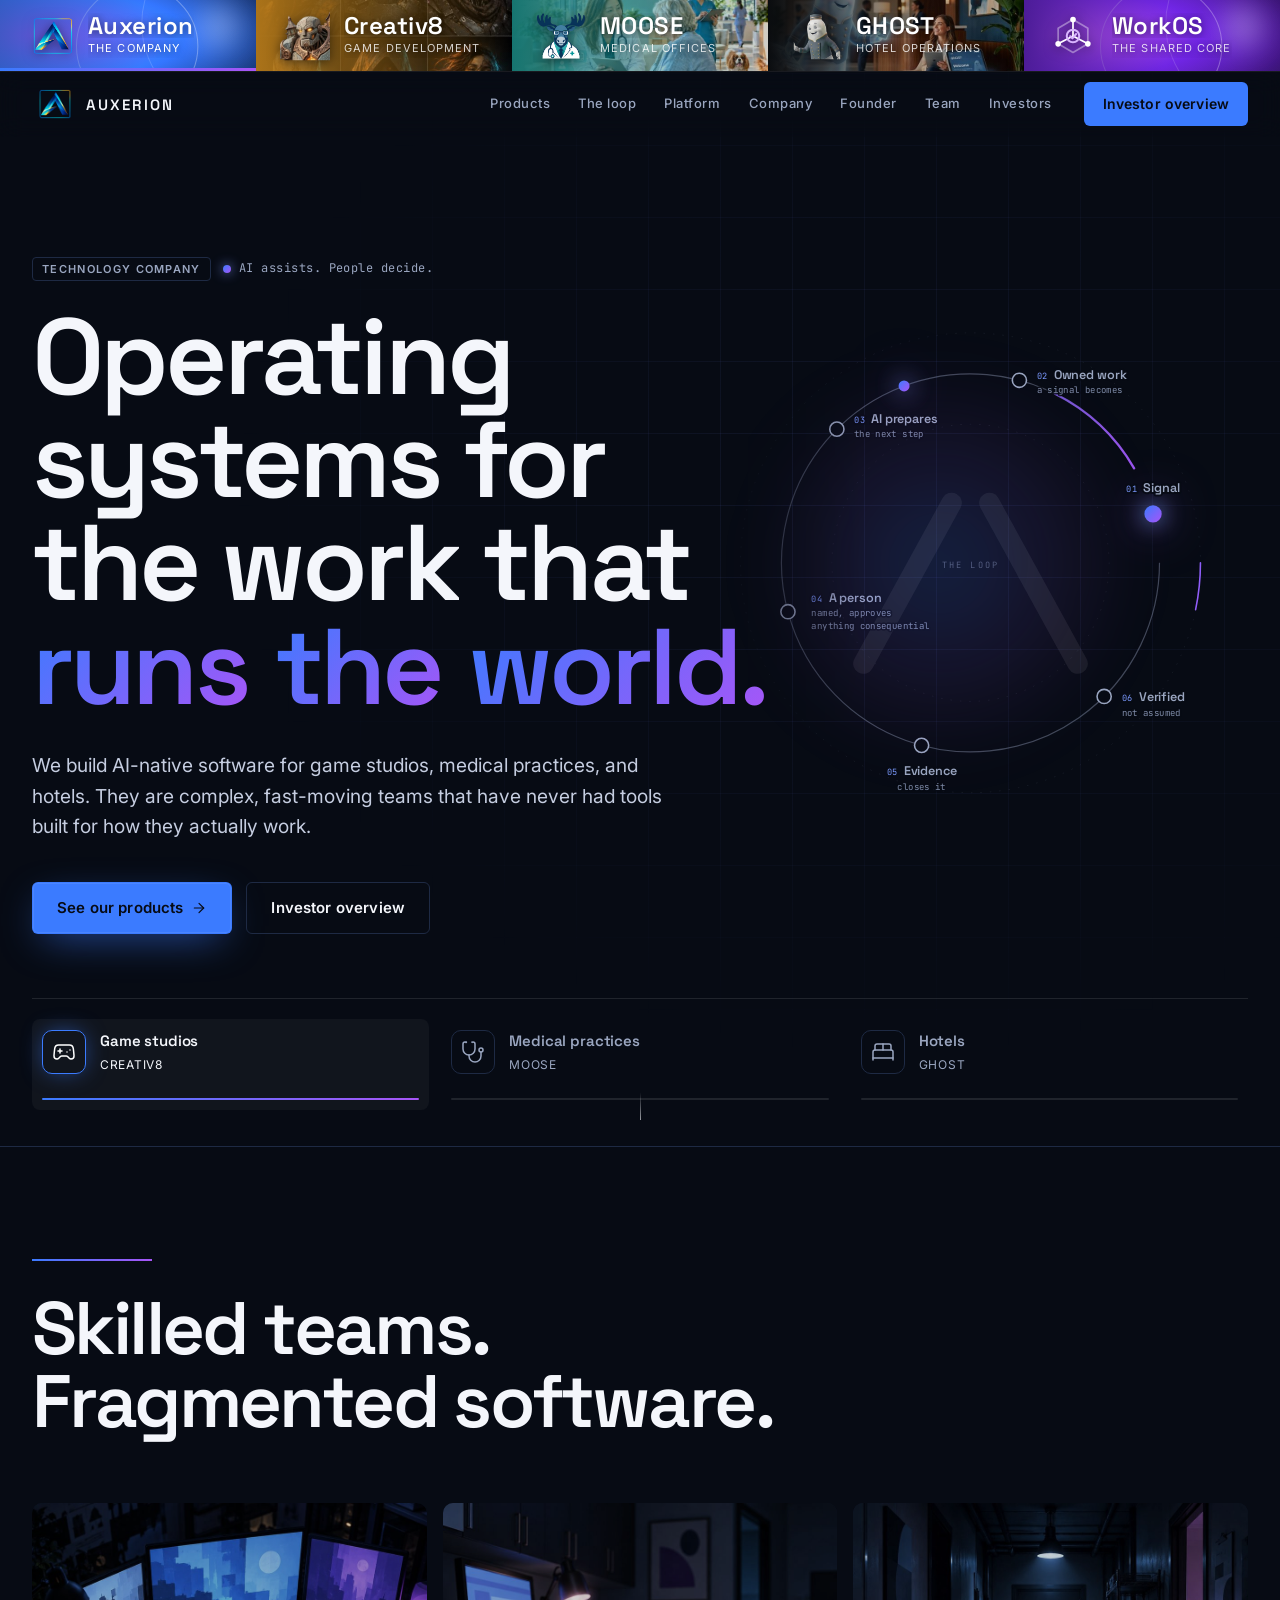
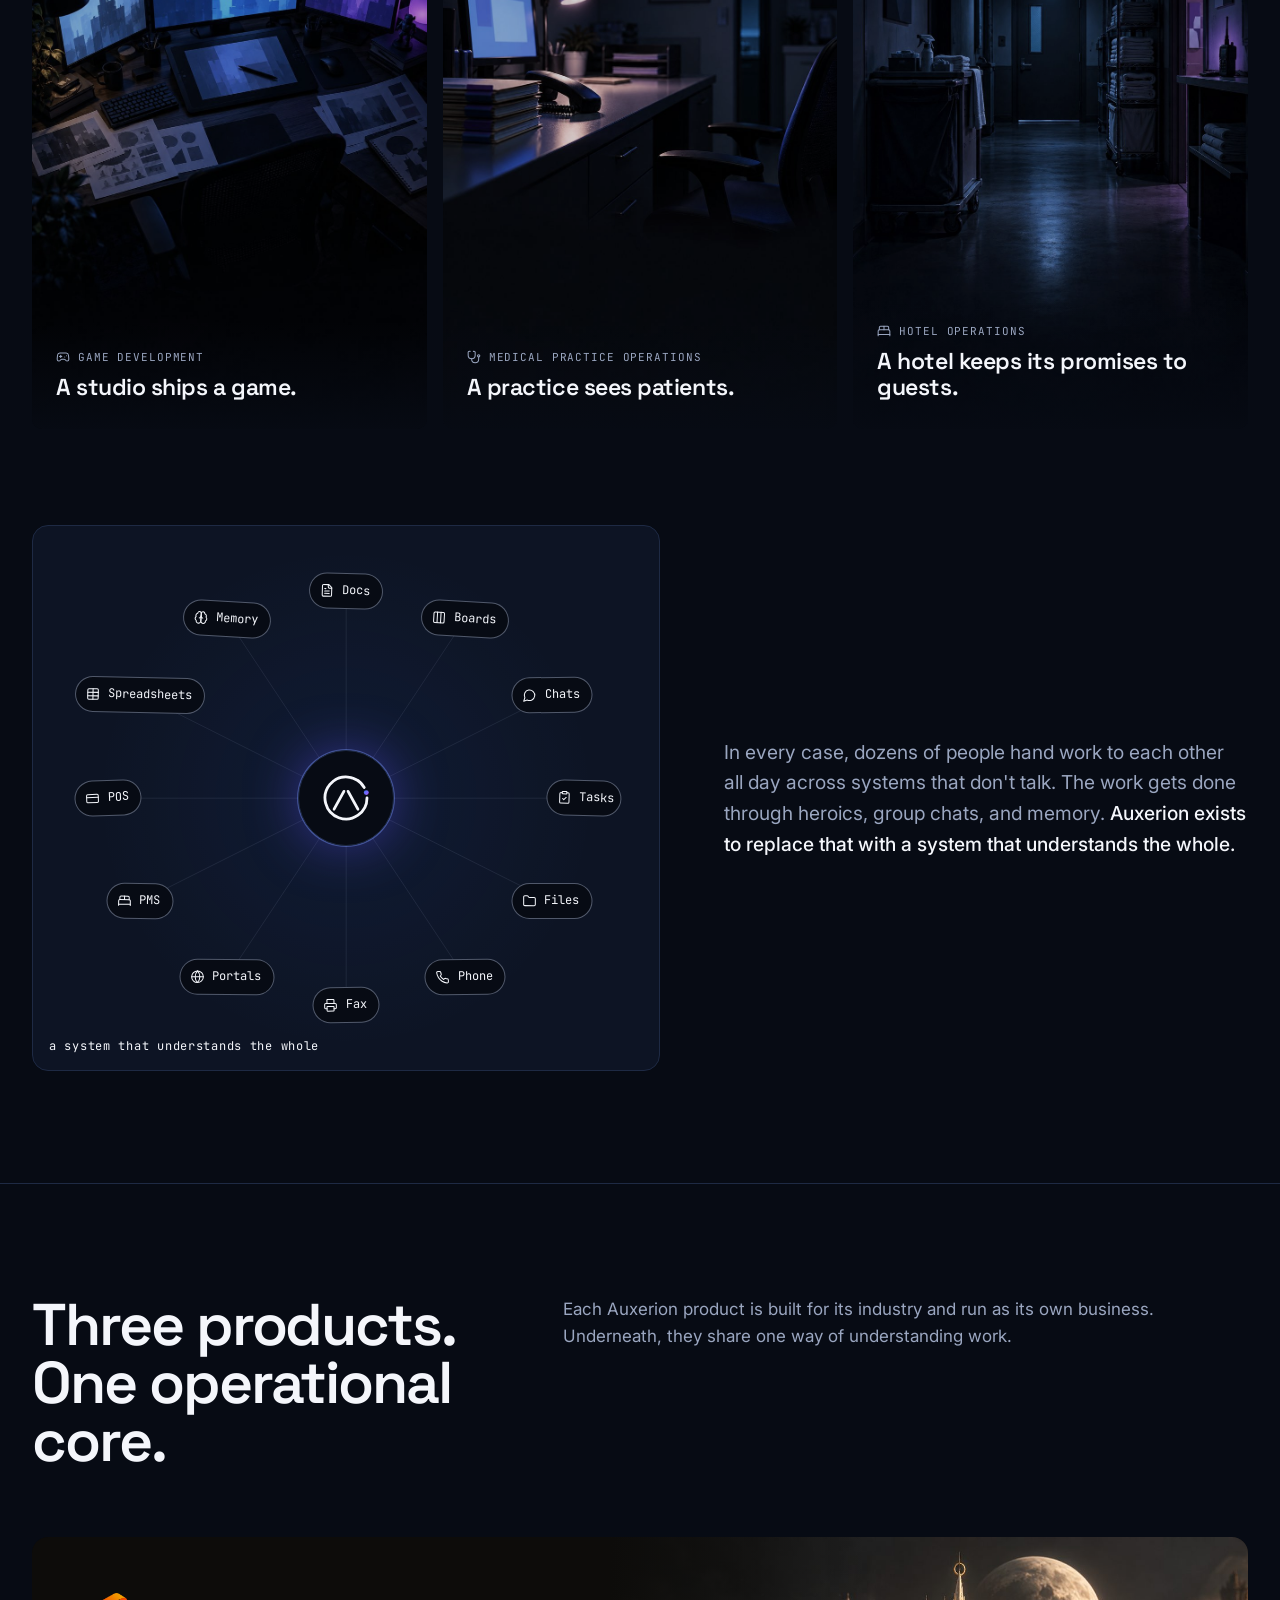
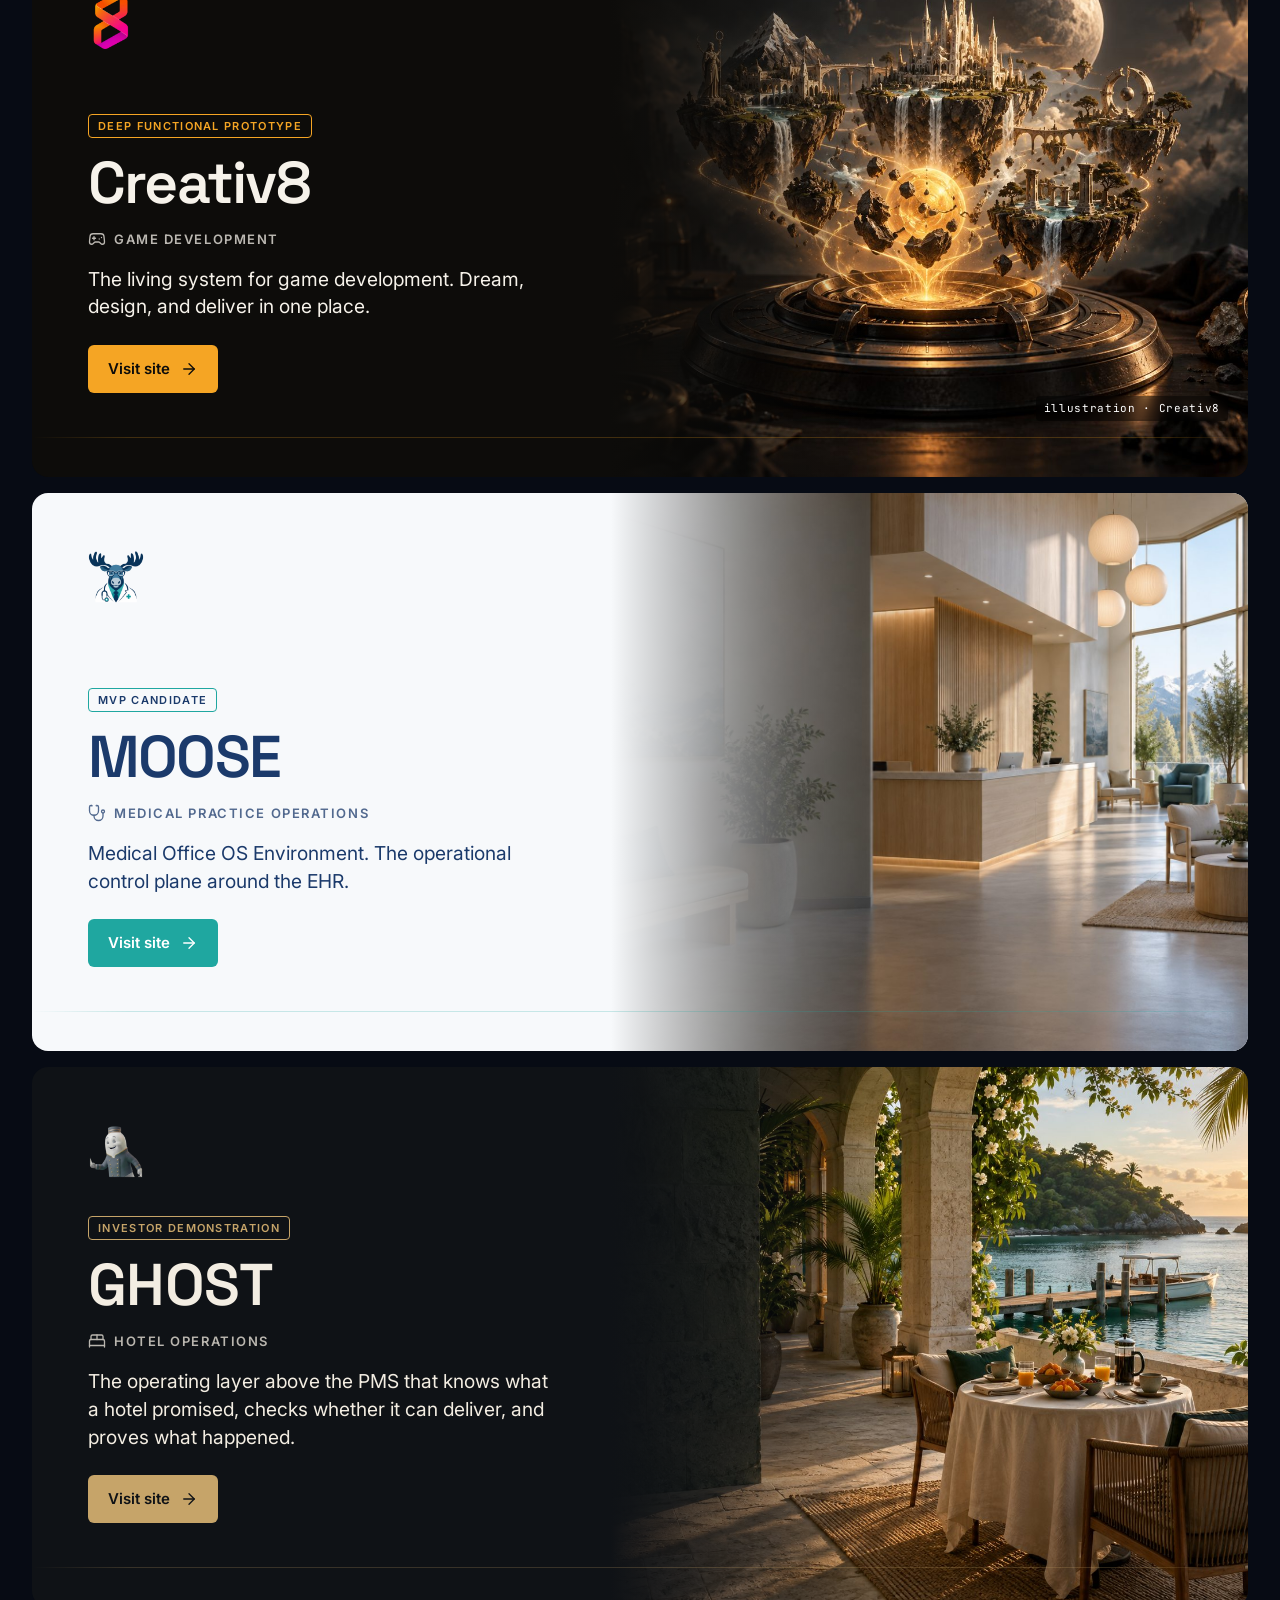
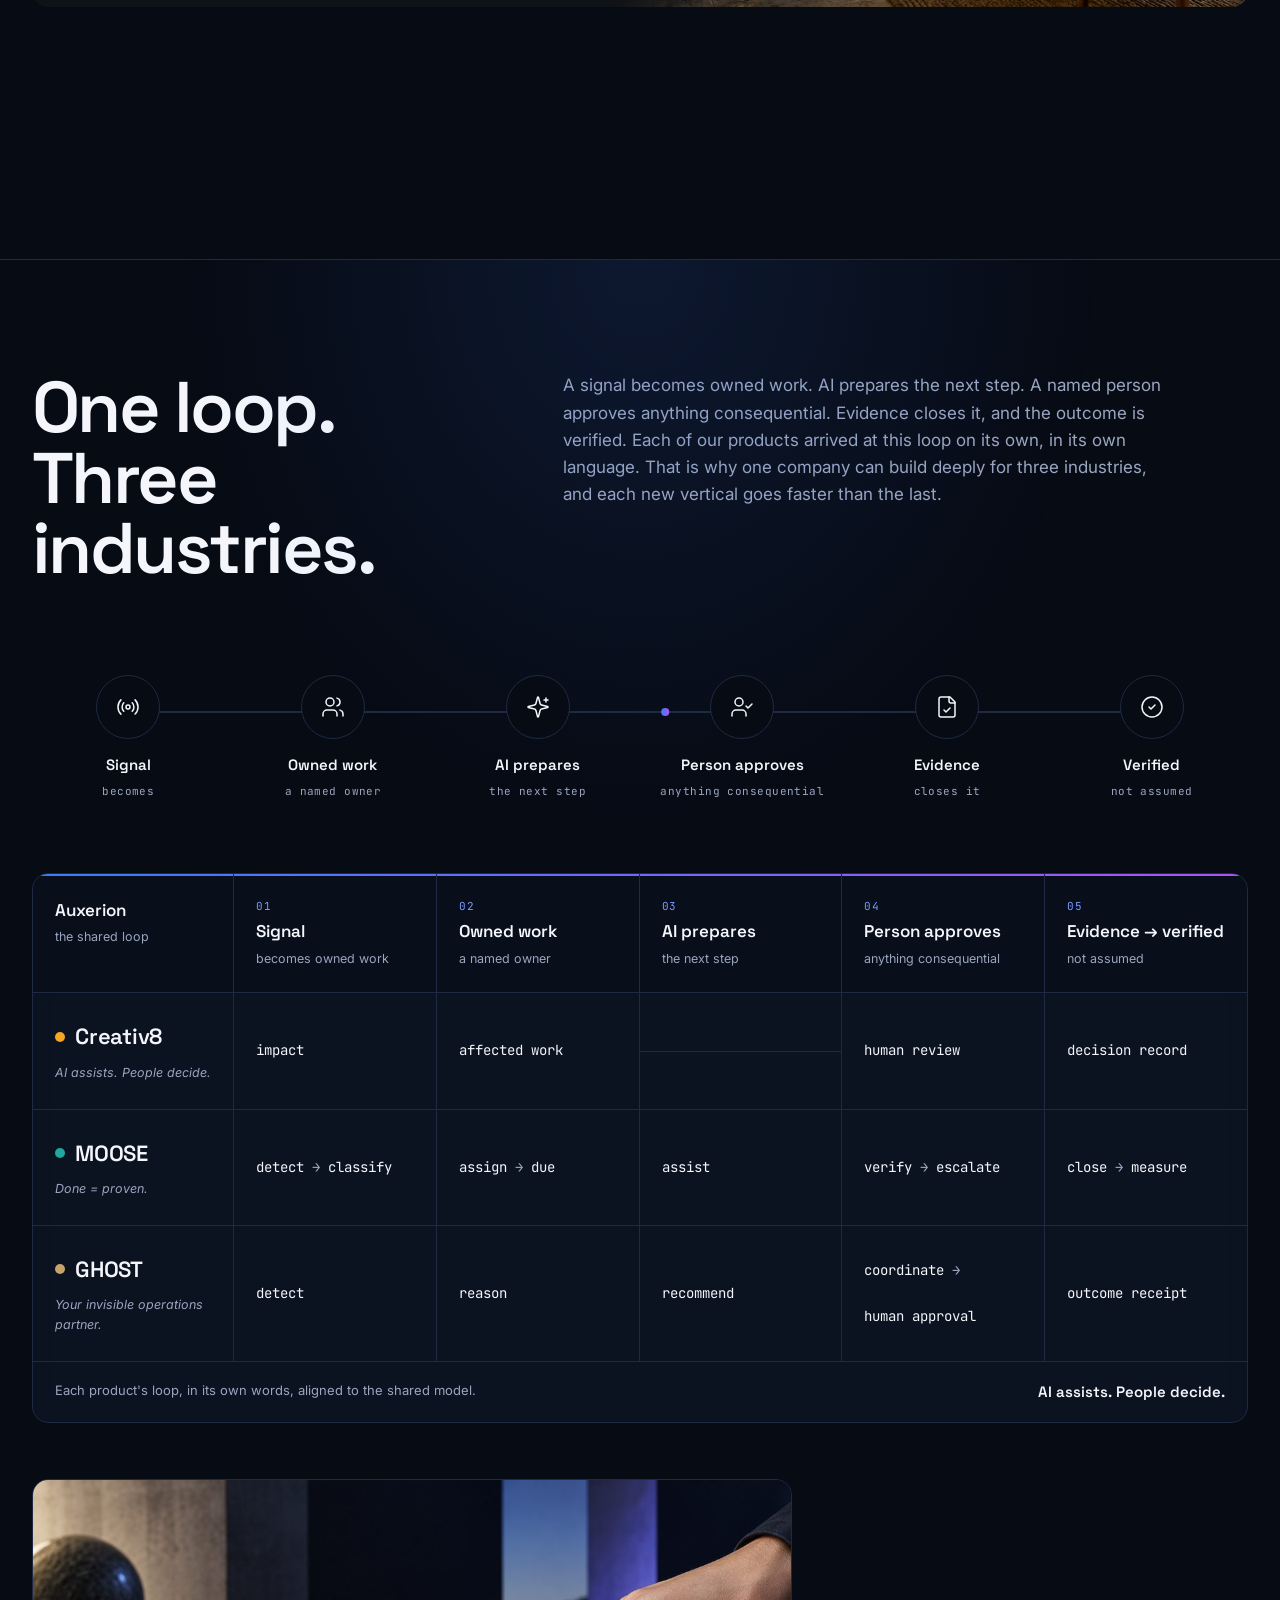
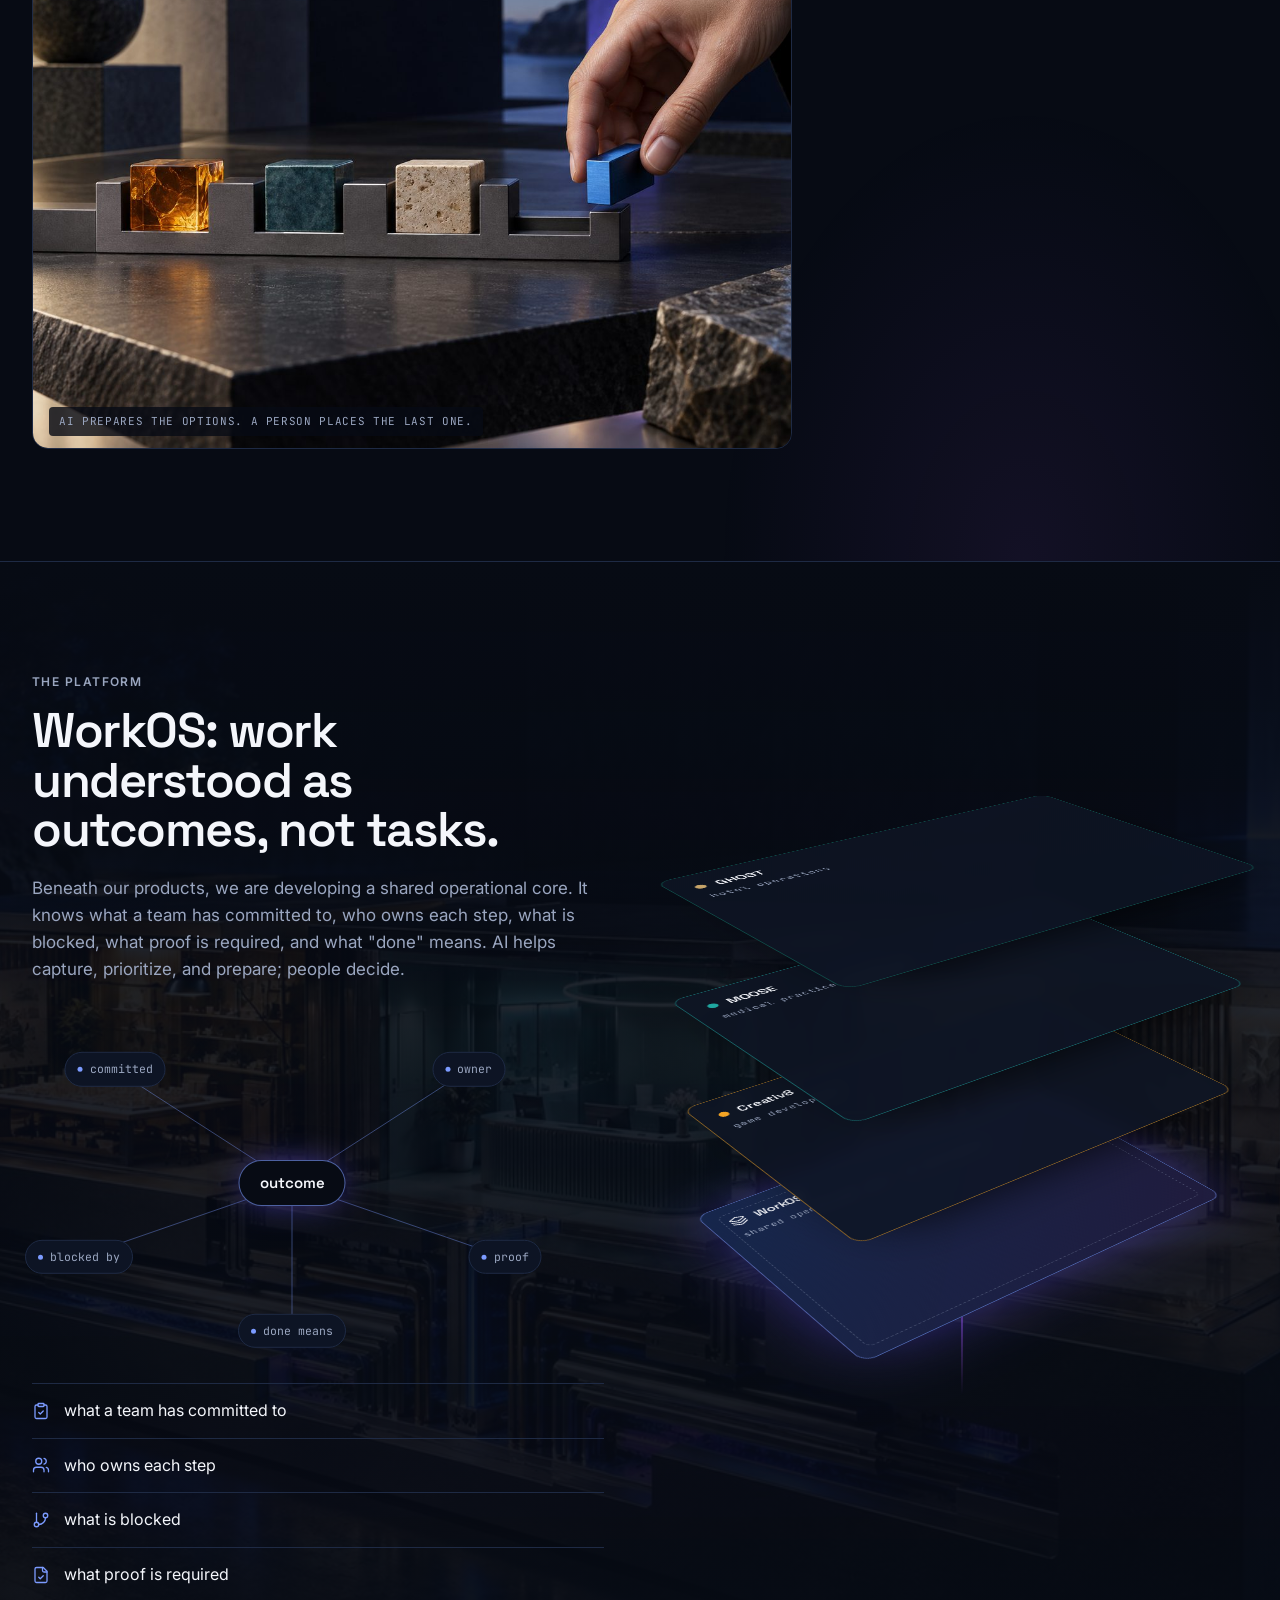
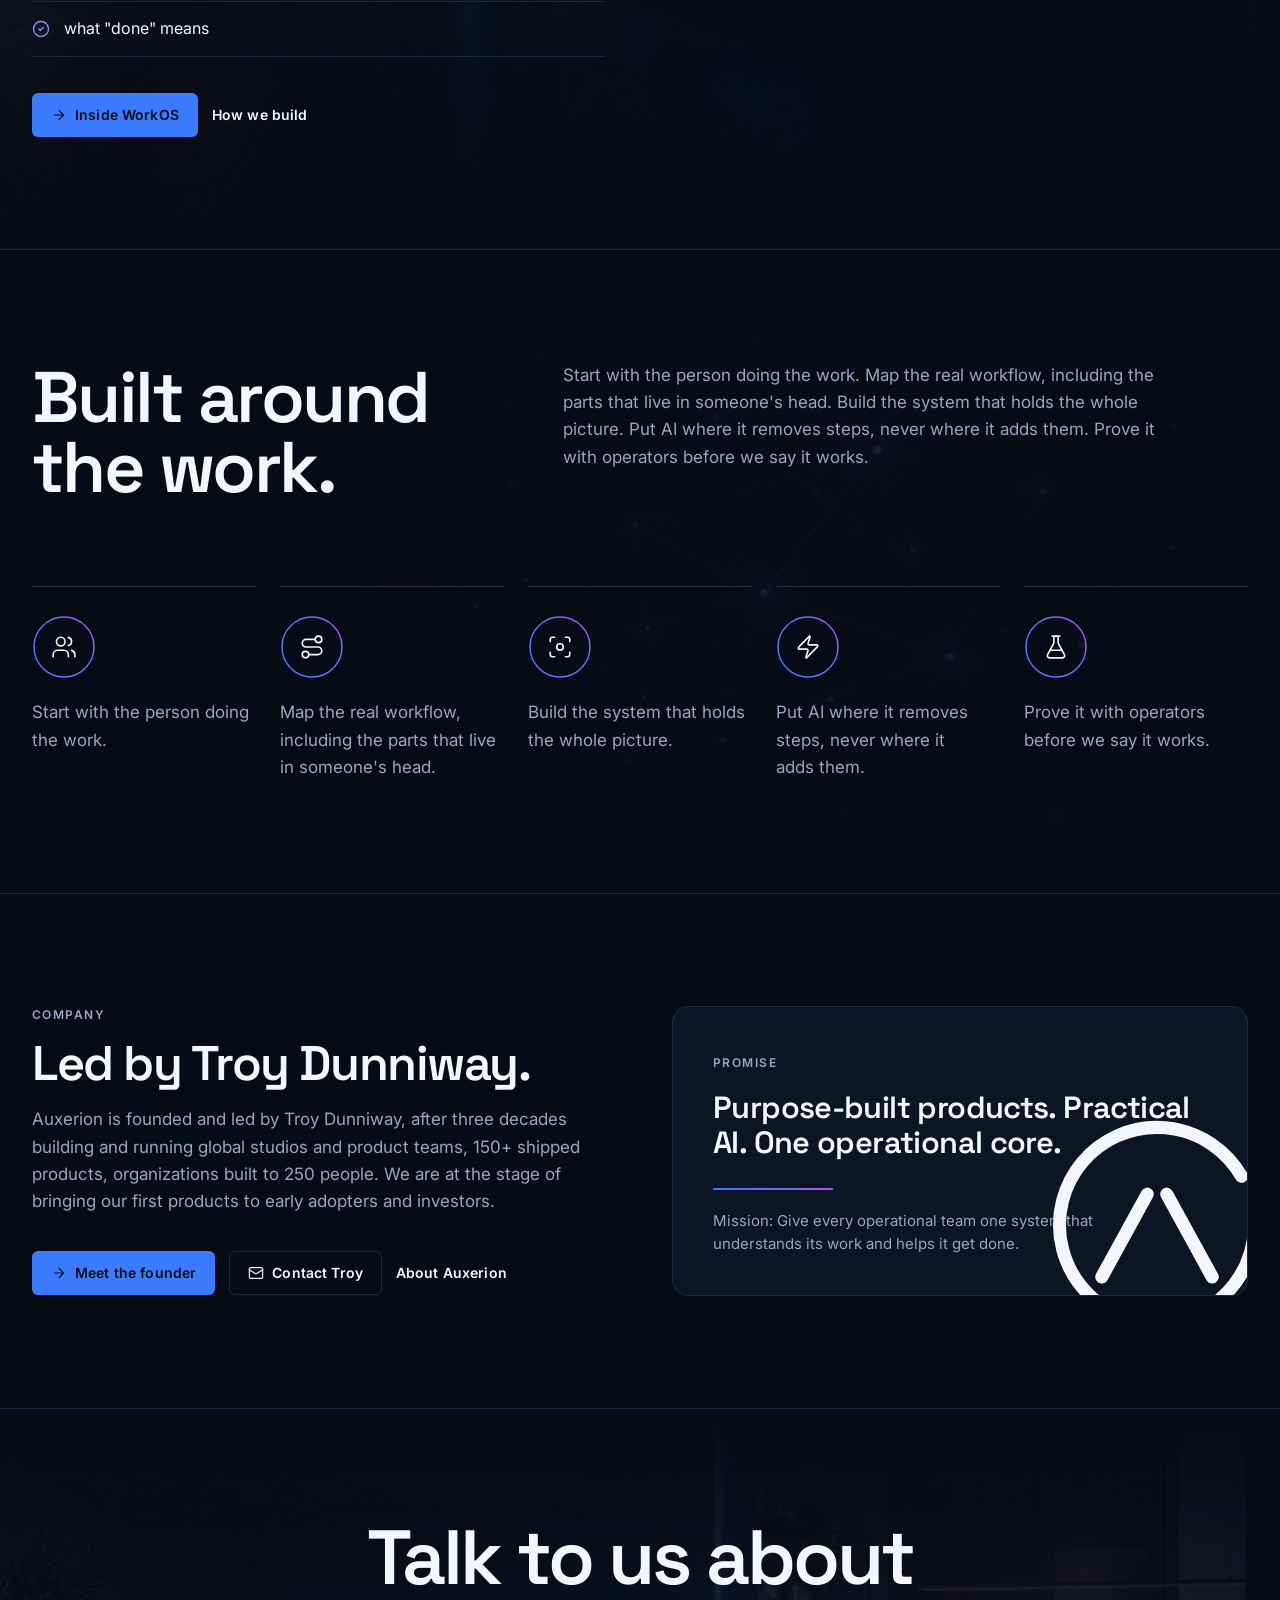
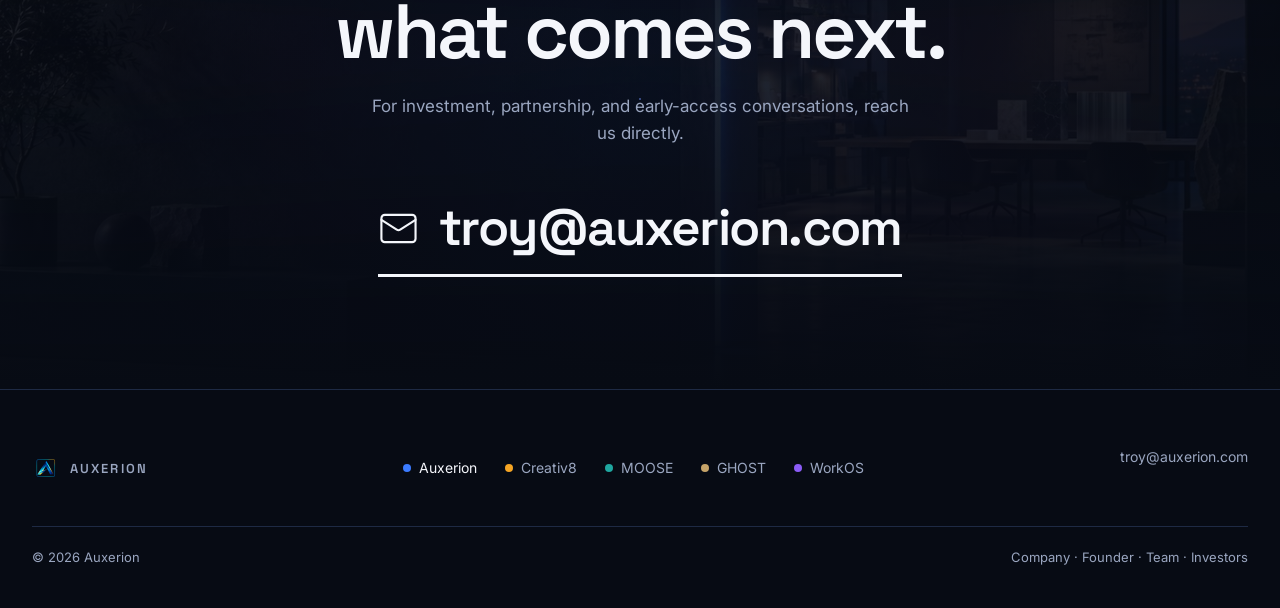
<file: index.html>
<!DOCTYPE html>
<html lang="en"><head><meta charset="utf-8"><meta name="viewport" content="width=device-width,initial-scale=1">
<title>Auxerion: AI-native operating systems for complex teams</title>
<meta name="description" content="Auxerion builds AI-native operating systems for game studios, medical practices, and hotels. Three products, one operational core.">
<link rel="canonical" href="https://auxerion.com/">
<meta property="og:type" content="website">
<meta property="og:site_name" content="Auxerion">
<meta property="og:url" content="https://auxerion.com/">
<meta property="og:title" content="Auxerion: AI-native operating systems for complex teams">
<meta property="og:description" content="Auxerion builds AI-native operating systems for game studios, medical practices, and hotels. Three products, one operational core.">
<meta property="og:image" content="https://auxerion.com/assets/og/auxerion.jpg">
<meta property="og:image:width" content="1200">
<meta property="og:image:height" content="630">
<meta name="twitter:card" content="summary_large_image">
<meta name="twitter:title" content="Auxerion: AI-native operating systems for complex teams">
<meta name="twitter:description" content="Auxerion builds AI-native operating systems for game studios, medical practices, and hotels. Three products, one operational core.">
<meta name="twitter:image" content="https://auxerion.com/assets/og/auxerion.jpg">


<link rel="icon" href="/assets/logos/auxerion-mark-2026.png">
<link rel="preconnect" href="https://fonts.googleapis.com"><link rel="preconnect" href="https://fonts.gstatic.com" crossorigin>
<link rel="stylesheet" href="https://fonts.googleapis.com/css2?family=Space+Grotesk:wght@500;600;700&family=Inter:wght@400;500;600&family=JetBrains+Mono:wght@400&display=swap">
<link rel="stylesheet" href="/family.css">
<link rel="stylesheet" href="/auxerion/home.css">
</head>
<body data-brand="aux"><svg width="0" height="0" aria-hidden="true" style="position:absolute"><defs><linearGradient id="sig" x1="0" y1="0" x2="1" y2="1"><stop offset="0" stop-color="#3B7BFF"/><stop offset="1" stop-color="#A855F7"/></linearGradient></defs></svg><template id="__bundler_thumbnail"><svg xmlns="http://www.w3.org/2000/svg" viewBox="0 0 100 100"><rect width="100" height="100" fill="#070B14"/><text x="50" y="50" text-anchor="middle" dominant-baseline="central" font-family="Space Grotesk,system-ui,sans-serif" font-weight="700" font-size="40" fill="#3B7BFF">A</text></svg></template>
<svg width="0" height="0" style="position:absolute" aria-hidden="true" fill="none" stroke="currentColor" stroke-width="1.75" stroke-linecap="round" stroke-linejoin="round"><defs>
<symbol id="i-arrow" viewBox="0 0 24 24" fill="none" stroke="currentColor" stroke-linecap="round" stroke-linejoin="round"><path d="M5 12h14"/><path d="m12 5 7 7-7 7"/></symbol>
<symbol id="i-check" viewBox="0 0 24 24" fill="none" stroke="currentColor" stroke-linecap="round" stroke-linejoin="round"><circle cx="12" cy="12" r="10"/><path d="m9 12 2 2 4-4"/></symbol>
<symbol id="i-shield" viewBox="0 0 24 24" fill="none" stroke="currentColor" stroke-linecap="round" stroke-linejoin="round"><path d="M20 13c0 5-3.5 7.5-7.66 8.95a1 1 0 0 1-.67-.01C7.5 20.5 4 18 4 13V6a1 1 0 0 1 1-1c2 0 4.5-1.2 6.24-2.72a1.17 1.17 0 0 1 1.52 0C14.51 3.81 17 5 19 5a1 1 0 0 1 1 1z"/><path d="m9 12 2 2 4-4"/></symbol>
<symbol id="i-usercheck" viewBox="0 0 24 24" fill="none" stroke="currentColor" stroke-linecap="round" stroke-linejoin="round"><path d="M16 21v-2a4 4 0 0 0-4-4H6a4 4 0 0 0-4 4v2"/><circle cx="9" cy="7" r="4"/><polyline points="16 11 18 13 22 9"/></symbol>
<symbol id="i-sparkles" viewBox="0 0 24 24" fill="none" stroke="currentColor" stroke-linecap="round" stroke-linejoin="round"><path d="M9.937 15.5A2 2 0 0 0 8.5 14.063l-6.135-1.582a.5.5 0 0 1 0-.962L8.5 9.936A2 2 0 0 0 9.937 8.5l1.582-6.135a.5.5 0 0 1 .963 0L14.063 8.5A2 2 0 0 0 15.5 9.937l6.135 1.581a.5.5 0 0 1 0 .964L15.5 14.063a2 2 0 0 0-1.437 1.437l-1.582 6.135a.5.5 0 0 1-.963 0z"/><path d="M20 3v4"/><path d="M22 5h-4"/></symbol>
<symbol id="i-radio" viewBox="0 0 24 24" fill="none" stroke="currentColor" stroke-linecap="round" stroke-linejoin="round"><path d="M4.9 19.1C1 15.2 1 8.8 4.9 4.9"/><path d="M7.8 16.2c-2.3-2.3-2.3-6.1 0-8.5"/><circle cx="12" cy="12" r="2"/><path d="M16.2 7.8c2.3 2.3 2.3 6.1 0 8.5"/><path d="M19.1 4.9C23 8.8 23 15.1 19.1 19"/></symbol>
<symbol id="i-filecheck" viewBox="0 0 24 24" fill="none" stroke="currentColor" stroke-linecap="round" stroke-linejoin="round"><path d="M15 2H6a2 2 0 0 0-2 2v16a2 2 0 0 0 2 2h12a2 2 0 0 0 2-2V7Z"/><path d="M14 2v4a2 2 0 0 0 2 2h4"/><path d="m9 15 2 2 4-4"/></symbol>
<symbol id="i-layers" viewBox="0 0 24 24" fill="none" stroke="currentColor" stroke-linecap="round" stroke-linejoin="round"><path d="M12.83 2.18a2 2 0 0 0-1.66 0L2.6 6.08a1 1 0 0 0 0 1.83l8.58 3.91a2 2 0 0 0 1.66 0l8.58-3.9a1 1 0 0 0 0-1.83z"/><path d="M2 12a1 1 0 0 0 .58.91l8.6 3.91a2 2 0 0 0 1.65 0l8.58-3.9A1 1 0 0 0 22 12"/><path d="M2 17a1 1 0 0 0 .58.91l8.6 3.91a2 2 0 0 0 1.65 0l8.58-3.9A1 1 0 0 0 22 17"/></symbol>
<symbol id="i-gamepad" viewBox="0 0 24 24" fill="none" stroke="currentColor" stroke-linecap="round" stroke-linejoin="round"><line x1="6" x2="10" y1="11" y2="11"/><line x1="8" x2="8" y1="9" y2="13"/><line x1="15" x2="15.01" y1="12" y2="12"/><line x1="18" x2="18.01" y1="10" y2="10"/><path d="M17.32 5H6.68a4 4 0 0 0-3.978 3.59c-.006.052-.01.101-.017.152C2.604 9.416 2 14.456 2 16a3 3 0 0 0 3 3c1 0 1.5-.5 2-1l1.414-1.414A2 2 0 0 1 9.828 16h4.344a2 2 0 0 1 1.414.586L17 18c.5.5 1 1 2 1a3 3 0 0 0 3-3c0-1.545-.604-6.584-.685-7.258-.007-.05-.011-.1-.017-.151A4 4 0 0 0 17.32 5z"/></symbol>
<symbol id="i-steth" viewBox="0 0 24 24" fill="none" stroke="currentColor" stroke-linecap="round" stroke-linejoin="round"><path d="M4.8 2.3A.3.3 0 1 0 5 2H4a2 2 0 0 0-2 2v5a6 6 0 0 0 6 6a6 6 0 0 0 6-6V4a2 2 0 0 0-2-2h-1a.2.2 0 1 0 .3.3"/><path d="M8 15v1a6 6 0 0 0 6 6a6 6 0 0 0 6-6v-4"/><circle cx="20" cy="10" r="2"/></symbol>
<symbol id="i-bed" viewBox="0 0 24 24" fill="none" stroke="currentColor" stroke-linecap="round" stroke-linejoin="round"><path d="M2 20v-8a2 2 0 0 1 2-2h16a2 2 0 0 1 2 2v8"/><path d="M4 10V6a2 2 0 0 1 2-2h12a2 2 0 0 1 2 2v4"/><path d="M12 4v6"/><path d="M2 18h20"/></symbol>
<symbol id="i-users" viewBox="0 0 24 24" fill="none" stroke="currentColor" stroke-linecap="round" stroke-linejoin="round"><path d="M16 21v-2a4 4 0 0 0-4-4H6a4 4 0 0 0-4 4v2"/><circle cx="9" cy="7" r="4"/><path d="M22 21v-2a4 4 0 0 0-3-3.87"/><path d="M16 3.13a4 4 0 0 1 0 7.75"/></symbol>
<symbol id="i-zap" viewBox="0 0 24 24" fill="none" stroke="currentColor" stroke-linecap="round" stroke-linejoin="round"><path d="M4 14a1 1 0 0 1-.78-1.63l9.9-10.2a.5.5 0 0 1 .86.46l-1.92 6.02A1 1 0 0 0 13 10h7a1 1 0 0 1 .78 1.63l-9.9 10.2a.5.5 0 0 1-.86-.46l1.92-6.02A1 1 0 0 0 11 14z"/></symbol>
<symbol id="i-flask" viewBox="0 0 24 24" fill="none" stroke="currentColor" stroke-linecap="round" stroke-linejoin="round"><path d="M14 2v6a2 2 0 0 0 .245.96l5.51 10.08A2 2 0 0 1 18 22H6a2 2 0 0 1-1.755-2.96l5.51-10.08A2 2 0 0 0 10 8V2"/><path d="M6.453 15h11.094"/><path d="M8.5 2h7"/></symbol>
<symbol id="i-scan" viewBox="0 0 24 24" fill="none" stroke="currentColor" stroke-linecap="round" stroke-linejoin="round"><path d="M3 7V5a2 2 0 0 1 2-2h2"/><path d="M17 3h2a2 2 0 0 1 2 2v2"/><path d="M21 17v2a2 2 0 0 1-2 2h-2"/><path d="M7 21H5a2 2 0 0 1-2-2v-2"/><circle cx="12" cy="12" r="3"/></symbol>
<symbol id="i-route" viewBox="0 0 24 24" fill="none" stroke="currentColor" stroke-linecap="round" stroke-linejoin="round"><circle cx="6" cy="19" r="3"/><path d="M9 19h8.5a3.5 3.5 0 0 0 0-7h-11a3.5 3.5 0 0 1 0-7H15"/><circle cx="18" cy="5" r="3"/></symbol>
<symbol id="i-branch" viewBox="0 0 24 24" fill="none" stroke="currentColor" stroke-linecap="round" stroke-linejoin="round"><line x1="6" x2="6" y1="3" y2="15"/><circle cx="18" cy="6" r="3"/><circle cx="6" cy="18" r="3"/><path d="M18 9a9 9 0 0 1-9 9"/></symbol>
<symbol id="i-mail" viewBox="0 0 24 24" fill="none" stroke="currentColor" stroke-linecap="round" stroke-linejoin="round"><rect width="20" height="16" x="2" y="4" rx="2"/><path d="m22 7-8.97 5.7a1.94 1.94 0 0 1-2.06 0L2 7"/></symbol>
<symbol id="i-doc" viewBox="0 0 24 24" fill="none" stroke="currentColor" stroke-linecap="round" stroke-linejoin="round"><path d="M15 2H6a2 2 0 0 0-2 2v16a2 2 0 0 0 2 2h12a2 2 0 0 0 2-2V7Z"/><path d="M14 2v4a2 2 0 0 0 2 2h4"/><path d="M10 9H8"/><path d="M16 13H8"/><path d="M16 17H8"/></symbol>
<symbol id="i-chat" viewBox="0 0 24 24" fill="none" stroke="currentColor" stroke-linecap="round" stroke-linejoin="round"><path d="M7.9 20A9 9 0 1 0 4 16.1L2 22Z"/></symbol>
<symbol id="i-board" viewBox="0 0 24 24" fill="none" stroke="currentColor" stroke-linecap="round" stroke-linejoin="round"><rect width="18" height="18" x="3" y="3" rx="2"/><path d="M9 3v18"/><path d="M15 3v18"/></symbol>
<symbol id="i-task" viewBox="0 0 24 24" fill="none" stroke="currentColor" stroke-linecap="round" stroke-linejoin="round"><rect width="8" height="4" x="8" y="2" rx="1"/><path d="M16 4h2a2 2 0 0 1 2 2v14a2 2 0 0 1-2 2H6a2 2 0 0 1-2-2V6a2 2 0 0 1 2-2h2"/><path d="m9 14 2 2 4-4"/></symbol>
<symbol id="i-folder" viewBox="0 0 24 24" fill="none" stroke="currentColor" stroke-linecap="round" stroke-linejoin="round"><path d="M20 20a2 2 0 0 0 2-2V8a2 2 0 0 0-2-2h-7.9a2 2 0 0 1-1.69-.9L9.6 3.9A2 2 0 0 0 7.93 3H4a2 2 0 0 0-2 2v13a2 2 0 0 0 2 2Z"/></symbol>
<symbol id="i-phone" viewBox="0 0 24 24" fill="none" stroke="currentColor" stroke-linecap="round" stroke-linejoin="round"><path d="M22 16.92v3a2 2 0 0 1-2.18 2 19.79 19.79 0 0 1-8.63-3.07 19.5 19.5 0 0 1-6-6 19.79 19.79 0 0 1-3.07-8.67A2 2 0 0 1 4.11 2h3a2 2 0 0 1 2 1.72c.127.96.361 1.903.7 2.81a2 2 0 0 1-.45 2.11L8.09 9.91a16 16 0 0 0 6 6l1.27-1.27a2 2 0 0 1 2.11-.45c.907.339 1.85.573 2.81.7A2 2 0 0 1 22 16.92z"/></symbol>
<symbol id="i-printer" viewBox="0 0 24 24" fill="none" stroke="currentColor" stroke-linecap="round" stroke-linejoin="round"><path d="M6 18H4a2 2 0 0 1-2-2v-5a2 2 0 0 1 2-2h16a2 2 0 0 1 2 2v5a2 2 0 0 1-2 2h-2"/><path d="M6 9V3a1 1 0 0 1 1-1h10a1 1 0 0 1 1 1v6"/><rect x="6" y="14" width="12" height="8" rx="1"/></symbol>
<symbol id="i-globe" viewBox="0 0 24 24" fill="none" stroke="currentColor" stroke-linecap="round" stroke-linejoin="round"><circle cx="12" cy="12" r="10"/><path d="M12 2a14.5 14.5 0 0 0 0 20 14.5 14.5 0 0 0 0-20"/><path d="M2 12h20"/></symbol>
<symbol id="i-table" viewBox="0 0 24 24" fill="none" stroke="currentColor" stroke-linecap="round" stroke-linejoin="round"><path d="M12 3v18"/><rect width="18" height="18" x="3" y="3" rx="2"/><path d="M3 9h18"/><path d="M3 15h18"/></symbol>
<symbol id="i-brain" viewBox="0 0 24 24" fill="none" stroke="currentColor" stroke-linecap="round" stroke-linejoin="round"><path d="M12 5a3 3 0 1 0-5.997.125 4 4 0 0 0-2.526 5.77 4 4 0 0 0 .556 6.588A4 4 0 1 0 12 18Z"/><path d="M12 5a3 3 0 1 1 5.997.125 4 4 0 0 1 2.526 5.77 4 4 0 0 1-.556 6.588A4 4 0 1 1 12 18Z"/><path d="M15 13a4.5 4.5 0 0 1-3-4 4.5 4.5 0 0 1-3 4"/></symbol>
<symbol id="i-card" viewBox="0 0 24 24" fill="none" stroke="currentColor" stroke-linecap="round" stroke-linejoin="round"><rect width="20" height="14" x="2" y="5" rx="2"/><line x1="2" x2="22" y1="10" y2="10"/></symbol>
<symbol id="i-mark" viewBox="0 0 160 160" fill="none" stroke="currentColor" stroke-linecap="round"><path d="M132 50A60 60 0 1 0 140 80" stroke-width="8"/><path d="M46 112L74 61M86 61L114 112" stroke-width="8"/></symbol>
</defs></svg>

<script src="/familybar.js"></script>
<header class="site-nav"><span class="progress" aria-hidden="true"></span><div class="wrap">
<a class="brand" href="/" aria-label="Auxerion home"><img class="ic-mark" src="/assets/logos/auxerion-mark-2026.png" alt="" width="40" height="40" decoding="async"><span>AUXERION</span></a>
<nav class="links" id="links" aria-label="Primary"><a href="#products">Products</a><a href="#loop">The loop</a><a href="#platform">Platform</a><a href="/company">Company</a><a href="/founder">Founder</a><a href="/team">Team</a><a href="/investors">Investors</a></nav>
<a class="btn primary nav-cta" href="/investors">Investor overview</a>
<button class="menu-btn" aria-expanded="false" aria-controls="links">Menu</button>
</div></header>
<main>
<section class="hero" data-screen-label="Hero">
<div class="bg" aria-hidden="true"><picture><source media="(max-width:860px)" srcset="/assets/creativ8/v2/hero-workbench-mobile.jpg" width="1086" height="1448"><img class="on" src="/assets/creativ8/v2/hero-workbench.jpg" alt="" width="1672" height="941" fetchpriority="high" decoding="async"></picture><picture><source media="(max-width:860px)" srcset="/assets/moose/v2/hero-practice-mobile.jpg" width="1086" height="1448"><img src="/assets/moose/v2/hero-practice.jpg" alt="" width="1672" height="941" decoding="async"></picture><picture><source media="(max-width:860px)" srcset="/assets/ghost-web/v2/hero-promise-mobile.jpg" width="1086" height="1448"><img src="/assets/ghost-web/v2/hero-promise.jpg" alt="" width="1672" height="941" decoding="async"></picture></div>
<div class="veil" aria-hidden="true"></div><div class="grid" aria-hidden="true"></div><div class="cursor" aria-hidden="true"></div>
<div class="orbit" aria-hidden="true"><div class="bloom"></div>
<svg viewBox="-120 0 800 640"><defs><linearGradient id="sig2" x1="0" y1="0" x2="1" y2="1"><stop offset="0" stop-color="#3B7BFF"/><stop offset="1" stop-color="#A855F7"/></linearGradient><linearGradient id="trail" x1="0" y1="0" x2="1" y2="0"><stop offset="0" stop-color="#3B7BFF" stop-opacity="0"/><stop offset="1" stop-color="#A855F7"/></linearGradient><path id="orbit" d="M527.8 200A240 240 0 1 0 560 320"/></defs>
<g class="spin"><circle cx="320" cy="320" r="292" class="ring2"/><circle cx="320" cy="320" r="292" class="ring3" stroke-dasharray="60 1775"/></g>
<g class="spin r"><circle cx="320" cy="320" r="176" class="ring2"/></g>
<path class="chev" d="M184 448L296 244M344 244L456 448"/>
<path class="ring" d="M527.8 200A240 240 0 1 0 560 320"/>
<path class="trail" d="M527.8 200A240 240 0 1 0 560 320"/>
<g class="node" style="--d:1.9s"><circle cx="382.1" cy="88.2" r="9"/><text x="404" y="86"><tspan class="n">02 </tspan>Owned work</text><text class="c" x="404" y="104">a signal becomes</text></g>
<g class="node" style="--d:4.45s"><circle cx="150.3" cy="150.3" r="9"/><text x="172" y="142"><tspan class="n">03 </tspan>AI prepares</text><text class="c" x="172" y="160">the next step</text></g>
<g class="node" style="--d:7s"><circle cx="88.2" cy="382.1" r="9"/><text x="118" y="370"><tspan class="n">04 </tspan>A person</text><text class="c" x="118" y="388">named, approves</text><text class="c" x="118" y="404">anything consequential</text></g>
<g class="node" style="--d:9.55s"><circle cx="257.9" cy="551.8" r="9"/><text class="mid" x="257.9" y="590" text-anchor="middle"><tspan class="n">05 </tspan>Evidence</text><text class="c" x="257.9" y="608" text-anchor="middle">closes it</text></g>
<g class="node" style="--d:12.1s"><circle cx="489.7" cy="489.7" r="9"/><text x="512" y="496"><tspan class="n">06 </tspan>Verified</text><text class="c" x="512" y="514">not assumed</text></g>
<text class="core" x="320" y="326" text-anchor="middle">THE LOOP</text>
<circle class="sigdot" cx="551.8" cy="257.9" r="11" fill="url(#sig2)"/><text class="mid" x="551.8" y="230" text-anchor="middle"><tspan class="n">01 </tspan>Signal</text>
<circle class="sigdot" r="7" fill="url(#sig2)"><animateMotion dur="14s" repeatCount="indefinite" calcMode="linear"><mpath href="#orbit"/></animateMotion></circle>
</svg></div>
<div class="wrap"><div class="copy">
<div class="eyebrow reveal in"><span class="tag">Technology company</span><span class="live"><i></i>AI assists. People decide.</span></div>
<h1 class="words"><span>Operating</span> <span>systems</span> <span>for</span> <span>the</span> <span>work</span> <span>that</span> <em><span>runs</span> <span>the</span> <span>world.</span></em></h1>
<p class="lede reveal in d3">We build AI-native software for game studios, medical practices, and hotels. They are complex, fast-moving teams that have never had tools built for how they actually work.</p>
<div class="actions reveal in d4"><a class="btn primary lg" href="#products">See our products <svg class="ic"><use href="#i-arrow"/></svg></a><a class="btn secondary lg" href="/investors">Investor overview</a></div>
</div>
<div class="strip reveal in d4" role="tablist" aria-label="Industries">
<button class="on" role="tab" aria-selected="true" data-i="0"><svg class="ic lg"><use href="#i-gamepad"/></svg><div><b>Game studios</b><span>Creativ8</span></div><div class="bar"><i></i></div></button>
<button role="tab" aria-selected="false" data-i="1"><svg class="ic lg"><use href="#i-steth"/></svg><div><b>Medical practices</b><span>MOOSE</span></div><div class="bar"><i></i></div></button>
<button role="tab" aria-selected="false" data-i="2"><svg class="ic lg"><use href="#i-bed"/></svg><div><b>Hotels</b><span>GHOST</span></div><div class="bar"><i></i></div></button>
</div></div>
<a class="cue" href="#problem" aria-label="Scroll"><span></span></a>
</section>

<section class="block problem" id="problem" data-screen-label="Problem"><div class="wrap">
<div class="reveal"><div class="signal draw" style="margin-bottom:32px"></div><h2 class="statement">Skilled teams.<br>Fragmented software.</h2></div>
<div class="tript">
<figure class="reveal"><img src="/assets/auxerion/problem-games.jpg" alt="A game studio desk at night, screens the only light" width="880" height="1173" loading="lazy" decoding="async"><figcaption><small><svg class="ic"><use href="#i-gamepad"/></svg>Game development</small>A studio ships a game.</figcaption></figure>
<figure class="reveal d1"><img src="/assets/auxerion/problem-clinic.jpg" alt="A medical office back-office counter after hours" width="880" height="1173" loading="lazy" decoding="async"><figcaption><small><svg class="ic"><use href="#i-steth"/></svg>Medical practice operations</small>A practice sees patients.</figcaption></figure>
<figure class="reveal d2"><img src="/assets/auxerion/problem-hotel.jpg" alt="A hotel back-of-house service corridor at night" width="880" height="1173" loading="lazy" decoding="async"><figcaption><small><svg class="ic"><use href="#i-bed"/></svg>Hotel operations</small>A hotel keeps its promises to guests.</figcaption></figure>
</div>
<div class="frag reveal">
<div class="converge" aria-hidden="true">
<svg class="lines" viewBox="0 0 100 100" preserveAspectRatio="none"><g></g></svg>
<div class="chip" style="--sx:8%;--sy:12%;--a:0"><svg class="ic"><use href="#i-doc"/></svg>Docs</div>
<div class="chip" style="--sx:70%;--sy:6%;--a:30"><svg class="ic"><use href="#i-board"/></svg>Boards</div>
<div class="chip" style="--sx:88%;--sy:40%;--a:60"><svg class="ic"><use href="#i-chat"/></svg>Chats</div>
<div class="chip" style="--sx:20%;--sy:78%;--a:90"><svg class="ic"><use href="#i-task"/></svg>Tasks</div>
<div class="chip" style="--sx:62%;--sy:84%;--a:120"><svg class="ic"><use href="#i-folder"/></svg>Files</div>
<div class="chip" style="--sx:40%;--sy:30%;--a:150"><svg class="ic"><use href="#i-phone"/></svg>Phone</div>
<div class="chip" style="--sx:82%;--sy:70%;--a:180"><svg class="ic"><use href="#i-printer"/></svg>Fax</div>
<div class="chip" style="--sx:4%;--sy:48%;--a:210"><svg class="ic"><use href="#i-globe"/></svg>Portals</div>
<div class="chip" style="--sx:50%;--sy:58%;--a:240"><svg class="ic"><use href="#i-bed"/></svg>PMS</div>
<div class="chip" style="--sx:30%;--sy:8%;--a:270"><svg class="ic"><use href="#i-card"/></svg>POS</div>
<div class="chip" style="--sx:66%;--sy:36%;--a:300"><svg class="ic"><use href="#i-table"/></svg>Spreadsheets</div>
<div class="chip" style="--sx:14%;--sy:30%;--a:330"><svg class="ic"><use href="#i-brain"/></svg>Memory</div>
<div class="core"><svg viewBox="0 0 160 160"><use href="#i-mark"/><circle cx="138" cy="64.5" r="7" fill="url(#sig)" stroke="none"/></svg></div>
<div class="state"><span class="s1">systems that don't talk</span><span class="s2">a system that understands the whole</span></div>
</div>
<p class="body">In every case, dozens of people hand work to each other all day across systems that don't talk. The work gets done through heroics, group chats, and memory. <strong>Auxerion exists to replace that with a system that understands the whole.</strong></p>
</div>
</div></section>

<section class="block portfolio" id="products" data-screen-label="Portfolio"><div class="wrap">
<div class="hd"><div class="reveal"><h2 class="statement sm">Three products.<br>One operational core.</h2></div><p class="lede reveal d1">Each Auxerion product is built for its industry and run as its own business. Underneath, they share one way of understanding work.</p></div>
<div class="panels">
<a class="panel c8 reveal" href="/creativ8"><div class="txt"><img class="logo" src="/assets/logos/creativ8-mark-2026.png" alt=""><span class="tag">Deep functional prototype</span><span class="pname">Creativ8</span><span class="pcat"><svg class="ic"><use href="#i-gamepad"/></svg>Game development</span><p>The living system for game development. Dream, design, and deliver in one place.</p><span class="go">Visit site <svg class="ic"><use href="#i-arrow"/></svg></span></div><div class="pic"><img src="/assets/creativ8/panel-creator.jpg" alt="A miniature imagined world grows from a luminous seed, combining terrain, architecture, and worldbuilding artifacts" width="1400" height="933"><span class="cap">illustration · Creativ8</span></div><div class="marq"><div>Designer · Creator · Viz · Wiki · Assembler · Producer · Maker · Manager · Dream. Design. Deliver. · Designer · Creator · Viz · Wiki · Assembler · Producer · Maker · Manager · Dream. Design. Deliver. · </div></div></a>
<a class="panel mo reveal" href="/moose"><div class="txt"><img class="logo" src="/assets/logos/moose-mark-2026.png" alt="" width="384" height="384"><span class="tag">MVP candidate</span><span class="pname">MOOSE</span><span class="pcat"><svg class="ic"><use href="#i-steth"/></svg>Medical practice operations</span><p>Medical Office OS Environment. The operational control plane around the EHR.</p><span class="go">Visit site <svg class="ic"><use href="#i-arrow"/></svg></span></div><div class="pic"><img src="/assets/auxerion/panel-moose.jpg" alt="A light modern medical practice interior" width="1340" height="1174" loading="lazy" decoding="async"></div><div class="marq"><div>detect · classify · assign · due · assist · verify · escalate · close · measure · Done = proven. · detect · classify · assign · due · assist · verify · escalate · close · measure · Done = proven. · </div></div></a>
<a class="panel ha reveal" href="/ghost"><div class="txt"><img class="logo" src="/assets/logos/ghost-mark-2026.png" alt=""><span class="tag">Investor demonstration</span><span class="pname">GHOST</span><span class="pcat"><svg class="ic"><use href="#i-bed"/></svg>Hotel operations</span><p>The operating layer above the PMS that knows what a hotel promised, checks whether it can deliver, and proves what happened.</p><span class="go">Visit site <svg class="ic"><use href="#i-arrow"/></svg></span></div><div class="pic"><img src="/assets/ghost-web/v2/hero-promise.jpg" alt="A private-island hotel terrace at sunset: breakfast laid on a linen table under stone arches, a launch tied up at the dock, the reef beyond" width="1672" height="941" loading="lazy" decoding="async"></div><div class="marq"><div>Detect → Reason → Recommend → Coordinate → Human approval · Present everywhere. In the way nowhere. · Detect → Reason → Recommend → Coordinate → Human approval · Present everywhere. In the way nowhere. · </div></div></a>
</div>
</div></section>

<section class="block loopsec" id="loop" data-screen-label="The loop"><div class="wrap">
<div class="hd"><div class="reveal"><h2>One loop.<br>Three industries.</h2></div><p class="lede reveal d1">A signal becomes owned work. AI prepares the next step. A named person approves anything consequential. Evidence closes it, and the outcome is verified. Each of our products arrived at this loop on its own, in its own language. That is why one company can build deeply for three industries, and each new vertical goes faster than the last.</p></div>
<div class="pipe reveal" aria-hidden="true">
<svg class="wire" viewBox="0 0 1000 10" preserveAspectRatio="none"><defs><linearGradient id="pw" x1="0" x2="1"><stop offset="0" stop-color="#3B7BFF"/><stop offset="1" stop-color="#A855F7"/></linearGradient><path id="wirep" d="M0 5H1000"/></defs><path d="M0 5H1000" class="base"/><circle r="4" fill="url(#pw)"><animateMotion dur="6s" repeatCount="indefinite"><mpath href="#wirep"/></animateMotion></circle><circle r="4" fill="url(#pw)"><animateMotion dur="6s" begin="2s" repeatCount="indefinite"><mpath href="#wirep"/></animateMotion></circle><circle r="4" fill="url(#pw)"><animateMotion dur="6s" begin="4s" repeatCount="indefinite"><mpath href="#wirep"/></animateMotion></circle></svg>
<div class="st" style="--d:0s"><span class="ring"><svg class="ic"><use href="#i-radio"/></svg></span><b>Signal</b><small>becomes</small></div>
<div class="st" style="--d:1.2s"><span class="ring"><svg class="ic"><use href="#i-users"/></svg></span><b>Owned work</b><small>a named owner</small></div>
<div class="st" style="--d:2.4s"><span class="ring"><svg class="ic"><use href="#i-sparkles"/></svg></span><b>AI prepares</b><small>the next step</small></div>
<div class="st" style="--d:3.6s"><span class="ring"><svg class="ic"><use href="#i-usercheck"/></svg></span><b>Person approves</b><small>anything consequential</small></div>
<div class="st" style="--d:4.8s"><span class="ring"><svg class="ic"><use href="#i-filecheck"/></svg></span><b>Evidence</b><small>closes it</small></div>
<div class="st" style="--d:6s"><span class="ring"><svg class="ic"><use href="#i-check"/></svg></span><b>Verified</b><small>not assumed</small></div>
</div>
<div class="thesis reveal d2" role="table" aria-label="The shared loop in each product's own vocabulary"><span class="beam"></span><div class="inner">
<div class="trow" role="row"><div class="head">Auxerion<span class="c">the shared loop</span></div><div class="head"><span class="n">01</span>Signal<span class="c">becomes owned work</span></div><div class="head"><span class="n">02</span>Owned work<span class="c">a named owner</span></div><div class="head"><span class="n">03</span>AI prepares<span class="c">the next step</span></div><div class="head"><span class="n">04</span>Person approves<span class="c">anything consequential</span></div><div class="head"><span class="n">05</span>Evidence → verified<span class="c">not assumed</span></div></div>
<div class="trow reveal" role="row"><div class="who"><b><i style="background:var(--c8)"></i>Creativ8</b><span>AI assists. People decide.</span></div><div class="v">impact</div><div class="v">affected work</div><div class="v gap"></div><div class="v">human review</div><div class="v">decision record</div></div>
<div class="trow reveal d1" role="row"><div class="who"><b><i style="background:var(--mo)"></i>MOOSE</b><span>Done = proven.</span></div><div class="v">detect <span class="arr">→</span> classify</div><div class="v">assign <span class="arr">→</span> due</div><div class="v">assist</div><div class="v">verify <span class="arr">→</span> escalate</div><div class="v">close <span class="arr">→</span> measure</div></div>
<div class="trow reveal d2" role="row"><div class="who"><b><i style="background:var(--ha)"></i>GHOST</b><span>Your invisible operations partner.</span></div><div class="v">detect</div><div class="v">reason</div><div class="v">recommend</div><div class="v">coordinate <span class="arr">→</span> human approval</div><div class="v">outcome receipt</div></div>
</div><div class="foot"><span>Each product's loop, in its own words, aligned to the shared model.</span><span class="rule">AI assists. People decide.</span></div></div>
<figure class="band reveal"><img src="/assets/auxerion/v2/human-decision.jpg" alt="A hand placing the final block, choosing between prepared options" width="1200" height="900" loading="lazy" decoding="async"><figcaption>AI prepares the options. A person places the last one.</figcaption></figure>
</div></section>

<section class="block plat" id="platform" data-screen-label="Platform"><div class="platbg" aria-hidden="true"><img src="/assets/auxerion/v2/platform-foundation.jpg" alt="" width="1200" height="900" loading="lazy" decoding="async"></div><div class="wrap grid">
<div class="reveal"><span class="label" style="display:block;margin-bottom:16px">The platform</span><h2>WorkOS: work understood as outcomes, not tasks.</h2><p class="lede">Beneath our products, we are developing a shared operational core. It knows what a team has committed to, who owns each step, what is blocked, what proof is required, and what "done" means. AI helps capture, prioritize, and prepare; people decide.</p>
<div class="wgraph" role="img" aria-label="An outcome carries what a team committed to, who owns each step, what is blocked, what proof is required, and what done means"><span class="wo">outcome</span><span class="wn n1"><i aria-hidden="true"></i>committed</span><span class="wn n2"><i aria-hidden="true"></i>owner</span><span class="wn n3"><i aria-hidden="true"></i>blocked by</span><span class="wn n4"><i aria-hidden="true"></i>proof</span><span class="wn n5"><i aria-hidden="true"></i>done means</span><svg class="wl" viewBox="0 0 100 100" preserveAspectRatio="none" aria-hidden="true"><line x1="50" y1="50" x2="16" y2="16"/><line x1="50" y1="50" x2="84" y2="16"/><line x1="50" y1="50" x2="9" y2="72"/><line x1="50" y1="50" x2="91" y2="72"/><line x1="50" y1="50" x2="50" y2="94"/></svg></div>
<ul class="knows"><li><svg class="ic"><use href="#i-task"/></svg>what a team has committed to</li><li><svg class="ic"><use href="#i-users"/></svg>who owns each step</li><li><svg class="ic"><use href="#i-branch"/></svg>what is blocked</li><li><svg class="ic"><use href="#i-filecheck"/></svg>what proof is required</li><li><svg class="ic"><use href="#i-check"/></svg>what "done" means</li></ul>
<div class="actions"><a class="btn primary" href="/workos"><svg class="ic"><use href="#i-arrow"/></svg>Inside WorkOS</a><a class="btn text" href="/company">How we build</a></div></div>
<div class="stack reveal d1" aria-hidden="true"><span class="beam"></span>
<div class="plate core"><div><b><svg class="ic"><use href="#i-layers"/></svg>WorkOS</b><small>shared operational core · in development</small></div></div>
<div class="plate p1"><div><b><i style="background:var(--c8)"></i>Creativ8</b><small>game development</small></div></div>
<div class="plate p2"><div><b><i style="background:var(--mo)"></i>MOOSE</b><small>medical practice operations</small></div></div>
<div class="plate p3"><div><b><i style="background:var(--ha)"></i>GHOST</b><small>hotel operations</small></div></div>
</div>
</div></section>

<section class="block approach" id="approach" data-screen-label="Approach"><div class="bgimg" aria-hidden="true"><img src="/assets/auxerion/approach-bg.jpg" alt="" width="1672" height="941" loading="lazy" decoding="async"></div><div class="wrap">
<div class="hd"><div class="reveal"><h2>Built around<br>the work.</h2></div><p class="lede reveal d1">Start with the person doing the work. Map the real workflow, including the parts that live in someone's head. Build the system that holds the whole picture. Put AI where it removes steps, never where it adds them. Prove it with operators before we say it works.</p></div>
<div class="steps">
<div class="step reveal"><span class="oring"><svg viewBox="0 0 64 64"><circle cx="32" cy="32" r="30"/></svg><svg class="ic"><use href="#i-users"/></svg></span><p>Start with the person doing the work.</p></div>
<div class="step reveal d1"><span class="oring"><svg viewBox="0 0 64 64"><circle cx="32" cy="32" r="30"/></svg><svg class="ic"><use href="#i-route"/></svg></span><p>Map the real workflow, including the parts that live in someone's head.</p></div>
<div class="step reveal d2"><span class="oring"><svg viewBox="0 0 64 64"><circle cx="32" cy="32" r="30"/></svg><svg class="ic"><use href="#i-scan"/></svg></span><p>Build the system that holds the whole picture.</p></div>
<div class="step reveal d3"><span class="oring"><svg viewBox="0 0 64 64"><circle cx="32" cy="32" r="30"/></svg><svg class="ic"><use href="#i-zap"/></svg></span><p>Put AI where it removes steps, never where it adds them.</p></div>
<div class="step reveal d4"><span class="oring"><svg viewBox="0 0 64 64"><circle cx="32" cy="32" r="30"/></svg><svg class="ic"><use href="#i-flask"/></svg></span><p>Prove it with operators before we say it works.</p></div>
</div>
</div></section>

<section class="block company" id="company" data-screen-label="Company"><div class="wrap grid">
<div class="reveal"><span class="label" style="display:block;margin-bottom:16px">Company</span><h2>Led by Troy Dunniway.</h2><p class="lede">Auxerion is founded and led by Troy Dunniway, after three decades building and running global studios and product teams, 150+ shipped products, organizations built to 250 people. We are at the stage of bringing our first products to early adopters and investors.</p><div class="actions"><a class="btn primary" href="/founder"><svg class="ic"><use href="#i-arrow"/></svg>Meet the founder</a><a class="btn secondary" href="mailto:troy@auxerion.com"><svg class="ic"><use href="#i-mail"/></svg>Contact Troy</a><a class="btn text" href="/company">About Auxerion</a></div></div>
<div class="promise reveal d1"><span class="label">Promise</span><p class="pq">Purpose-built products. Practical AI. One operational core.</p><div class="signal"></div><p class="small muted">Mission: Give every operational team one system that understands its work and helps it get done.</p><svg class="wm" viewBox="0 0 160 160" aria-hidden="true"><use href="#i-mark"/></svg></div>
</div></section>

<section class="block contact" id="contact" data-screen-label="Contact"><div class="ctbg" aria-hidden="true"><img src="/assets/auxerion/v2/contact-threshold.jpg" alt="" width="1400" height="788" loading="lazy" decoding="async"></div><div class="halo" aria-hidden="true"><i></i><i></i><i></i></div><div class="wrap">
<h2 class="reveal">Talk to us about<br>what comes next.</h2>
<p class="lede reveal d1">For investment, partnership, and early-access conversations, reach us directly.</p>
<a class="big reveal d2" href="mailto:troy@auxerion.com"><svg class="ic"><use href="#i-mail"/></svg>troy@auxerion.com</a>
</div></section>
</main>

<footer><div class="wrap">
<div class="top">
<a class="brand" href="/" aria-label="Auxerion"><img class="ic-mark" src="/assets/logos/auxerion-mark-2026.png" alt="" width="24" height="24" decoding="async"><span style="font-size:13px">AUXERION</span></a>
<nav class="family" aria-label="Auxerion family"><a href="/" aria-current="true"><span class="dot" style="background:var(--ax)"></span>Auxerion</a><a href="/creativ8"><span class="dot" style="background:var(--c8)"></span>Creativ8</a><a href="/moose"><span class="dot" style="background:var(--mo)"></span>MOOSE</a><a href="/ghost"><span class="dot" style="background:var(--ha)"></span>GHOST</a><a href="/workos"><span class="dot" style="background:var(--wo)"></span>WorkOS</a></nav>
<div><a href="mailto:troy@auxerion.com">troy@auxerion.com</a></div>
</div>
<div class="bottom"><span>© 2026 Auxerion</span><span><a href="/company">Company</a> · <a href="/founder">Founder</a> · <a href="/team">Team</a> · <a href="/investors">Investors</a></span></div>
</div></footer>
<script src="/family.js"></script>
<script src="/auxerion/home.js"></script>
</body></html>
</file>
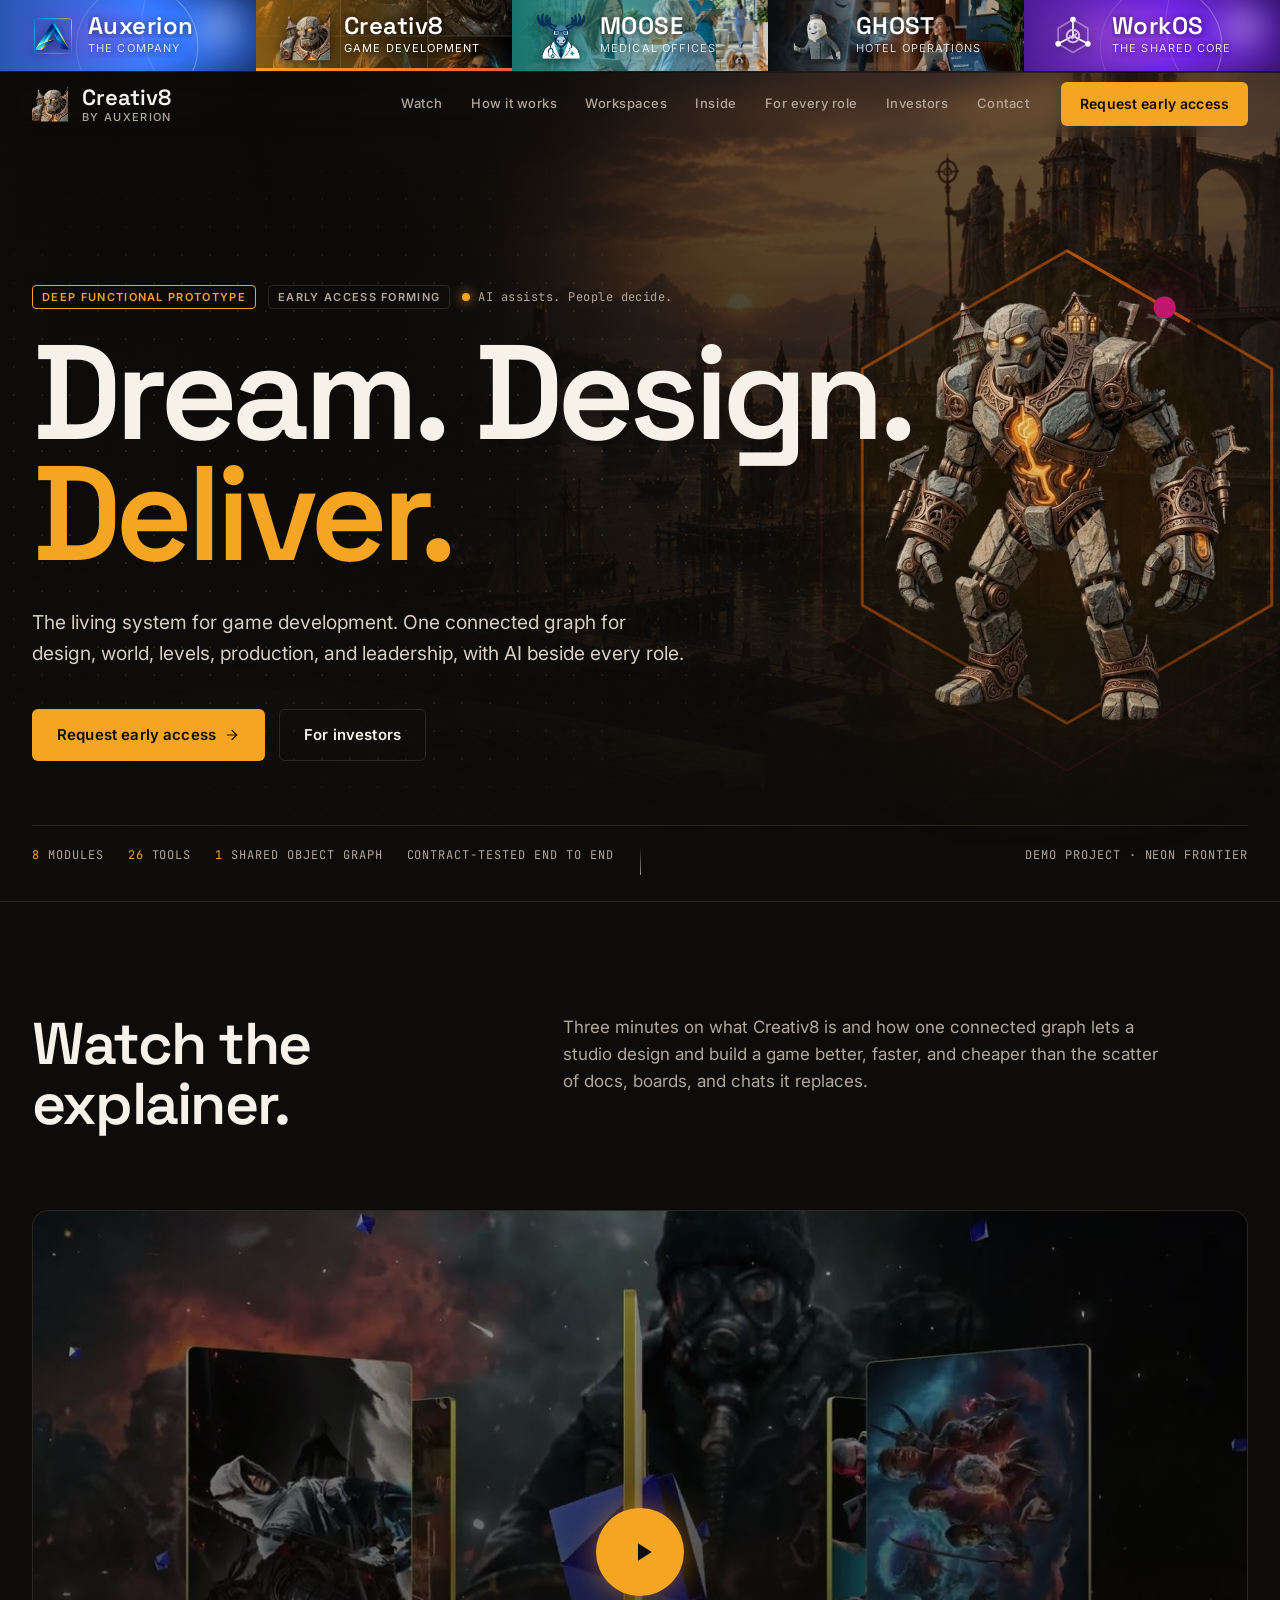
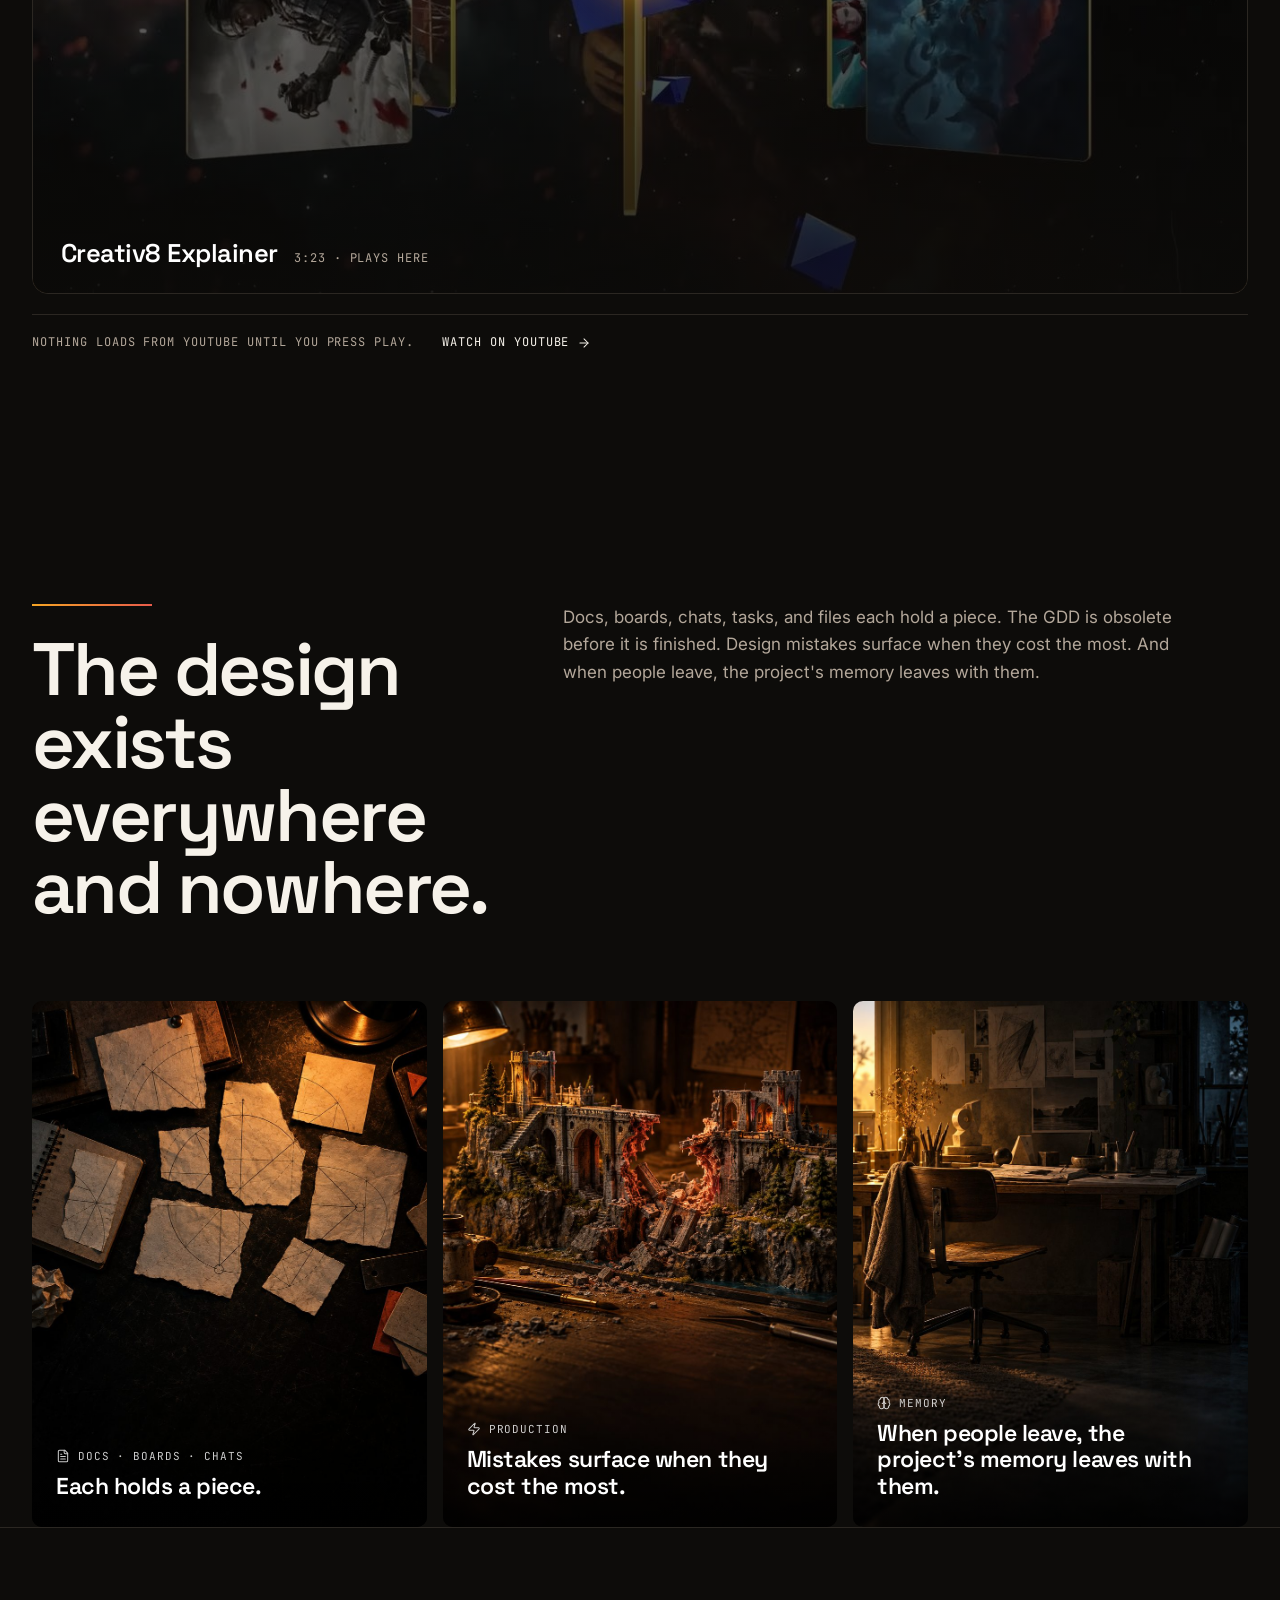
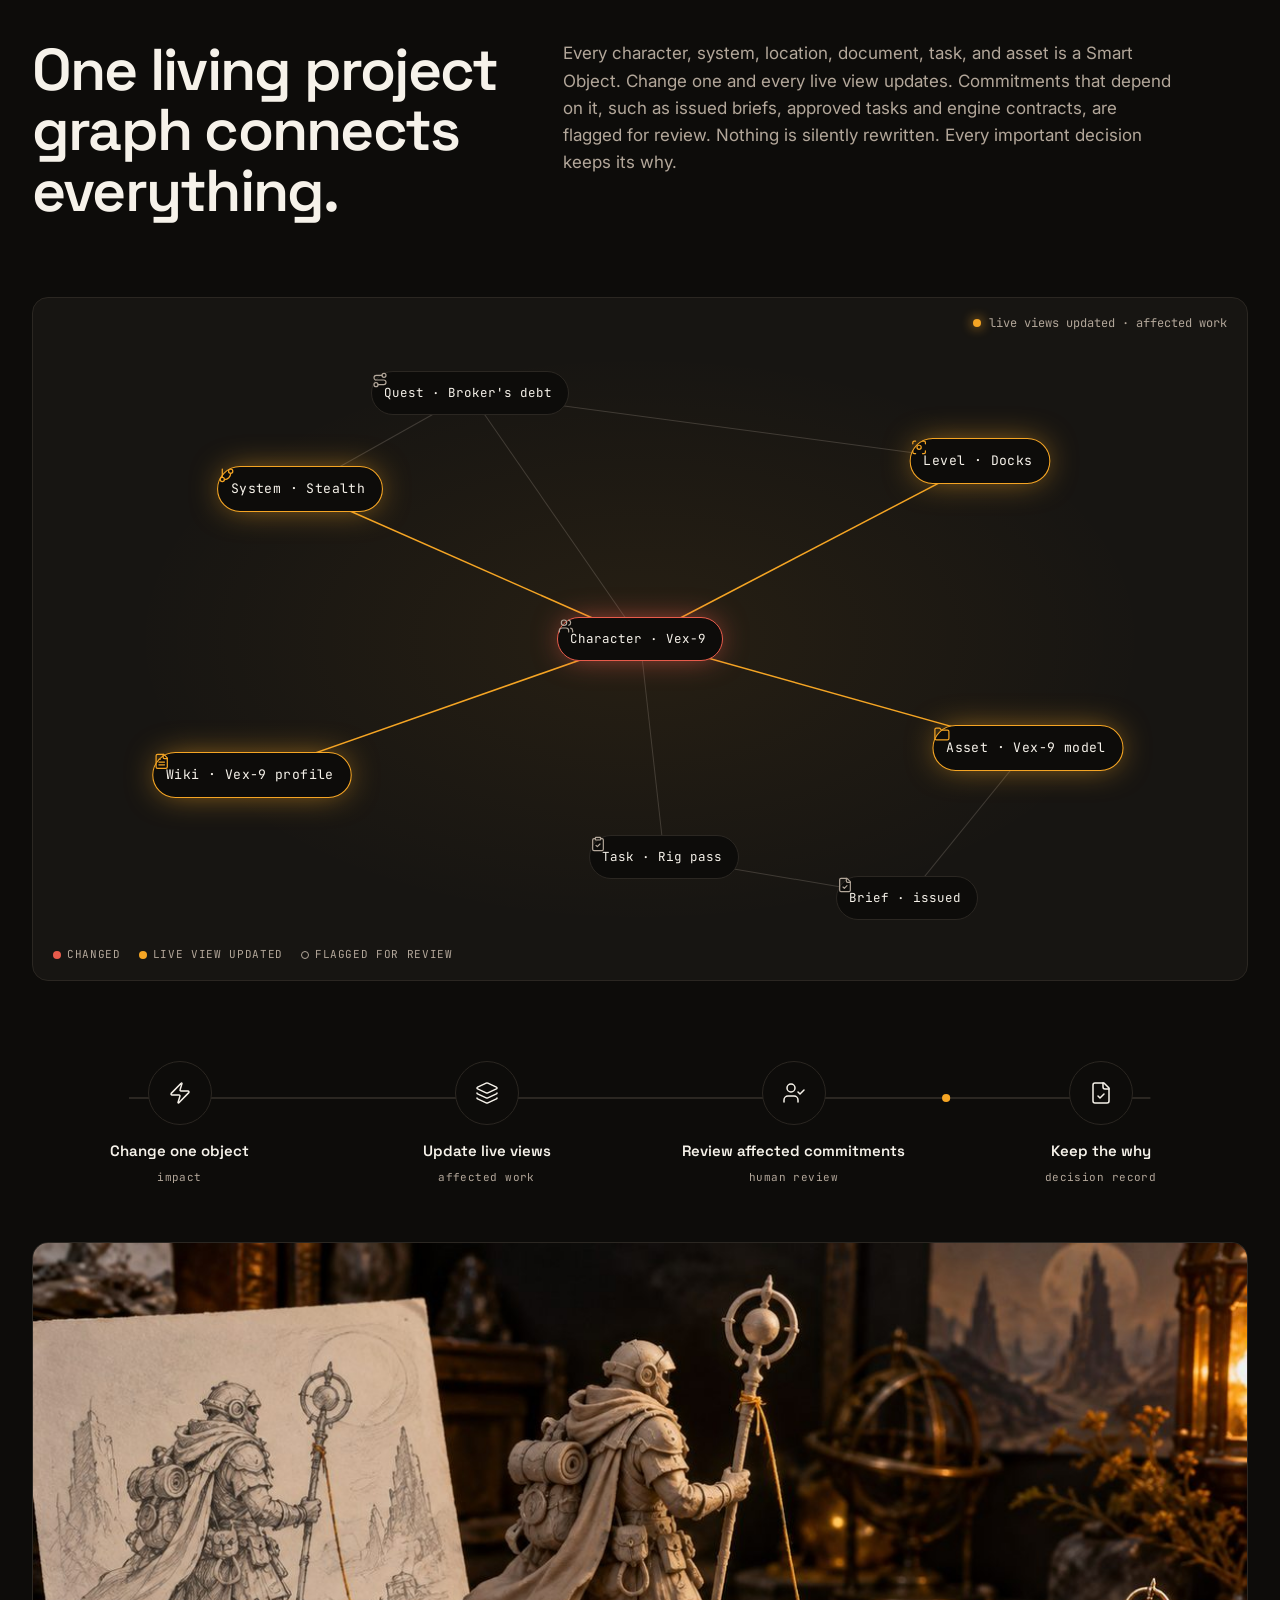
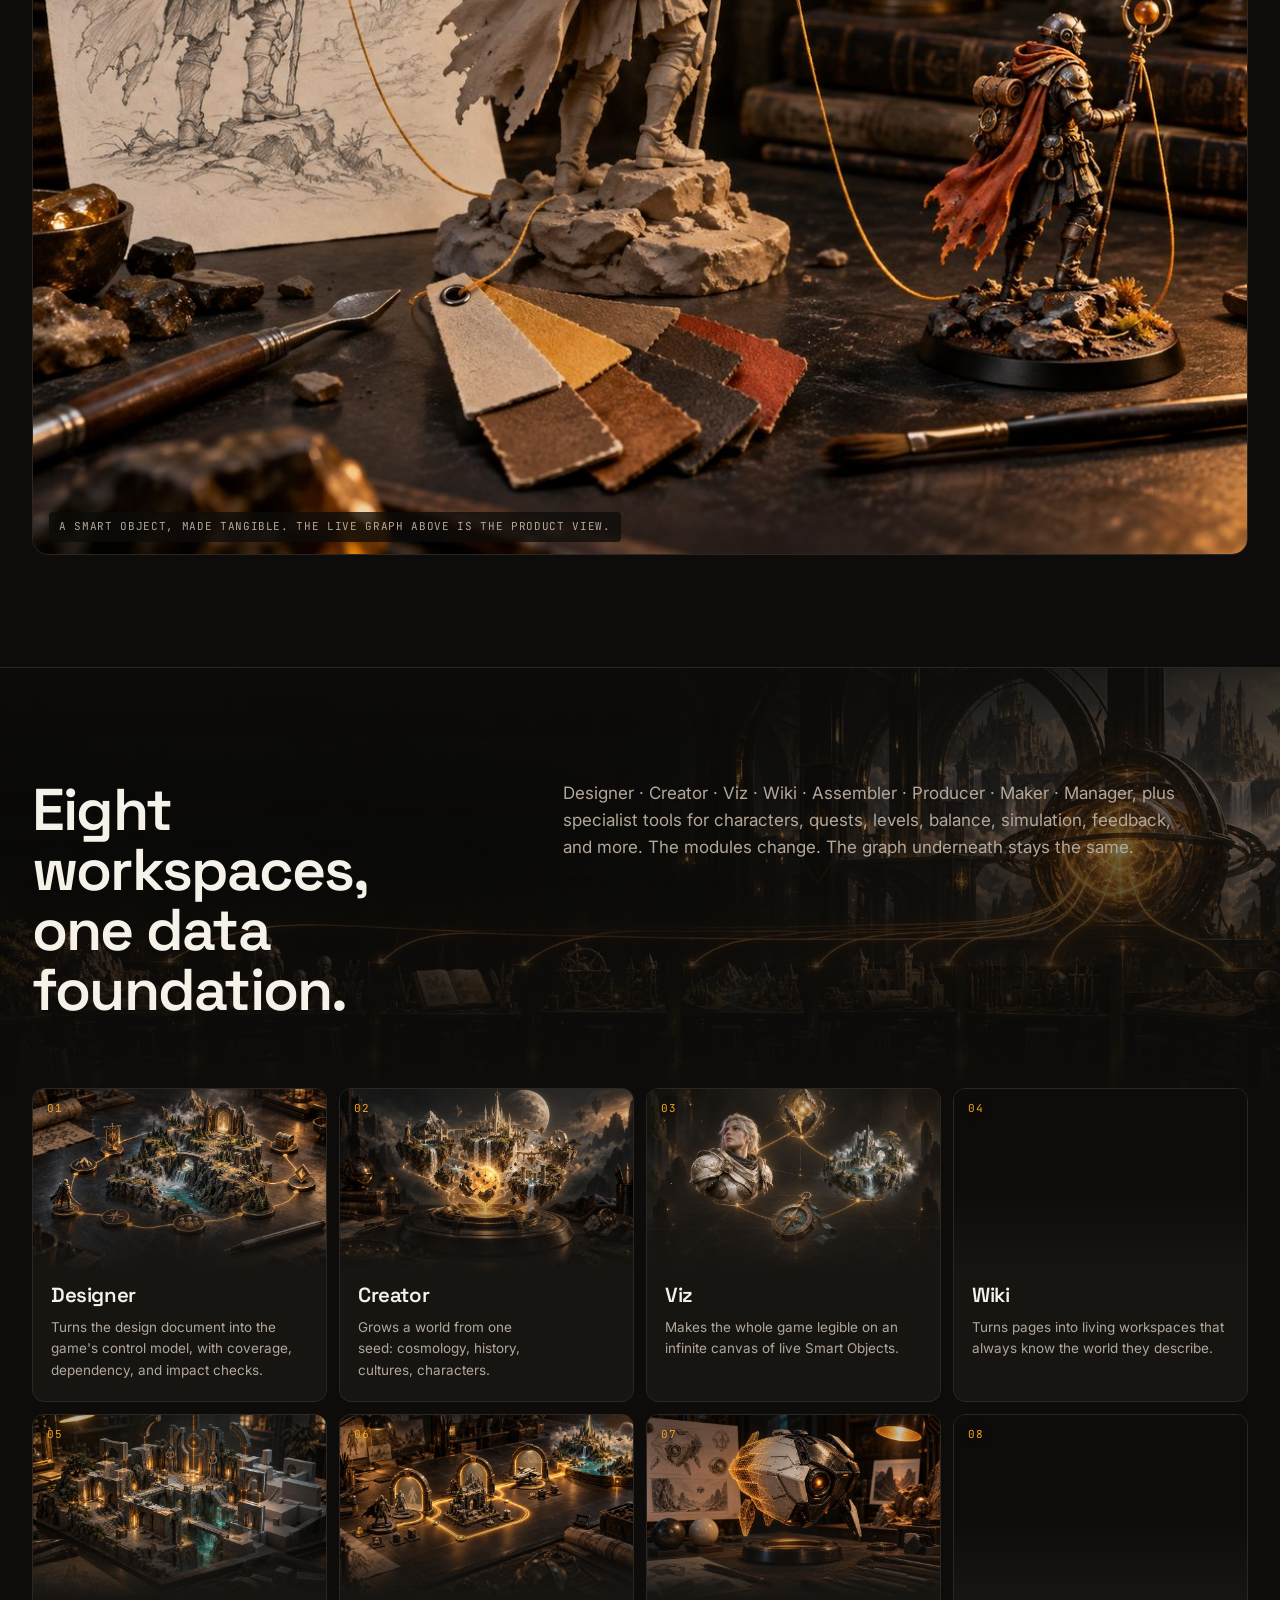
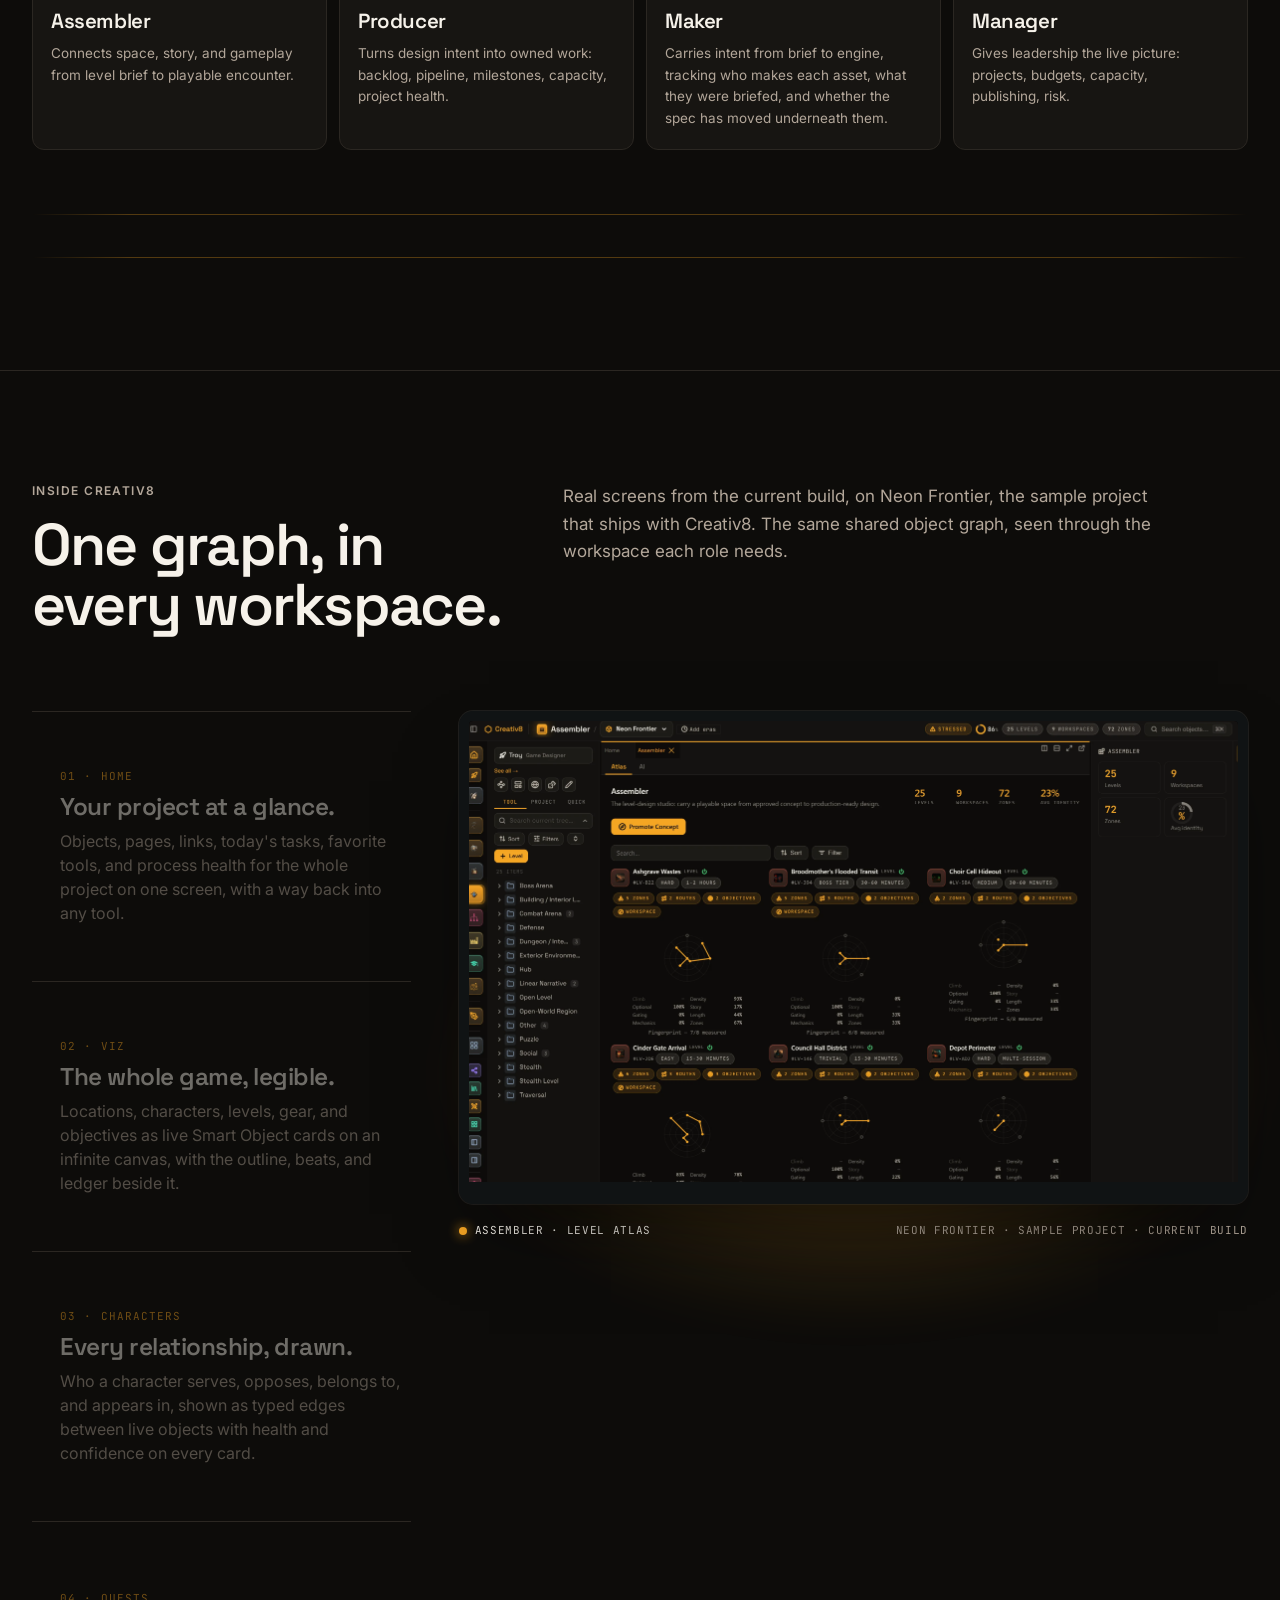
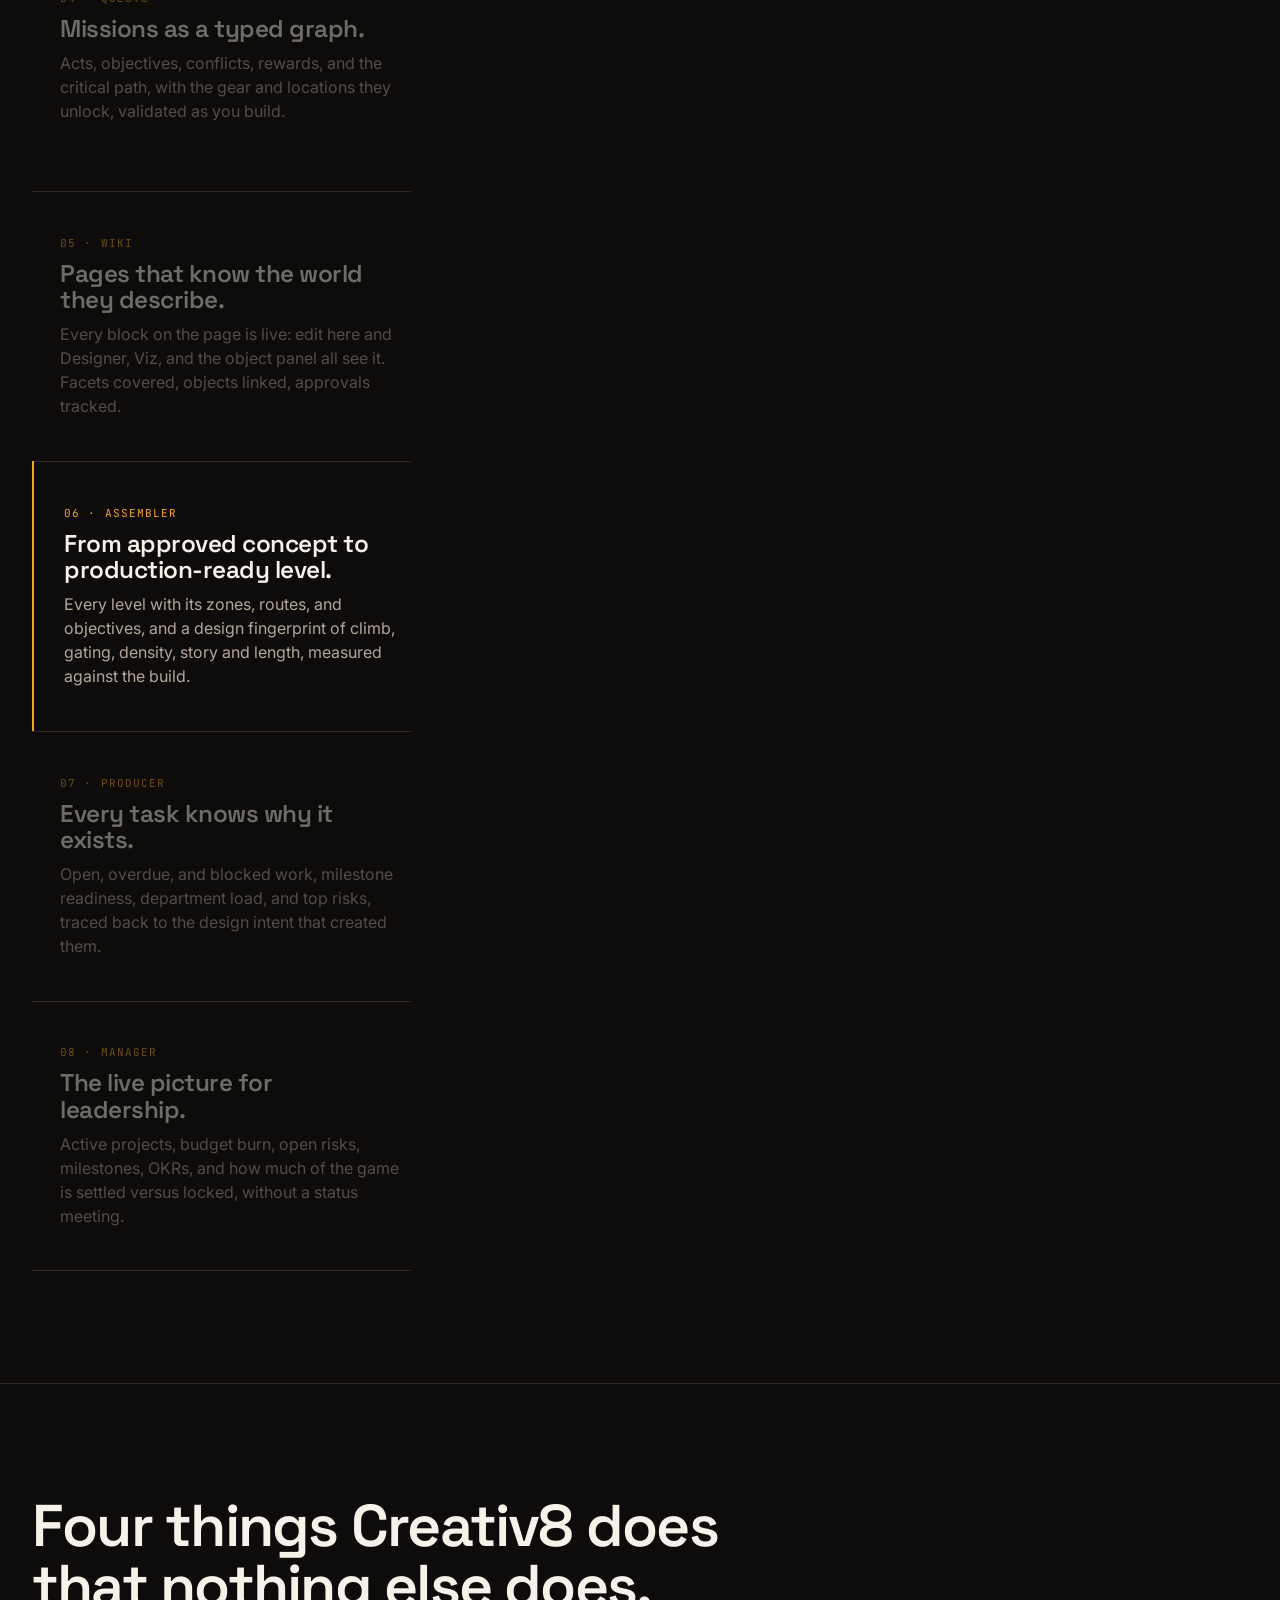
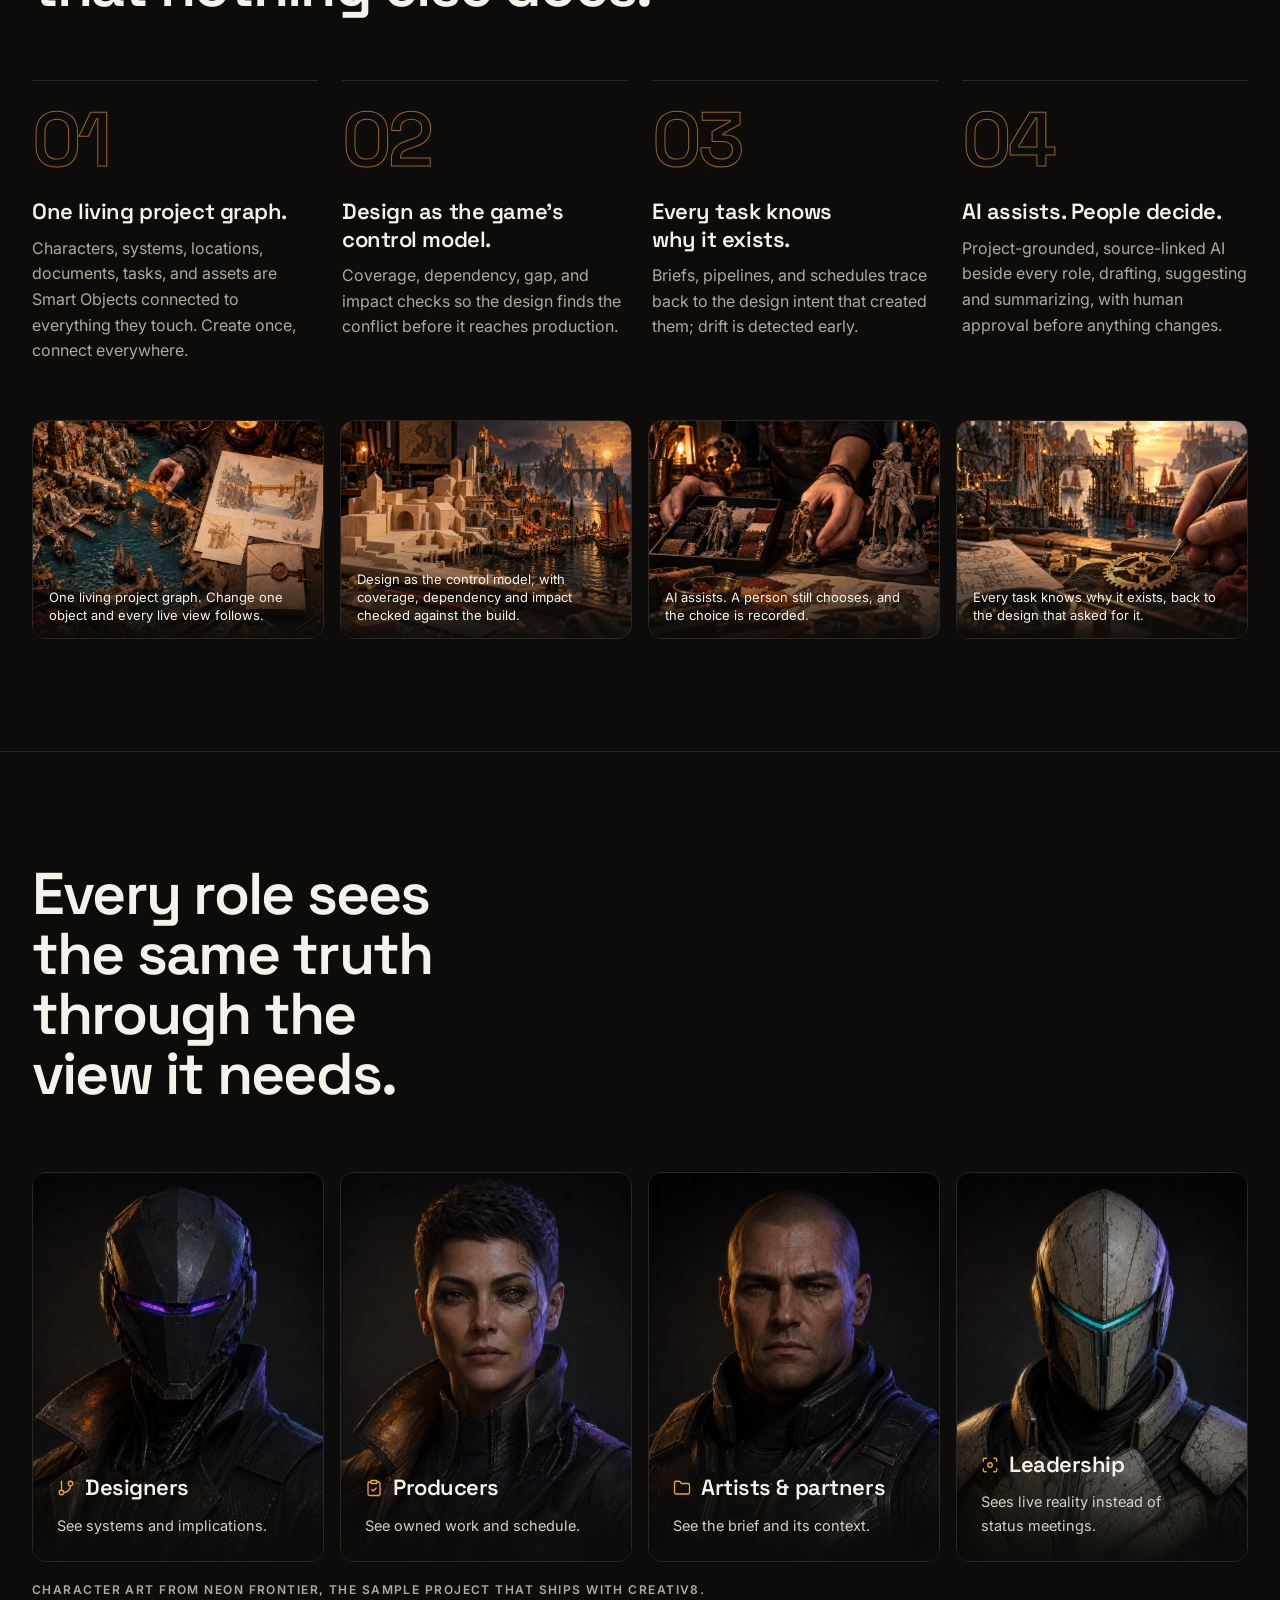
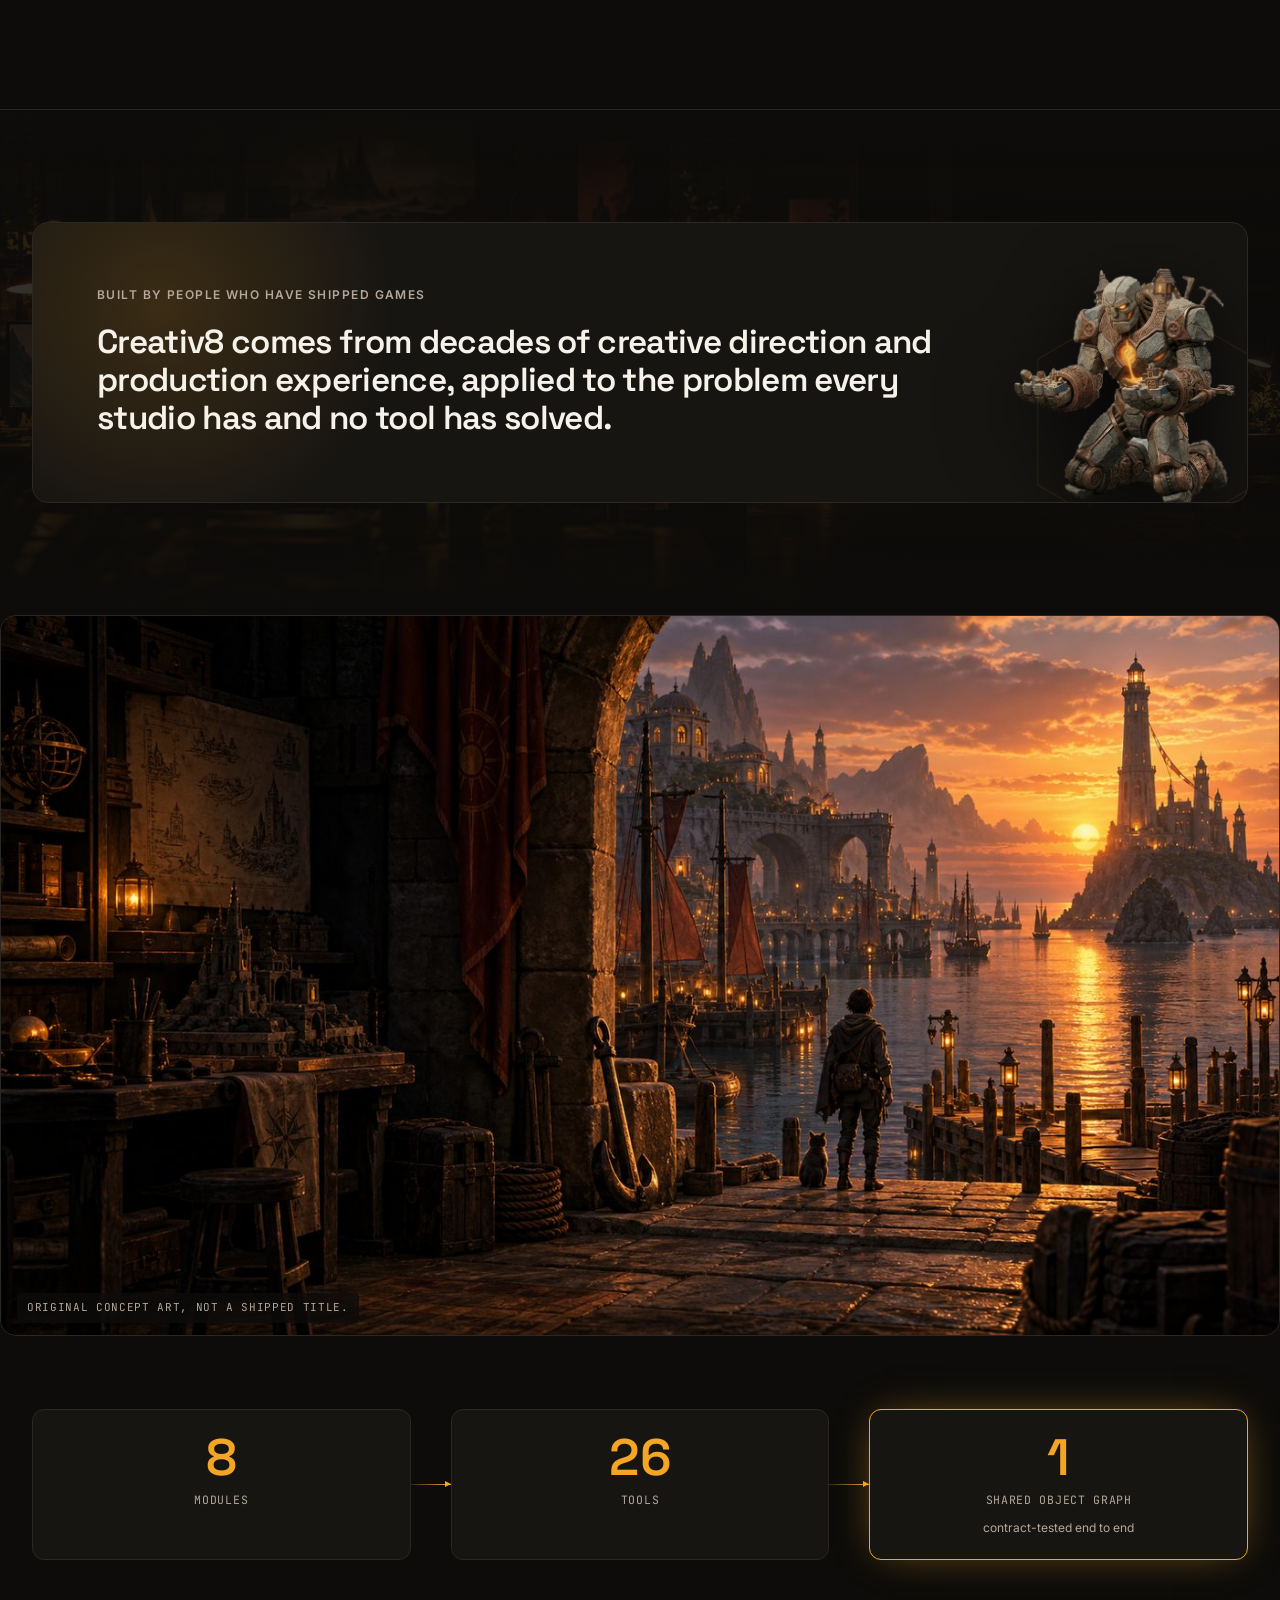
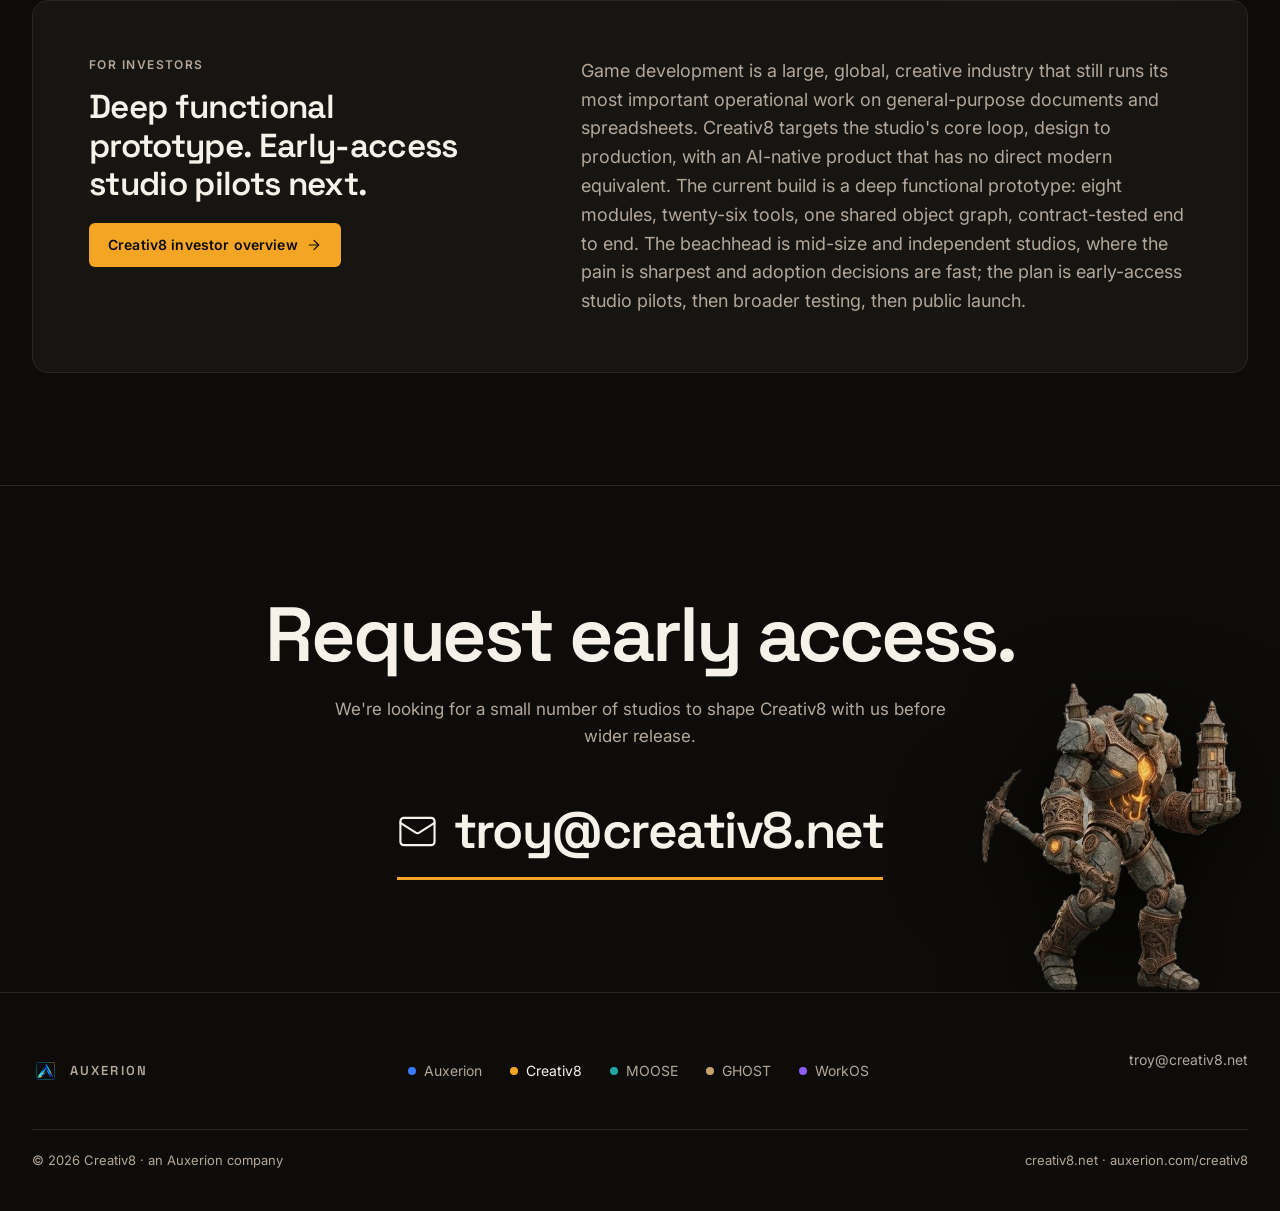
<file: creativ8/index.html>
<!DOCTYPE html>
<html lang="en"><head><meta charset="utf-8"><meta name="viewport" content="width=device-width,initial-scale=1">
<title>Creativ8: The living system for game development</title>
<meta name="description" content="Creativ8 is the AI-native studio platform where a game's characters, systems, locations, documents, tasks, and assets live as one connected graph.">
<link rel="canonical" href="https://auxerion.com/creativ8">
<meta property="og:type" content="website">
<meta property="og:site_name" content="Auxerion">
<meta property="og:url" content="https://auxerion.com/creativ8">
<meta property="og:title" content="Creativ8: The living system for game development">
<meta property="og:description" content="Creativ8 is the AI-native studio platform where a game's characters, systems, locations, documents, tasks, and assets live as one connected graph.">
<meta property="og:image" content="https://auxerion.com/assets/og/creativ8.jpg">
<meta property="og:image:width" content="1200">
<meta property="og:image:height" content="630">
<meta name="twitter:card" content="summary_large_image">
<meta name="twitter:title" content="Creativ8: The living system for game development">
<meta name="twitter:description" content="Creativ8 is the AI-native studio platform where a game's characters, systems, locations, documents, tasks, and assets live as one connected graph.">
<meta name="twitter:image" content="https://auxerion.com/assets/og/creativ8.jpg">

<script type="application/ld+json">{"@context":"https://schema.org","@type":"VideoObject","name":"Creativ8 Explainer","description":"Learn about what Creativ8 is and how it helps you design and develop games better, faster and cheaper with our revolutionary new game development platform and tools.","thumbnailUrl":["https://auxerion.com/assets/creativ8/explainer-poster.jpg","https://i.ytimg.com/vi/kXHdyCe-Hs0/sddefault.jpg"],"uploadDate":"2024-05-22T10:24:22-07:00","duration":"PT3M23S","embedUrl":"https://www.youtube-nocookie.com/embed/kXHdyCe-Hs0","contentUrl":"https://www.youtube.com/watch?v=kXHdyCe-Hs0","url":"https://auxerion.com/creativ8#watch","publisher":{"@type":"Organization","name":"Auxerion","url":"https://auxerion.com/"}}</script>
<link rel="icon" href="/assets/logos/creativ8-golem-favicon.png">
<link rel="stylesheet" href="https://fonts.googleapis.com/css2?family=Space+Grotesk:wght@500;600;700&family=Inter:wght@400;500;600&family=JetBrains+Mono:wght@400&display=swap">
<link rel="stylesheet" href="/family.css"><link rel="stylesheet" href="/cinema.css"><link rel="stylesheet" href="/tour.css">
<style>
body{background:#0D0C0A}
.hero{min-height:calc(100vh - var(--fambar-h));background:#0D0C0A}
.hero .bg img{filter:saturate(.9) brightness(.55);opacity:1;transform:none}
.hero .veil{position:absolute;inset:0;z-index:-2;background:linear-gradient(180deg,rgba(13,12,10,.2),rgba(13,12,10,.75) 55%,#0D0C0A 92%)}
.hero .veil::after{content:"";position:absolute;inset:0;background:linear-gradient(90deg,rgba(13,12,10,.85),transparent 60%)}
.hero .dots{position:absolute;inset:0;z-index:-1;background-image:radial-gradient(rgba(245,165,36,.18) 1px,transparent 1px);background-size:28px 28px;mask-image:radial-gradient(ellipse 70% 60% at 30% 50%,#000 20%,transparent 75%)}
.hero h1{font-size:clamp(56px,10.5vw,160px);letter-spacing:-.045em;line-height:.9}
.hero h1 .a{color:var(--accent)}
.hero .lede{color:#D9CFC1}
.hexbg{position:absolute;right:-8vw;top:50%;transform:translateY(-50%);width:min(70vmin,720px);aspect-ratio:1;z-index:-1;pointer-events:none;opacity:.9}
.hexbg svg{width:100%;height:100%;overflow:visible}
.hexbg .h{fill:none;stroke:rgba(248,105,8,.22);stroke-width:1.2;stroke-linejoin:round;transform-box:fill-box;transform-origin:center;animation:spin 80s linear infinite}
.hexbg .h2{stroke:rgba(226,20,135,.12);animation-direction:reverse;animation-duration:120s}
.hexbg .h3{stroke:url(#amb);stroke-width:2;stroke-dasharray:90 900;animation:dash 9s linear infinite}
@keyframes dash{to{stroke-dashoffset:-990}}
@keyframes spin{to{transform:rotate(360deg)}}
.hexbg .dot{fill:#E21487;filter:drop-shadow(0 0 16px rgba(226,20,135,.9))}
.hexbg .mk{filter:drop-shadow(0 0 30px rgba(240,72,0,.45))}
.hexbg .glow{position:absolute;inset:22%;border-radius:50%;background:radial-gradient(circle,rgba(248,105,8,.20),transparent 65%);filter:blur(30px)}
@media(max-width:960px){.hexbg{position:relative;right:auto;top:auto;transform:none;width:min(80%,420px);margin:0 auto;order:2}}
.stagebar{display:flex;gap:24px;flex-wrap:wrap;align-items:center;margin-top:64px;padding-top:20px;border-top:1px solid var(--line);font-family:var(--mono);font-size:12px;letter-spacing:.08em;text-transform:uppercase;color:var(--text2)}
.stagebar b{color:var(--accent);font-weight:400}
/* graph */
.graphsec{padding-block:140px 0;border-top:0}
.graph{position:relative;margin-top:64px;border:1px solid var(--line);border-radius:16px;background:radial-gradient(ellipse 60% 60% at 50% 50%,rgba(245,165,36,.07),transparent 70%),#171512;aspect-ratio:16/9;overflow:hidden}
.graph svg{position:absolute;inset:0;width:100%;height:100%}
.graph .e{stroke:rgba(179,167,154,.25);stroke-width:1;vector-effect:non-scaling-stroke;transition:stroke .4s}
.graph .e.hot{stroke:var(--accent);stroke-width:1.5}
.graph .pulse{fill:var(--accent);filter:drop-shadow(0 0 8px rgba(245,165,36,.9))}
.gn{position:absolute;transform:translate(-50%,-50%);display:inline-flex;align-items:center;gap:10px;height:44px;padding:0 16px 0 12px;border:1px solid var(--line);border-radius:999px;background:#0D0C0A;font-family:var(--mono);font-size:12.5px;color:var(--text);cursor:default;transition:border-color .3s,box-shadow .3s,transform .3s;left:var(--x);top:var(--y)}
.gn .ic{width:16px;height:16px;color:var(--text2)}
.gn.hot,.gn:hover{border-color:var(--accent);box-shadow:0 0 30px -6px rgba(245,165,36,.7);transform:translate(-50%,-50%) scale(1.05)}
.gn.hot .ic{color:var(--accent)}
.gn.chg{border-color:#E85B4B;box-shadow:0 0 30px -6px rgba(232,91,75,.8)}
.graph .legend{position:absolute;left:20px;bottom:16px;display:flex;gap:18px;font-family:var(--mono);font-size:11px;letter-spacing:.06em;color:var(--text2);text-transform:uppercase}
.graph .legend i{display:inline-block;width:8px;height:8px;border-radius:50%;margin-right:6px;vertical-align:middle}
.graph .status{position:absolute;right:20px;top:16px;font-family:var(--mono);font-size:12px;color:var(--text2);display:flex;align-items:center;gap:8px}
.graph .status b{color:var(--accent);font-weight:400}
@media(max-width:760px){.graph{aspect-ratio:3/4}.gn{height:36px;font-size:11px;padding:0 10px 0 8px}.gn .ic{width:13px;height:13px}}
/* modules */
.mods{padding-block:140px 0;border-top:0;position:relative}
.mods .wrap{position:relative;z-index:1}
.modbg{position:absolute;left:0;right:0;top:0;height:clamp(400px,50vh,600px);overflow:hidden;pointer-events:none}
.modbg img{width:100%;height:100%;object-fit:cover;object-position:50% 42%;opacity:.6}
.modbg::after{content:"";position:absolute;inset:0;background:linear-gradient(180deg,rgba(13,12,10,.78),rgba(13,12,10,.30) 40%,rgba(13,12,10,.90) 80%,#0D0C0A)}
.modgrid{display:grid;grid-template-columns:repeat(4,minmax(0,1fr));gap:12px;margin-top:56px}
.mod{position:relative;border:1px solid var(--line);border-radius:12px;background:#171512;display:flex;flex-direction:column;overflow:hidden;transition:border-color .3s,transform .3s var(--ease),box-shadow .3s}
.mod:hover{border-color:var(--accent);transform:translateY(-4px);box-shadow:0 20px 50px -22px rgba(245,165,36,.5)}
.mod .shot{position:relative;aspect-ratio:16/10;overflow:hidden;background:#0D0C0A}
.mod .shot img{width:100%;height:100%;object-fit:cover;display:block;transition:transform .9s var(--ease)}
.mod:hover .shot img{transform:scale(1.06)}
.mod .shot::before{content:"";position:absolute;inset:0;z-index:1;background:linear-gradient(180deg,rgba(13,12,10,.30),rgba(13,12,10,0) 30%,rgba(13,12,10,0) 55%,rgba(23,21,18,.88) 94%,#171512)}
.mod .txt{padding:12px 18px 20px;display:flex;flex-direction:column;flex:1}
.mod .n{position:absolute;left:14px;top:11px;z-index:2;font-family:var(--mono);font-size:11px;color:var(--accent);letter-spacing:.08em;text-shadow:0 1px 8px rgba(0,0,0,.9)}
.mod b{font-family:"Space Grotesk",sans-serif;font-weight:600;font-size:clamp(18px,1.6vw,24px);letter-spacing:-.02em;line-height:1.1}
.mod p{font-size:13.5px;color:var(--text2);margin-top:10px}
.mod::after{content:"";position:absolute;right:-30%;bottom:-30%;width:70%;aspect-ratio:1;border-radius:50%;background:radial-gradient(circle,rgba(245,165,36,.16),transparent 70%);opacity:0;transition:opacity .4s}
.mod:hover::after{opacity:1}
@media(max-width:960px){.modgrid{grid-template-columns:repeat(2,minmax(0,1fr))}}
@media(max-width:560px){.modgrid{grid-template-columns:1fr;gap:14px}.modbg{height:clamp(300px,42vh,420px)}}
/* pillars w/ big numerals */
.pillsec{padding-block:140px 0;border-top:0}
.pil{display:grid;grid-template-columns:repeat(4,minmax(0,1fr));gap:24px;margin-top:64px}
.pil article{border-top:1px solid var(--line);padding-top:24px;position:relative}
.pil .num{font-family:"Space Grotesk",sans-serif;font-weight:600;font-size:clamp(56px,6vw,96px);letter-spacing:-.05em;line-height:.9;color:transparent;-webkit-text-stroke:1px rgba(245,165,36,.6);margin-bottom:24px}
.pil h3{font-size:22px;margin-bottom:10px}
.pil p{font-size:16px;color:var(--text2)}
@media(max-width:960px){.pil{grid-template-columns:repeat(2,minmax(0,1fr))}}@media(max-width:560px){.pil{grid-template-columns:1fr}}
/* roles */
.rolesec{padding-block:140px 0;border-top:0}
.rolegrid{display:grid;grid-template-columns:repeat(4,minmax(0,1fr));gap:16px;margin-top:56px}
.rcard{position:relative;aspect-ratio:3/4;border-radius:14px;overflow:hidden;border:1px solid var(--line)}
.rcard img{width:100%;height:100%;object-fit:cover;object-position:50% 20%;filter:brightness(.85);transition:transform 1.2s var(--ease),filter .6s}
.rcard:hover img{transform:scale(1.06);filter:brightness(1)}
.rcard .t{position:absolute;inset:auto 0 0 0;padding:24px;background:linear-gradient(180deg,transparent,rgba(13,12,10,.95))}
.rcard .t b{display:flex;align-items:center;gap:10px;font-family:"Space Grotesk",sans-serif;font-weight:600;font-size:22px;letter-spacing:-.02em;margin-bottom:8px}
.rcard .t b .ic{color:var(--accent)}
.rcard .t p{font-size:14.5px;color:#D9CFC1}
@media(max-width:960px){.rolegrid{grid-template-columns:repeat(2,minmax(0,1fr))}}
/* trust / built by */
.builtby{padding-block:140px 0;border-top:0}
.quote{position:relative;padding:64px;border:1px solid var(--line);border-radius:16px;background:#171512;overflow:hidden}
.quote::before{content:"";position:absolute;left:-10%;top:-60%;width:500px;height:500px;border-radius:50%;background:radial-gradient(circle,rgba(245,165,36,.16),transparent 65%)}
.quote p{font-family:"Space Grotesk",sans-serif;font-weight:600;font-size:clamp(24px,2.6vw,40px);letter-spacing:-.02em;line-height:1.15;max-width:26em;position:relative}
.quote .hx{position:absolute;right:-40px;bottom:-60px;width:280px;height:280px;fill:none;stroke:rgba(245,165,36,.15);stroke-width:1;animation:spin 90s linear infinite}
@media(max-width:760px){.quote{padding:32px 24px}}
/* investors */
.inv{padding-block:140px 0;border-top:0}
.inv .box{display:grid;grid-template-columns:minmax(0,1fr) minmax(0,1.4fr);gap:56px;padding:56px;border:1px solid var(--line);border-radius:16px;background:#171512}
.inv .box p{color:var(--text2)}
@media(max-width:860px){.inv .box{grid-template-columns:1fr;padding:32px 24px;gap:24px}}
.contact{padding-block:180px 160px}
.contact h2{font-family:"Space Grotesk",sans-serif}
.contact .big{gap:16px;background-image:linear-gradient(var(--accent),var(--accent))}
.brand.product .ic-mark{width:36px;height:36px}
/* explainer video */
.watch{padding-block:140px 0;border-top:0}
.player{margin:64px 0 0}
.yt{position:relative;aspect-ratio:16/9;border:1px solid var(--line);border-radius:16px;overflow:hidden;background:#171512}
.yt::after{content:"";position:absolute;inset:0;border-radius:16px;box-shadow:0 0 90px -24px rgba(245,165,36,.5);pointer-events:none;transition:box-shadow .4s}
.yt:hover::after{box-shadow:0 0 120px -14px rgba(245,165,36,.75)}
.yt iframe{position:absolute;inset:0;width:100%;height:100%;border:0;display:block}
.ytbtn{position:absolute;inset:0;width:100%;height:100%;padding:0;border:0;background:none;color:inherit;text-align:left;cursor:pointer;display:block}
.ytbtn:focus-visible{outline:2px solid var(--accent);outline-offset:-4px}
.ytbtn img{position:absolute;inset:0;width:100%;height:100%;object-fit:cover;filter:saturate(.92) brightness(.72);transition:transform .6s var(--ease),filter .4s}
.ytbtn:hover img,.ytbtn:focus-visible img{transform:scale(1.03);filter:saturate(1) brightness(.82)}
.ytbtn .scrim{position:absolute;inset:0;background:linear-gradient(180deg,rgba(13,12,10,.1),rgba(13,12,10,.82))}
.ytbtn .play{position:absolute;left:50%;top:50%;transform:translate(-50%,-50%);width:88px;height:88px;border-radius:50%;background:var(--accent);color:var(--on-accent);display:grid;place-items:center;box-shadow:0 0 44px -8px rgba(245,165,36,.9);transition:transform .25s var(--ease)}
.ytbtn:hover .play,.ytbtn:focus-visible .play{transform:translate(-50%,-50%) scale(1.08)}
.ytbtn .play svg{width:30px;height:30px;margin-left:5px;fill:currentColor;stroke:none}
.ytbtn .meta{position:absolute;left:28px;right:28px;bottom:24px;display:flex;align-items:baseline;gap:8px 16px;flex-wrap:wrap}
.ytbtn .meta b{font-family:"Space Grotesk",sans-serif;font-weight:600;font-size:clamp(19px,2vw,28px);letter-spacing:-.02em;color:#fff}
.ytbtn .meta small{font-family:var(--mono);font-size:12px;letter-spacing:.08em;text-transform:uppercase;color:var(--text2)}
.player figcaption{display:flex;gap:14px 28px;flex-wrap:wrap;align-items:center;margin-top:20px;padding-top:18px;border-top:1px solid var(--line);font-family:var(--mono);font-size:12px;letter-spacing:.08em;text-transform:uppercase;color:var(--text2)}
.player figcaption a{color:var(--text);display:inline-flex;align-items:center;gap:8px}
.player figcaption a:hover{color:var(--accent)}
.player figcaption .ic{width:14px;height:14px}
@media(max-width:760px){.watch{padding-block:96px 0}.player{margin-top:40px}.ytbtn .play{width:62px;height:62px}.ytbtn .play svg{width:22px;height:22px}.ytbtn .meta{left:18px;right:18px;bottom:14px}.ytbtn .meta b{display:none}}

.builtby{position:relative;overflow:hidden}
.builtby .wrap{position:relative;z-index:1}
.bbbg{position:absolute;inset:0;pointer-events:none}
.bbbg img{width:100%;height:100%;object-fit:cover;opacity:.38;object-position:50% 40%}
.bbbg::after{content:"";position:absolute;inset:0;background:linear-gradient(180deg,var(--bg),rgba(13,12,10,.6) 35%,rgba(13,12,10,.75) 70%,var(--bg))}
.hero .bg picture{display:contents}
.story{display:grid;gap:16px;margin-top:56px}
.story figure{position:relative;border-radius:14px;overflow:hidden;border:1px solid var(--line);margin:0}
.story img{width:100%;height:100%;object-fit:cover;display:block;aspect-ratio:4/3;transition:transform 1.2s var(--ease)}
.story figure:hover img{transform:scale(1.04)}
.story figcaption{position:absolute;left:0;right:0;bottom:0;padding:40px 16px 14px;font-size:13px;line-height:1.4}
@media(max-width:860px){.story{grid-template-columns:1fr!important}.story figure.wide{grid-column:auto!important}.story img{aspect-ratio:16/10}}
.story{grid-template-columns:repeat(2,minmax(0,1fr))}
@media(min-width:1000px){.story{grid-template-columns:repeat(4,minmax(0,1fr))}}
.story figcaption{color:#F6F2EA;background:linear-gradient(180deg,rgba(13,12,10,0),rgba(13,12,10,.92))}
.anatomy{margin:56px 0 0;border-radius:16px;overflow:hidden;border:1px solid var(--line);position:relative}
.anatomy img{width:100%;height:auto;display:block}
.anatomy figcaption{position:absolute;left:16px;bottom:12px;font-family:var(--mono);font-size:11px;letter-spacing:.06em;text-transform:uppercase;color:var(--text2);background:rgba(13,12,10,.78);padding:6px 10px;border-radius:4px}
/* the one hard number set on the page, drawn */
.arch{display:flex;align-items:stretch;gap:0;margin:0 0 40px;flex-wrap:wrap}
.ac{flex:1;min-width:150px;padding:22px 20px;border:1px solid var(--line);border-radius:12px;background:#171512;text-align:center}
.ac b{display:block;font-family:"Space Grotesk",sans-serif;font-weight:600;font-size:clamp(34px,4vw,52px);line-height:1;color:var(--accent)}
.ac span{display:block;margin-top:8px;font-family:var(--mono);font-size:11.5px;letter-spacing:.06em;text-transform:uppercase;color:var(--text2)}
.ac em{display:block;margin-top:8px;font-style:normal;font-size:12px;color:var(--text2)}
.ac.one{border-color:var(--accent);box-shadow:0 0 40px -14px rgba(245,165,36,.65)}
.aj{flex:0 0 40px;align-self:center;height:1px;background:linear-gradient(90deg,var(--line),var(--accent));position:relative}
.aj::after{content:"";position:absolute;right:0;top:-3px;border-left:6px solid var(--accent);border-top:3.5px solid transparent;border-bottom:3.5px solid transparent}
@media(max-width:700px){.arch{flex-direction:column}.aj{flex:0 0 22px;width:1px;height:22px;align-self:center;background:linear-gradient(180deg,var(--line),var(--accent))}
.aj::after{right:auto;left:-3px;top:auto;bottom:0;border-left:3.5px solid transparent;border-right:3.5px solid transparent;border-top:6px solid var(--accent)}}
.band{margin:56px 0 0;border-radius:16px;overflow:hidden;border:1px solid var(--line);position:relative}
.band img{width:100%;height:auto;display:block}
.band figcaption{position:absolute;left:16px;bottom:12px;font-family:var(--mono);font-size:11px;letter-spacing:.06em;text-transform:uppercase;color:var(--text2);background:var(--bandcap,rgba(0,0,0,.7));padding:6px 10px;border-radius:4px}
.closer{--bandcap:rgba(13,12,10,.8);margin:0 0 -40px}
/* golem mascot */
.hexbg .golem{position:absolute;left:50%;top:53%;transform:translate(-50%,-50%);width:58%;max-width:400px;height:auto;filter:drop-shadow(0 24px 50px rgba(0,0,0,.75)) drop-shadow(0 0 70px rgba(245,165,36,.22))}
.quote .mascot{position:absolute;right:12px;bottom:-6px;height:min(21vw,240px);width:auto;z-index:0;pointer-events:none;filter:drop-shadow(0 18px 40px rgba(0,0,0,.75))}
.quote p,.quote .label{position:relative;z-index:1}
.contact{position:relative}
.contact .wrap{position:relative;z-index:1}
.contact .mascot{position:absolute;right:3vw;bottom:0;width:min(22vw,260px);height:auto;z-index:0;pointer-events:none;filter:drop-shadow(0 20px 44px rgba(0,0,0,.75))}
@media(max-width:1100px){.quote .mascot,.contact .mascot{display:none}}
@media(max-width:960px){.hexbg .golem{width:66%;max-width:320px}}
@media(prefers-reduced-motion:no-preference){.hexbg .golem{animation:golemfloat 9s ease-in-out infinite}}
@keyframes golemfloat{0%,100%{transform:translate(-50%,-50%)}50%{transform:translate(-50%,calc(-50% - 10px))}}
</style></head>
<body data-brand="c8"><template id="__bundler_thumbnail"><svg xmlns="http://www.w3.org/2000/svg" viewBox="0 0 100 100"><rect width="100" height="100" fill="#0D0C0A"/><text x="50" y="50" text-anchor="middle" dominant-baseline="central" font-family="Space Grotesk,system-ui,sans-serif" font-weight="700" font-size="30" fill="#F5A524">C8</text></svg></template>
<script src="/familybar.js"></script>
<header class="site-nav"><span class="progress" aria-hidden="true"></span><div class="wrap">
<a class="brand product" href="/creativ8" aria-label="Creativ8 home"><img class="ic-mark" src="/assets/logos/creativ8-golem-mark-2026.webp" alt="" width="36" height="36" decoding="async"><span>Creativ8<span class="by">by Auxerion</span></span></a>
<nav class="links" id="links" aria-label="Primary"><a href="#watch">Watch</a><a href="#how">How it works</a><a href="#modules">Workspaces</a><a href="#inside">Inside</a><a href="#roles">For every role</a><a href="#investors">Investors</a><a href="#contact">Contact</a></nav>
<a class="btn primary nav-cta" href="#contact">Request early access</a>
<button class="menu-btn" aria-expanded="false" aria-controls="links">Menu</button>
</div></header>
<main>
<section class="hero" data-screen-label="Hero">
<div class="bg" aria-hidden="true"><picture><source media="(max-width:860px)" srcset="/assets/creativ8/v2/hero-workbench-mobile.jpg" width="1086" height="1448"><img class="on" src="/assets/creativ8/v2/hero-workbench.jpg" alt="" width="1672" height="941" fetchpriority="high" decoding="async"></picture></div>
<div class="veil" aria-hidden="true"></div><div class="dots" aria-hidden="true"></div>
<div class="hexbg" aria-hidden="true"><div class="glow"></div><svg viewBox="0 0 400 400"><defs><linearGradient id="amb" x1="0" x2="1" y1="0" y2="1"><stop offset="0" stop-color="#F86908" stop-opacity="0"/><stop offset=".55" stop-color="#F86908"/><stop offset="1" stop-color="#E21487"/></linearGradient></defs>
<path class="h h2" d="M200 20L356 110L356 290L200 380L44 290L44 110Z"/>
<path class="h" d="M200 50L330 125L330 275L200 350L70 275L70 125Z"/>
<path class="h h3" d="M200 50L330 125L330 275L200 350L70 275L70 125Z"/>
<path class="h" style="animation:none;stroke:rgba(248,105,8,.45);stroke-width:2" d="M283 97.5L330 125L330 275L200 350L70 275L70 125L200 50L240 73"/>
<circle class="dot" cx="262" cy="86" r="7"/>
</svg><img class="golem" src="/assets/creativ8/golem-hero.webp" alt="" width="542" height="638" fetchpriority="high" decoding="async"></div>
<div class="wrap"><div class="copy">
<div class="eyebrow reveal in"><span class="tag accent">Deep functional prototype</span><span class="tag">Early access forming</span><span class="live"><i></i>AI assists. People decide.</span></div>
<h1 class="words"><span>Dream.</span> <span>Design.</span> <span class="a">Deliver.</span></h1>
<p class="lede reveal in d3">The living system for game development. One connected graph for design, world, levels, production, and leadership, with AI beside every role.</p>
<div class="actions reveal in d4"><a class="btn primary lg" href="#contact">Request early access <svg class="ic"><use href="#i-arrow"/></svg></a><a class="btn secondary lg" href="#investors">For investors</a></div>
</div>
<div class="stagebar reveal in d4"><span><b>8</b> modules</span><span><b>26</b> tools</span><span><b>1</b> shared object graph</span><span>contract-tested end to end</span><span style="margin-left:auto">demo project · Neon Frontier</span></div>
</div><a class="cue" href="#watch" aria-label="Scroll"><span></span></a></section>

<section class="block watch" id="watch" data-screen-label="Explainer"><div class="wrap">
<div class="hd"><div class="reveal"><h2 class="statement sm">Watch the explainer.</h2></div><p class="lede reveal d1">Three minutes on what Creativ8 is and how one connected graph lets a studio design and build a game better, faster, and cheaper than the scatter of docs, boards, and chats it replaces.</p></div>
<figure class="player reveal d2">
<div class="yt" data-video="kXHdyCe-Hs0" data-start="3" data-title="Creativ8 Explainer">
<button class="ytbtn" type="button" aria-label="Play the Creativ8 explainer video, 3 minutes 23 seconds">
<img src="/assets/creativ8/explainer-poster.jpg" alt="" width="1280" height="720" loading="lazy" decoding="async">
<span class="scrim" aria-hidden="true"></span>
<span class="play" aria-hidden="true"><svg viewBox="0 0 24 24" aria-hidden="true"><path d="M8 5v14l11-7z"/></svg></span>
<span class="meta" aria-hidden="true"><b>Creativ8 Explainer</b><small>3:23 &middot; plays here</small></span>
</button></div>
<figcaption><span>Nothing loads from YouTube until you press play.</span><a href="https://www.youtube.com/watch?v=kXHdyCe-Hs0&amp;t=3s" target="_blank" rel="noopener">Watch on YouTube <svg class="ic"><use href="#i-arrow"/></svg></a></figcaption>
</figure>
</div></section>

<section class="block" id="problem" style="padding-block:140px 0;border-top:0" data-screen-label="Problem"><div class="wrap">
<div class="hd"><div class="reveal"><div class="signal draw" style="margin-bottom:28px"></div><h2 class="statement">The design exists everywhere and nowhere.</h2></div><p class="lede reveal d1">Docs, boards, chats, tasks, and files each hold a piece. The GDD is obsolete before it is finished. Design mistakes surface when they cost the most. And when people leave, the project's memory leaves with them.</p></div>
<div class="tript">
<figure class="reveal"><img src="/assets/creativ8/problem-scattered.jpg" alt="Fragments of one technical drawing scattered across a workbench" width="880" height="1173" loading="lazy" decoding="async"><figcaption><small><svg class="ic"><use href="#i-doc"/></svg>Docs · boards · chats</small>Each holds a piece.</figcaption></figure>
<figure class="reveal d1"><img src="/assets/creativ8/problem-late.jpg" alt="A finished level diorama with one section collapsed late" width="880" height="1173" loading="lazy" decoding="async"><figcaption><small><svg class="ic"><use href="#i-zap"/></svg>Production</small>Mistakes surface when they cost the most.</figcaption></figure>
<figure class="reveal d2"><img src="/assets/creativ8/problem-memory.jpg" alt="An empty studio chair, the light falling off the desk" width="880" height="1173" loading="lazy" decoding="async"><figcaption><small><svg class="ic"><use href="#i-brain"/></svg>Memory</small>When people leave, the project's memory leaves with them.</figcaption></figure>
</div></div></section>

<section class="block graphsec" id="how" data-screen-label="How it works"><div class="wrap">
<div class="hd"><div class="reveal"><h2 class="statement sm">One living project graph connects everything.</h2></div><p class="lede reveal d1">Every character, system, location, document, task, and asset is a Smart Object. Change one and every live view updates. Commitments that depend on it, such as issued briefs, approved tasks and engine contracts, are flagged for review. Nothing is silently rewritten. Every important decision keeps its why.</p></div>
<div class="graph reveal d2" id="graph" aria-label="Diagram: a change to one Smart Object propagates to live views and flags dependent commitments for review">
<svg viewBox="0 0 100 56" preserveAspectRatio="none"><g class="edges"></g></svg>
<div class="gn" data-id="char" style="--x:50%;--y:50%"><svg class="ic"><use href="#i-users"/></svg>Character · Vex-9</div>
<div class="gn" data-id="sys" style="--x:22%;--y:28%"><svg class="ic"><use href="#i-branch"/></svg>System · Stealth</div>
<div class="gn" data-id="lvl" style="--x:78%;--y:24%"><svg class="ic"><use href="#i-scan"/></svg>Level · Docks</div>
<div class="gn" data-id="doc" style="--x:18%;--y:70%"><svg class="ic"><use href="#i-doc"/></svg>Wiki · Vex-9 profile</div>
<div class="gn" data-id="task" style="--x:52%;--y:82%"><svg class="ic"><use href="#i-task"/></svg>Task · Rig pass</div>
<div class="gn" data-id="asset" style="--x:82%;--y:66%"><svg class="ic"><use href="#i-folder"/></svg>Asset · Vex-9 model</div>
<div class="gn" data-id="brief" style="--x:72%;--y:88%"><svg class="ic"><use href="#i-filecheck"/></svg>Brief · issued</div>
<div class="gn" data-id="quest" style="--x:36%;--y:14%"><svg class="ic"><use href="#i-route"/></svg>Quest · Broker's debt</div>
<div class="status"><span class="live"><i></i></span><span id="gstat">one graph · live</span></div>
<div class="legend"><span><i style="background:#E85B4B"></i>changed</span><span><i style="background:#F5A524"></i>live view updated</span><span><i style="border:1px solid #B3A79A"></i>flagged for review</span></div>
</div>
<div class="pipe reveal" style="--n:4" aria-hidden="true"><svg class="wire" viewBox="0 0 1000 10" preserveAspectRatio="none"><defs><path id="wp" d="M0 5H1000"/></defs><path d="M0 5H1000" class="base"/><circle r="4" fill="#F5A524"><animateMotion dur="6s" repeatCount="indefinite"><mpath href="#wp"/></animateMotion></circle></svg>
<div class="st" style="--d:0s"><span class="ring"><svg class="ic"><use href="#i-zap"/></svg></span><b>Change one object</b><small>impact</small></div>
<div class="st" style="--d:1.5s"><span class="ring"><svg class="ic"><use href="#i-layers"/></svg></span><b>Update live views</b><small>affected work</small></div>
<div class="st" style="--d:3s"><span class="ring"><svg class="ic"><use href="#i-usercheck"/></svg></span><b>Review affected commitments</b><small>human review</small></div>
<div class="st" style="--d:4.5s"><span class="ring"><svg class="ic"><use href="#i-filecheck"/></svg></span><b>Keep the why</b><small>decision record</small></div>
</div>
<figure class="anatomy reveal d1"><img src="/assets/creativ8/v2/smart-object-anatomy.jpg" alt="One character held as a physical object with its design, tasks and decisions attached around it" width="1200" height="900" loading="lazy" decoding="async"><figcaption>A Smart Object, made tangible. The live graph above is the product view.</figcaption></figure>
</div></section>

<section class="block mods" id="modules" data-screen-label="Eight workspaces"><div class="modbg" aria-hidden="true"><img src="/assets/creativ8/workspaces-header.jpg" alt="" width="1760" height="587" loading="lazy" decoding="async"></div><div class="wrap">
<div class="hd"><div class="reveal"><h2 class="statement sm">Eight workspaces,<br>one data foundation.</h2></div><p class="lede reveal d1">Designer · Creator · Viz · Wiki · Assembler · Producer · Maker · Manager, plus specialist tools for characters, quests, levels, balance, simulation, feedback, and more. The modules change. The graph underneath stays the same.</p></div>
<div class="modgrid">
<div class="mod reveal"><div class="shot"><img src="/assets/creativ8/workspaces/game-designer.jpg" alt="A game-design workbench connects world, character, and gameplay elements through an amber systems blueprint." width="880" height="587" loading="lazy" decoding="async"><span class="n">01</span></div><div class="txt"><b>Designer</b><p>Turns the design document into the game's control model, with coverage, dependency, and impact checks.</p></div></div>
<div class="mod reveal d1"><div class="shot"><img src="/assets/creativ8/workspaces/creator.jpg" alt="A miniature imagined world grows from a luminous seed, combining terrain, architecture, and worldbuilding artifacts." width="880" height="587" loading="lazy" decoding="async"><span class="n">02</span></div><div class="txt"><b>Creator</b><p>Grows a world from one seed: cosmology, history, cultures, characters.</p></div></div>
<div class="mod reveal d2"><div class="shot"><img src="/assets/creativ8/workspaces/viz.jpg" alt="Characters, locations, and game objects connect across a spatial canvas through amber relationship lines." width="880" height="587" loading="lazy" decoding="async"><span class="n">03</span></div><div class="txt"><b>Viz</b><p>Makes the whole game legible on an infinite canvas of live Smart Objects.</p></div></div>
<div class="mod reveal d3"><div class="shot"><img src="/assets/creativ8/workspaces/wiki.jpg" alt="An illustrated game-world codex connects reference material with characters, maps, and lore artifacts." width="880" height="587" loading="lazy" decoding="async"><span class="n">04</span></div><div class="txt"><b>Wiki</b><p>Turns pages into living workspaces that always know the world they describe.</p></div></div>
<div class="mod reveal"><div class="shot"><img src="/assets/creativ8/workspaces/assembler.jpg" alt="Modular architecture and encounter pieces assemble into a playable game-level diorama." width="880" height="587" loading="lazy" decoding="async"><span class="n">05</span></div><div class="txt"><b>Assembler</b><p>Connects space, story, and gameplay from level brief to playable encounter.</p></div></div>
<div class="mod reveal d1"><div class="shot"><img src="/assets/creativ8/workspaces/producer.jpg" alt="Game-development workpieces progress through connected production lanes toward a completed world." width="880" height="587" loading="lazy" decoding="async"><span class="n">06</span></div><div class="txt"><b>Producer</b><p>Turns design intent into owned work: backlog, pipeline, milestones, capacity, project health.</p></div></div>
<div class="mod reveal d2"><div class="shot"><img src="/assets/creativ8/workspaces/maker.jpg" alt="A game asset moves from wireframe into a finished textured object on a digital craft workbench." width="880" height="587" loading="lazy" decoding="async"><span class="n">07</span></div><div class="txt"><b>Maker</b><p>Carries intent from brief to engine, tracking who makes each asset, what they were briefed, and whether the spec has moved underneath them.</p></div></div>
<div class="mod reveal d3"><div class="shot"><img src="/assets/creativ8/workspaces/manager.jpg" alt="A strategic studio planning table brings projects and resource allocation into one overview." width="880" height="587" loading="lazy" decoding="async"><span class="n">08</span></div><div class="txt"><b>Manager</b><p>Gives leadership the live picture: projects, budgets, capacity, publishing, risk.</p></div></div>
</div>
<div class="marq" style="margin-top:64px;border-color:rgba(245,165,36,.3);color:var(--accent)"><div>Designer · Creator · Viz · Wiki · Assembler · Producer · Maker · Manager · Characters · Quests · Levels · Balance · Simulator · Feedback · Smart Objects · Create once. Connect everywhere. · Every task knows why it exists. · </div></div>
</div></section>

<section class="block tour" id="inside" data-screen-label="Inside Creativ8"><div class="wrap">
<div class="hd"><div class="reveal"><span class="label" style="display:block;margin-bottom:16px">Inside Creativ8</span><h2 class="statement sm">One graph, in every workspace.</h2></div><p class="lede reveal d1">Real screens from the current build, on Neon Frontier, the sample project that ships with Creativ8. The same shared object graph, seen through the workspace each role needs.</p></div>
<div class="tourgrid">
<ol class="tour-steps reveal">
<li class="tour-step" data-cap="Home · command center"><button type="button"><span class="k">Home</span><span class="t">Your project at a glance.</span><span class="d">Objects, pages, links, today's tasks, favorite tools, and process health for the whole project on one screen, with a way back into any tool.</span></button></li>
<li class="tour-step" data-cap="Viz · Neon Frontier World Atlas"><button type="button"><span class="k">Viz</span><span class="t">The whole game, legible.</span><span class="d">Locations, characters, levels, gear, and objectives as live Smart Object cards on an infinite canvas, with the outline, beats, and ledger beside it.</span></button></li>
<li class="tour-step" data-cap="Viz · VEX-9 character web"><button type="button"><span class="k">Characters</span><span class="t">Every relationship, drawn.</span><span class="d">Who a character serves, opposes, belongs to, and appears in, shown as typed edges between live objects with health and confidence on every card.</span></button></li>
<li class="tour-step" data-cap="Viz · Black Signal mission network"><button type="button"><span class="k">Quests</span><span class="t">Missions as a typed graph.</span><span class="d">Acts, objectives, conflicts, rewards, and the critical path, with the gear and locations they unlock, validated as you build.</span></button></li>
<li class="tour-step" data-cap="Wiki · Live Design Hub"><button type="button"><span class="k">Wiki</span><span class="t">Pages that know the world they describe.</span><span class="d">Every block on the page is live: edit here and Designer, Viz, and the object panel all see it. Facets covered, objects linked, approvals tracked.</span></button></li>
<li class="tour-step" data-cap="Assembler · level atlas"><button type="button"><span class="k">Assembler</span><span class="t">From approved concept to production-ready level.</span><span class="d">Every level with its zones, routes, and objectives, and a design fingerprint of climb, gating, density, story and length, measured against the build.</span></button></li>
<li class="tour-step" data-cap="Producer · dashboard"><button type="button"><span class="k">Producer</span><span class="t">Every task knows why it exists.</span><span class="d">Open, overdue, and blocked work, milestone readiness, department load, and top risks, traced back to the design intent that created them.</span></button></li>
<li class="tour-step" data-cap="Manager · hub"><button type="button"><span class="k">Manager</span><span class="t">The live picture for leadership.</span><span class="d">Active projects, budget burn, open risks, milestones, OKRs, and how much of the game is settled versus locked, without a status meeting.</span></button></li>
</ol>
<div class="tour-stage reveal d1"><div class="tour-frame" data-tilt>
<figure class="on"><img src="/assets/screens/creativ8/home.webp" alt="Creativ8 home for the Neon Frontier project: command center banner, quick dashboard stats, today's tasks and favorite tools" width="3200" height="2000" loading="lazy" decoding="async"></figure>
<figure><img src="/assets/screens/creativ8/viz.webp" alt="Creativ8 Viz workspace showing the Neon Frontier World Atlas: live Smart Object cards for locations, objectives, characters, levels and gear on a canvas, with the outline panel" width="3200" height="2000" loading="lazy" decoding="async"></figure>
<figure><img src="/assets/screens/creativ8/character-web.webp" alt="Creativ8 Viz character web for VEX-9: typed relationship edges to factions, quests, locations, allies and enemies" width="3200" height="2000" loading="lazy" decoding="async"></figure>
<figure><img src="/assets/screens/creativ8/mission-network.webp" alt="Creativ8 Viz mission network for Black Signal: three acts of objectives and conflicts with the critical path, rewards, and unlocked gear and locations" width="3200" height="2000" loading="lazy" decoding="async"></figure>
<figure><img src="/assets/screens/creativ8/wiki.webp" alt="Creativ8 Wiki showing the Live Design Hub page with live Smart Blocks, page stats, facets covered and object links" width="3200" height="2000" loading="lazy" decoding="async"></figure>
<figure><img src="/assets/screens/creativ8/assembler.webp" alt="Creativ8 Assembler level atlas: Neon Frontier levels with zones, routes, objectives and radar-chart design fingerprints" width="3200" height="2000" loading="lazy" decoding="async"></figure>
<figure><img src="/assets/screens/creativ8/producer.webp" alt="Creativ8 Producer dashboard: open, overdue and blocked tasks, task progress, milestone readiness, department load and top risks" width="3200" height="2000" loading="lazy" decoding="async"></figure>
<figure><img src="/assets/screens/creativ8/manager.webp" alt="Creativ8 Manager hub: active projects, budget burn, open risks, milestones and OKRs, creative assets settled by type, portfolio and executive summary" width="3200" height="2000" loading="lazy" decoding="async"></figure>
</div><div class="tour-cap"><b>Home · command center</b><span>Neon Frontier · sample project · current build</span></div></div>
</div></div></section>

<section class="block pillsec" data-screen-label="Pillars"><div class="wrap">
<div class="reveal"><h2 class="statement sm">Four things Creativ8 does that nothing else does.</h2></div>
<div class="pil">
<article class="reveal"><div class="num">01</div><h3>One living project graph.</h3><p>Characters, systems, locations, documents, tasks, and assets are Smart Objects connected to everything they touch. Create once, connect everywhere.</p></article>
<article class="reveal d1"><div class="num">02</div><h3>Design as the game's control model.</h3><p>Coverage, dependency, gap, and impact checks so the design finds the conflict before it reaches production.</p></article>
<article class="reveal d2"><div class="num">03</div><h3>Every task knows why it exists.</h3><p>Briefs, pipelines, and schedules trace back to the design intent that created them; drift is detected early.</p></article>
<article class="reveal d3"><div class="num">04</div><h3>AI assists. People decide.</h3><p>Project-grounded, source-linked AI beside every role, drafting, suggesting and summarizing, with human approval before anything changes.</p></article>
</div>
<div class="story"><figure class="reveal"><img src="/assets/creativ8/v2/change-with-context.jpg" alt="One change to a harbour, traced back to the sketches and notes it came from" width="880" height="660" loading="lazy" decoding="async"><figcaption>One living project graph. Change one object and every live view follows.</figcaption></figure><figure class="reveal"><img src="/assets/creativ8/v2/design-control-model.jpg" alt="A blockout and its design sheet held side by side on a workbench" width="880" height="660" loading="lazy" decoding="async"><figcaption>Design as the control model, with coverage, dependency and impact checked against the build.</figcaption></figure><figure class="reveal d1"><img src="/assets/creativ8/v2/human-review.jpg" alt="Generated options laid out for a person to choose between" width="880" height="660" loading="lazy" decoding="async"><figcaption>AI assists. A person still chooses, and the choice is recorded.</figcaption></figure><figure class="reveal d3"><img src="/assets/creativ8/v2/task-has-purpose.jpg" alt="A single mechanism being cut, its purpose drawn on the sheet beside it" width="880" height="660" loading="lazy" decoding="async"><figcaption>Every task knows why it exists, back to the design that asked for it.</figcaption></figure></div></div></section>

<section class="block rolesec" id="roles" data-screen-label="For every role"><div class="wrap">
<div class="hd"><div class="reveal"><h2 class="statement sm">Every role sees the same truth through the view it needs.</h2></div></div>
<div class="rolegrid">
<div class="rcard reveal"><img src="/assets/creativ8/vex-9.jpg" alt="Vex-9, Neon Frontier character concept" loading="lazy"><div class="t"><b><svg class="ic"><use href="#i-branch"/></svg>Designers</b><p>See systems and implications.</p></div></div>
<div class="rcard reveal d1"><img src="/assets/creativ8/mira.jpg" alt="Mira, Neon Frontier character concept" loading="lazy"><div class="t"><b><svg class="ic"><use href="#i-task"/></svg>Producers</b><p>See owned work and schedule.</p></div></div>
<div class="rcard reveal d2"><img src="/assets/creativ8/torin.jpg" alt="Torin, Neon Frontier character concept" loading="lazy"><div class="t"><b><svg class="ic"><use href="#i-folder"/></svg>Artists &amp; partners</b><p>See the brief and its context.</p></div></div>
<div class="rcard reveal d3"><img src="/assets/creativ8/wardin.jpg" alt="Wardin, Neon Frontier character concept" loading="lazy"><div class="t"><b><svg class="ic"><use href="#i-scan"/></svg>Leadership</b><p>Sees live reality instead of status meetings.</p></div></div>
</div><p class="label reveal" style="margin-top:20px;color:var(--text2)">Character art from Neon Frontier, the sample project that ships with Creativ8.</p></div></section>

<section class="block builtby" data-screen-label="Built by"><div class="bbbg" aria-hidden="true"><img src="/assets/creativ8/builtby-team.jpg" alt="" width="1983" height="793" loading="lazy" decoding="async"></div><div class="wrap"><div class="quote reveal"><span class="label" style="display:block;margin-bottom:20px;position:relative">Built by people who have shipped games</span><p>Creativ8 comes from decades of creative direction and production experience, applied to the problem every studio has and no tool has solved.</p><img class="mascot" src="/assets/creativ8/golem-offer.webp" alt="" width="452" height="491" loading="lazy" decoding="async" aria-hidden="true"><svg class="hx" viewBox="0 0 400 400" aria-hidden="true"><path d="M200 20L356 110L356 290L200 380L44 290L44 110Z"/></svg></div></div></section>


<figure class="band closer reveal"><img src="/assets/creativ8/v2/world-ready.jpg" alt="A finished harbour world seen from the workbench it was built on" width="1400" height="788" loading="lazy" decoding="async"><figcaption>Original concept art, not a shipped title.</figcaption></figure>
<section class="block inv" id="investors" data-screen-label="Investors"><div class="wrap"><div class="arch" role="img" aria-label="Eight modules and twenty-six tools resolve to one contract-tested object graph"><div class="ac"><b>8</b><span>modules</span></div><span class="aj" aria-hidden="true"></span><div class="ac"><b>26</b><span>tools</span></div><span class="aj" aria-hidden="true"></span><div class="ac one"><b>1</b><span>shared object graph</span><em>contract-tested end to end</em></div></div>
<div class="box reveal">
<div><span class="label" style="display:block;margin-bottom:16px">For investors</span><h2 style="margin-bottom:20px">Deep functional prototype. Early-access studio pilots next.</h2><a class="btn primary" href="mailto:troy@auxerion.com?subject=Creativ8%20investor%20overview">Creativ8 investor overview <svg class="ic"><use href="#i-arrow"/></svg></a></div>
<p>Game development is a large, global, creative industry that still runs its most important operational work on general-purpose documents and spreadsheets. Creativ8 targets the studio's core loop, design to production, with an AI-native product that has no direct modern equivalent. The current build is a deep functional prototype: eight modules, twenty-six tools, one shared object graph, contract-tested end to end. The beachhead is mid-size and independent studios, where the pain is sharpest and adoption decisions are fast; the plan is early-access studio pilots, then broader testing, then public launch.</p>
</div></div></section>

<section class="block contact" id="contact" data-screen-label="Contact"><div class="halo" aria-hidden="true"><i></i><i></i><i></i></div><img class="mascot" src="/assets/creativ8/golem-forge.webp" alt="" width="423" height="503" loading="lazy" decoding="async" aria-hidden="true"><div class="wrap">
<h2 class="reveal">Request early access.</h2>
<p class="lede reveal d1">We're looking for a small number of studios to shape Creativ8 with us before wider release.</p>
<a class="big reveal d2" href="mailto:troy@creativ8.net?subject=Creativ8%20early%20access"><svg class="ic"><use href="#i-mail"/></svg>troy@creativ8.net</a>
</div></section>
</main>
<footer><div class="wrap"><div class="top">
<a class="brand" href="/" aria-label="Auxerion"><img class="ic-mark" src="/assets/logos/auxerion-mark-2026.png" alt="" width="24" height="24" decoding="async"><span style="font-size:13px">AUXERION</span></a>
<nav class="family" aria-label="Auxerion family"><a href="/"><span class="dot" style="background:var(--ax)"></span>Auxerion</a><a href="/creativ8" aria-current="true"><span class="dot" style="background:var(--c8)"></span>Creativ8</a><a href="/moose"><span class="dot" style="background:var(--mo)"></span>MOOSE</a><a href="/ghost"><span class="dot" style="background:var(--ha)"></span>GHOST</a><a href="/workos"><span class="dot" style="background:var(--wo)"></span>WorkOS</a></nav>
<div><a href="mailto:troy@creativ8.net">troy@creativ8.net</a></div></div>
<div class="bottom"><span>© 2026 Creativ8 · an Auxerion company</span><span>creativ8.net · auxerion.com/creativ8</span></div></div></footer>
<script src="/icons.js"></script><script src="/family.js"></script><script src="/cinema.js"></script><script src="/tour.js"></script>
<script>
(()=>{const g=document.getElementById('graph');if(!g)return;const rm=matchMedia('(prefers-reduced-motion: reduce)').matches;
const N={};g.querySelectorAll('.gn').forEach(n=>N[n.dataset.id]=n);
const E=[['char','sys'],['char','lvl'],['char','doc'],['char','task'],['char','asset'],['task','brief'],['asset','brief'],['sys','quest'],['char','quest'],['lvl','quest']];
const svg=g.querySelector('.edges');const lines={};
for(const [a,b] of E){const l=document.createElementNS('http://www.w3.org/2000/svg','line');l.setAttribute('class','e');const pa=N[a].style,pb=N[b].style;l.setAttribute('x1',parseFloat(pa.getPropertyValue('--x')));l.setAttribute('y1',parseFloat(pa.getPropertyValue('--y'))*.56);l.setAttribute('x2',parseFloat(pb.getPropertyValue('--x')));l.setAttribute('y2',parseFloat(pb.getPropertyValue('--y'))*.56);svg.appendChild(l);lines[a+b]=l}
const stat=document.getElementById('gstat');
const steps=[()=>{reset();N.char.classList.add('chg');stat.textContent='Vex-9 changed · impact'},()=>{['sys','lvl','doc','asset'].forEach(k=>{N[k].classList.add('hot');(lines['char'+k]).classList.add('hot')});stat.textContent='live views updated · affected work'},()=>{['task','brief','quest'].forEach(k=>N[k].classList.add('rev'));lines.chartask.classList.add('hot');lines.taskbrief.classList.add('hot');lines.charquest.classList.add('hot');stat.textContent='3 commitments flagged for review · human review'},()=>{stat.textContent='decision recorded · the why is kept'}];
function reset(){g.querySelectorAll('.gn').forEach(n=>n.classList.remove('chg','hot','rev'));svg.querySelectorAll('.e').forEach(l=>l.classList.remove('hot'))}
let i=0;function tick(){steps[i%steps.length]();i++;setTimeout(tick,i%steps.length===0?3200:1800)}
if(rm){steps[0]();steps[1]();steps[2]()}else new IntersectionObserver((es,o)=>{if(es[0].isIntersecting){tick();o.disconnect()}},{threshold:.35}).observe(g);
})();
</script>
<script>
(()=>{document.querySelectorAll('.yt').forEach(box=>{const btn=box.querySelector('.ytbtn');if(!btn)return;
btn.addEventListener('click',()=>{const f=document.createElement('iframe');
f.src='https://www.youtube-nocookie.com/embed/'+encodeURIComponent(box.dataset.video)+'?start='+(box.dataset.start||0)+'&autoplay=1&rel=0&modestbranding=1&playsinline=1';
f.title=box.dataset.title||'Video';
f.allow='accelerometer; autoplay; clipboard-write; encrypted-media; gyroscope; picture-in-picture; web-share';
f.referrerPolicy='strict-origin-when-cross-origin';f.allowFullscreen=true;
box.replaceChildren(f);f.focus()},{once:true})})})();
</script>
<style>.gn.rev{border-style:dashed;border-color:#B3A79A}</style>
</body></html>
</file>
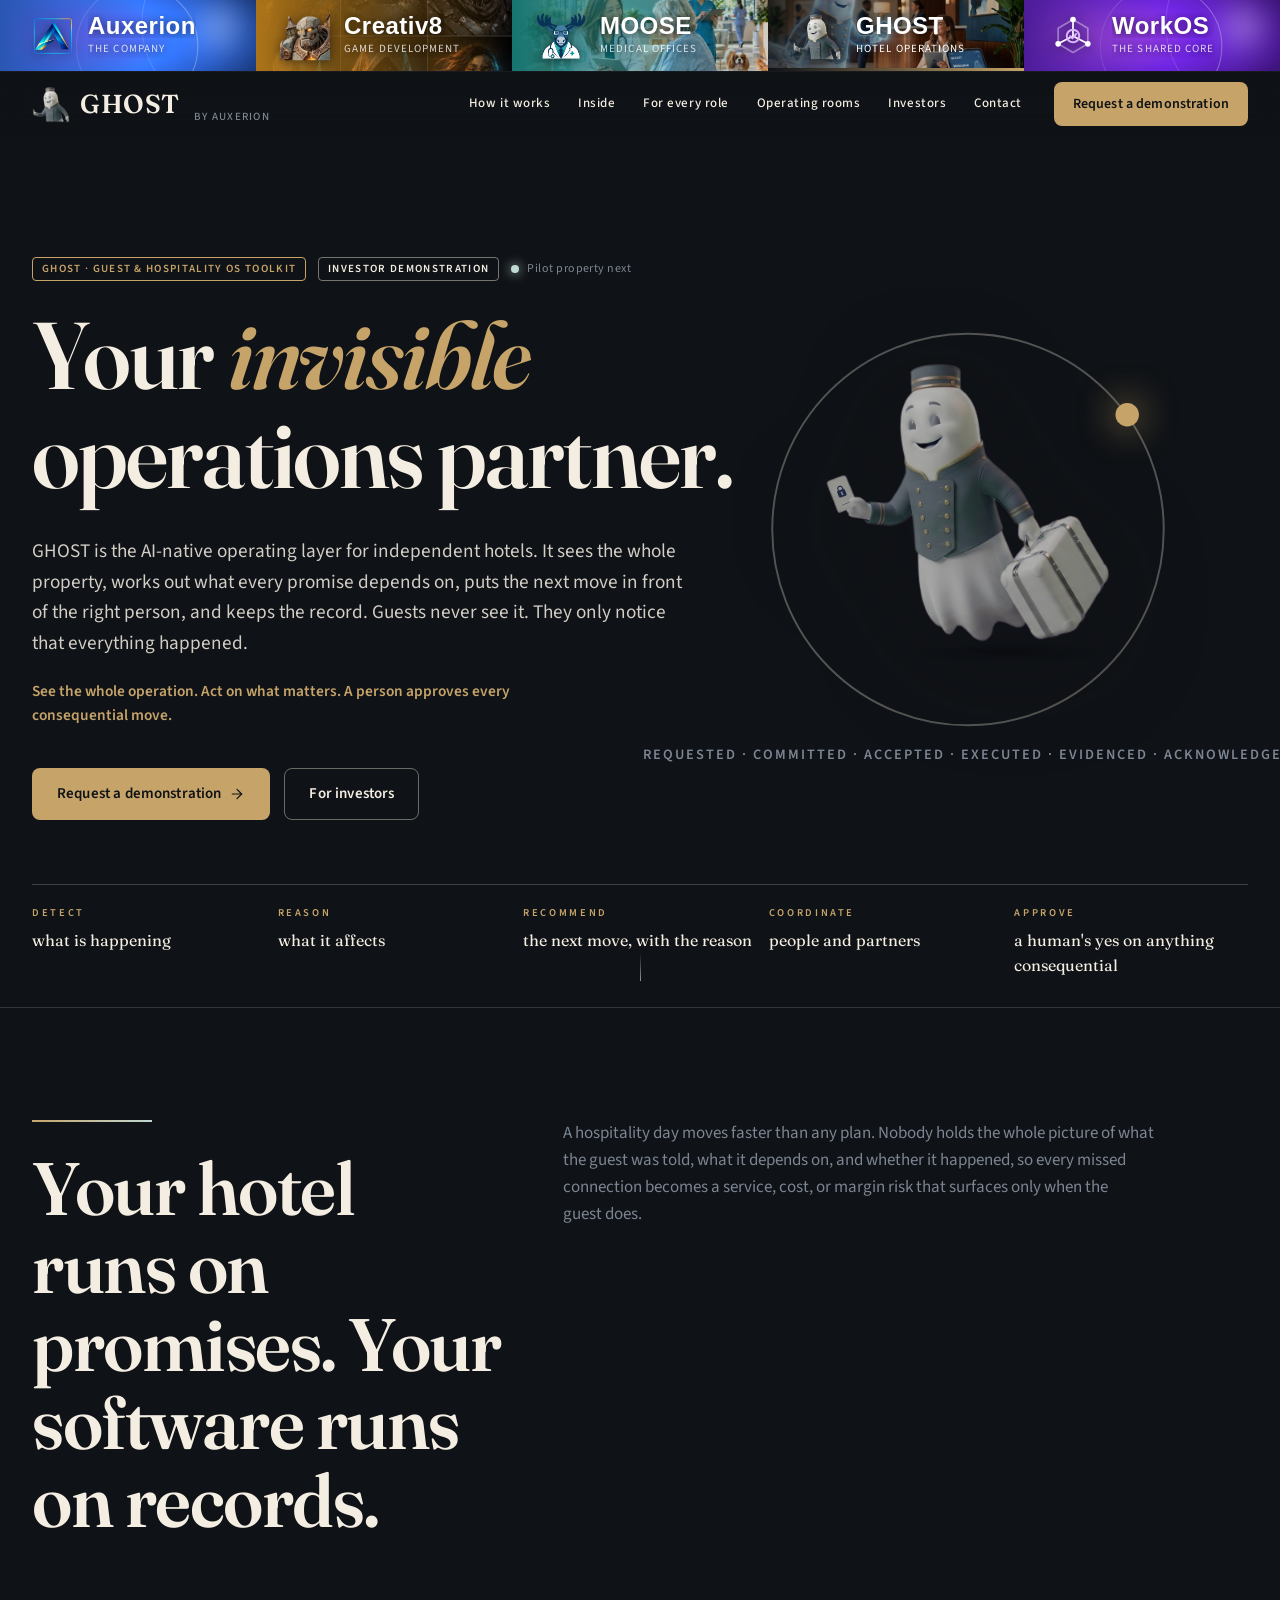
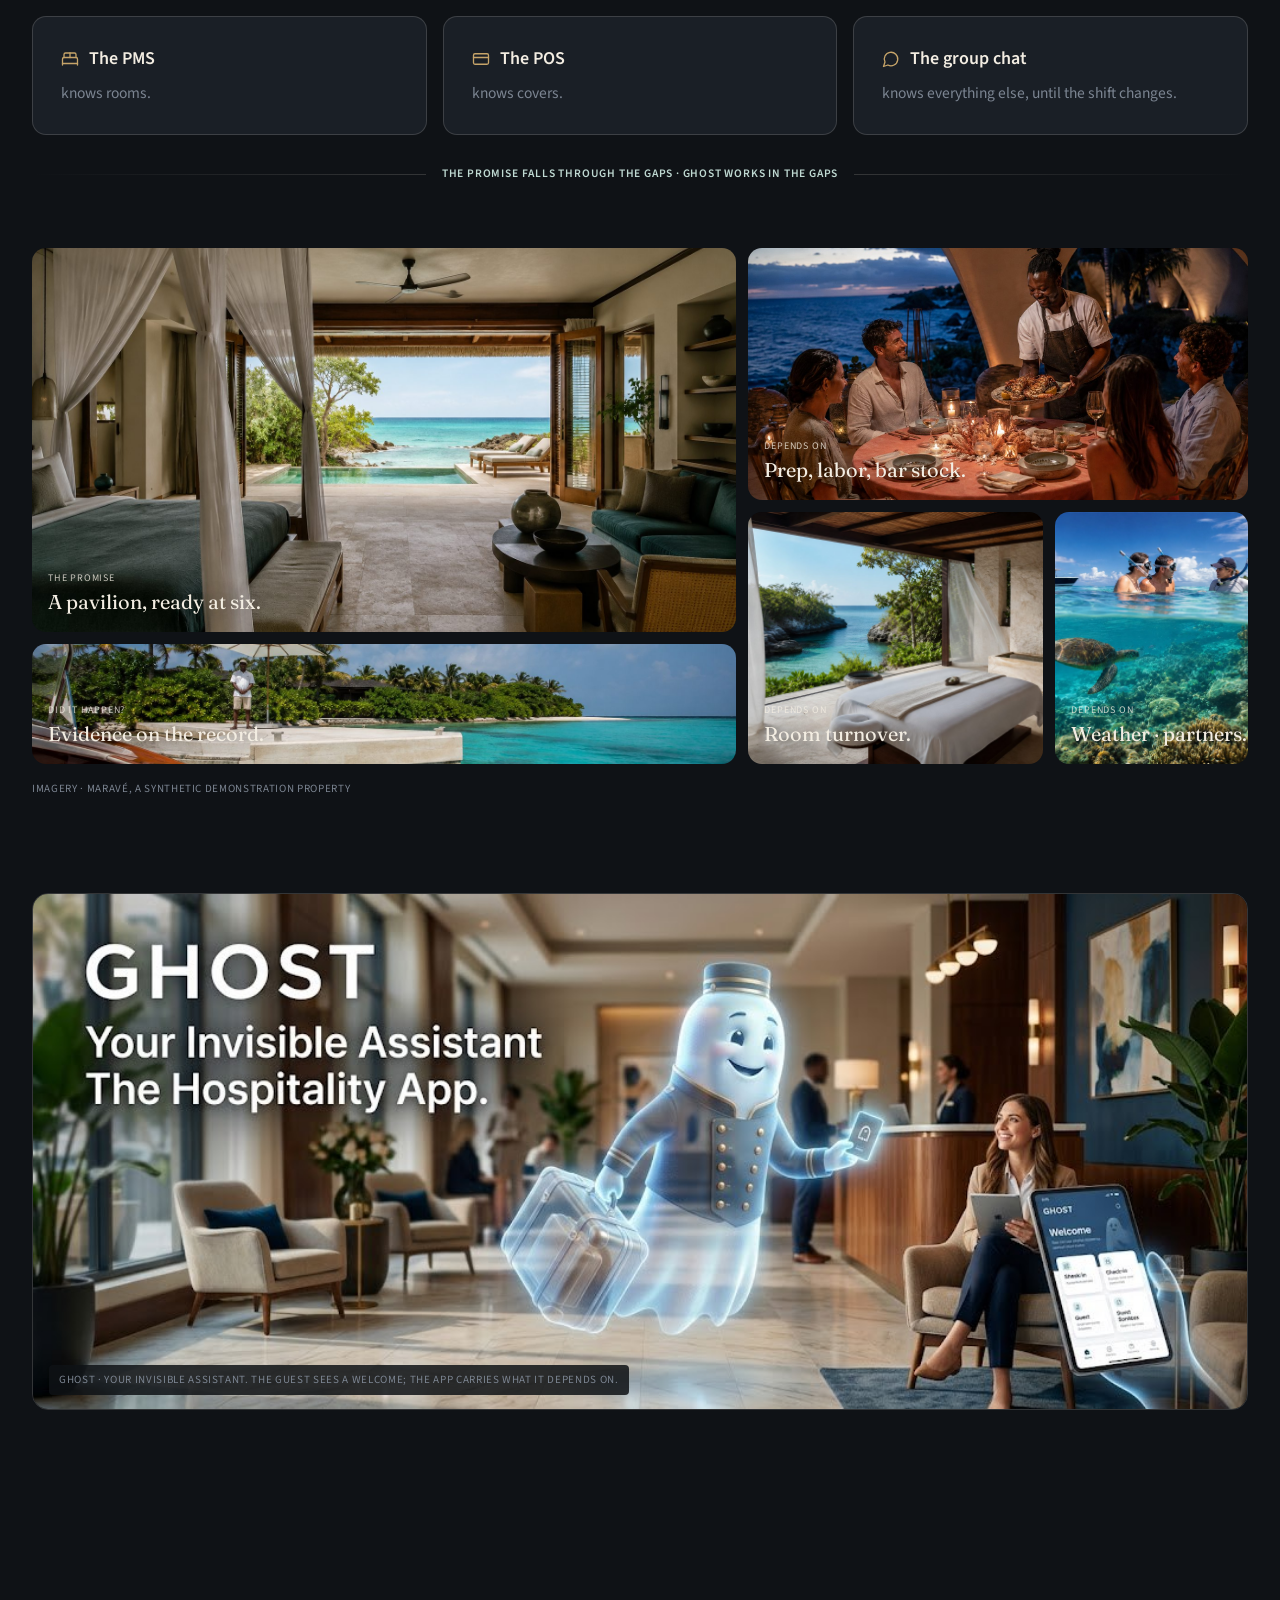
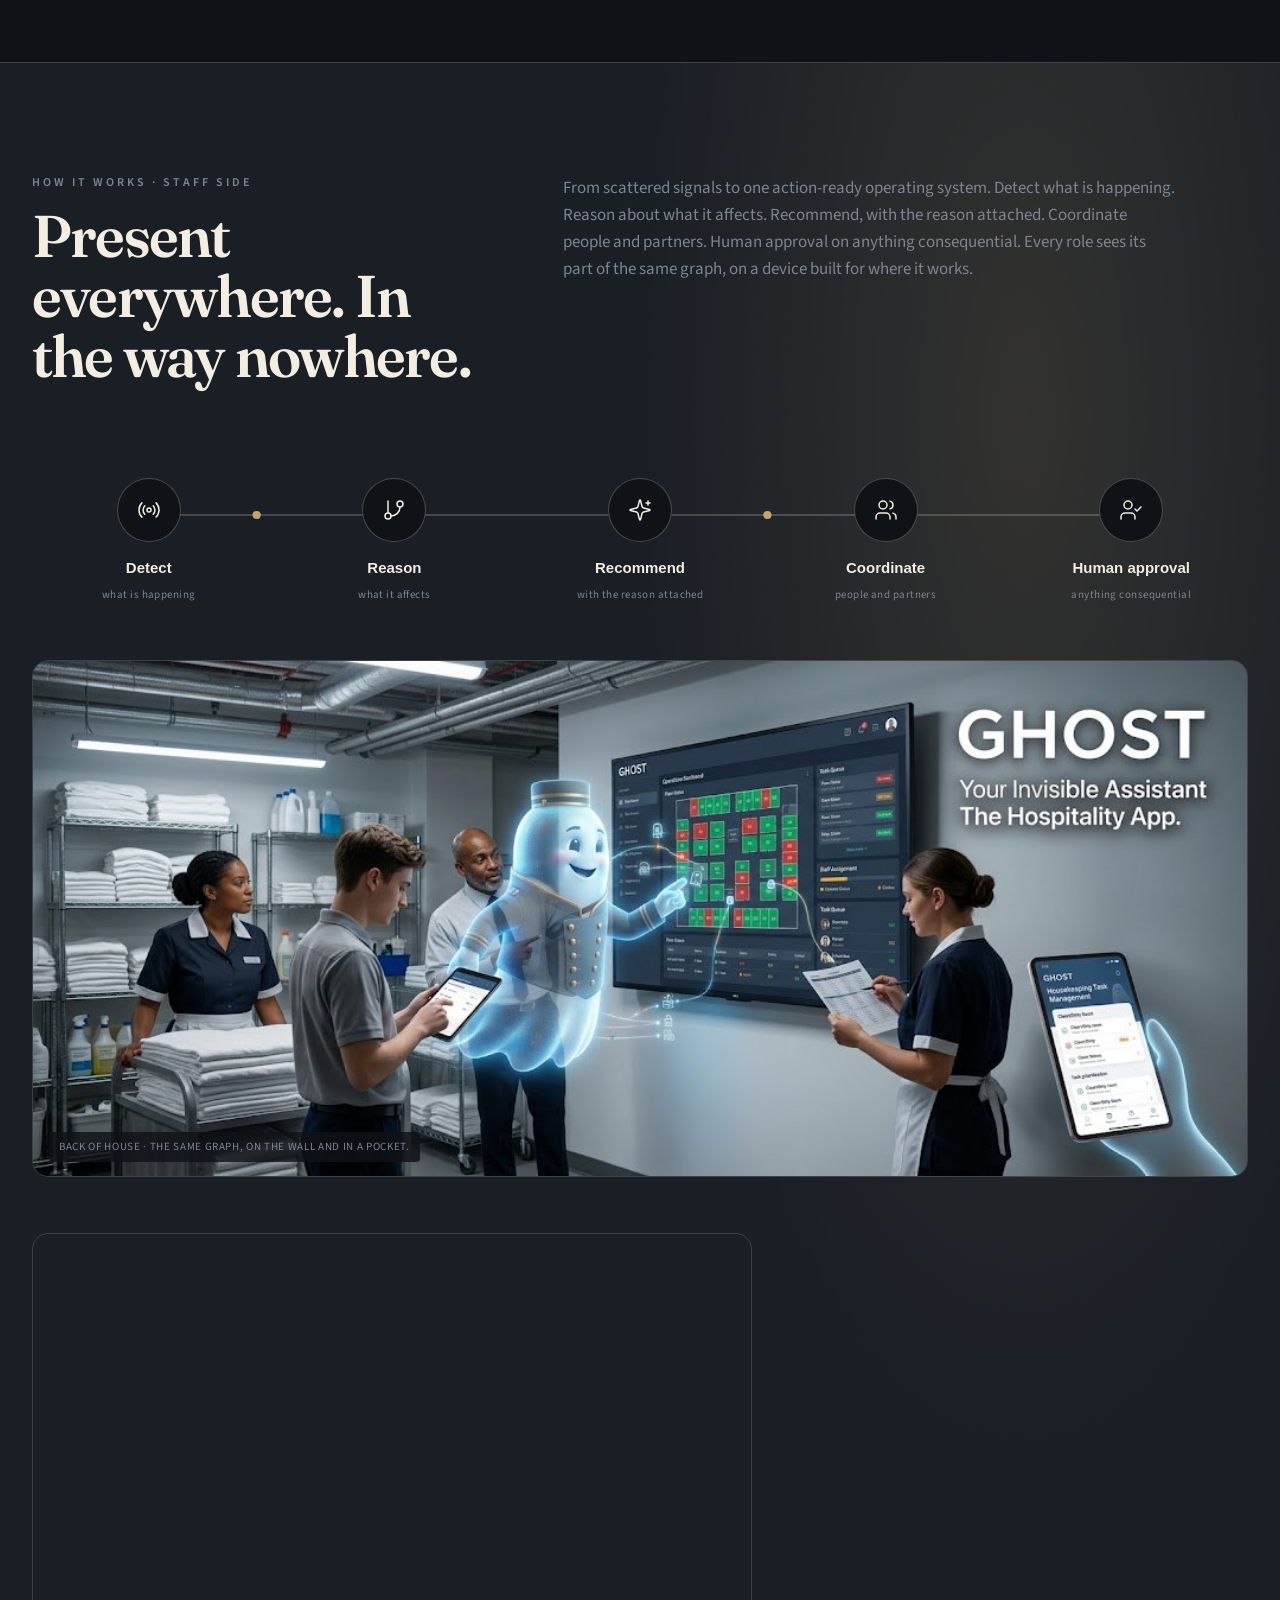
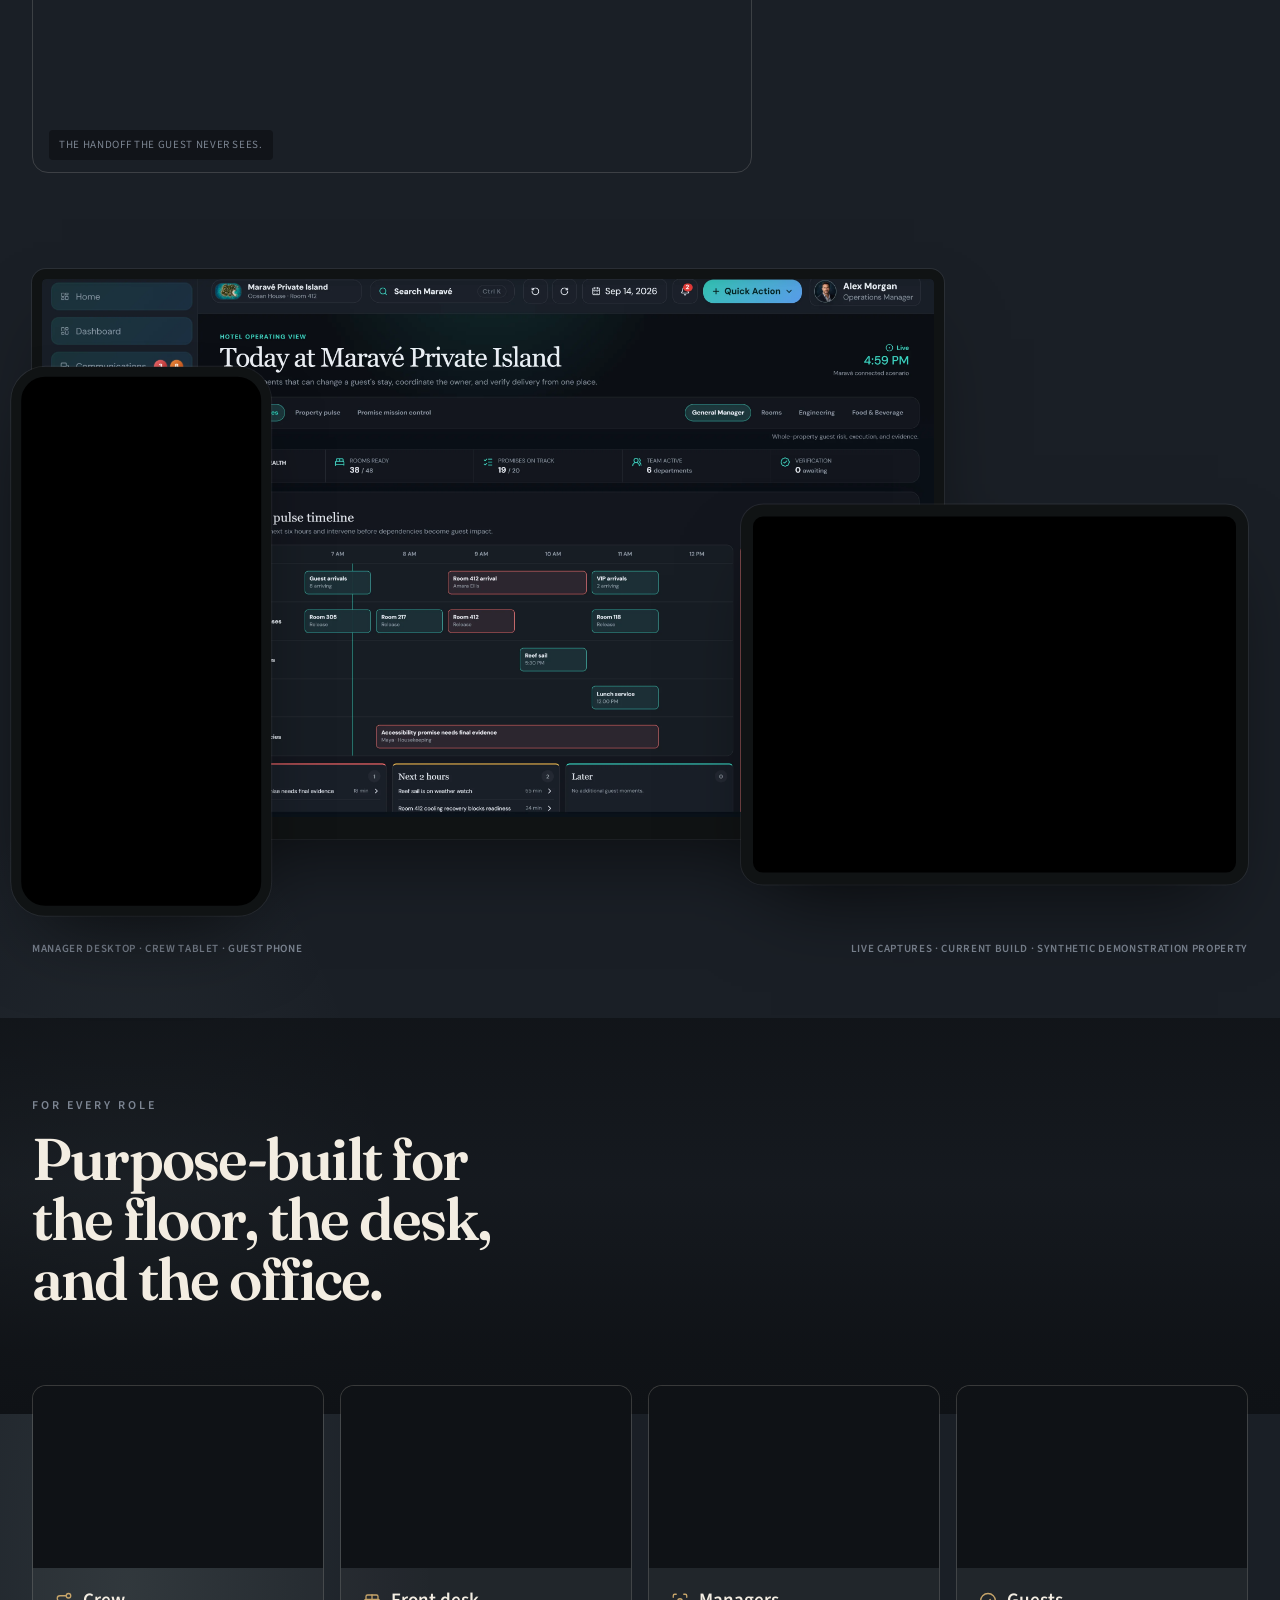
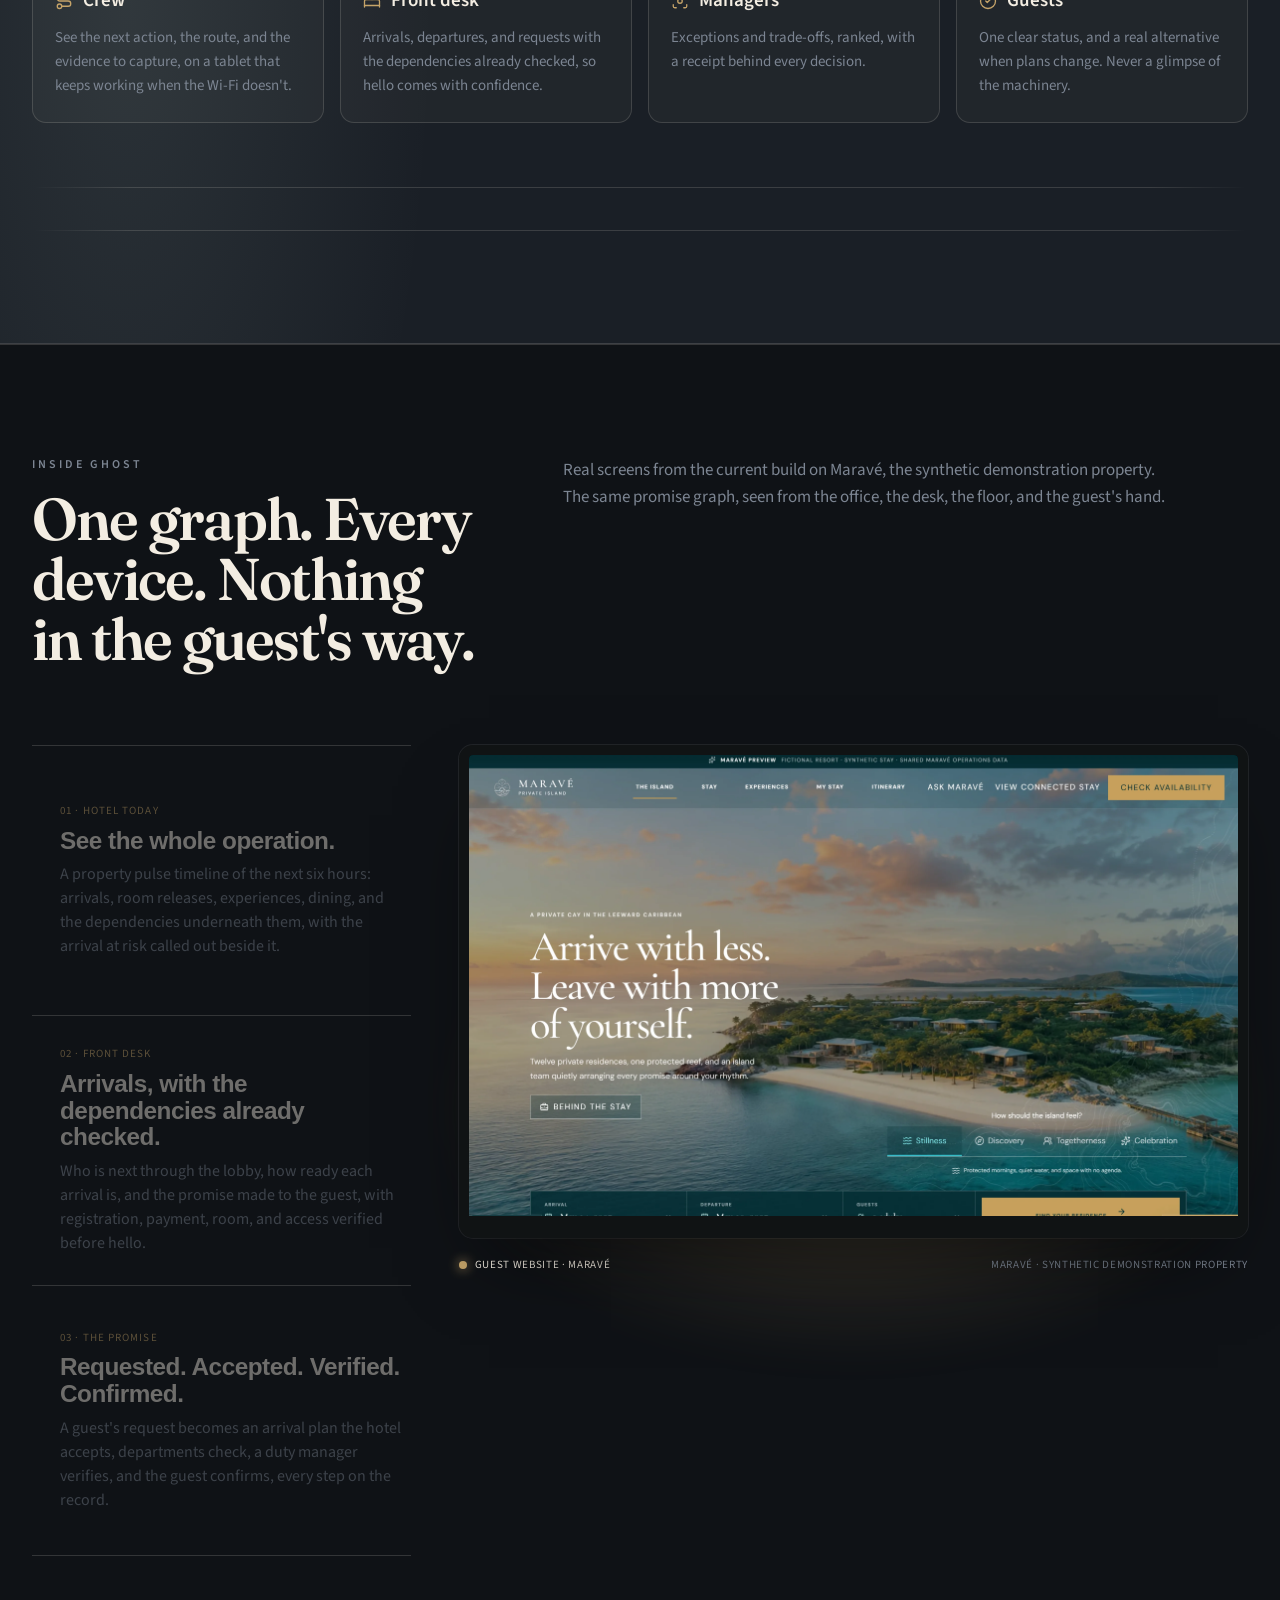
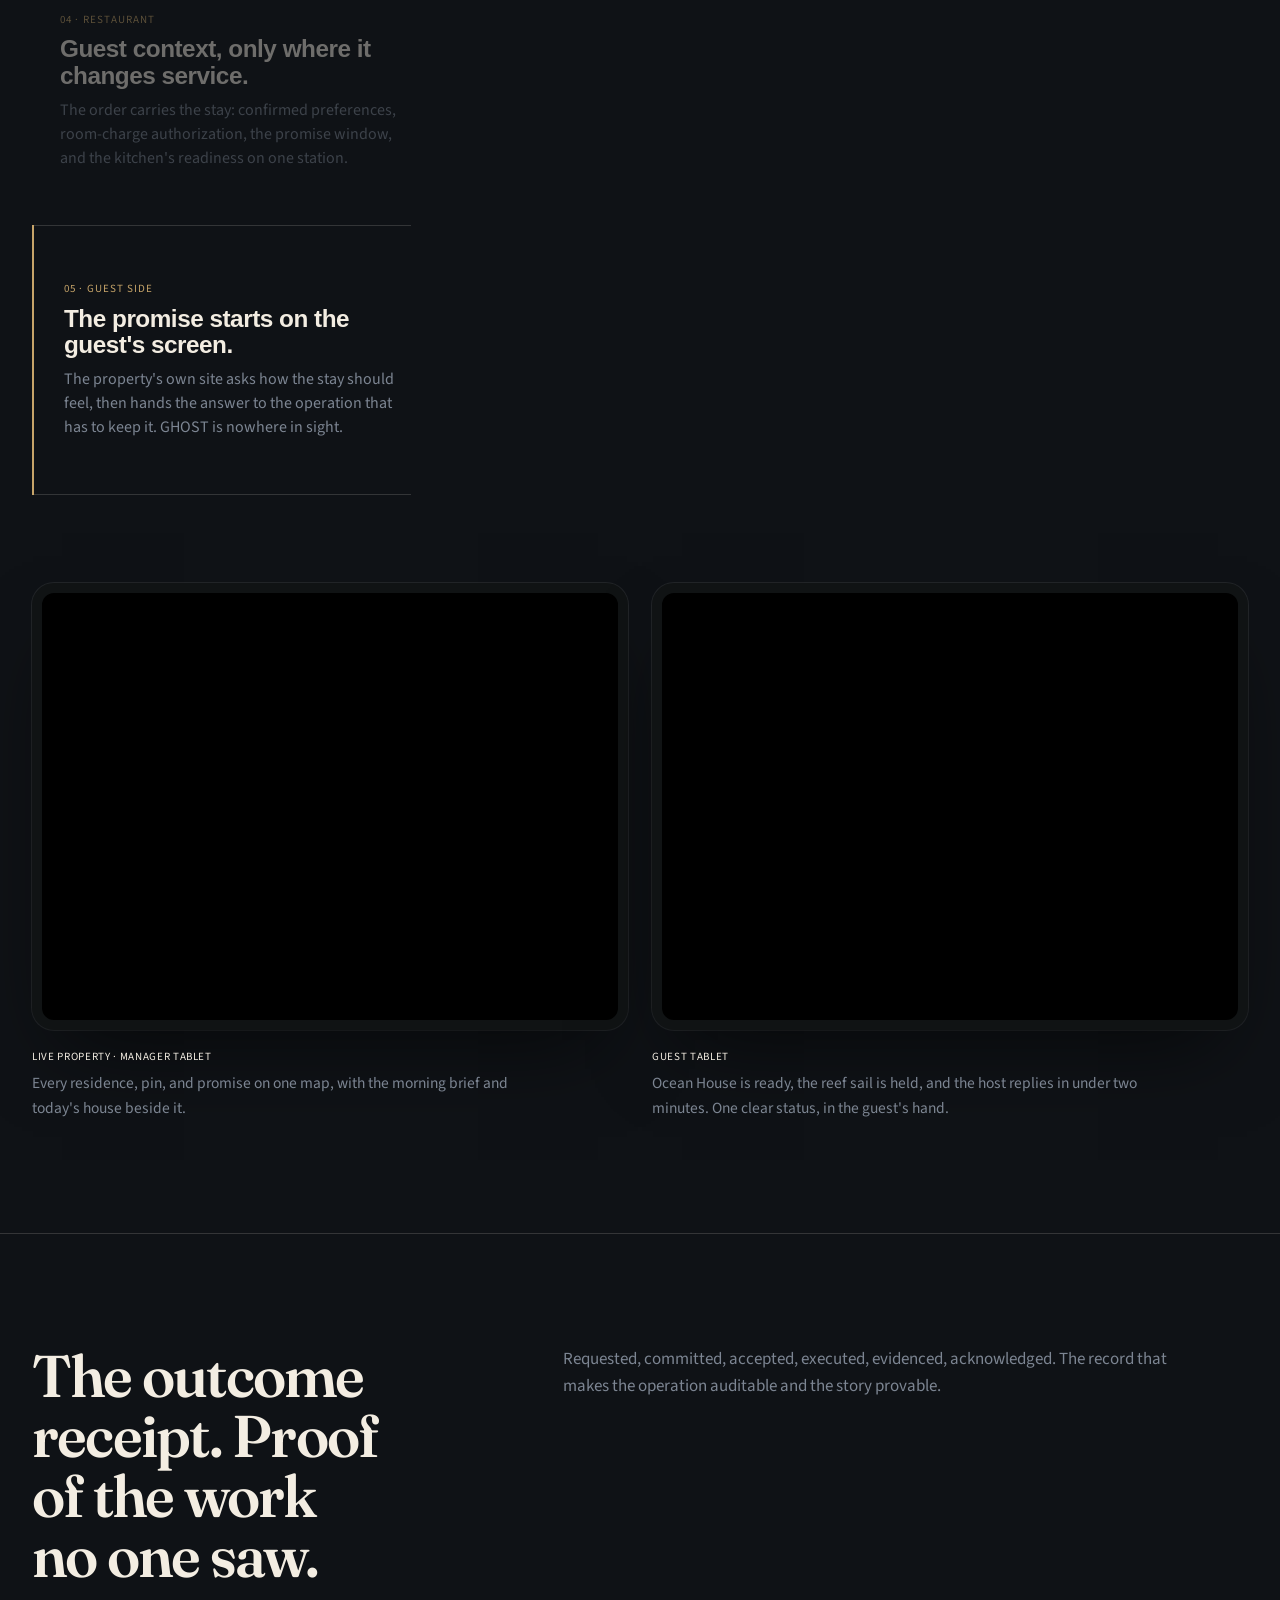
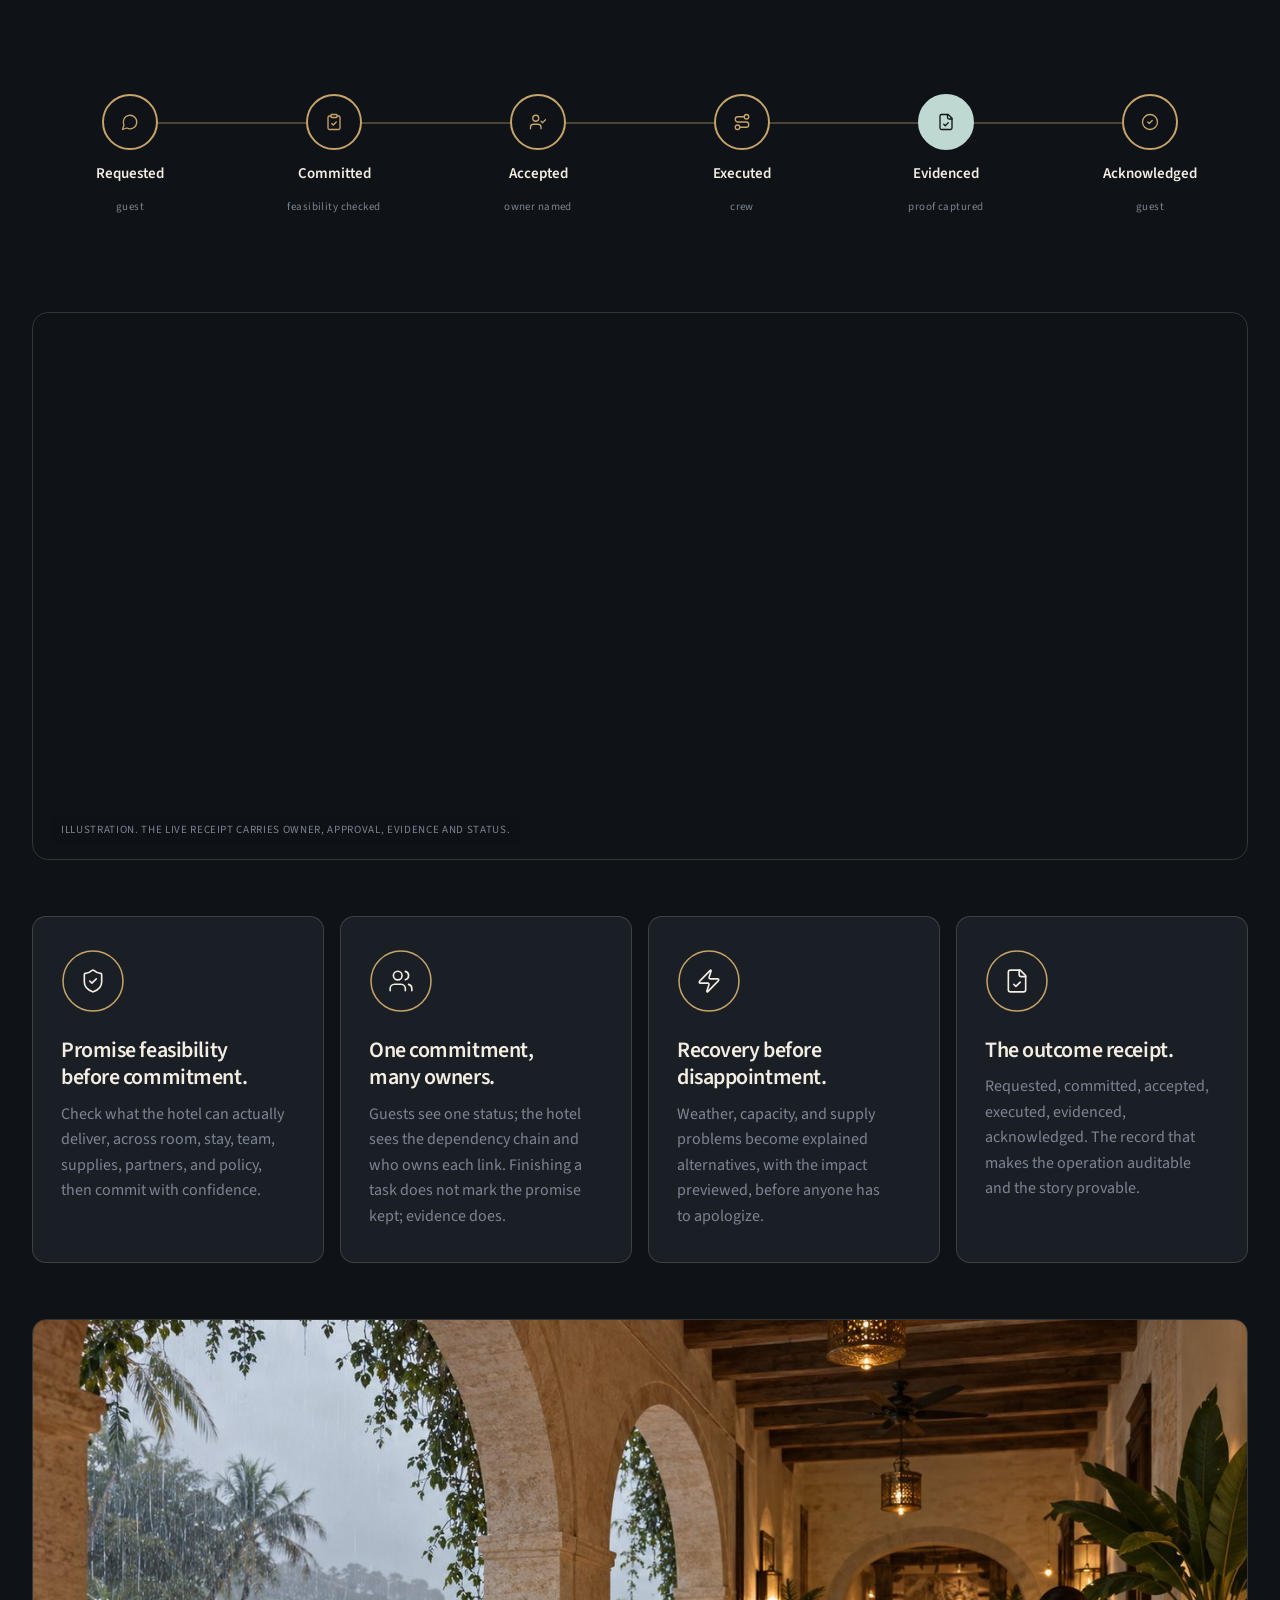
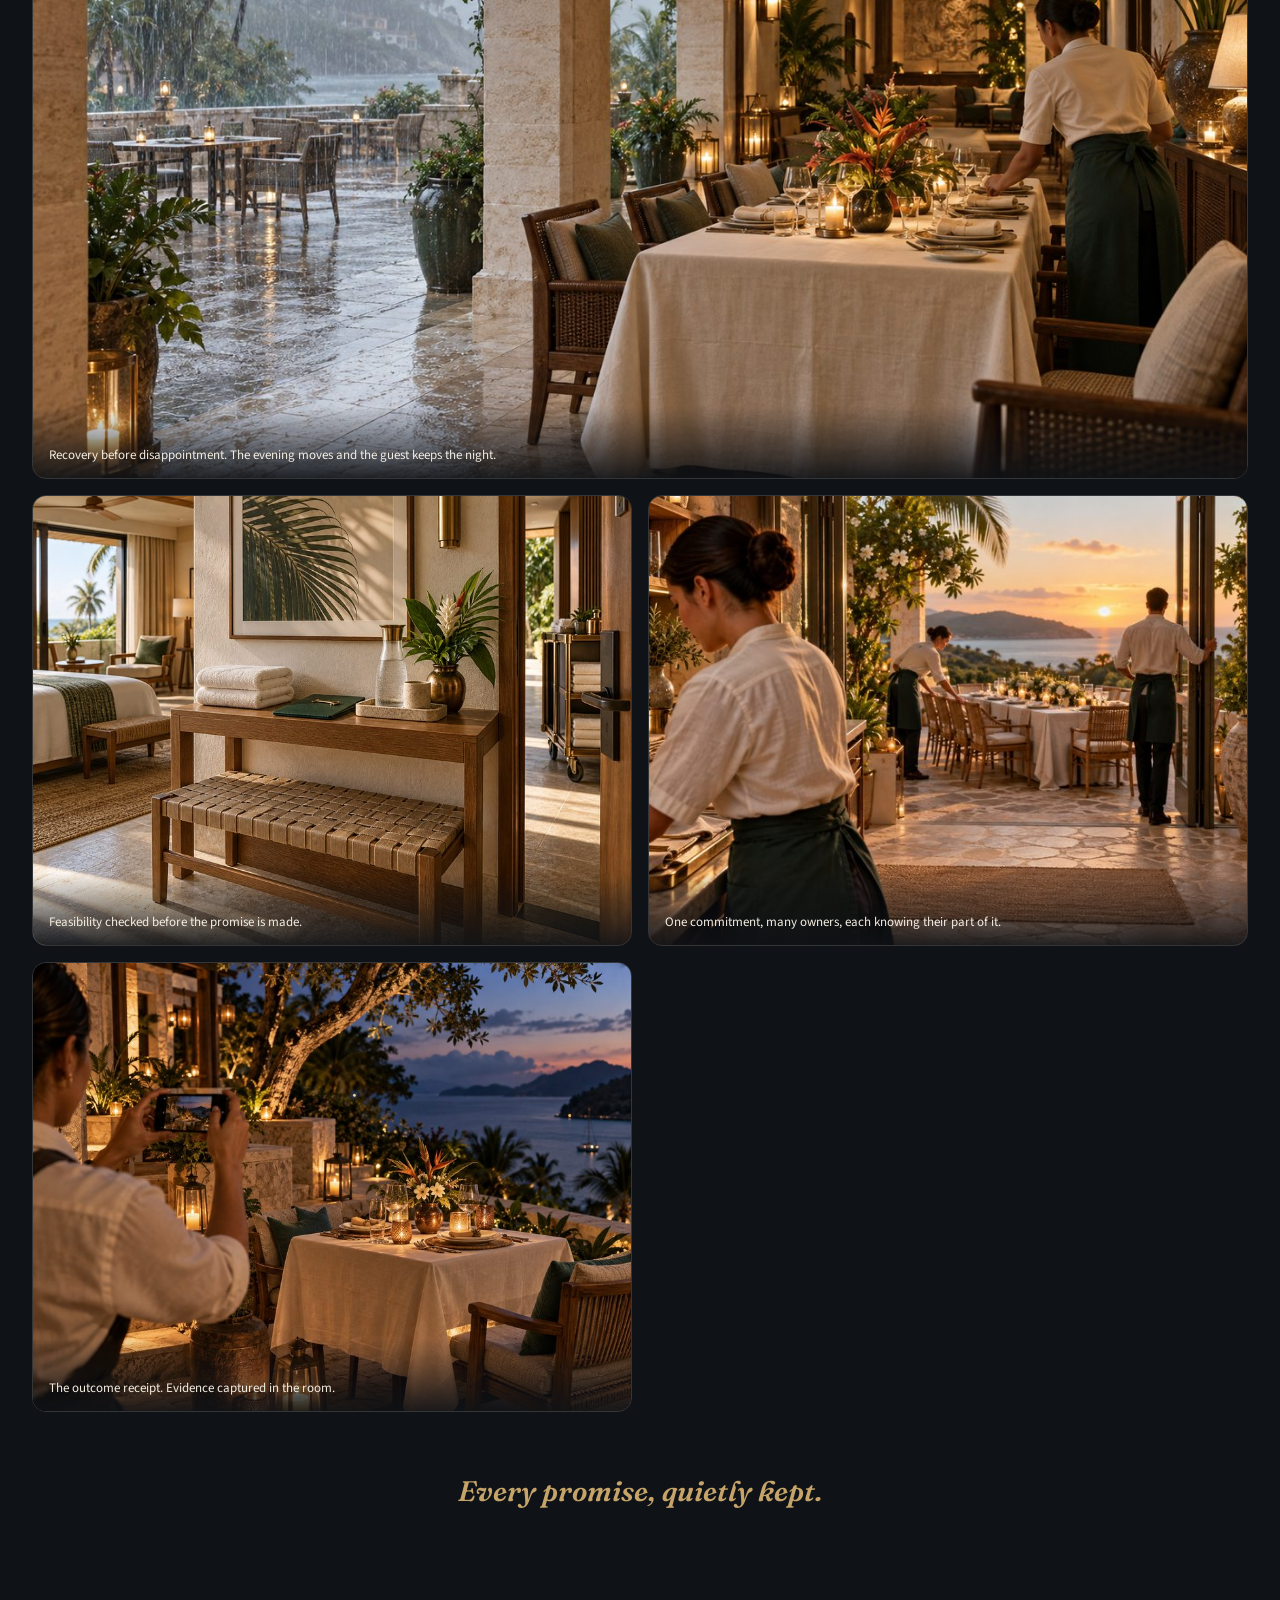
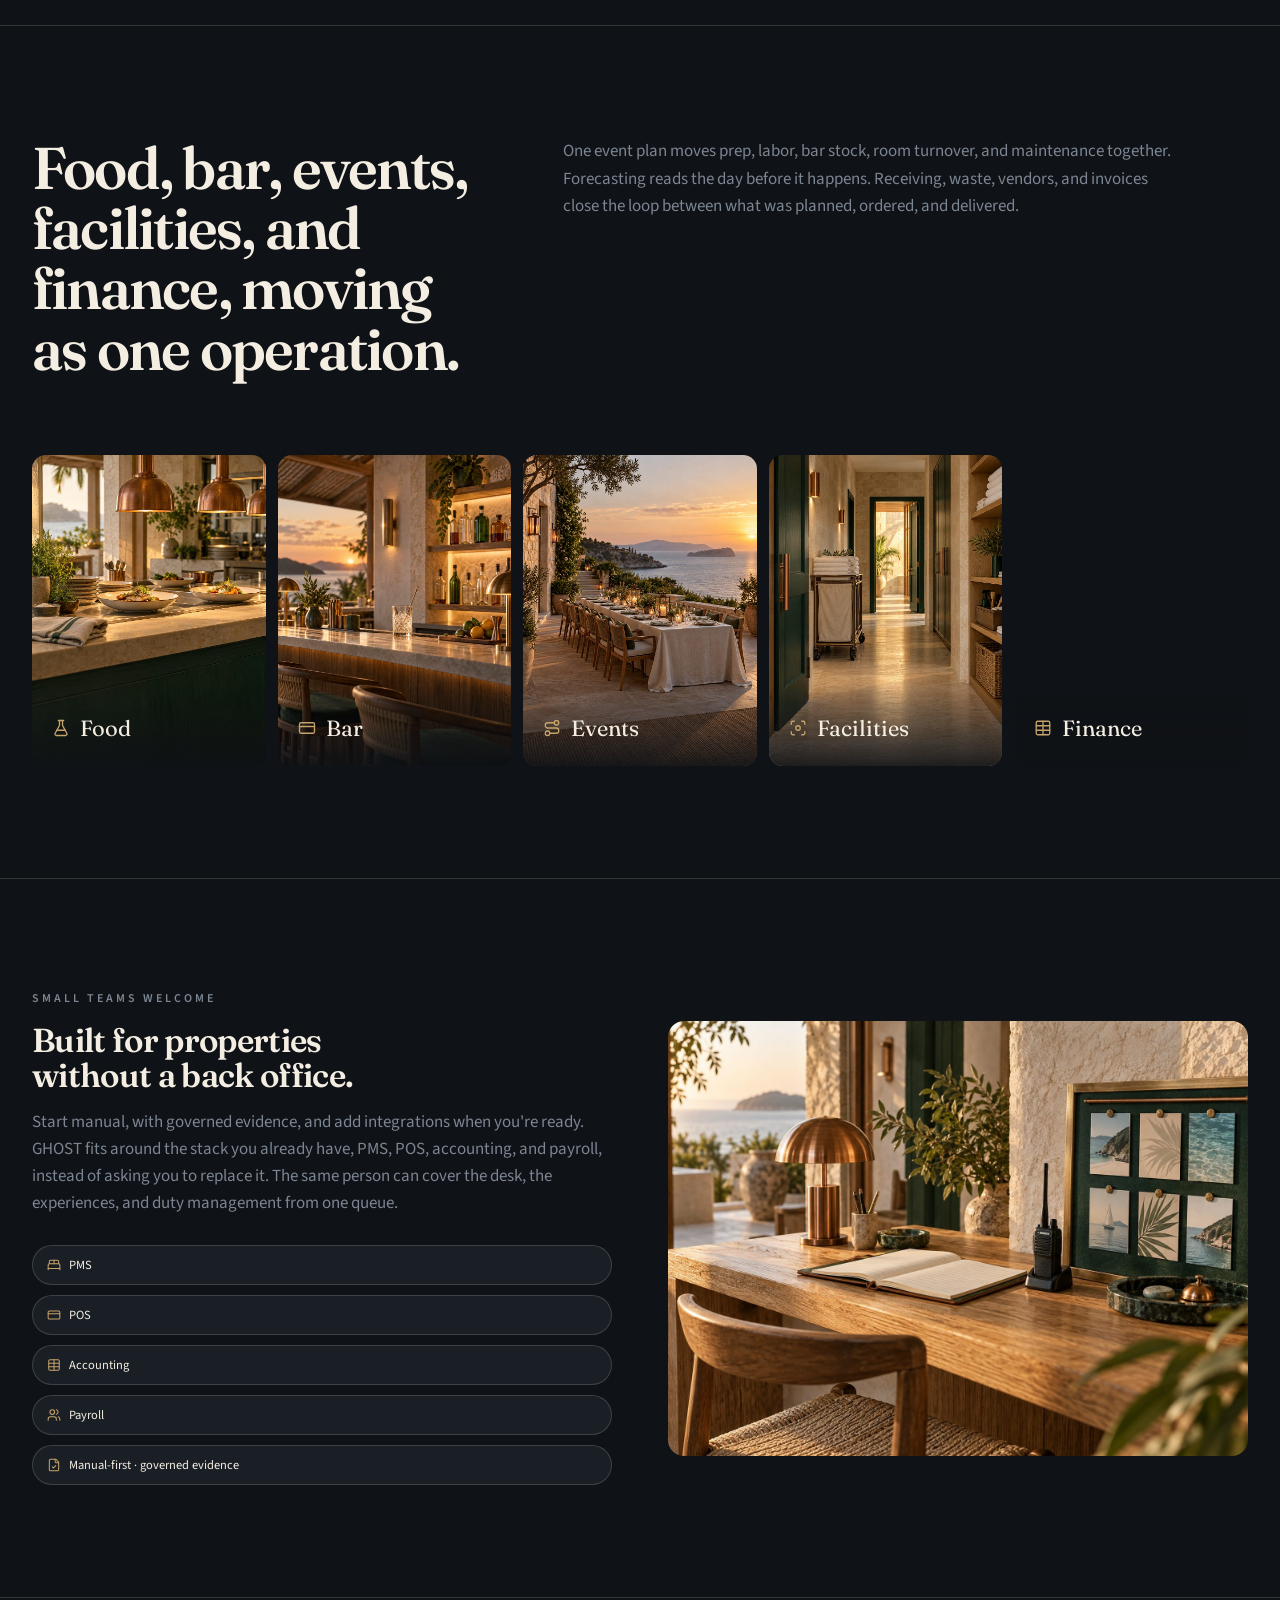
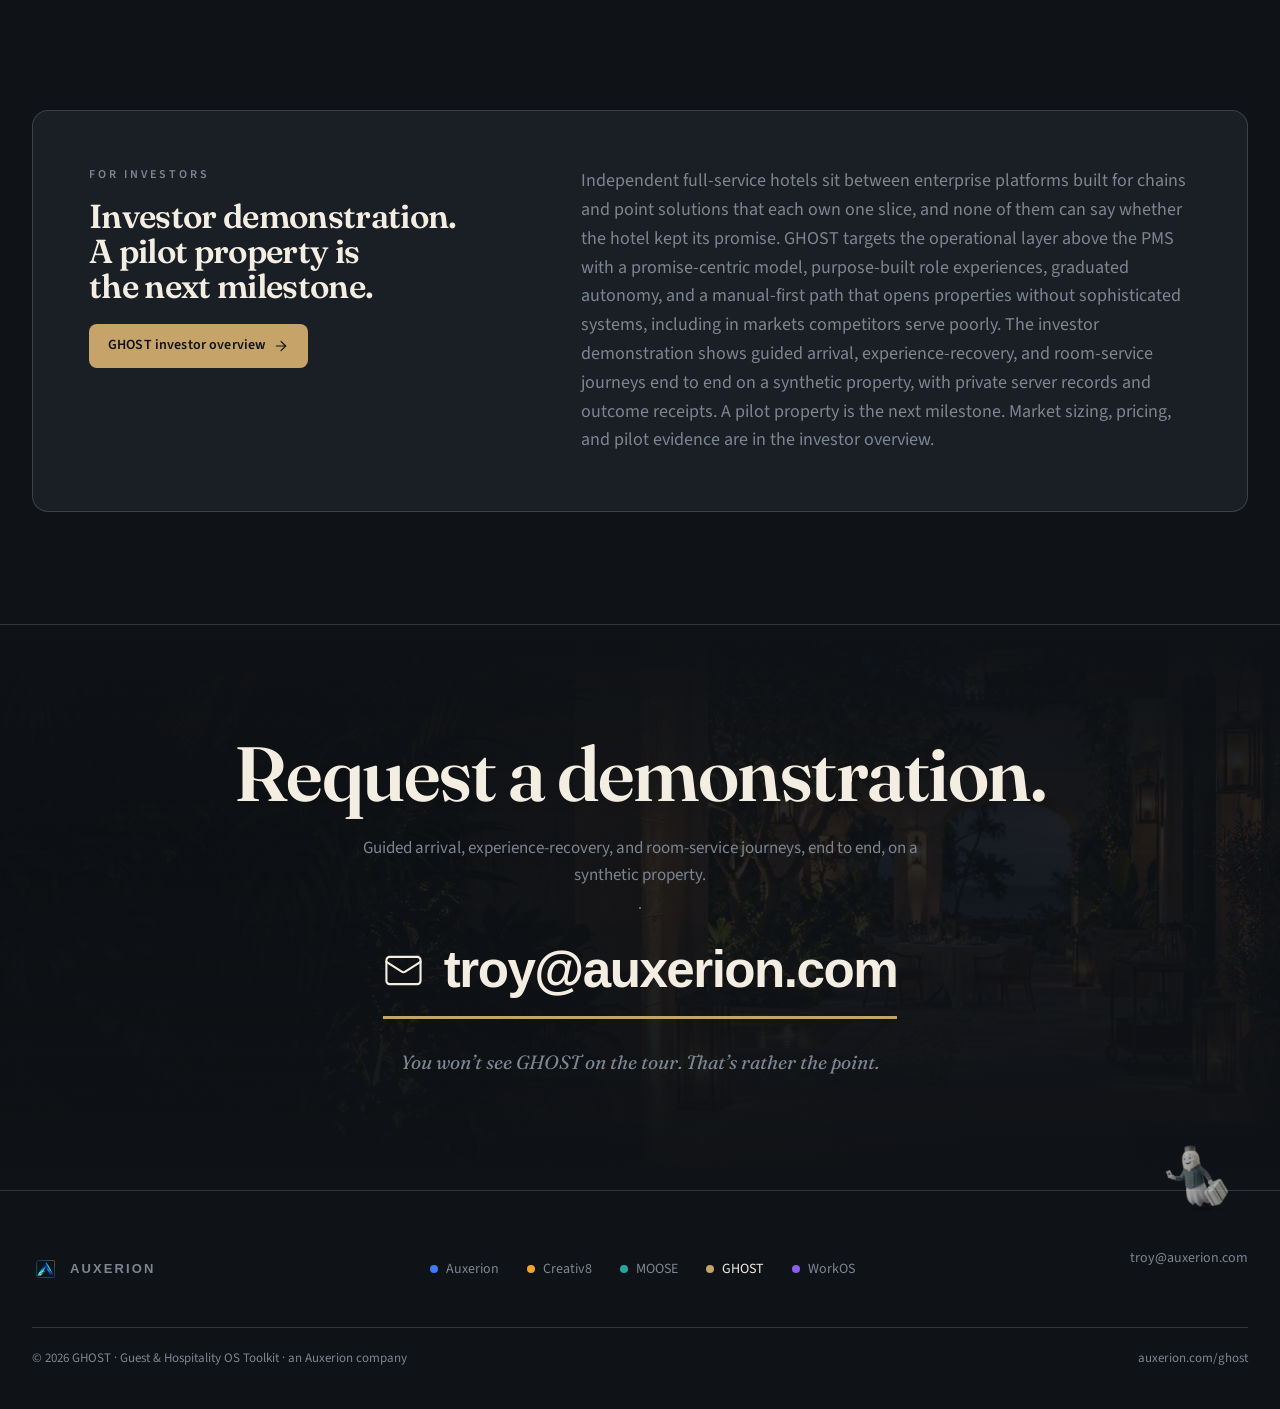
<file: ghost/index.html>
<!DOCTYPE html>
<html lang="en"><head><meta charset="utf-8"><meta name="viewport" content="width=device-width,initial-scale=1">
<title>GHOST — Your invisible operations partner | Auxerion</title>
<meta name="description" content="GHOST is the AI-native operating layer for independent hotels. It sees the whole property, checks what every promise depends on, and proves what happened, with a person approving every consequential move.">
<link rel="canonical" href="https://auxerion.com/ghost">
<meta property="og:type" content="website">
<meta property="og:site_name" content="Auxerion">
<meta property="og:url" content="https://auxerion.com/ghost">
<meta property="og:title" content="GHOST — Your invisible operations partner | Auxerion">
<meta property="og:description" content="GHOST is the AI-native operating layer for independent hotels. It sees the whole property, checks what every promise depends on, and proves what happened, with a person approving every consequential move.">
<meta property="og:image" content="https://auxerion.com/assets/og/ghost.jpg">
<meta property="og:image:width" content="1200">
<meta property="og:image:height" content="630">
<meta name="twitter:card" content="summary_large_image">
<meta name="twitter:title" content="GHOST — Your invisible operations partner | Auxerion">
<meta name="twitter:description" content="GHOST is the AI-native operating layer for independent hotels. It sees the whole property, checks what every promise depends on, and proves what happened, with a person approving every consequential move.">
<meta name="twitter:image" content="https://auxerion.com/assets/og/ghost.jpg">

<link rel="icon" href="/assets/logos/ghost-mark-2026.png">
<link rel="stylesheet" href="https://fonts.googleapis.com/css2?family=Fraunces:ital,opsz,wght@0,9..144,400;0,9..144,600;1,9..144,400;1,9..144,600&family=Source+Sans+3:wght@400;600&display=swap">
<link rel="stylesheet" href="/family.css"><link rel="stylesheet" href="/cinema.css"><link rel="stylesheet" href="/tour.css">
<style>
/* GHOST brand package v1: Midnight ground, Ivory text, Brass accent,
   Fraunces display over Source Sans 3. Palette tokens live on the "ha" skin
   in family.css; this sheet only handles what this page draws itself. */
:root{--mono:"Source Sans 3",system-ui,sans-serif}
body[data-brand="ha"] h1,body[data-brand="ha"] h2{font-weight:600;letter-spacing:-.02em}
h2,.statement{line-height:1.05}
/* Hush peeks over the footer's top edge, right-aligned, and nowhere else. */
footer{position:relative}
.hushpeek{position:absolute;right:max(var(--gutter),4vw);top:-46px;width:64px;height:auto;opacity:0;animation:hush-in .3s ease-out forwards;pointer-events:none}
@media(prefers-reduced-motion:reduce){.hushpeek{animation:none;opacity:1}}
@media(max-width:560px){.hushpeek{width:48px;top:-34px}}
.label,.hero .strip small,.devcap,.gapnote .gt{font-weight:600;letter-spacing:.25em}
h3,.sysc b,.nr b,.chain .cn b{font-family:"Source Sans 3",system-ui,sans-serif}
.btn.primary{background:var(--brass);color:var(--midnight,#0F1216);border-radius:8px}
.btn.secondary{border:1px solid rgba(243,237,226,.4);color:var(--ivory);border-radius:8px}
.site-nav.solid{background:rgba(15,18,22,.88)}
.brand.product .wm .ic-mark{width:38px;height:38px;object-fit:contain}
.hero .kicker{font-family:var(--body);font-weight:600;font-size:clamp(15px,1.2vw,17px);color:var(--brass);margin-top:20px;max-width:36em}
.site-nav:not(.solid) .brand,.site-nav:not(.solid) .links a,.site-nav:not(.solid) .menu-btn{color:var(--ivory)}.site-nav:not(.solid) .brand .by{color:var(--slate)}.site-nav:not(.solid) .menu-btn{border-color:rgba(243,237,226,.4)}.site-nav:not(.solid) .links:not(.open) a{color:var(--ivory)}
.hero{min-height:calc(100vh - var(--fambar-h));color:var(--ivory)}
.hero .bg img{opacity:1;transform:none;filter:saturate(.92) brightness(.82)}
.hero .veil{position:absolute;inset:0;z-index:-2;background:linear-gradient(180deg,rgba(15,18,22,.5),rgba(15,18,22,.42) 40%,rgba(15,18,22,.88) 75%,#0F1216 100%)}
.hero .veil::after{content:"";position:absolute;inset:0;background:linear-gradient(90deg,rgba(15,18,22,.78),rgba(15,18,22,.1) 62%)}
.hero .wrap{padding-bottom:0}
.hero .copy{padding-top:120px}
.hero h1{font-family:"Fraunces",Georgia,serif;font-weight:600;font-size:clamp(46px,7.4vw,108px);letter-spacing:-.02em;line-height:1.05;color:var(--ivory)}
.hero h1 i{font-style:italic;font-weight:600;color:var(--brass)}
.hero .lede{color:var(--ivory);opacity:.86}
.hero .tag{border-color:rgba(243,237,226,.45);color:var(--ivory)}.hero .tag.accent{border-color:var(--brass);color:var(--brass)}
.hero .live{color:var(--slate)}.hero .live i{background:var(--phantom);box-shadow:0 0 12px var(--phantom)}
.hero .cue span{background:linear-gradient(180deg,transparent,var(--ivory))}
.hero .strip{display:grid;grid-template-columns:repeat(5,minmax(0,1fr));gap:12px;margin-top:64px;padding:20px 0 28px;border-top:1px solid rgba(243,237,226,.2)}
.hero .strip div{font-family:"Fraunces",serif;font-size:clamp(16px,1.25vw,19px);color:var(--ivory);display:flex;flex-direction:column;gap:6px}
.hero .strip small{font-family:var(--body);font-size:10.5px;text-transform:uppercase;color:var(--brass)}
@media(max-width:960px){.hero .strip{grid-template-columns:1fr 1fr}}
/* promise ring hero graphic, with the mascot inside it */
.pring{position:absolute;right:4vw;top:50%;transform:translateY(-52%);width:min(58vmin,560px);aspect-ratio:1;z-index:-1;pointer-events:none}
.pring svg{width:100%;height:100%;overflow:visible}
.pring .r{fill:none;stroke:rgba(243,237,226,.3);stroke-width:1.5}
/* The brand rules give the mascot a fade and nothing else: no bounce, no loop. */
.pring .ghost{position:absolute;left:50%;top:50%;width:56%;height:auto;transform:translate(-50%,-56%);opacity:0;animation:hush-in .3s ease-out .4s forwards;filter:drop-shadow(0 24px 48px rgba(15,18,22,.6))}
@keyframes hush-in{to{opacity:1}}
@media(prefers-reduced-motion:reduce){.pring .ghost{animation:none;opacity:1}}
.pring .dot{fill:var(--brass);filter:drop-shadow(0 0 14px rgba(198,164,105,.9))}
.pring .orb{fill:var(--phantom);filter:drop-shadow(0 0 10px rgba(191,217,210,.9))}
.pring text{font-family:var(--body);font-weight:600;font-size:11px;fill:var(--slate);letter-spacing:.14em;text-transform:uppercase}
@media(max-width:960px){.pring{display:none}}
/* problem */
.prob{padding-block:140px 0;border-top:0}
.prob .statement{font-family:"Fraunces",serif;font-weight:600;letter-spacing:-.02em}
.systems{display:grid;grid-template-columns:repeat(3,minmax(0,1fr));gap:16px;margin-top:64px}
.sysc{padding:28px;border:1px solid var(--line);border-radius:14px;background:var(--bg2);position:relative;overflow:hidden}
.sysc b{display:flex;align-items:center;gap:10px;font-family:"Source Sans 3",sans-serif;font-weight:600;font-size:18px;margin-bottom:8px}
.sysc b .ic{color:var(--accent)}
.sysc p{font-size:15.5px;color:var(--text2)}
.sysc::after{content:"";position:absolute;right:-1px;top:20%;bottom:20%;width:1px;background:repeating-linear-gradient(180deg,var(--accent2) 0 6px,transparent 6px 12px);opacity:.6}
.sysc:last-child::after{display:none}
@media(max-width:760px){.systems{grid-template-columns:1fr}}
.gallery{display:grid;grid-template-columns:repeat(12,1fr);grid-auto-rows:120px;gap:12px;margin-top:64px}
.gallery figure{margin:0;border-radius:14px;overflow:hidden;position:relative}
.gallery img{width:100%;height:100%;object-fit:cover;transition:transform 1.4s var(--ease)}
.gallery figure:hover img{transform:scale(1.05)}
.gallery figcaption{position:absolute;left:16px;bottom:14px;font-family:"Fraunces",serif;font-size:20px;color:#F3EDE2;text-shadow:0 2px 20px rgba(0,0,0,.5)}
.gallery figcaption small{display:block;font-family:var(--mono);font-size:10px;letter-spacing:.08em;text-transform:uppercase;opacity:.8}
.g1{grid-column:1/8;grid-row:1/4}.g2{grid-column:8/13;grid-row:1/3}.g3{grid-column:8/11;grid-row:3/5}.g4{grid-column:11/13;grid-row:3/5}.g5{grid-column:1/8;grid-row:4/5}
@media(max-width:760px){.gallery{grid-auto-rows:90px}.g1{grid-column:1/13;grid-row:1/3}.g2{grid-column:1/7;grid-row:3/5}.g3{grid-column:7/13;grid-row:3/5}.g4{grid-column:1/7;grid-row:5/6}.g5{grid-column:7/13;grid-row:5/6}}
/* NIGHT: how it works + roles */
/* The page already sits on Midnight, so this section lifts to Fog instead of
   dropping to black, and keeps its own quiet brass and phantom wash. */
.night{margin-top:140px;background:var(--fog);color:var(--ivory);border-top:1px solid var(--line);border-bottom:1px solid var(--line);padding-block:140px;position:relative;overflow:hidden}
.night::before{content:"";position:absolute;inset:0;background:radial-gradient(ellipse 50% 50% at 80% 10%,rgba(198,164,105,.14),transparent 60%),radial-gradient(ellipse 40% 40% at 10% 90%,rgba(191,217,210,.1),transparent 60%);pointer-events:none}
.night .wrap{position:relative}
.night h2{color:#F3EDE2;font-family:"Fraunces",serif;font-weight:400;letter-spacing:-.02em}
.night .lede{color:#7C8592}
.night .label{color:#7C8592}
.night .pipe .ring{background:#0F1216;border-color:rgba(243,237,226,.25);color:#F3EDE2}
.night .pipe .wire .base{stroke:rgba(243,237,226,.2)}
.night .pipe small{color:#7C8592}
.night .pipe .ring{--accent:#C6A469}
.night .marq{border-color:rgba(243,237,226,.15);color:#7C8592}
.devices{margin-top:96px}
.devcap{display:flex;justify-content:space-between;gap:16px;flex-wrap:wrap;margin-top:28px;font-family:var(--mono);font-size:11px;letter-spacing:.06em;text-transform:uppercase;color:#7C8592}
.nroles{display:grid;grid-template-columns:repeat(4,minmax(0,1fr));gap:16px;margin-top:64px}
.nr{border:1px solid rgba(243,237,226,.15);border-radius:14px;background:rgba(243,237,226,.03);overflow:hidden;display:flex;flex-direction:column;transition:background .3s,border-color .3s,transform .3s var(--ease)}
.nr .shot{position:relative;aspect-ratio:16/10;overflow:hidden;background:#0F1216}
.nr .shot img{width:100%;height:100%;object-fit:cover;display:block;transition:transform .9s var(--ease)}
.nr:hover .shot img{transform:scale(1.05)}
.nr .shot::after{content:"";position:absolute;inset:0;background:linear-gradient(180deg,rgba(15,18,22,0) 55%,rgba(15,18,22,.55) 82%,rgba(15,18,22,.9))}
.nr .txt{padding:18px 22px 24px;flex:1}
.nr:hover{background:rgba(243,237,226,.06);border-color:rgba(243,237,226,.3);transform:translateY(-3px)}
.rolewrap{position:relative;margin-top:140px}
.rolewrap .hd,.rolewrap .nroles{position:relative;z-index:1}
.rolebg{position:absolute;top:-80px;left:50%;transform:translateX(-50%);width:100vw;height:clamp(340px,44vh,540px);overflow:hidden;pointer-events:none}
.rolebg img{width:100%;height:100%;object-fit:cover;object-position:50% 48%;opacity:.55}
.rolebg::after{content:"";position:absolute;inset:0;background:linear-gradient(180deg,rgba(15,18,22,.80),rgba(15,18,22,.42) 42%,rgba(15,18,22,.93) 84%,#0F1216)}
.ghostband{margin:96px 0 0;border-radius:16px;overflow:hidden;border:1px solid var(--line);position:relative}
.ghostband img{width:100%;height:auto;display:block}
.ghostband figcaption{position:absolute;left:16px;bottom:14px;font-family:var(--mono);font-size:11px;letter-spacing:.06em;text-transform:uppercase;color:var(--text2);background:rgba(15,18,22,.85);padding:6px 10px;border-radius:4px}
@media(max-width:560px){.ghostband figcaption{position:static;display:block;background:none;padding:10px 0 0}}
@media(max-width:560px){.ghostband{margin-top:56px}.rolebg{top:-40px;height:clamp(260px,36vh,400px)}}
.nr b{display:flex;align-items:center;gap:10px;font-family:"Source Sans 3",sans-serif;font-weight:600;font-size:19px;margin-bottom:10px}
.nr b .ic{color:#C6A469}
.nr p{font-size:15px;color:#7C8592}
@media(max-width:960px){.nroles{grid-template-columns:repeat(2,minmax(0,1fr))}}@media(max-width:560px){.nroles{grid-template-columns:1fr}}
/* pillars promise graph */
.pillsec{padding-block:140px 0;border-top:0}
.pillsec h2,.rooms h2,.small-h2{font-family:"Fraunces",serif;font-weight:600;letter-spacing:-.02em}
.chain{position:relative;display:grid;grid-template-columns:repeat(6,minmax(0,1fr));gap:8px;margin-top:64px;padding:32px 0}
.chain::before{content:"";position:absolute;left:8%;right:8%;top:60px;height:2px;background:var(--accent);opacity:.35}
.chain .cn{position:relative;display:flex;flex-direction:column;align-items:center;gap:12px;text-align:center}
.chain .cn i{width:56px;height:56px;border-radius:50%;border:2px solid var(--accent);background:var(--bg);display:grid;place-items:center;color:var(--accent);position:relative;transition:transform .5s var(--ease),background .4s,color .4s}
.chain .cn.in i{animation:cpop .6s var(--ease) both;animation-delay:calc(var(--k)*.2s)}
@keyframes cpop{from{transform:scale(.6);opacity:0}to{transform:scale(1);opacity:1}}
.chain .cn.ev i{border-color:var(--accent2);background:var(--accent2);color:#0F1216}
.chain .cn b{font-family:"Source Sans 3",sans-serif;font-weight:600;font-size:15px}
.chain .cn small{font-family:var(--mono);font-size:11px;color:var(--text2);letter-spacing:.04em}
@media(max-width:760px){.chain{grid-template-columns:repeat(3,minmax(0,1fr));gap:24px 8px}.chain::before{display:none}}
.pil{display:grid;grid-template-columns:repeat(4,minmax(0,1fr));gap:16px;margin-top:56px}
.pil article{padding:32px 28px;border-radius:14px;background:var(--bg2);border:1px solid var(--line)}
.pil .oring{margin-bottom:24px}
.pil h3{font-size:22px;margin-bottom:10px}
.pil p{font-size:16px;color:var(--text2)}
@media(max-width:960px){.pil{grid-template-columns:repeat(2,minmax(0,1fr))}}@media(max-width:560px){.pil{grid-template-columns:1fr}}
/* rooms */
.rooms{padding-block:140px 0;border-top:0}
.roomgrid{display:grid;grid-template-columns:repeat(5,minmax(0,1fr));gap:12px;margin-top:64px}
.room{position:relative;aspect-ratio:3/4;border-radius:14px;overflow:hidden}
.room img{width:100%;height:100%;object-fit:cover;transition:transform 1.4s var(--ease)}
.room:hover img{transform:scale(1.06)}
.room .t{position:absolute;inset:auto 0 0 0;padding:20px;background:linear-gradient(180deg,transparent,rgba(15,18,22,.9));color:#F3EDE2;font-family:"Fraunces",serif;font-size:22px;display:flex;align-items:center;gap:10px}
.room .t .ic{color:#C6A469}
@media(max-width:960px){.roomgrid{grid-template-columns:repeat(3,minmax(0,1fr))}}@media(max-width:560px){.roomgrid{grid-template-columns:repeat(2,minmax(0,1fr))}}
/* small teams */
.smalls{padding-block:140px 0;border-top:0}
.smalls .box{display:grid;grid-template-columns:minmax(0,1fr) minmax(0,1fr);gap:56px;align-items:center}
.smalls .pic{border-radius:16px;overflow:hidden;aspect-ratio:4/3}.smalls .pic img{width:100%;height:100%;object-fit:cover}
.stack{display:flex;flex-wrap:wrap;gap:10px;margin-top:28px}
.stack span{display:inline-flex;align-items:center;gap:8px;height:40px;padding:0 14px;border:1px solid var(--line);border-radius:999px;font-family:var(--mono);font-size:12.5px;background:var(--bg2)}
.stack span .ic{width:14px;height:14px;color:var(--accent)}
@media(max-width:860px){.smalls .box{grid-template-columns:1fr}}
.inv{padding-block:140px 0;border-top:0}
.inv .box{display:grid;grid-template-columns:minmax(0,1fr) minmax(0,1.4fr);gap:56px;padding:56px;border:1px solid var(--line);border-radius:16px;background:var(--bg2)}
.inv .box p{color:var(--text2)}
.inv h2{font-family:"Fraunces",serif;font-weight:600}
@media(max-width:860px){.inv .box{grid-template-columns:1fr;padding:32px 24px;gap:24px}}
.contact{padding-block:180px 160px}
.contact h2{font-family:"Fraunces",serif;font-weight:400;letter-spacing:-.02em}
.brand.product{font-family:"Fraunces",serif;font-weight:600;font-size:26px;letter-spacing:.02em}
.wm{display:inline-flex;align-items:center;gap:10px}
.wm svg{width:34px;height:34px}
.disclose{font-family:var(--mono);font-size:11px;letter-spacing:.06em;text-transform:uppercase;color:var(--text2)}

.receipt{margin:64px 0 0;border-radius:16px;overflow:hidden;border:1px solid var(--line);position:relative}
.receipt img{width:100%;height:auto;display:block}
.receipt figcaption{position:absolute;left:18px;bottom:14px;font-family:var(--mono);font-size:11px;letter-spacing:.06em;text-transform:uppercase;color:var(--text2);background:rgba(15,18,22,.85);padding:6px 10px;border-radius:4px}
@media(max-width:560px){.receipt{margin-top:40px}.receipt figcaption{position:static;display:block;background:none;padding:10px 0 0}}
.hero .bg picture{display:contents}
.story{display:grid;gap:16px;margin-top:56px}
.story figure{position:relative;border-radius:14px;overflow:hidden;border:1px solid var(--line);margin:0}
.story img{width:100%;height:100%;object-fit:cover;display:block;aspect-ratio:4/3;transition:transform 1.2s var(--ease)}
.story figure:hover img{transform:scale(1.04)}
.story figcaption{position:absolute;left:0;right:0;bottom:0;padding:40px 16px 14px;font-size:13px;line-height:1.4}
@media(max-width:860px){.story{grid-template-columns:1fr!important}.story figure.wide{grid-column:auto!important}.story img{aspect-ratio:16/10}}
.story{grid-template-columns:repeat(2,minmax(0,1fr))}
.story figure.wide{grid-column:1 / -1}
.story figure.wide img{aspect-ratio:16/10}
.story figcaption{color:#F3EDE2;background:linear-gradient(180deg,rgba(15,18,22,0),rgba(15,18,22,.9))}
/* three systems, three islands, and the gap the promise falls through */
.islands .sysc{position:relative}
.islands .sysc::before{content:"";position:absolute;left:0;right:0;bottom:-15px;height:1px;background:repeating-linear-gradient(90deg,var(--accent2) 0 3px,transparent 3px 8px);opacity:.5}
.gapnote{display:flex;align-items:center;gap:16px;margin-top:30px}
.gapnote .gl{flex:1;height:1px;background:linear-gradient(90deg,transparent,var(--line))}
.gapnote .gl:last-child{background:linear-gradient(90deg,var(--line),transparent)}
.gapnote .gt{font-family:var(--mono);font-size:11.5px;letter-spacing:.07em;text-transform:uppercase;color:var(--accent2)}
@media(max-width:760px){.islands .sysc::before{display:none}}
.band{margin:56px 0 0;border-radius:16px;overflow:hidden;border:1px solid var(--line);position:relative}
.band img{width:100%;height:auto;display:block}
.band figcaption{position:absolute;left:16px;bottom:12px;font-family:var(--mono);font-size:11px;letter-spacing:.06em;text-transform:uppercase;color:var(--text2);background:var(--bandcap,rgba(0,0,0,.7));padding:6px 10px;border-radius:4px}
.night .band{--bandcap:rgba(15,18,22,.82);max-width:720px;margin-bottom:56px}
.opsband{margin:56px 0 0;border-radius:16px;overflow:hidden;border:1px solid rgba(243,237,226,.15);position:relative}
.opsband img{width:100%;height:auto;display:block}
.opsband figcaption{position:absolute;left:16px;bottom:14px;font-family:var(--mono);font-size:11px;letter-spacing:.06em;text-transform:uppercase;color:#7C8592;background:rgba(15,18,22,.82);padding:6px 10px;border-radius:4px}
@media(max-width:560px){.opsband figcaption{position:static;display:block;background:none;padding:10px 0 0}}
.contact{position:relative;overflow:hidden}
.contact .wrap{position:relative;z-index:1}
.ctbg{position:absolute;inset:0;pointer-events:none}
.ctbg img{width:100%;height:100%;object-fit:cover;opacity:.26}
.signoff{margin-top:56px;font-family:"Fraunces",serif;font-style:italic;font-weight:600;font-size:clamp(22px,2.2vw,30px);color:var(--brass);text-align:center}
.wink{margin-top:28px;font-family:"Fraunces",serif;font-style:italic;font-size:clamp(17px,1.5vw,21px);color:var(--slate)}
.ctbg::after{content:"";position:absolute;inset:0;background:linear-gradient(180deg,var(--bg),rgba(15,18,22,.55) 40%,var(--bg))}</style></head>
<body data-brand="ha"><template id="__bundler_thumbnail"><svg xmlns="http://www.w3.org/2000/svg" viewBox="0 0 100 100"><rect width="100" height="100" fill="#0F1216"/><text x="50" y="50" text-anchor="middle" dominant-baseline="central" font-family="Fraunces,Georgia,serif" font-weight="600" font-size="44" fill="#C6A469">G</text></svg></template>
<script src="/familybar.js"></script>
<header class="site-nav"><span class="progress" aria-hidden="true"></span><div class="wrap">
<a class="brand product" href="/ghost" aria-label="GHOST home"><span class="wm"><img class="ic-mark" src="/assets/logos/ghost-mark-2026.png" alt="" width="38" height="38" decoding="async">GHOST</span><span class="by" style="align-self:flex-end;margin-bottom:4px">by Auxerion</span></a>
<nav class="links" id="links" aria-label="Primary"><a href="#how">How it works</a><a href="#inside">Inside</a><a href="#roles">For every role</a><a href="#rooms">Operating rooms</a><a href="#investors">Investors</a><a href="#contact">Contact</a></nav>
<a class="btn primary nav-cta" href="#contact">Request a demonstration</a>
<button class="menu-btn" aria-expanded="false" aria-controls="links">Menu</button>
</div></header>
<main>
<section class="hero" data-screen-label="Hero">
<div class="bg" aria-hidden="true"><picture><source media="(max-width:860px)" srcset="/assets/ghost-web/v2/hero-promise-mobile.jpg" width="1086" height="1448"><img class="on" src="/assets/ghost-web/v2/hero-promise.jpg" alt="" width="1672" height="941" fetchpriority="high" decoding="async"></picture></div>
<div class="veil" aria-hidden="true"></div>
<div class="pring" aria-hidden="true"><img class="ghost" src="/assets/logos/ghost-mascot.png" alt="" width="725" height="747" fetchpriority="high" decoding="async"><svg viewBox="0 0 400 400"><circle class="r" cx="200" cy="200" r="150"/><circle class="dot" cx="322" cy="112" r="9"/><circle class="orb" r="5"><animateMotion dur="9s" repeatCount="indefinite" path="M322 112A150 150 0 1 1 350 200A150 150 0 1 1 50 200A150 150 0 0 1 322 112"/></circle><text x="200" y="376" text-anchor="middle">requested · committed · accepted · executed · evidenced · acknowledged</text></svg></div>
<div class="wrap"><div class="copy">
<div class="eyebrow reveal in"><span class="tag accent">GHOST · Guest &amp; Hospitality OS Toolkit</span><span class="tag">Investor demonstration</span><span class="live"><i></i>Pilot property next</span></div>
<h1 class="words"><span>Your</span> <i><span>invisible</span></i> <span>operations</span> <span>partner.</span></h1>
<p class="lede reveal in d3">GHOST is the AI-native operating layer for independent hotels. It sees the whole property, works out what every promise depends on, puts the next move in front of the right person, and keeps the record. Guests never see it. They only notice that everything happened.</p>
<p class="kicker reveal in d3">See the whole operation. Act on what matters. A person approves every consequential move.</p>
<div class="actions reveal in d4"><a class="btn primary lg" href="#contact">Request a demonstration <svg class="ic"><use href="#i-arrow"/></svg></a><a class="btn secondary lg" href="#investors">For investors</a></div>
</div>
<div class="strip reveal in d4"><div><small>Detect</small>what is happening</div><div><small>Reason</small>what it affects</div><div><small>Recommend</small>the next move, with the reason</div><div><small>Coordinate</small>people and partners</div><div><small>Approve</small>a human's yes on anything consequential</div></div>
</div><a class="cue" href="#problem" aria-label="Scroll"><span></span></a></section>

<section class="block prob" id="problem" data-screen-label="Problem"><div class="wrap">
<div class="hd"><div class="reveal"><div class="signal draw" style="margin-bottom:28px"></div><h2 class="statement">Your hotel runs on promises. Your software runs on records.</h2></div><p class="lede reveal d1">A hospitality day moves faster than any plan. Nobody holds the whole picture of what the guest was told, what it depends on, and whether it happened, so every missed connection becomes a service, cost, or margin risk that surfaces only when the guest does.</p></div>
<div class="systems islands">
<div class="sysc reveal"><b><svg class="ic"><use href="#i-bed"/></svg>The PMS</b><p>knows rooms.</p></div>
<div class="sysc reveal d1"><b><svg class="ic"><use href="#i-card"/></svg>The POS</b><p>knows covers.</p></div>
<div class="sysc reveal d2"><b><svg class="ic"><use href="#i-chat"/></svg>The group chat</b><p>knows everything else, until the shift changes.</p></div>
</div>
<div class="gapnote" role="img" aria-label="Each system holds one part of the picture; the promise falls through the gaps between them, and GHOST works in those gaps"><span class="gl" aria-hidden="true"></span><span class="gt">the promise falls through the gaps · GHOST works in the gaps</span><span class="gl" aria-hidden="true"></span></div>

<div class="gallery">
<figure class="g1 reveal"><img src="/assets/ghost-web/reef-pavilion.jpg" alt="Reef pavilion at golden hour"><figcaption><small>the promise</small>A pavilion, ready at six.</figcaption></figure>
<figure class="g2 reveal d1"><img src="/assets/ghost-web/ember-and-salt.jpg" alt="Dinner table set at Ember &amp; Salt"><figcaption><small>depends on</small>Prep, labor, bar stock.</figcaption></figure>
<figure class="g3 reveal d2"><img src="/assets/ghost-web/tide-house-spa.jpg" alt="Spa interior"><figcaption><small>depends on</small>Room turnover.</figcaption></figure>
<figure class="g4 reveal d3"><img src="/assets/ghost-web/reef-with-naturalist.jpg" alt="Reef with naturalist guide"><figcaption><small>depends on</small>Weather · partners.</figcaption></figure>
<figure class="g5 reveal d2"><img src="/assets/ghost-web/private-launch-arrival.jpg" alt="Private launch arriving at the jetty"><figcaption><small>did it happen?</small>Evidence on the record.</figcaption></figure>
</div>
<p class="disclose" style="margin-top:16px">Imagery · Maravé, a synthetic demonstration property</p>
<figure class="ghostband reveal"><img src="/assets/ghost-web/ghost-lobby-banner.jpg" alt="A hotel lobby at check-in, with GHOST working alongside the team: a guest on a tablet, the desk behind her, and the app's welcome screen in hand" width="1024" height="434" loading="lazy" decoding="async"><figcaption>GHOST · your invisible assistant. The guest sees a welcome; the app carries what it depends on.</figcaption></figure>
</div></section>

<section class="block night" id="how" data-screen-label="How it works (night)"><div class="wrap">
<div class="hd"><div class="reveal"><span class="label" style="display:block;margin-bottom:16px">How it works · staff side</span><h2 class="statement sm">Present everywhere. In the way nowhere.</h2></div><p class="lede reveal d1">From scattered signals to one action-ready operating system. Detect what is happening. Reason about what it affects. Recommend, with the reason attached. Coordinate people and partners. Human approval on anything consequential. Every role sees its part of the same graph, on a device built for where it works.</p></div>
<div class="pipe reveal" style="--n:5" aria-hidden="true"><svg class="wire" viewBox="0 0 1000 10" preserveAspectRatio="none"><defs><path id="wp" d="M0 5H1000"/></defs><path d="M0 5H1000" class="base"/><circle r="4" fill="#C6A469"><animateMotion dur="6s" repeatCount="indefinite"><mpath href="#wp"/></animateMotion></circle><circle r="4" fill="#C6A469"><animateMotion dur="6s" begin="3s" repeatCount="indefinite"><mpath href="#wp"/></animateMotion></circle></svg>
<div class="st" style="--d:0s"><span class="ring"><svg class="ic"><use href="#i-radio"/></svg></span><b>Detect</b><small>what is happening</small></div>
<div class="st" style="--d:1.2s"><span class="ring"><svg class="ic"><use href="#i-branch"/></svg></span><b>Reason</b><small>what it affects</small></div>
<div class="st" style="--d:2.4s"><span class="ring"><svg class="ic"><use href="#i-sparkles"/></svg></span><b>Recommend</b><small>with the reason attached</small></div>
<div class="st" style="--d:3.6s"><span class="ring"><svg class="ic"><use href="#i-users"/></svg></span><b>Coordinate</b><small>people and partners</small></div>
<div class="st" style="--d:4.8s"><span class="ring"><svg class="ic"><use href="#i-usercheck"/></svg></span><b>Human approval</b><small>anything consequential</small></div>
</div>

<figure class="opsband reveal"><img src="/assets/ghost-web/ghost-ops-banner.jpg" alt="Back of house: housekeeping and maintenance staff around an operations dashboard of floor status and the task queue, with GHOST beside them and the same queue on a phone" width="1024" height="434" loading="lazy" decoding="async"><figcaption>Back of house · the same graph, on the wall and in a pocket.</figcaption></figure>
<figure class="band reveal"><img src="/assets/ghost-web/v2/experience-handoff.jpg" alt="A key handed across a jetty from one person to another" width="1200" height="900" loading="lazy" decoding="async"><figcaption>The handoff the guest never sees.</figcaption></figure>
<div class="devices reveal" data-tilt>
<div class="dev pc"><img src="/assets/screens/ghost/hotel-today.webp" alt="GHOST manager desktop showing Today at Maravé, the hotel operating view" width="3200" height="2000" loading="lazy" decoding="async"></div>
<div class="dev tab"><img src="/assets/screens/ghost/worker-tablet.webp" alt="GHOST crew tablet showing a route map with readiness checks and captured evidence" width="1840" height="1370" loading="lazy" decoding="async"></div>
<div class="dev ph"><img src="/assets/screens/ghost/guest-phone.webp" alt="GHOST guest phone showing your stay, in motion" width="1170" height="2472" loading="lazy" decoding="async"></div>
</div>
<div class="devcap"><span>Manager desktop · crew tablet · guest phone</span><span>live captures · current build · synthetic demonstration property</span></div>
<div class="rolewrap"><div class="rolebg" aria-hidden="true"><img src="/assets/ghost-web/roles-header.jpg" alt="" width="1760" height="587" loading="lazy" decoding="async"></div><div class="hd" id="roles"><div class="reveal"><span class="label" style="display:block;margin-bottom:16px">For every role</span><h2 class="statement sm">Purpose-built for the floor, the desk, and the office.</h2></div></div>
<div class="nroles">
<div class="nr reveal"><div class="shot"><img src="/assets/ghost-web/roles/crew.jpg" alt="Hotel team member checking room readiness with a tablet" width="880" height="587" loading="lazy" decoding="async"></div><div class="txt"><b><svg class="ic"><use href="#i-route"/></svg>Crew</b><p>See the next action, the route, and the evidence to capture, on a tablet that keeps working when the Wi-Fi doesn't.</p></div></div>
<div class="nr reveal d1"><div class="shot"><img src="/assets/ghost-web/roles/front-desk.jpg" alt="Receptionist coordinating an arrival with a hotel guest" width="880" height="587" loading="lazy" decoding="async"></div><div class="txt"><b><svg class="ic"><use href="#i-bed"/></svg>Front desk</b><p>Arrivals, departures, and requests with the dependencies already checked, so hello comes with confidence.</p></div></div>
<div class="nr reveal d2"><div class="shot"><img src="/assets/ghost-web/roles/managers.jpg" alt="Hotel managers discussing an operational decision together" width="880" height="587" loading="lazy" decoding="async"></div><div class="txt"><b><svg class="ic"><use href="#i-scan"/></svg>Managers</b><p>Exceptions and trade-offs, ranked, with a receipt behind every decision.</p></div></div>
<div class="nr reveal d3"><div class="shot"><img src="/assets/ghost-web/roles/guests.jpg" alt="Guests receiving attentive service in a boutique hotel lounge" width="880" height="587" loading="lazy" decoding="async"></div><div class="txt"><b><svg class="ic"><use href="#i-check"/></svg>Guests</b><p>One clear status, and a real alternative when plans change. Never a glimpse of the machinery.</p></div></div>
</div></div>
<div class="marq" style="margin-top:64px"><div>Live Promise Graph · outcome receipt · graduated autonomy: insight → recommend → draft → approve → automate within policy · Connect what exists. Coordinate what happens next. · Live Promise Graph · outcome receipt · graduated autonomy: insight → recommend → draft → approve → automate within policy · </div></div>
</div></section>

<section class="block tour" id="inside" data-screen-label="Inside GHOST"><div class="wrap">
<div class="hd"><div class="reveal"><span class="label" style="display:block;margin-bottom:16px">Inside GHOST</span><h2 class="statement sm">One graph. Every device. Nothing in the guest's way.</h2></div><p class="lede reveal d1">Real screens from the current build on Maravé, the synthetic demonstration property. The same promise graph, seen from the office, the desk, the floor, and the guest's hand.</p></div>
<div class="tourgrid">
<ol class="tour-steps reveal">
<li class="tour-step" data-cap="Hotel today · manager view"><button type="button"><span class="k">Hotel today</span><span class="t">See the whole operation.</span><span class="d">A property pulse timeline of the next six hours: arrivals, room releases, experiences, dining, and the dependencies underneath them, with the arrival at risk called out beside it.</span></button></li>
<li class="tour-step" data-cap="Front desk · lobby station"><button type="button"><span class="k">Front desk</span><span class="t">Arrivals, with the dependencies already checked.</span><span class="d">Who is next through the lobby, how ready each arrival is, and the promise made to the guest, with registration, payment, room, and access verified before hello.</span></button></li>
<li class="tour-step" data-cap="Guest ownership · the arrival plan"><button type="button"><span class="k">The promise</span><span class="t">Requested. Accepted. Verified. Confirmed.</span><span class="d">A guest's request becomes an arrival plan the hotel accepts, departments check, a duty manager verifies, and the guest confirms, every step on the record.</span></button></li>
<li class="tour-step" data-cap="Restaurant POS · station"><button type="button"><span class="k">Restaurant</span><span class="t">Guest context, only where it changes service.</span><span class="d">The order carries the stay: confirmed preferences, room-charge authorization, the promise window, and the kitchen's readiness on one station.</span></button></li>
<li class="tour-step" data-cap="Guest website · Maravé"><button type="button"><span class="k">Guest side</span><span class="t">The promise starts on the guest's screen.</span><span class="d">The property's own site asks how the stay should feel, then hands the answer to the operation that has to keep it. GHOST is nowhere in sight.</span></button></li>
</ol>
<div class="tour-stage reveal d1"><div class="tour-frame" data-tilt>
<figure class="on"><img src="/assets/screens/ghost/hotel-today.webp" alt="GHOST hotel operating view: Today at Maravé Private Island, a property pulse timeline of arrivals, room releases, experiences and dining, with an arrival-at-risk panel" width="3200" height="2000" loading="lazy" decoding="async"></figure>
<figure><img src="/assets/screens/ghost/front-desk.webp" alt="GHOST front desk station: next arrivals through the lobby with readiness, room and arrival promise, and the guest's verified checks" width="3200" height="2000" loading="lazy" decoding="async"></figure>
<figure><img src="/assets/screens/ghost/arrival-plan.webp" alt="GHOST staff desk: accept Amara's arrival plan, with the guest's recorded request, department checks, and the promise steps from request received to guest confirmed" width="3200" height="2000" loading="lazy" decoding="async"></figure>
<figure><img src="/assets/screens/ghost/restaurant-pos.webp" alt="GHOST restaurant POS: build an order for an in-house guest with confirmed preferences, room charge, promise window and kitchen readiness" width="2560" height="1600" loading="lazy" decoding="async"></figure>
<figure><img src="/assets/screens/ghost/guest-website.webp" alt="Maravé guest website: Arrive with less. Leave with more of yourself. With a stay-rhythm selector and availability search" width="3200" height="2000" loading="lazy" decoding="async"></figure>
</div><div class="tour-cap"><b>Hotel today · manager view</b><span>Maravé · synthetic demonstration property</span></div></div>
</div>
<div class="tour-duo">
<figure class="reveal"><div class="tour-tab" data-tilt><img src="/assets/screens/ghost/manager-tablet.webp" alt="GHOST manager tablet: live property map of Maravé with residence pins and promise status, beside the morning brief" width="1840" height="1370" loading="lazy" decoding="async"></div><figcaption><b>Live property · manager tablet</b>Every residence, pin, and promise on one map, with the morning brief and today's house beside it.</figcaption></figure>
<figure class="reveal d1"><div class="tour-tab" data-tilt><img src="/assets/screens/ghost/guest-tablet.webp" alt="GHOST guest tablet: Good afternoon, Amara. Ocean House is ready, with the island day and held experiences" width="1894" height="1408" loading="lazy" decoding="async"></div><figcaption><b>Guest tablet</b>Ocean House is ready, the reef sail is held, and the host replies in under two minutes. One clear status, in the guest's hand.</figcaption></figure>
</div>
</div></section>

<section class="block pillsec" data-screen-label="Pillars"><div class="wrap">
<div class="hd"><div class="reveal"><h2 class="statement sm">The outcome receipt. Proof of the work no one saw.</h2></div><p class="lede reveal d1">Requested, committed, accepted, executed, evidenced, acknowledged. The record that makes the operation auditable and the story provable.</p></div>
<div class="chain reveal">
<div class="cn" style="--k:0"><i><svg class="ic"><use href="#i-chat"/></svg></i><b>Requested</b><small>guest</small></div>
<div class="cn" style="--k:1"><i><svg class="ic"><use href="#i-task"/></svg></i><b>Committed</b><small>feasibility checked</small></div>
<div class="cn" style="--k:2"><i><svg class="ic"><use href="#i-usercheck"/></svg></i><b>Accepted</b><small>owner named</small></div>
<div class="cn" style="--k:3"><i><svg class="ic"><use href="#i-route"/></svg></i><b>Executed</b><small>crew</small></div>
<div class="cn ev" style="--k:4"><i><svg class="ic"><use href="#i-filecheck"/></svg></i><b>Evidenced</b><small>proof captured</small></div>
<div class="cn" style="--k:5"><i><svg class="ic"><use href="#i-check"/></svg></i><b>Acknowledged</b><small>guest</small></div>
</div>
<figure class="receipt reveal d1"><img src="/assets/ghost-web/receipt-artifact.jpg" alt="A proof-of-completion card resting beside the keys, linen and rosemary it attests to" width="1870" height="841" loading="lazy" decoding="async"><figcaption>Illustration. The live receipt carries owner, approval, evidence and status.</figcaption></figure>
<div class="pil">
<article class="reveal"><span class="oring"><svg viewBox="0 0 64 64"><circle cx="32" cy="32" r="30"/></svg><svg class="ic"><use href="#i-shield"/></svg></span><h3>Promise feasibility before commitment.</h3><p>Check what the hotel can actually deliver, across room, stay, team, supplies, partners, and policy, then commit with confidence.</p></article>
<article class="reveal d1"><span class="oring"><svg viewBox="0 0 64 64"><circle cx="32" cy="32" r="30"/></svg><svg class="ic"><use href="#i-users"/></svg></span><h3>One commitment, many owners.</h3><p>Guests see one status; the hotel sees the dependency chain and who owns each link. Finishing a task does not mark the promise kept; evidence does.</p></article>
<article class="reveal d2"><span class="oring"><svg viewBox="0 0 64 64"><circle cx="32" cy="32" r="30"/></svg><svg class="ic"><use href="#i-zap"/></svg></span><h3>Recovery before disappointment.</h3><p>Weather, capacity, and supply problems become explained alternatives, with the impact previewed, before anyone has to apologize.</p></article>
<article class="reveal d3"><span class="oring"><svg viewBox="0 0 64 64"><circle cx="32" cy="32" r="30"/></svg><svg class="ic"><use href="#i-filecheck"/></svg></span><h3>The outcome receipt.</h3><p>Requested, committed, accepted, executed, evidenced, acknowledged. The record that makes the operation auditable and the story provable.</p></article>
</div>
<div class="story"><figure class="reveal wide"><img src="/assets/ghost-web/v2/weather-recovery.jpg" alt="A dinner moved under cover as weather turns, service continuing" width="1400" height="876" loading="lazy" decoding="async"><figcaption>Recovery before disappointment. The evening moves and the guest keeps the night.</figcaption></figure><figure class="reveal d1"><img src="/assets/ghost-web/v2/promise-feasibility.jpg" alt="A service checked against what the day can actually carry" width="880" height="660" loading="lazy" decoding="async"><figcaption>Feasibility checked before the promise is made.</figcaption></figure><figure class="reveal d2"><img src="/assets/ghost-web/v2/one-promise-many-owners.jpg" alt="Several departments working to one plan" width="880" height="495" loading="lazy" decoding="async"><figcaption>One commitment, many owners, each knowing their part of it.</figcaption></figure><figure class="reveal d3"><img src="/assets/ghost-web/v2/outcome-in-the-room.jpg" alt="The finished table photographed where it stands, as the evidence" width="880" height="660" loading="lazy" decoding="async"><figcaption>The outcome receipt. Evidence captured in the room.</figcaption></figure></div><p class="signoff reveal d1">Every promise, quietly kept.</p></div></section>

<section class="block rooms" id="rooms" data-screen-label="Connected operating rooms"><div class="wrap">
<div class="hd"><div class="reveal"><h2 class="statement sm">Food, bar, events, facilities, and finance, moving as one operation.</h2></div><p class="lede reveal d1">One event plan moves prep, labor, bar stock, room turnover, and maintenance together. Forecasting reads the day before it happens. Receiving, waste, vendors, and invoices close the loop between what was planned, ordered, and delivered.</p></div>
<div class="roomgrid">
<div class="room reveal"><img src="/assets/ghost-web/rooms/food.jpg" alt="A restaurant pass plated and waiting before service" width="880" height="1173" loading="lazy" decoding="async"><div class="t"><svg class="ic"><use href="#i-flask"/></svg>Food</div></div>
<div class="room reveal d1"><img src="/assets/ghost-web/rooms/bar.jpg" alt="A resort bar counter at dusk, brass catching the last light" width="880" height="1173" loading="lazy" decoding="async"><div class="t"><svg class="ic"><use href="#i-card"/></svg>Bar</div></div>
<div class="room reveal d2"><img src="/assets/ghost-web/rooms/events.jpg" alt="A long terrace table set for an event above the sea" width="880" height="1173" loading="lazy" decoding="async"><div class="t"><svg class="ic"><use href="#i-route"/></svg>Events</div></div>
<div class="room reveal d3"><img src="/assets/ghost-web/rooms/facilities.jpg" alt="A back-of-house service corridor, immaculate and calm" width="880" height="1173" loading="lazy" decoding="async"><div class="t"><svg class="ic"><use href="#i-scan"/></svg>Facilities</div></div>
<div class="room reveal d4"><img src="/assets/ghost-web/rooms/finance.jpg" alt="A quiet back-office desk with a leather folio and brass lamp" width="880" height="1173" loading="lazy" decoding="async"><div class="t"><svg class="ic"><use href="#i-table"/></svg>Finance</div></div>
</div></div></section>

<section class="block smalls" data-screen-label="Small teams"><div class="wrap"><div class="box">
<div class="reveal"><span class="label" style="display:block;margin-bottom:16px">Small teams welcome</span><h2 class="small-h2" style="margin-bottom:16px">Built for properties without a back office.</h2><p class="lede">Start manual, with governed evidence, and add integrations when you're ready. GHOST fits around the stack you already have, PMS, POS, accounting, and payroll, instead of asking you to replace it. The same person can cover the desk, the experiences, and duty management from one queue.</p>
<div class="stack"><span><svg class="ic"><use href="#i-bed"/></svg>PMS</span><span><svg class="ic"><use href="#i-card"/></svg>POS</span><span><svg class="ic"><use href="#i-table"/></svg>Accounting</span><span><svg class="ic"><use href="#i-users"/></svg>Payroll</span><span><svg class="ic"><use href="#i-filecheck"/></svg>Manual-first · governed evidence</span></div></div>
<div class="pic reveal d1"><img src="/assets/ghost-web/smalls-oneperson.jpg" alt="One oak counter serving reception, experiences and duty management at once" width="1448" height="1086" loading="lazy" decoding="async"></div>
</div></div></section>

<section class="block inv" id="investors" data-screen-label="Investors"><div class="wrap"><div class="box reveal">
<div><span class="label" style="display:block;margin-bottom:16px">For investors</span><h2 style="margin-bottom:20px">Investor demonstration. A pilot property is the next milestone.</h2><a class="btn primary" href="mailto:troy@auxerion.com?subject=GHOST%20investor%20overview">GHOST investor overview <svg class="ic"><use href="#i-arrow"/></svg></a></div>
<p>Independent full-service hotels sit between enterprise platforms built for chains and point solutions that each own one slice, and none of them can say whether the hotel kept its promise. GHOST targets the operational layer above the PMS with a promise-centric model, purpose-built role experiences, graduated autonomy, and a manual-first path that opens properties without sophisticated systems, including in markets competitors serve poorly. The investor demonstration shows guided arrival, experience-recovery, and room-service journeys end to end on a synthetic property, with private server records and outcome receipts. A pilot property is the next milestone. Market sizing, pricing, and pilot evidence are in the investor overview.</p>
</div></div></section>

<section class="block contact" id="contact" data-screen-label="Contact"><div class="ctbg" aria-hidden="true"><img src="/assets/ghost-web/v2/evening-ready.jpg" alt="" width="1400" height="788" loading="lazy" decoding="async"></div><div class="halo" aria-hidden="true"><i></i><i></i><i></i></div><div class="wrap">
<h2 class="reveal">Request a demonstration.</h2>
<p class="lede reveal d1">Guided arrival, experience-recovery, and room-service journeys, end to end, on a synthetic property.</p>
<a class="big reveal d2" href="mailto:troy@auxerion.com?subject=GHOST%20demonstration"><svg class="ic"><use href="#i-mail"/></svg>troy@auxerion.com</a>
<p class="wink reveal d3">You won’t see GHOST on the tour. That’s rather the point.</p>
</div></section>
</main>
<footer><img class="hushpeek" src="/assets/logos/ghost-mascot.png" alt="" width="725" height="747" loading="lazy" decoding="async"><div class="wrap"><div class="top">
<a class="brand" href="/" aria-label="Auxerion"><img class="ic-mark" src="/assets/logos/auxerion-mark-2026.png" alt="" width="24" height="24" decoding="async"><span style="font-size:13px">AUXERION</span></a>
<nav class="family" aria-label="Auxerion family"><a href="/"><span class="dot" style="background:var(--ax)"></span>Auxerion</a><a href="/creativ8"><span class="dot" style="background:var(--c8)"></span>Creativ8</a><a href="/moose"><span class="dot" style="background:var(--mo)"></span>MOOSE</a><a href="/ghost" aria-current="true"><span class="dot" style="background:var(--ha)"></span>GHOST</a><a href="/workos"><span class="dot" style="background:var(--wo)"></span>WorkOS</a></nav>
<div><a href="mailto:troy@auxerion.com">troy@auxerion.com</a></div></div>
<div class="bottom"><span>© 2026 GHOST · Guest &amp; Hospitality OS Toolkit · an Auxerion company</span><span>auxerion.com/ghost</span></div></div></footer>
<script src="/icons.js"></script><script src="/family.js"></script><script src="/cinema.js"></script><script src="/tour.js"></script>
<script>new IntersectionObserver((es,o)=>{es.forEach(e=>{if(e.isIntersecting){e.target.querySelectorAll('.cn').forEach(c=>c.classList.add('in'));o.unobserve(e.target)}})},{threshold:.4}).observe(document.querySelector('.chain'));</script>
</body></html>
</file>
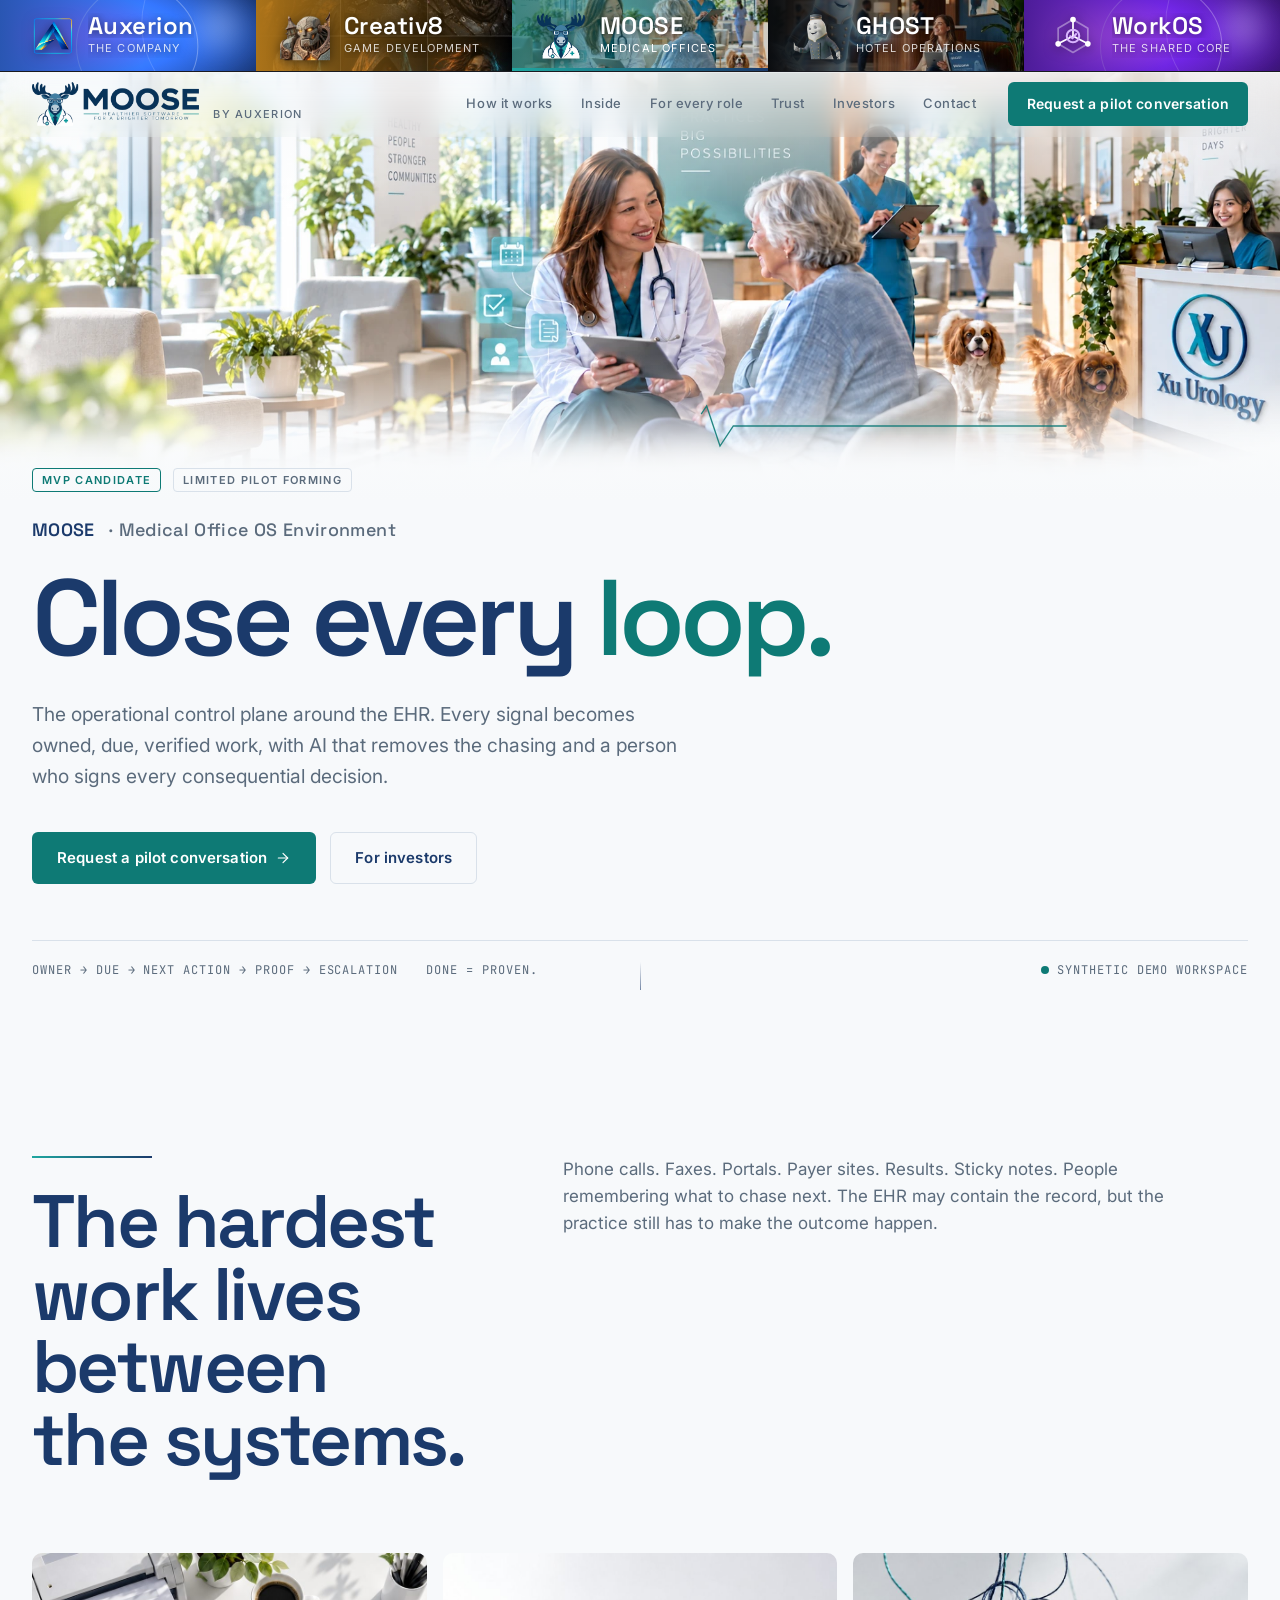
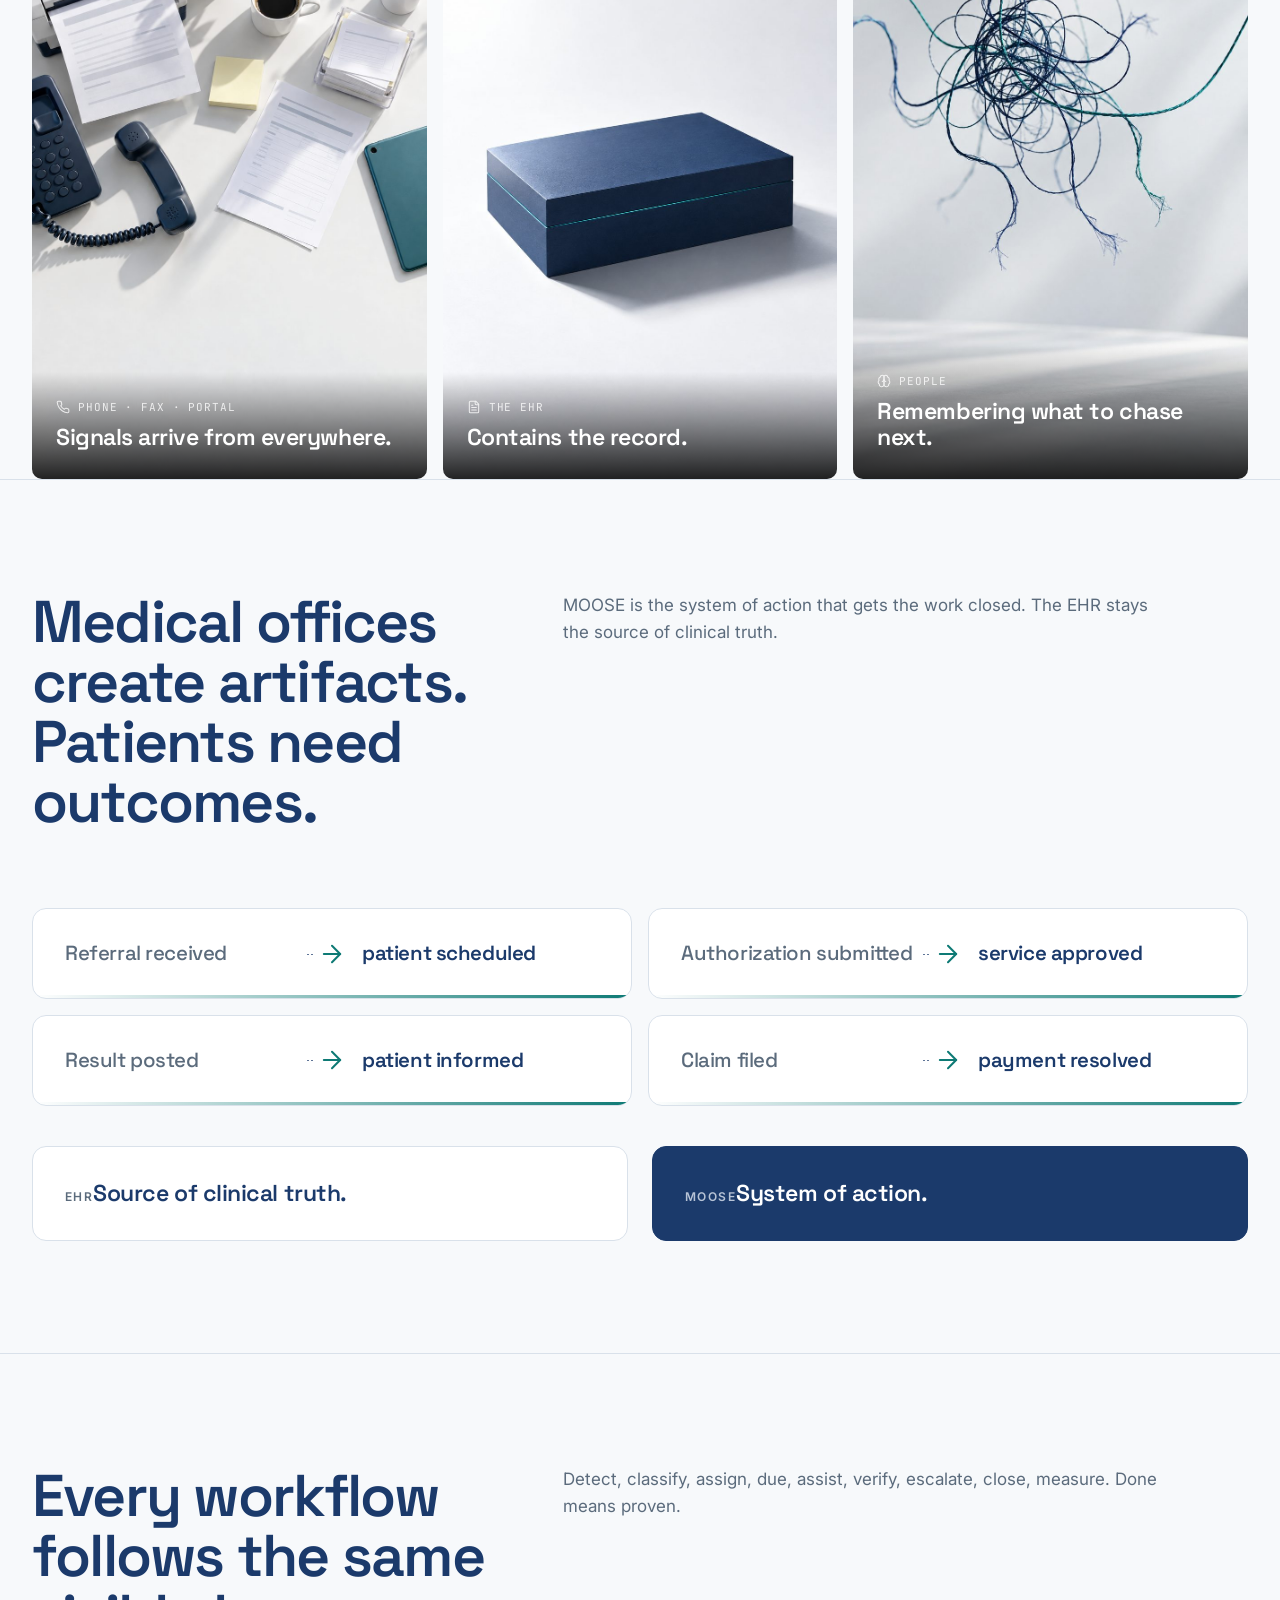
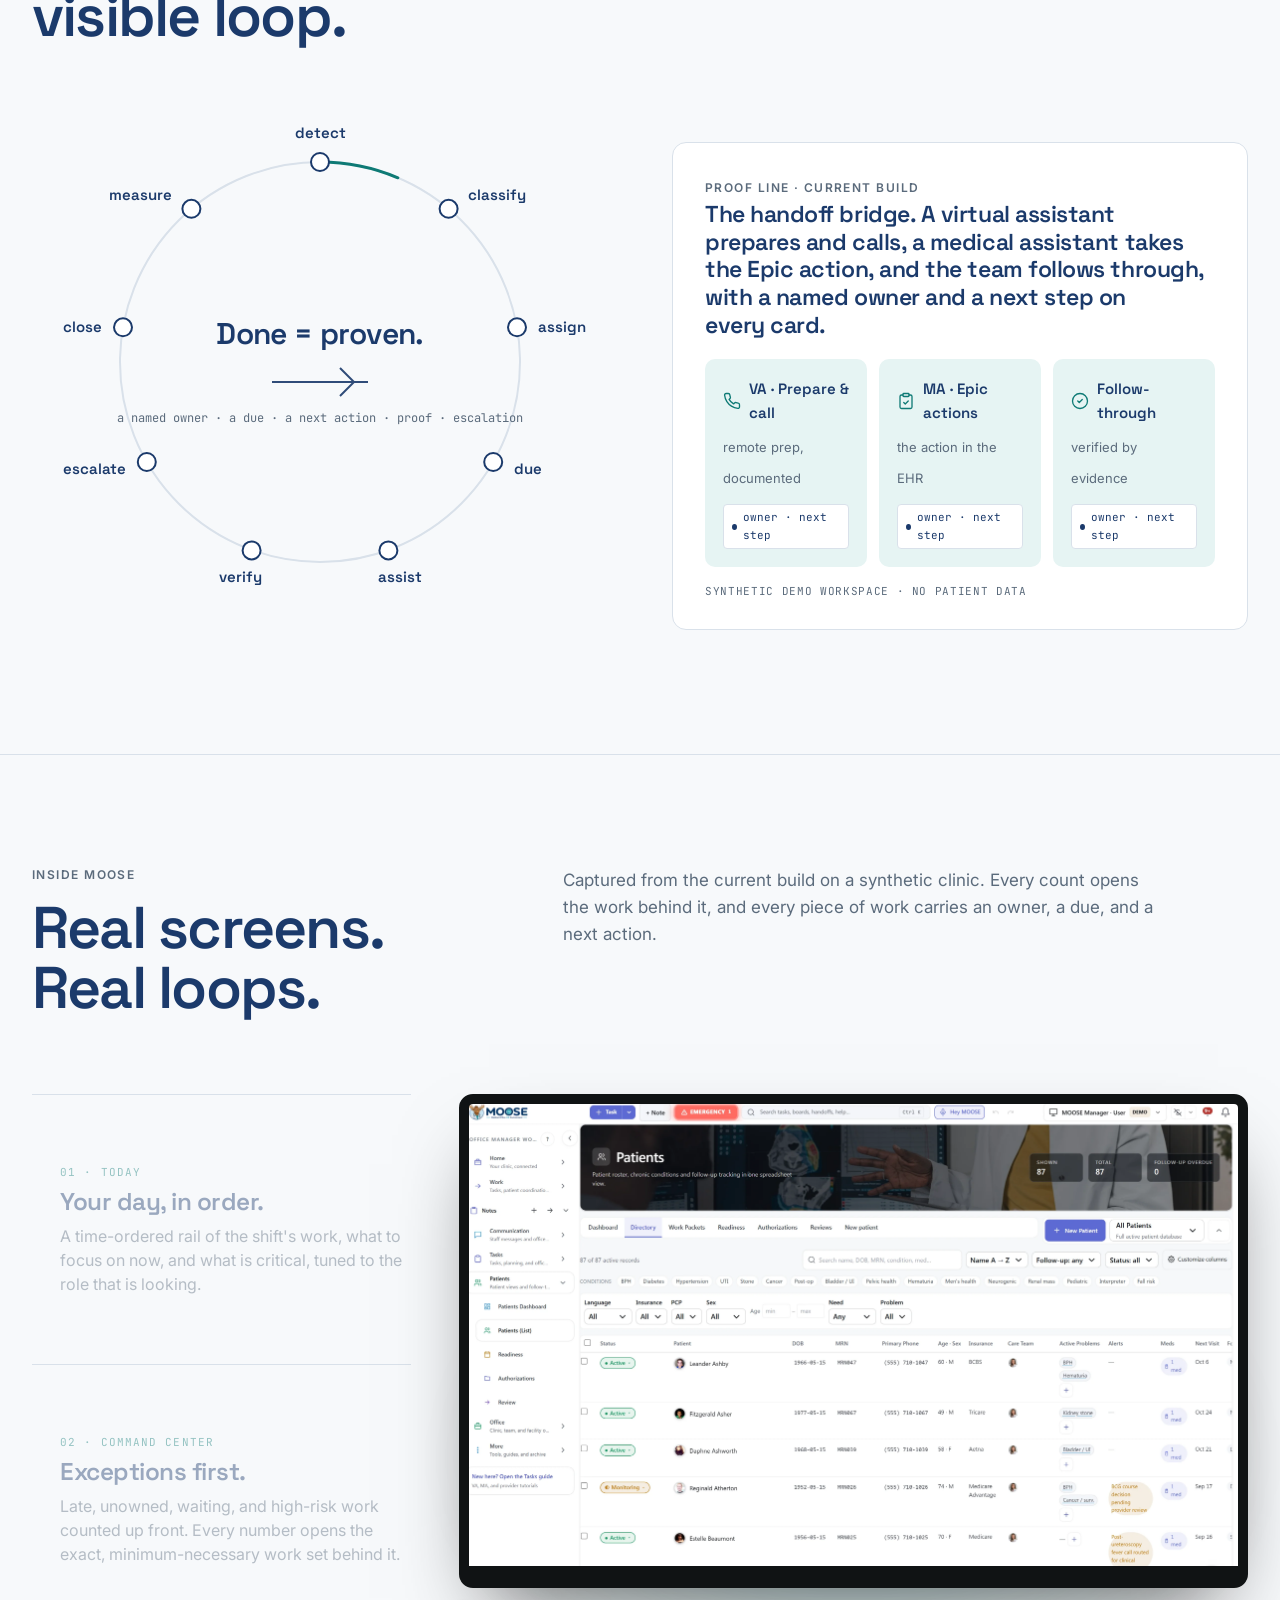
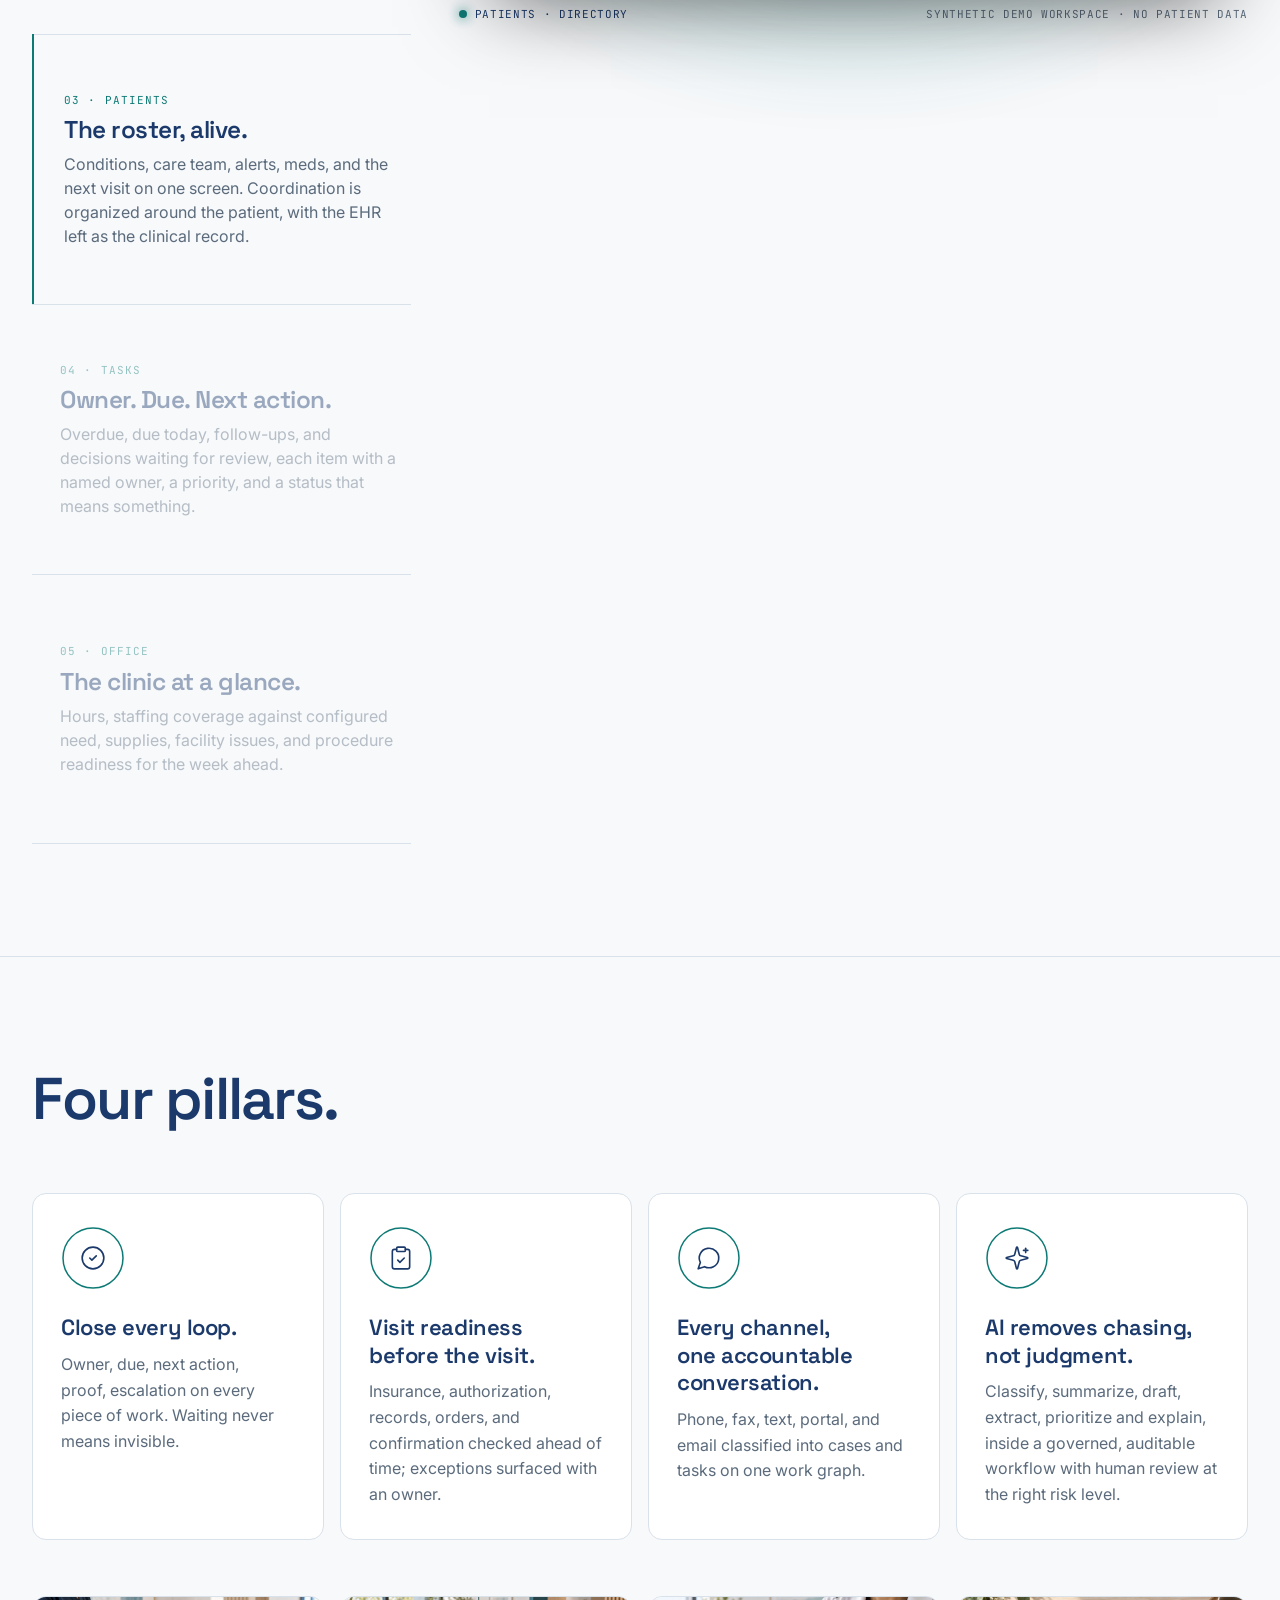
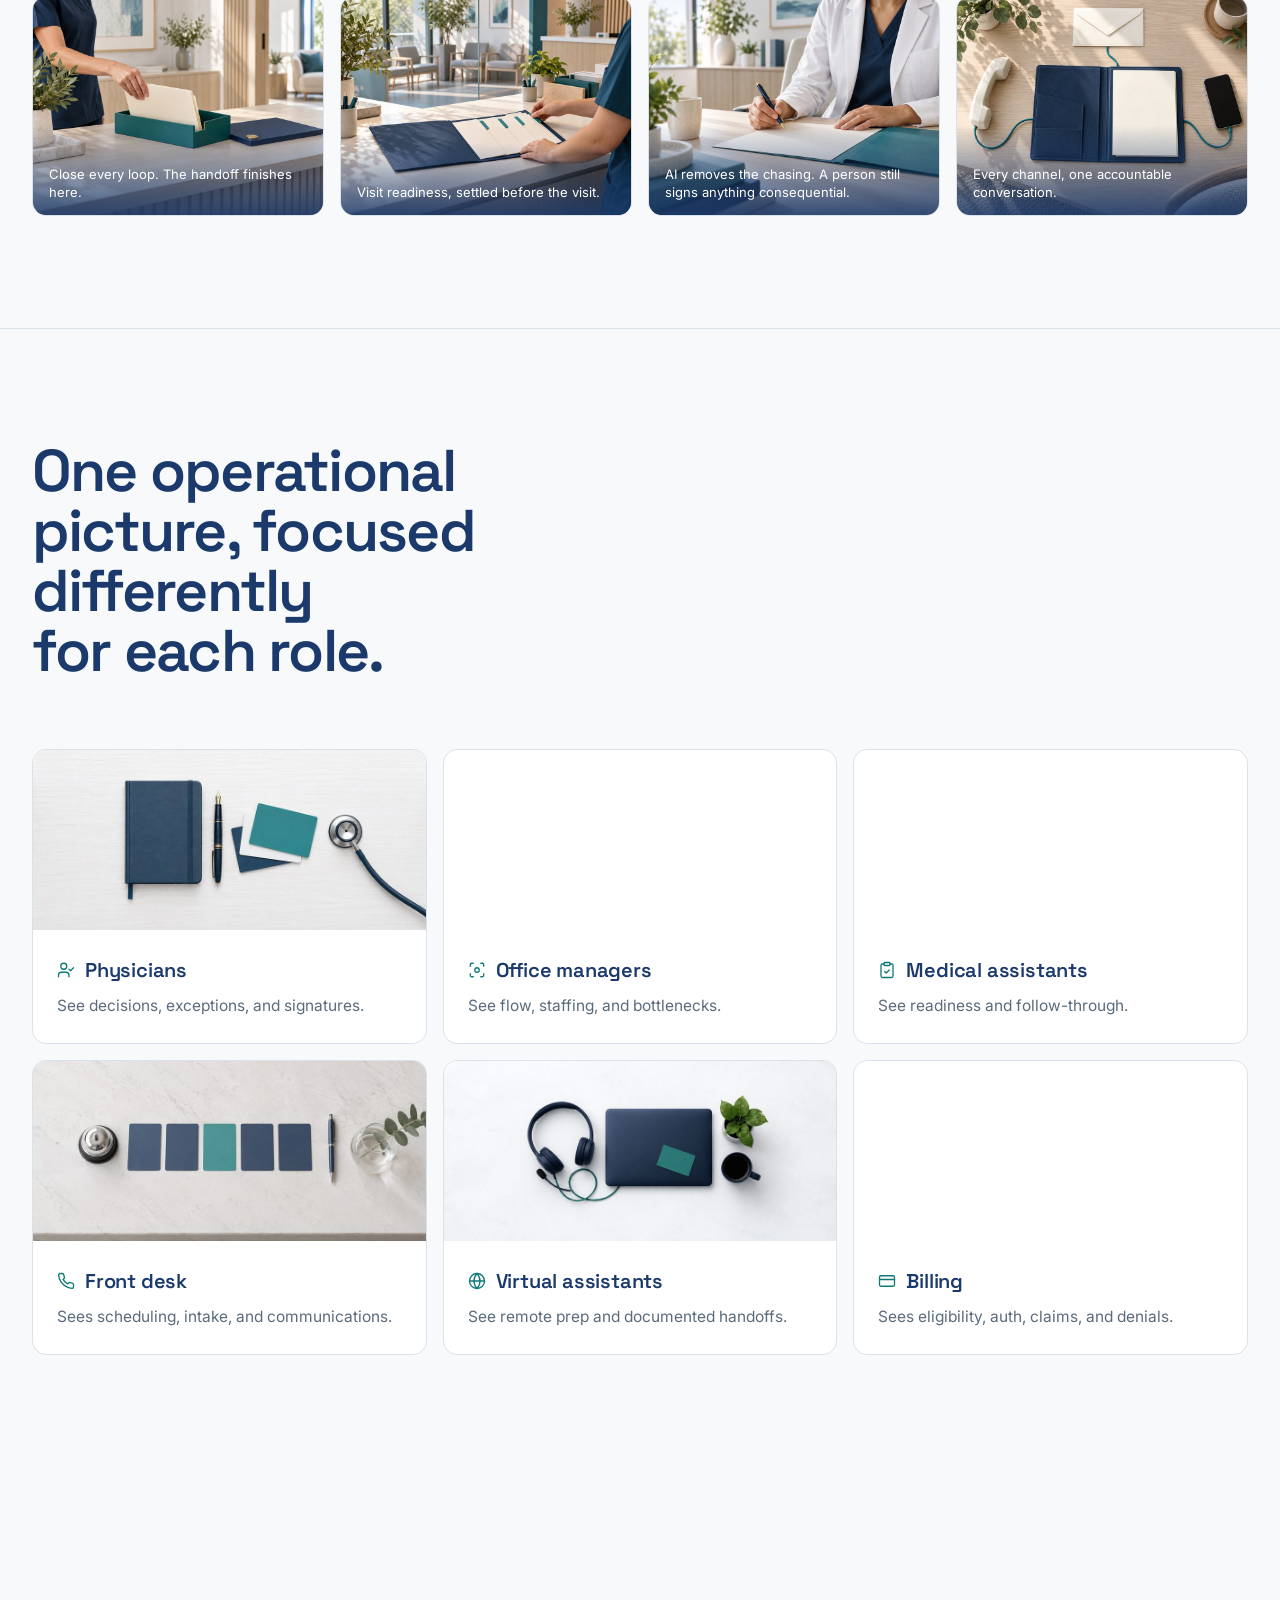
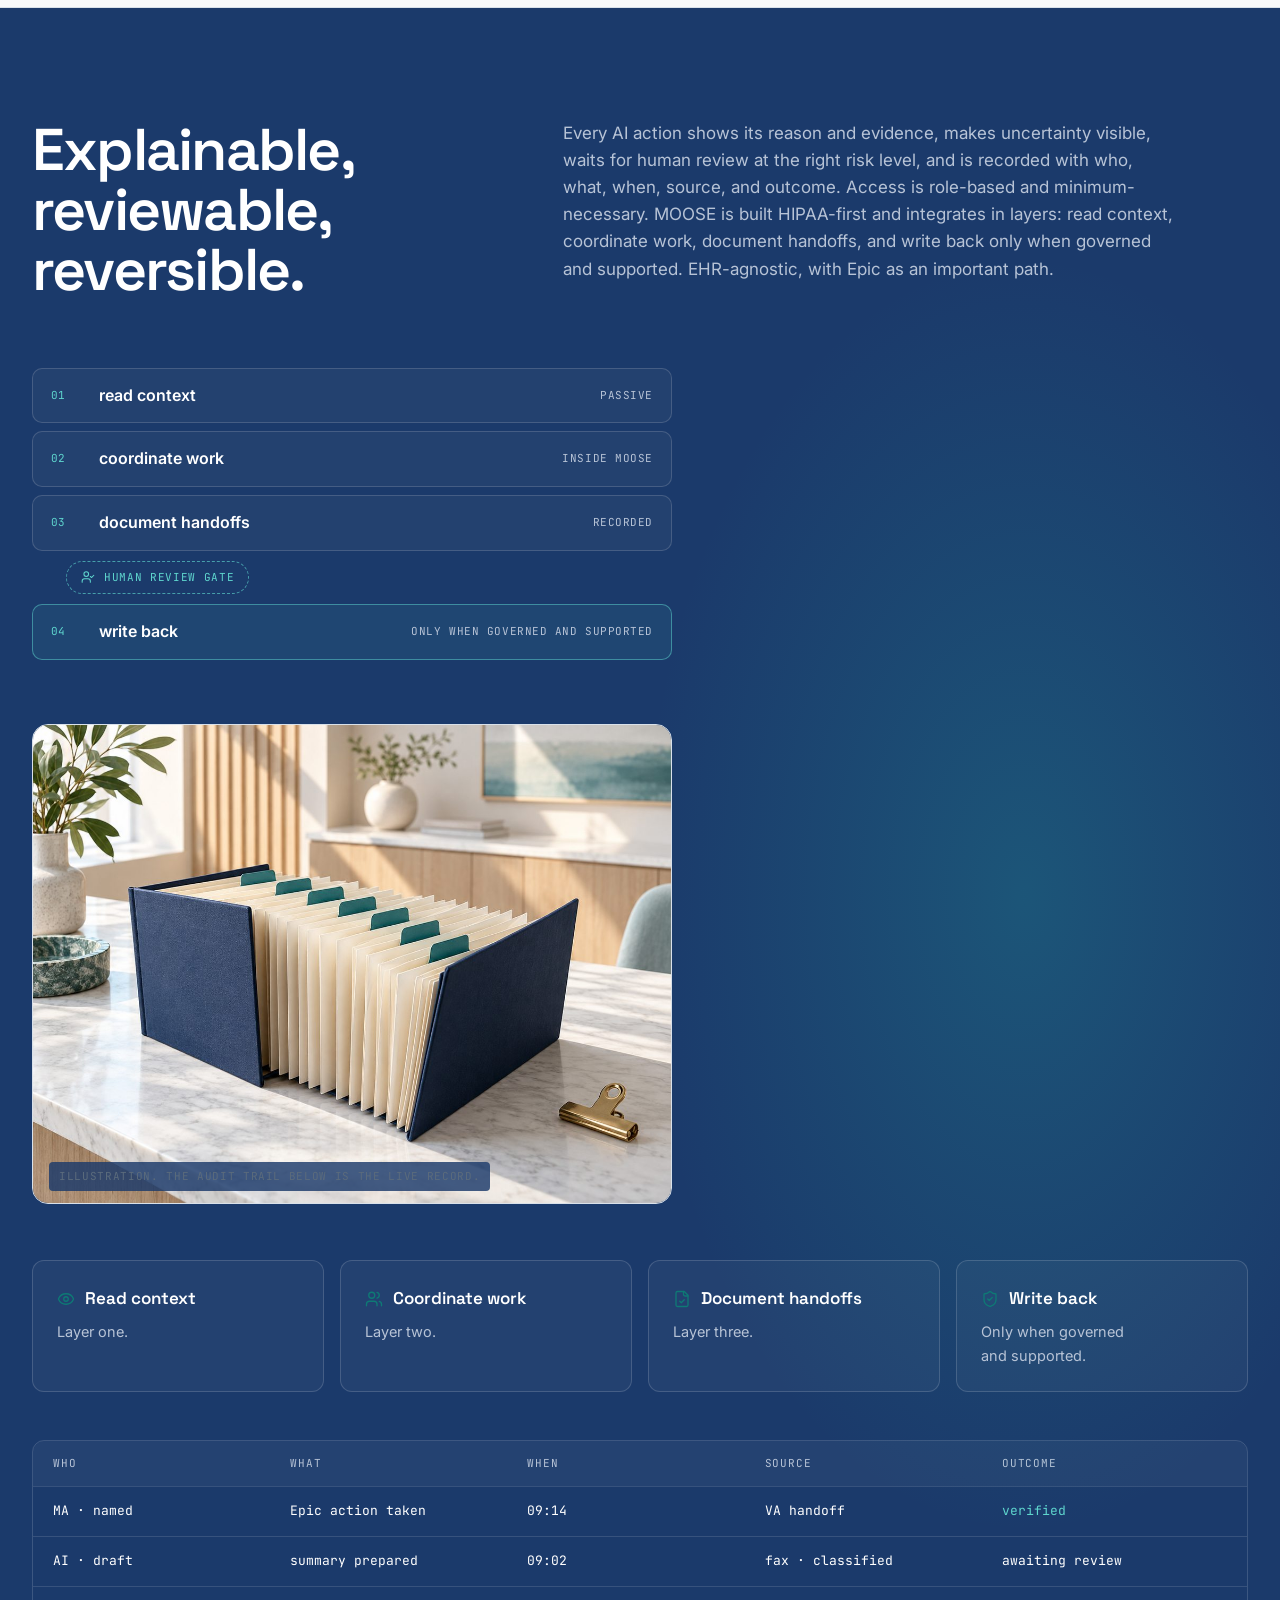
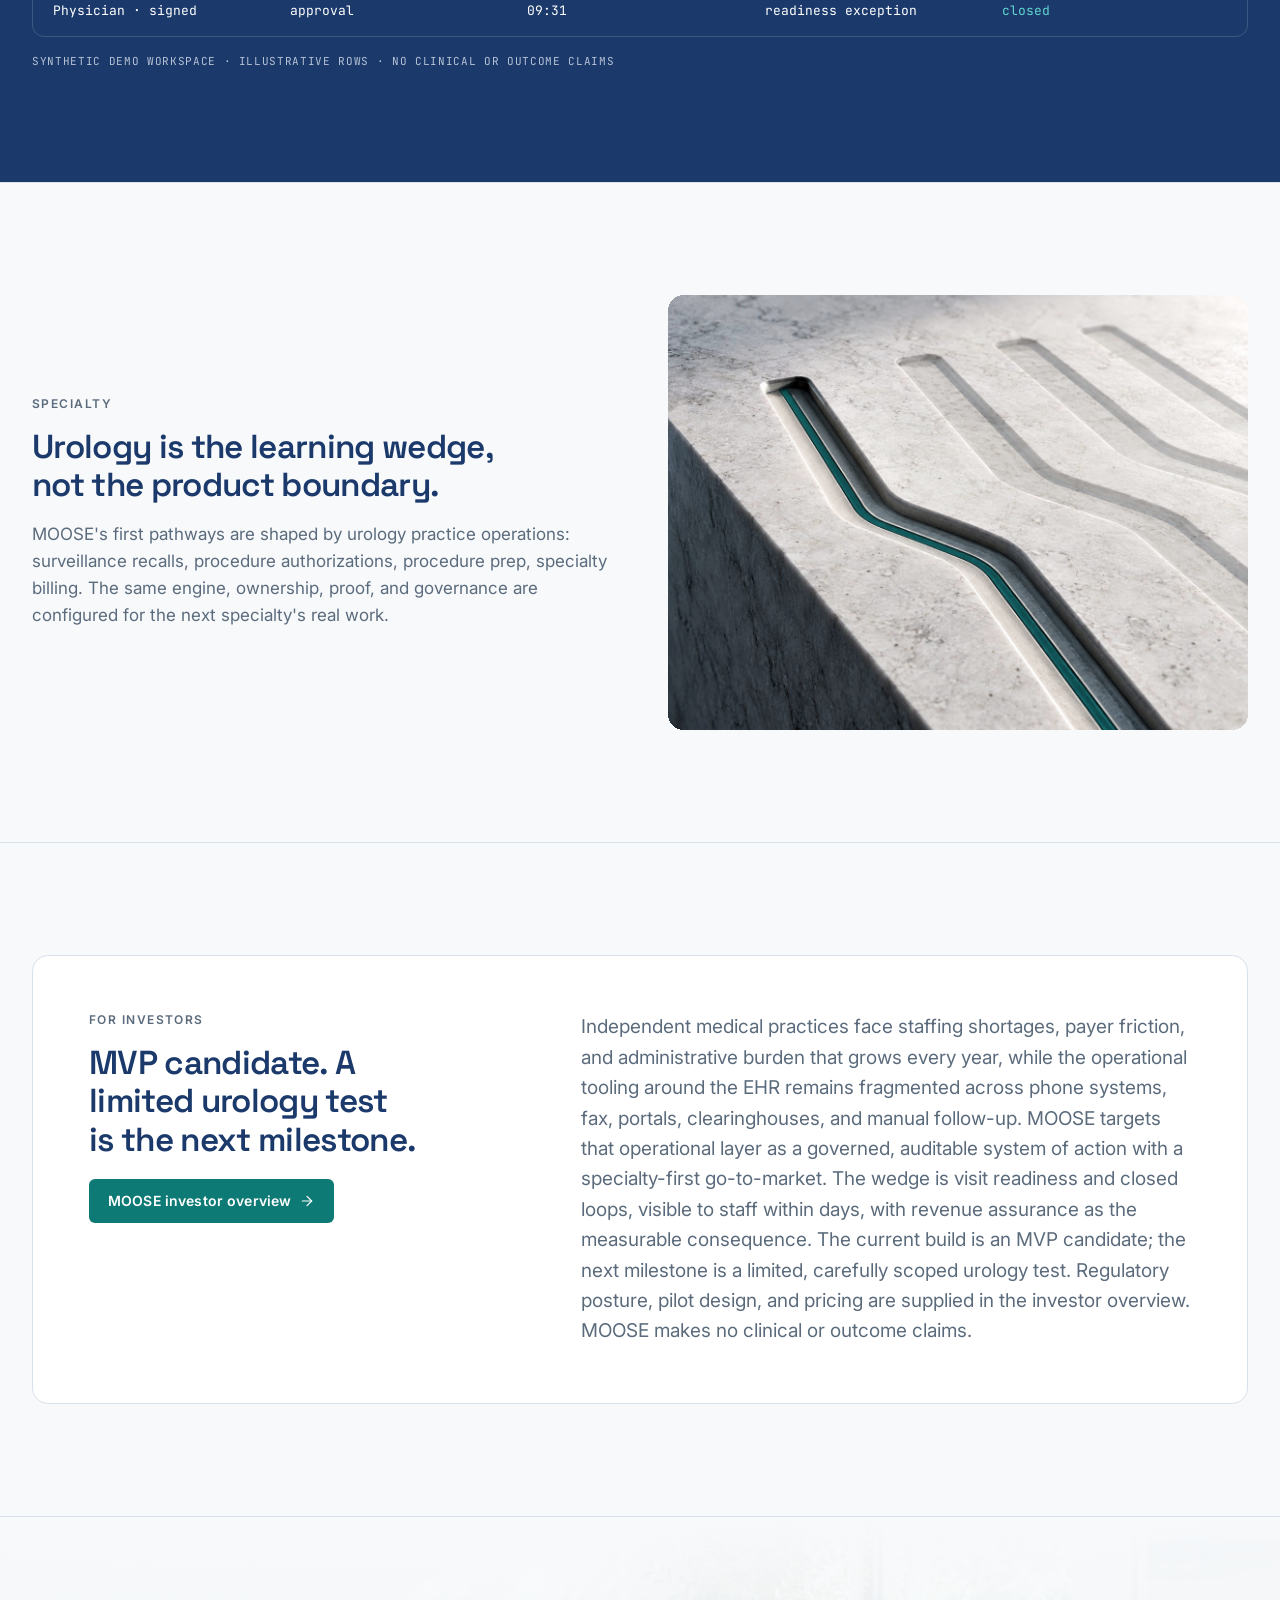
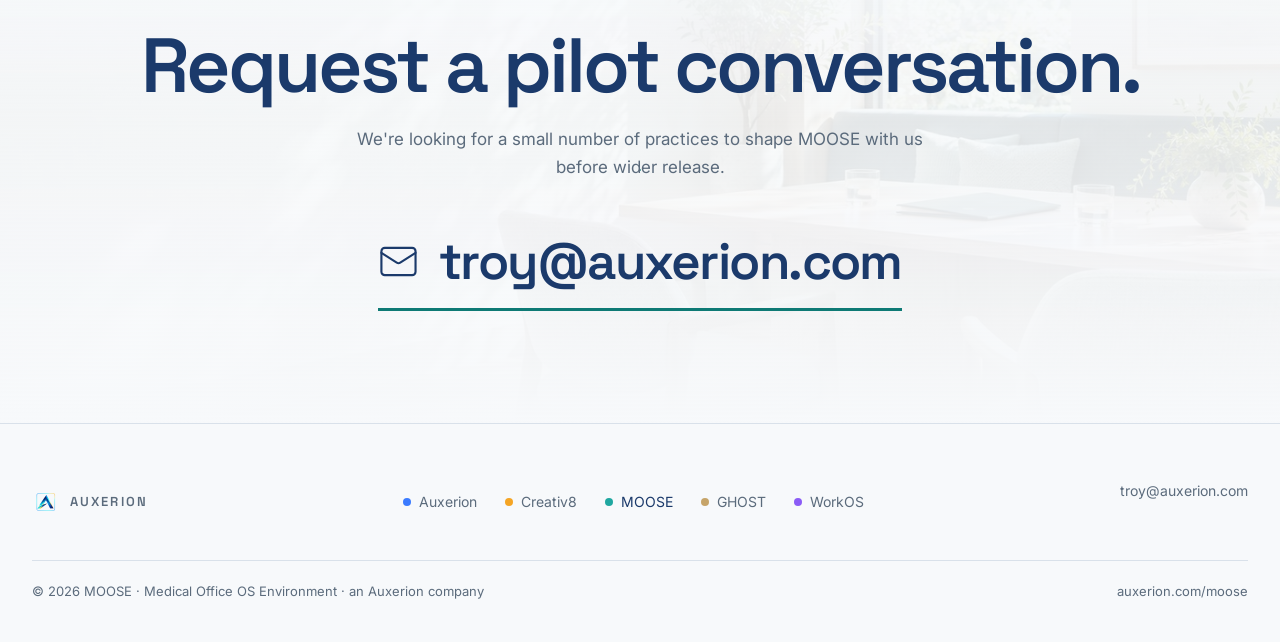
<file: moose/index.html>
<!DOCTYPE html>
<html lang="en"><head><meta charset="utf-8"><meta name="viewport" content="width=device-width,initial-scale=1">
<title>MOOSE: Medical Office OS Environment. Close every loop.</title>
<meta name="description" content="MOOSE is the operational control plane around the EHR. Every signal becomes owned, due, verified work, with AI that removes the chasing and never removes the judgment.">
<link rel="canonical" href="https://auxerion.com/moose">
<meta property="og:type" content="website">
<meta property="og:site_name" content="Auxerion">
<meta property="og:url" content="https://auxerion.com/moose">
<meta property="og:title" content="MOOSE: Medical Office OS Environment. Close every loop.">
<meta property="og:description" content="MOOSE is the operational control plane around the EHR. Every signal becomes owned, due, verified work, with AI that removes the chasing and never removes the judgment.">
<meta property="og:image" content="https://auxerion.com/assets/og/moose.jpg?v=2026-09">
<meta property="og:image:width" content="1200">
<meta property="og:image:height" content="630">
<meta name="twitter:card" content="summary_large_image">
<meta name="twitter:title" content="MOOSE: Medical Office OS Environment. Close every loop.">
<meta name="twitter:description" content="MOOSE is the operational control plane around the EHR. Every signal becomes owned, due, verified work, with AI that removes the chasing and never removes the judgment.">
<meta name="twitter:image" content="https://auxerion.com/assets/og/moose.jpg?v=2026-09">

<link rel="icon" href="/assets/logos/moose-mark-2026.png">
<link rel="stylesheet" href="https://fonts.googleapis.com/css2?family=Space+Grotesk:wght@500;600;700&family=Inter:wght@400;500;600&family=JetBrains+Mono:wght@400&display=swap">
<link rel="stylesheet" href="/family.css"><link rel="stylesheet" href="/cinema.css"><link rel="stylesheet" href="/tour.css">
<style>
body{font-size:19px}
.site-nav.solid{background:rgba(247,249,251,.86)}
.hero{min-height:0;background:var(--bg)}
/* full-bleed clinic banner: runs up behind the transparent nav, fades into the page ground at the bottom */
.hero .banner{position:relative;width:100%;margin-top:-64px;aspect-ratio:2000/667;overflow:hidden;background:#EAF3F5}
.hero .banner img{display:block;width:100%;height:100%;object-fit:cover;object-position:50% 0}
.hero .banner::before{content:"";position:absolute;inset:0 0 auto 0;height:140px;background:linear-gradient(180deg,rgba(247,249,251,.82),rgba(247,249,251,0))}
.hero .banner::after{content:"";position:absolute;inset:auto 0 0 0;height:34%;background:linear-gradient(180deg,rgba(247,249,251,0),var(--bg))}
.hero .copy{padding-top:0;margin-top:clamp(-36px,-2.5vw,-16px)}
@media(max-width:760px){.hero .banner{aspect-ratio:4/3}.hero .banner img{object-position:48% 30%}.hero .banner::before{height:90px}}
.hero .pulsebg{position:absolute;left:0;right:0;bottom:8%;height:80px;z-index:1;opacity:.9;pointer-events:none}
.hero .pulsebg path{fill:none;stroke:var(--accent);stroke-width:2;stroke-dasharray:1200;stroke-dashoffset:1200;animation:ekg 6s linear infinite;filter:drop-shadow(0 0 8px rgba(31,167,160,.5))}
@keyframes ekg{to{stroke-dashoffset:-1200}}
.hero h1{font-size:clamp(52px,8.4vw,124px);letter-spacing:-.045em;line-height:.92;color:var(--text)}
.hero h1 .a{color:var(--accent)}
.hero .lede{color:var(--text2)}
.hero .mline{font-family:"Space Grotesk",sans-serif;font-weight:600;font-size:clamp(16px,1.4vw,20px);letter-spacing:.02em;color:var(--text);display:flex;align-items:center;gap:14px;margin-top:8px}
.hero .mline span{color:var(--text2);font-weight:500}
.stagebar{display:flex;gap:28px;flex-wrap:wrap;margin-top:56px;padding-top:20px;border-top:1px solid var(--line);font-family:var(--mono);font-size:12px;letter-spacing:.08em;text-transform:uppercase;color:var(--text2)}
.stagebar .demo{margin-left:auto;display:inline-flex;align-items:center;gap:8px}
.stagebar .demo i{width:8px;height:8px;border-radius:50%;background:var(--accent)}
/* thesis */
.thesis{padding-block:140px 0;border-top:0}
.arrows{display:grid;grid-template-columns:repeat(2,minmax(0,1fr));gap:16px;margin-top:64px}
.arw{display:grid;grid-template-columns:1fr auto 1fr;align-items:center;gap:16px;padding:28px 32px;border:1px solid var(--line);border-radius:14px;background:#fff;position:relative;overflow:hidden}
.arw span{font-family:"Space Grotesk",sans-serif;font-weight:600;font-size:clamp(18px,1.6vw,24px);letter-spacing:-.02em}
.arw span:first-child{color:var(--text2);font-weight:500}
.arw .ic{color:var(--accent);width:28px;height:28px}
.arw::after{content:"";position:absolute;left:0;bottom:0;height:3px;width:100%;background:linear-gradient(90deg,transparent,var(--accent));transform:scaleX(0);transform-origin:left;transition:transform 1s var(--ease) .3s}
.arw.in::after{transform:scaleX(1)}
@media(max-width:760px){.arrows{grid-template-columns:1fr}.arw{grid-template-columns:1fr;text-align:left}.arw .ic{transform:rotate(90deg)}}
.split{display:grid;grid-template-columns:1fr 1fr;gap:24px;margin-top:40px}
.split div{padding:28px 32px;border-radius:14px;border:1px solid var(--line)}
.split div:first-child{background:#fff}
.split div:last-child{background:var(--text);color:#fff;border-color:var(--text)}
.split .label{margin-bottom:10px}
.split div:last-child .label{color:#B7C3D6}
.split b{font-family:"Space Grotesk",sans-serif;font-weight:600;font-size:clamp(20px,1.8vw,26px);letter-spacing:-.02em}
@media(max-width:760px){.split{grid-template-columns:1fr}}
/* loop ring */
.loopsec{padding-block:140px 0;border-top:0}
.loopgrid{display:grid;grid-template-columns:minmax(0,1fr) minmax(0,1fr);gap:64px;align-items:center;margin-top:24px}
@media(max-width:900px){.loopgrid{grid-template-columns:1fr}}
.ring9{width:100%;max-width:560px;margin:0 auto;aspect-ratio:1}
.ring9 .r{fill:none;stroke:var(--line);stroke-width:2}
.ring9 .rg{fill:none;stroke:var(--accent);stroke-width:3;stroke-linecap:round;stroke-dasharray:80 1400;animation:dash 9s linear infinite}
@keyframes dash{to{stroke-dashoffset:-1480}}
.ring9 .nd circle{fill:#fff;stroke:var(--text);stroke-width:2;transform-box:fill-box;transform-origin:center;animation:np 9s linear infinite;animation-delay:var(--d)}
@keyframes np{0%,3%{fill:#fff;transform:scale(1)}6%{fill:var(--accent);stroke:var(--accent);transform:scale(1.5)}12%,100%{fill:#fff;stroke:var(--text);transform:scale(1)}}
.ring9 text{font-family:"Space Grotesk",sans-serif;font-weight:600;font-size:15px;fill:var(--text)}
.ring9 .c{fill:var(--text);font-size:30px;letter-spacing:-.02em}.ring9 .c2{fill:var(--text2);font-family:var(--mono);font-weight:400;font-size:12px}
.ring9 .gate{fill:none;stroke:var(--text);stroke-width:2}
.proof{margin-top:48px;border:1px solid var(--line);border-radius:14px;background:#fff;padding:28px 32px}
.proof .label{margin-bottom:12px}
.hand{display:grid;grid-template-columns:repeat(3,minmax(0,1fr));gap:12px;margin-top:20px}
.hand div{padding:18px;border-radius:10px;background:var(--mist);position:relative}
.hand div b{display:flex;align-items:center;gap:8px;font-family:"Space Grotesk",sans-serif;font-weight:600;font-size:15px;margin-bottom:6px}
.hand div small{font-size:13px;color:var(--text2)}
.hand div .ic{color:var(--accent)}
.hand .card-owner{display:inline-flex;align-items:center;gap:6px;margin-top:12px;padding:4px 8px;border-radius:4px;background:#fff;border:1px solid var(--line);font-family:var(--mono);font-size:11px;color:var(--text)}
.hand .card-owner::before{content:"";width:6px;height:6px;border-radius:50%;background:var(--text)}
@media(max-width:760px){.hand{grid-template-columns:1fr}}
/* pillars */
.pillsec{padding-block:140px 0;border-top:0}
.pil{display:grid;grid-template-columns:repeat(4,minmax(0,1fr));gap:16px;margin-top:64px}
.pil article{padding:32px 28px;border-radius:14px;background:#fff;border:1px solid var(--line);transition:transform .5s var(--ease),box-shadow .5s}
.pil article:hover{transform:translateY(-6px);box-shadow:0 30px 60px -30px rgba(27,58,107,.3)}
.pil .oring{margin-bottom:24px;color:var(--text)}
.pil h3{font-size:22px;margin-bottom:10px;color:var(--text)}
.pil p{font-size:16px;color:var(--text2)}
@media(max-width:960px){.pil{grid-template-columns:repeat(2,minmax(0,1fr))}}@media(max-width:560px){.pil{grid-template-columns:1fr}}
/* roles */
.rolesec{padding-block:140px 0;border-top:0}
.rgrid{display:grid;grid-template-columns:repeat(3,minmax(0,1fr));gap:16px;margin-top:56px}
.rc{position:relative;border-radius:14px;overflow:hidden;border:1px solid var(--line);background:#fff;display:grid;grid-template-rows:180px auto}
.rc img{width:100%;height:100%;object-fit:cover;filter:saturate(.8)}
.rc .t{padding:24px}
.rc b{display:flex;align-items:center;gap:10px;font-family:"Space Grotesk",sans-serif;font-weight:600;font-size:20px;letter-spacing:-.01em;margin-bottom:8px;color:var(--text)}
.rc b .ic{color:var(--accent)}
.rc p{font-size:15.5px;color:var(--text2)}
@media(max-width:960px){.rgrid{grid-template-columns:repeat(2,minmax(0,1fr))}}@media(max-width:560px){.rgrid{grid-template-columns:1fr}}
/* trust dark */
.trust{margin-top:140px;padding-block:140px;background:var(--text);color:#fff;border-top:0;position:relative;overflow:hidden}
.trust::before{content:"";position:absolute;inset:0;background:radial-gradient(ellipse 50% 60% at 80% 50%,rgba(31,167,160,.25),transparent 60%)}
.trust .lede{color:#B7C3D6}
.trust h2{color:#fff}
.gates{display:grid;grid-template-columns:repeat(4,minmax(0,1fr));gap:16px;margin-top:56px;position:relative}
.gate{padding:24px;border:1px solid rgba(255,255,255,.15);border-radius:12px;background:rgba(255,255,255,.04)}
.gate b{display:flex;align-items:center;gap:10px;font-family:"Space Grotesk",sans-serif;font-weight:600;font-size:17px;margin-bottom:8px}
.gate .ic{color:var(--accent)}
.gate p{font-size:14.5px;color:#B7C3D6}
@media(max-width:960px){.gates{grid-template-columns:repeat(2,minmax(0,1fr))}}@media(max-width:560px){.gates{grid-template-columns:1fr}}
.trust .ledger{margin-top:48px;border:1px solid rgba(255,255,255,.15);border-radius:12px;overflow:hidden;font-family:var(--mono);font-size:13px}
.trust .ledger .r{display:grid;grid-template-columns:repeat(5,minmax(0,1fr));gap:12px;padding:14px 20px;border-top:1px solid rgba(255,255,255,.12)}
.trust .ledger .r:first-child{border-top:0;color:#B7C3D6;font-size:11px;letter-spacing:.08em;text-transform:uppercase;background:rgba(255,255,255,.04)}
.trust .ledger .ok{color:#5FD6CE}
@media(max-width:760px){.trust .ledger .r{grid-template-columns:1fr 1fr}}
/* specialty */
.spec{padding-block:140px 0;border-top:0}
.spec .box{display:grid;grid-template-columns:minmax(0,1fr) minmax(0,1fr);gap:56px;align-items:center}
.spec .pic{border-radius:16px;overflow:hidden;aspect-ratio:4/3}
.spec .pic img{width:100%;height:100%;object-fit:cover;filter:saturate(.8)}
@media(max-width:860px){.spec .box{grid-template-columns:1fr}}
.inv{padding-block:140px 0;border-top:0}
.inv .box{display:grid;grid-template-columns:minmax(0,1fr) minmax(0,1.4fr);gap:56px;padding:56px;border:1px solid var(--line);border-radius:16px;background:#fff}
.inv .box p{color:var(--text2)}
@media(max-width:860px){.inv .box{grid-template-columns:1fr;padding:32px 24px;gap:24px}}
.contact{padding-block:180px 160px}
.contact .big{color:var(--text)}
.brand.product img{height:44px;width:auto}
footer{color:var(--text2)}
.disclose{font-family:var(--mono);font-size:11px;letter-spacing:.06em;text-transform:uppercase;color:var(--text2)}

.story{display:grid;gap:16px;margin-top:56px}
.story figure{position:relative;border-radius:14px;overflow:hidden;border:1px solid var(--line);margin:0}
.story img{width:100%;height:100%;object-fit:cover;display:block;aspect-ratio:4/3;transition:transform 1.2s var(--ease)}
.story figure:hover img{transform:scale(1.04)}
.story figcaption{position:absolute;left:0;right:0;bottom:0;padding:40px 16px 14px;font-size:13px;line-height:1.4}
@media(max-width:860px){.story{grid-template-columns:1fr!important}.story figure.wide{grid-column:auto!important}.story img{aspect-ratio:16/10}}
.story{grid-template-columns:repeat(2,minmax(0,1fr))}
@media(min-width:1000px){.story{grid-template-columns:repeat(4,minmax(0,1fr))}}
.story figcaption{color:#fff;background:linear-gradient(180deg,rgba(27,58,107,0),rgba(27,58,107,.88))}
/* trust: four integration layers, with the write-back gate drawn */
.layers{margin:56px 0 40px;display:grid;gap:8px;max-width:640px}
.ly{display:grid;grid-template-columns:34px 1fr auto;gap:14px;align-items:center;padding:14px 18px;border-radius:10px;border:1px solid rgba(246,241,232,.16);background:rgba(246,241,232,.04)}
.ly .lb{font-family:var(--mono);font-size:11px;color:#5FD6CE}
.ly .lt{font-weight:600;font-size:16px;color:#fff}
.ly .lp{font-family:var(--mono);font-size:11px;letter-spacing:.05em;text-transform:uppercase;color:#B7C3D6}
.ly.l4{border-color:rgba(95,214,206,.5);background:rgba(95,214,206,.08)}
.gatebar{display:inline-flex;align-items:center;gap:9px;justify-self:start;margin:2px 0 2px 34px;padding:7px 14px;border:1px dashed rgba(95,214,206,.65);border-radius:999px;font-family:var(--mono);font-size:11px;letter-spacing:.06em;text-transform:uppercase;color:#5FD6CE}
.gatebar .ic{width:14px;height:14px}
/* thesis: the gap between the artifact and the outcome */
.arw .af{position:relative}
.arw .af::after{content:"";position:absolute;right:-13px;top:50%;width:8px;height:1px;background:repeating-linear-gradient(90deg,var(--accent2) 0 2px,transparent 2px 4px);opacity:.7}
@media(max-width:760px){.layers{max-width:none}.ly{grid-template-columns:28px 1fr;row-gap:4px}.ly .lp{grid-column:2}.gatebar{margin-left:0}}
.band{margin:56px 0 0;border-radius:16px;overflow:hidden;border:1px solid var(--line);position:relative}
.band img{width:100%;height:auto;display:block}
.band figcaption{position:absolute;left:16px;bottom:12px;font-family:var(--mono);font-size:11px;letter-spacing:.06em;text-transform:uppercase;color:var(--text2);background:var(--bandcap,rgba(0,0,0,.7));padding:6px 10px;border-radius:4px}
.trust .band{--bandcap:rgba(27,58,107,.82);max-width:640px}
.contact{position:relative;overflow:hidden}
.contact .wrap{position:relative;z-index:1}
.ctbg{position:absolute;inset:0;pointer-events:none}
.ctbg img{width:100%;height:100%;object-fit:cover;opacity:.26}
.ctbg::after{content:"";position:absolute;inset:0;background:linear-gradient(180deg,var(--bg),rgba(247,249,251,.62) 40%,var(--bg))}</style></head>
<body data-brand="mo"><template id="__bundler_thumbnail"><svg xmlns="http://www.w3.org/2000/svg" viewBox="0 0 100 100"><rect width="100" height="100" fill="#1B3A6B"/><text x="50" y="50" text-anchor="middle" dominant-baseline="central" font-family="Space Grotesk,system-ui,sans-serif" font-weight="700" font-size="40" fill="#1FA7A0">M</text></svg></template>
<script src="/familybar.js"></script>
<header class="site-nav"><span class="progress" aria-hidden="true"></span><div class="wrap">
<a class="brand product" href="/moose" aria-label="MOOSE home"><img src="/assets/logos/moose-logo-2026.webp" alt="MOOSE, healthier software for a brighter tomorrow" width="1140" height="300"><span class="by" style="align-self:flex-end;margin-bottom:6px">by Auxerion</span></a>
<nav class="links" id="links" aria-label="Primary"><a href="#how">How it works</a><a href="#inside">Inside</a><a href="#roles">For every role</a><a href="#trust">Trust</a><a href="#investors">Investors</a><a href="#contact">Contact</a></nav>
<a class="btn primary nav-cta" href="#contact">Request a pilot conversation</a>
<button class="menu-btn" aria-expanded="false" aria-controls="links">Menu</button>
</div></header>
<main>
<section class="hero" data-screen-label="Hero">
<div class="banner"><img src="/assets/moose/hero-clinic.webp" alt="A physician reviews a tablet with an older patient in a bright clinic lobby while staff and two dogs pass the Xu Urology front desk" width="2000" height="667" fetchpriority="high" decoding="async"><svg class="pulsebg" viewBox="0 0 1600 120" preserveAspectRatio="none" aria-hidden="true"><path d="M0 60H520L560 60L580 20L600 100L620 40L640 60H1000L1040 60L1060 30L1080 90L1100 60H1600"/></svg></div>
<div class="wrap"><div class="copy">
<div class="eyebrow reveal in"><span class="tag accent">MVP candidate</span><span class="tag">Limited pilot forming</span></div>
<div class="mline reveal in">MOOSE <span>· Medical Office OS Environment</span></div>
<h1 class="words"><span>Close</span> <span>every</span> <span class="a">loop.</span></h1>
<p class="lede reveal in d3">The operational control plane around the EHR. Every signal becomes owned, due, verified work, with AI that removes the chasing and a person who signs every consequential decision.</p>
<div class="actions reveal in d4"><a class="btn primary lg" href="#contact">Request a pilot conversation <svg class="ic"><use href="#i-arrow"/></svg></a><a class="btn secondary lg" href="#investors">For investors</a></div>
</div>
<div class="stagebar reveal in d4"><span>Owner → Due → Next action → Proof → Escalation</span><span>Done = proven.</span><span class="demo"><i></i>Synthetic demo workspace</span></div>
</div><a class="cue" href="#problem" aria-label="Scroll"><span></span></a></section>

<section class="block" id="problem" style="padding-block:140px 0;border-top:0" data-screen-label="Problem"><div class="wrap">
<div class="hd"><div class="reveal"><div class="signal draw" style="margin-bottom:28px"></div><h2 class="statement">The hardest work lives between the systems.</h2></div><p class="lede reveal d1">Phone calls. Faxes. Portals. Payer sites. Results. Sticky notes. People remembering what to chase next. The EHR may contain the record, but the practice still has to make the outcome happen.</p></div>
<div class="tript">
<figure class="reveal"><img src="/assets/moose/problem-signals.jpg" alt="Inbound administrative channels converging on one desk" width="880" height="1173" loading="lazy" decoding="async"><figcaption><small><svg class="ic"><use href="#i-phone"/></svg>Phone · fax · portal</small>Signals arrive from everywhere.</figcaption></figure>
<figure class="reveal d1"><img src="/assets/moose/problem-record.jpg" alt="A sealed archival record block, nothing entering or leaving it" width="880" height="1173" loading="lazy" decoding="async"><figcaption><small><svg class="ic"><use href="#i-doc"/></svg>The EHR</small>Contains the record.</figcaption></figure>
<figure class="reveal d2"><img src="/assets/moose/problem-memory.jpg" alt="Loose threads suspended above an empty desk, some fraying to nothing" width="880" height="1173" loading="lazy" decoding="async"><figcaption><small><svg class="ic"><use href="#i-brain"/></svg>People</small>Remembering what to chase next.</figcaption></figure>
</div></div></section>

<section class="block thesis" data-screen-label="Thesis"><div class="wrap">
<div class="hd"><div class="reveal"><h2 class="statement sm">Medical offices create artifacts. Patients need outcomes.</h2></div><p class="lede reveal d1">MOOSE is the system of action that gets the work closed. The EHR stays the source of clinical truth.</p></div>
<div class="arrows">
<div class="arw reveal"><span class="af">Referral received</span><svg class="ic"><use href="#i-arrow"/></svg><span>patient scheduled</span></div>
<div class="arw reveal d1"><span class="af">Authorization submitted</span><svg class="ic"><use href="#i-arrow"/></svg><span>service approved</span></div>
<div class="arw reveal d2"><span class="af">Result posted</span><svg class="ic"><use href="#i-arrow"/></svg><span>patient informed</span></div>
<div class="arw reveal d3"><span class="af">Claim filed</span><svg class="ic"><use href="#i-arrow"/></svg><span>payment resolved</span></div>
</div>
<div class="split reveal"><div><span class="label">EHR</span><b>Source of clinical truth.</b></div><div><span class="label">MOOSE</span><b>System of action.</b></div></div>
</div></section>

<section class="block loopsec" id="how" data-screen-label="How MOOSE works"><div class="wrap">
<div class="hd"><div class="reveal"><h2 class="statement sm">Every workflow follows the same visible loop.</h2></div><p class="lede reveal d1">Detect, classify, assign, due, assist, verify, escalate, close, measure. Done means proven.</p></div>
<div class="loopgrid">
<svg class="ring9 reveal" viewBox="0 0 560 560" role="img" aria-label="The MOOSE loop: detect, classify, assign, due, assist, verify, escalate, close, measure">
<circle class="r" cx="280" cy="280" r="200"/><circle class="rg" cx="280" cy="280" r="200" transform="rotate(-90 280 280)"/>
<g class="nd" style="--d:0s"><circle cx="280" cy="80" r="9"/><text x="280" y="56" text-anchor="middle">detect</text></g>
<g class="nd" style="--d:1s"><circle cx="408.6" cy="126.8" r="9"/><text x="428" y="118">classify</text></g>
<g class="nd" style="--d:2s"><circle cx="477" cy="245.3" r="9"/><text x="498" y="250">assign</text></g>
<g class="nd" style="--d:3s"><circle cx="453.2" cy="380" r="9"/><text x="474" y="392">due</text></g>
<g class="nd" style="--d:4s"><circle cx="348.4" cy="468.4" r="9"/><text x="360" y="500" text-anchor="middle">assist</text></g>
<g class="nd" style="--d:5s"><circle cx="211.6" cy="468.4" r="9"/><text x="200" y="500" text-anchor="middle">verify</text></g>
<g class="nd" style="--d:6s"><circle cx="106.8" cy="380" r="9"/><text x="86" y="392" text-anchor="end">escalate</text></g>
<g class="nd" style="--d:7s"><circle cx="83" cy="245.3" r="9"/><text x="62" y="250" text-anchor="end">close</text></g>
<g class="nd" style="--d:8s"><circle cx="151.4" cy="126.8" r="9"/><text x="132" y="118" text-anchor="end">measure</text></g>
<path class="gate" d="M232 300h96M300 286l14 14-14 14" opacity=".9"/>
<text class="c" x="280" y="262" text-anchor="middle">Done = proven.</text>
<text class="c2" x="280" y="340" text-anchor="middle">a named owner · a due · a next action · proof · escalation</text>
</svg>
<div class="reveal d1">
<div class="proof"><span class="label">Proof line · current build</span><p style="font-family:'Space Grotesk',sans-serif;font-weight:600;font-size:clamp(20px,1.8vw,26px);letter-spacing:-.02em;line-height:1.2">The handoff bridge. A virtual assistant prepares and calls, a medical assistant takes the Epic action, and the team follows through, with a named owner and a next step on every card.</p>
<div class="hand"><div><b><svg class="ic"><use href="#i-phone"/></svg>VA · Prepare &amp; call</b><small>remote prep, documented</small><span class="card-owner">owner · next step</span></div><div><b><svg class="ic"><use href="#i-task"/></svg>MA · Epic actions</b><small>the action in the EHR</small><span class="card-owner">owner · next step</span></div><div><b><svg class="ic"><use href="#i-check"/></svg>Follow-through</b><small>verified by evidence</small><span class="card-owner">owner · next step</span></div></div>
<p class="disclose" style="margin-top:16px">Synthetic demo workspace · no patient data</p></div>
</div></div>
</div></section>

<section class="block tour" id="inside" data-screen-label="Inside MOOSE"><div class="wrap">
<div class="hd"><div class="reveal"><span class="label" style="display:block;margin-bottom:16px">Inside MOOSE</span><h2 class="statement sm">Real screens. Real loops.</h2></div><p class="lede reveal d1">Captured from the current build on a synthetic clinic. Every count opens the work behind it, and every piece of work carries an owner, a due, and a next action.</p></div>
<div class="tourgrid">
<ol class="tour-steps reveal">
<li class="tour-step" data-cap="Today · provider view"><button type="button"><span class="k">Today</span><span class="t">Your day, in order.</span><span class="d">A time-ordered rail of the shift's work, what to focus on now, and what is critical, tuned to the role that is looking.</span></button></li>
<li class="tour-step" data-cap="Practice Command Center"><button type="button"><span class="k">Command center</span><span class="t">Exceptions first.</span><span class="d">Late, unowned, waiting, and high-risk work counted up front. Every number opens the exact, minimum-necessary work set behind it.</span></button></li>
<li class="tour-step" data-cap="Patients · directory"><button type="button"><span class="k">Patients</span><span class="t">The roster, alive.</span><span class="d">Conditions, care team, alerts, meds, and the next visit on one screen. Coordination is organized around the patient, with the EHR left as the clinical record.</span></button></li>
<li class="tour-step" data-cap="Tasks · today"><button type="button"><span class="k">Tasks</span><span class="t">Owner. Due. Next action.</span><span class="d">Overdue, due today, follow-ups, and decisions waiting for review, each item with a named owner, a priority, and a status that means something.</span></button></li>
<li class="tour-step" data-cap="Office · readiness"><button type="button"><span class="k">Office</span><span class="t">The clinic at a glance.</span><span class="d">Hours, staffing coverage against configured need, supplies, facility issues, and procedure readiness for the week ahead.</span></button></li>
</ol>
<div class="tour-stage reveal d1"><div class="tour-frame" data-tilt>
<figure class="on"><img src="/assets/screens/moose/today-provider.webp" alt="MOOSE Today view for a provider: a day rail of patient work, focus now, critical priority, and the MOOSE Copilot panel" width="3200" height="2000" loading="lazy" decoding="async"></figure>
<figure><img src="/assets/screens/moose/command-center.webp" alt="MOOSE Practice Command Center: operational exception counts for today, overdue, due soon, waiting, unassigned, handoffs, readiness and authorization risks" width="3200" height="2000" loading="lazy" decoding="async"></figure>
<figure><img src="/assets/screens/moose/patients.webp" alt="MOOSE Patients directory: roster with status, conditions, insurance, care team, alerts, meds and next visit" width="3200" height="2000" loading="lazy" decoding="async"></figure>
<figure><img src="/assets/screens/moose/tasks.webp" alt="MOOSE Tasks today: overdue, due today, follow-ups and for-review counts above an owned, prioritized work list" width="3200" height="2000" loading="lazy" decoding="async"></figure>
<figure><img src="/assets/screens/moose/office.webp" alt="MOOSE Office view: weekly office calendar, operational exceptions, staffing coverage bars, supplies and procedure readiness" width="3200" height="2000" loading="lazy" decoding="async"></figure>
</div><div class="tour-cap"><b>Today · provider view</b><span>synthetic demo workspace · no patient data</span></div></div>
</div></div></section>

<section class="block pillsec" data-screen-label="Pillars"><div class="wrap">
<div class="reveal"><h2 class="statement sm">Four pillars.</h2></div>
<div class="pil">
<article class="reveal"><span class="oring"><svg viewBox="0 0 64 64"><circle cx="32" cy="32" r="30"/></svg><svg class="ic"><use href="#i-check"/></svg></span><h3>Close every loop.</h3><p>Owner, due, next action, proof, escalation on every piece of work. Waiting never means invisible.</p></article>
<article class="reveal d1"><span class="oring"><svg viewBox="0 0 64 64"><circle cx="32" cy="32" r="30"/></svg><svg class="ic"><use href="#i-task"/></svg></span><h3>Visit readiness before the visit.</h3><p>Insurance, authorization, records, orders, and confirmation checked ahead of time; exceptions surfaced with an owner.</p></article>
<article class="reveal d2"><span class="oring"><svg viewBox="0 0 64 64"><circle cx="32" cy="32" r="30"/></svg><svg class="ic"><use href="#i-chat"/></svg></span><h3>Every channel, one accountable conversation.</h3><p>Phone, fax, text, portal, and email classified into cases and tasks on one work graph.</p></article>
<article class="reveal d3"><span class="oring"><svg viewBox="0 0 64 64"><circle cx="32" cy="32" r="30"/></svg><svg class="ic"><use href="#i-sparkles"/></svg></span><h3>AI removes chasing, not judgment.</h3><p>Classify, summarize, draft, extract, prioritize and explain, inside a governed, auditable workflow with human review at the right risk level.</p></article>
</div>
<div class="story"><figure class="reveal"><img src="/assets/moose/v2/closed-loop-handoff.jpg" alt="A handoff completed and set down, nothing left open" width="880" height="660" loading="lazy" decoding="async"><figcaption>Close every loop. The handoff finishes here.</figcaption></figure><figure class="reveal d1"><img src="/assets/moose/v2/visit-readiness.jpg" alt="A readiness station prepared ahead of the day" width="880" height="660" loading="lazy" decoding="async"><figcaption>Visit readiness, settled before the visit.</figcaption></figure><figure class="reveal d2"><img src="/assets/moose/v2/human-review.jpg" alt="A prepared item set out for a person to review and sign" width="880" height="660" loading="lazy" decoding="async"><figcaption>AI removes the chasing. A person still signs anything consequential.</figcaption></figure><figure class="reveal d3"><img src="/assets/moose/v2/channels-one-conversation.jpg" alt="A phone, an envelope and a handset all wired into one folio" width="880" height="660" loading="lazy" decoding="async"><figcaption>Every channel, one accountable conversation.</figcaption></figure></div></div></section>

<section class="block rolesec" id="roles" data-screen-label="For every role"><div class="wrap">
<div class="hd"><div class="reveal"><h2 class="statement sm">One operational picture, focused differently for each role.</h2></div></div>
<div class="rgrid">
<div class="rc reveal"><img src="/assets/moose/roles/physicians.jpg" alt="A desk station with cards awaiting a signature" width="1200" height="400" loading="lazy" decoding="async"><div class="t"><b><svg class="ic"><use href="#i-usercheck"/></svg>Physicians</b><p>See decisions, exceptions, and signatures.</p></div></div>
<div class="rc reveal d1"><img src="/assets/moose/roles/office-managers.jpg" alt="A tray of tokens in neat rows, a few lifted out" width="1200" height="400" loading="lazy" decoding="async"><div class="t"><b><svg class="ic"><use href="#i-scan"/></svg>Office managers</b><p>See flow, staffing, and bottlenecks.</p></div></div>
<div class="rc reveal d2"><img src="/assets/moose/roles/medical-assistants.jpg" alt="A tablet and stylus on a counter beside a single card" width="1200" height="400" loading="lazy" decoding="async"><div class="t"><b><svg class="ic"><use href="#i-task"/></svg>Medical assistants</b><p>See readiness and follow-through.</p></div></div>
<div class="rc reveal"><img src="/assets/moose/roles/front-desk.jpg" alt="A reception counter with arrivals laid out in sequence" width="1200" height="400" loading="lazy" decoding="async"><div class="t"><b><svg class="ic"><use href="#i-phone"/></svg>Front desk</b><p>Sees scheduling, intake, and communications.</p></div></div>
<div class="rc reveal d1"><img src="/assets/moose/roles/virtual-assistants.jpg" alt="A compact remote workspace, headset coiled beside a laptop" width="1200" height="400" loading="lazy" decoding="async"><div class="t"><b><svg class="ic"><use href="#i-globe"/></svg>Virtual assistants</b><p>See remote prep and documented handoffs.</p></div></div>
<div class="rc reveal d2"><img src="/assets/moose/roles/billing.jpg" alt="Four stacks of cards in a row, one tipped and separated" width="1200" height="400" loading="lazy" decoding="async"><div class="t"><b><svg class="ic"><use href="#i-card"/></svg>Billing</b><p>Sees eligibility, auth, claims, and denials.</p></div></div>
</div></div></section>

<section class="block trust" id="trust" data-screen-label="Trust"><div class="wrap">
<div class="hd"><div class="reveal"><h2 class="statement sm">Explainable, reviewable, reversible.</h2></div><p class="lede reveal d1">Every AI action shows its reason and evidence, makes uncertainty visible, waits for human review at the right risk level, and is recorded with who, what, when, source, and outcome. Access is role-based and minimum-necessary. MOOSE is built HIPAA-first and integrates in layers: read context, coordinate work, document handoffs, and write back only when governed and supported. EHR-agnostic, with Epic as an important path.</p></div>
<div class="layers" role="img" aria-label="MOOSE integrates in four layers: read context, coordinate work, document handoffs, and write back only when governed and supported, behind a human review gate"><div class="ly l1"><span class="lb">01</span><span class="lt">read context</span><span class="lp">passive</span></div><div class="ly l2"><span class="lb">02</span><span class="lt">coordinate work</span><span class="lp">inside MOOSE</span></div><div class="ly l3"><span class="lb">03</span><span class="lt">document handoffs</span><span class="lp">recorded</span></div><div class="gatebar"><svg class="ic" aria-hidden="true"><use href="#i-usercheck"/></svg>human review gate</div><div class="ly l4"><span class="lb">04</span><span class="lt">write back</span><span class="lp">only when governed and supported</span></div>
<figure class="band reveal"><img src="/assets/moose/v2/trust-layers-folio.jpg" alt="An expanding folio, each divider a layer that can be opened and read" width="1200" height="900" loading="lazy" decoding="async"><figcaption>Illustration. The audit trail below is the live record.</figcaption></figure></div>
<div class="gates">
<div class="gate reveal"><b><svg class="ic"><use href="#i-eye"/></svg>Read context</b><p>Layer one.</p></div>
<div class="gate reveal d1"><b><svg class="ic"><use href="#i-users"/></svg>Coordinate work</b><p>Layer two.</p></div>
<div class="gate reveal d2"><b><svg class="ic"><use href="#i-filecheck"/></svg>Document handoffs</b><p>Layer three.</p></div>
<div class="gate reveal d3"><b><svg class="ic"><use href="#i-shield"/></svg>Write back</b><p>Only when governed and supported.</p></div>
</div>
<div class="ledger reveal" aria-label="Audit trail fields"><div class="r"><span>Who</span><span>What</span><span>When</span><span>Source</span><span>Outcome</span></div><div class="r"><span>MA · named</span><span>Epic action taken</span><span>09:14</span><span>VA handoff</span><span class="ok">verified</span></div><div class="r"><span>AI · draft</span><span>summary prepared</span><span>09:02</span><span>fax · classified</span><span>awaiting review</span></div><div class="r"><span>Physician · signed</span><span>approval</span><span>09:31</span><span>readiness exception</span><span class="ok">closed</span></div></div>
<p class="disclose" style="margin-top:16px;color:#B7C3D6">Synthetic demo workspace · illustrative rows · no clinical or outcome claims</p>
</div></section>

<section class="block spec" data-screen-label="Specialty"><div class="wrap"><div class="box">
<div class="reveal"><span class="label" style="display:block;margin-bottom:16px">Specialty</span><h2 style="margin-bottom:16px">Urology is the learning wedge, not the product boundary.</h2><p class="lede">MOOSE's first pathways are shaped by urology practice operations: surveillance recalls, procedure authorizations, procedure prep, specialty billing. The same engine, ownership, proof, and governance are configured for the next specialty's real work.</p></div>
<div class="pic reveal d1"><img src="/assets/moose/specialty-wedge.jpg" alt="One pathway cut fully into stone, identical channels ghosted behind it" width="1200" height="900" loading="lazy" decoding="async"></div>
</div></div></section>

<section class="block inv" id="investors" data-screen-label="Investors"><div class="wrap"><div class="box reveal">
<div><span class="label" style="display:block;margin-bottom:16px">For investors</span><h2 style="margin-bottom:20px">MVP candidate. A limited urology test is the next milestone.</h2><a class="btn primary" href="mailto:troy@auxerion.com?subject=MOOSE%20investor%20overview">MOOSE investor overview <svg class="ic"><use href="#i-arrow"/></svg></a></div>
<p>Independent medical practices face staffing shortages, payer friction, and administrative burden that grows every year, while the operational tooling around the EHR remains fragmented across phone systems, fax, portals, clearinghouses, and manual follow-up. MOOSE targets that operational layer as a governed, auditable system of action with a specialty-first go-to-market. The wedge is visit readiness and closed loops, visible to staff within days, with revenue assurance as the measurable consequence. The current build is an MVP candidate; the next milestone is a limited, carefully scoped urology test. Regulatory posture, pilot design, and pricing are supplied in the investor overview. MOOSE makes no clinical or outcome claims.</p>
</div></div></section>

<section class="block contact" id="contact" data-screen-label="Contact"><div class="ctbg" aria-hidden="true"><img src="/assets/moose/v2/pilot-conversation.jpg" alt="" width="1400" height="788" loading="lazy" decoding="async"></div><div class="halo" aria-hidden="true"><i></i><i></i><i></i></div><div class="wrap">
<h2 class="reveal">Request a pilot conversation.</h2>
<p class="lede reveal d1">We're looking for a small number of practices to shape MOOSE with us before wider release.</p>
<a class="big reveal d2" href="mailto:troy@auxerion.com?subject=MOOSE%20pilot%20conversation"><svg class="ic"><use href="#i-mail"/></svg>troy@auxerion.com</a>
</div></section>
</main>
<footer><div class="wrap"><div class="top">
<a class="brand" href="/" aria-label="Auxerion"><img class="ic-mark" src="/assets/logos/auxerion-mark-2026.png" alt="" width="24" height="24" decoding="async"><span style="font-size:13px">AUXERION</span></a>
<nav class="family" aria-label="Auxerion family"><a href="/"><span class="dot" style="background:var(--ax)"></span>Auxerion</a><a href="/creativ8"><span class="dot" style="background:var(--c8)"></span>Creativ8</a><a href="/moose" aria-current="true"><span class="dot" style="background:var(--mo)"></span>MOOSE</a><a href="/ghost"><span class="dot" style="background:var(--ha)"></span>GHOST</a><a href="/workos"><span class="dot" style="background:var(--wo)"></span>WorkOS</a></nav>
<div><a href="mailto:troy@auxerion.com">troy@auxerion.com</a></div></div>
<div class="bottom"><span>© 2026 MOOSE · Medical Office OS Environment · an Auxerion company</span><span>auxerion.com/moose</span></div></div></footer>
<script src="/icons.js"></script><script src="/family.js"></script><script src="/cinema.js"></script><script src="/tour.js"></script>
</body></html>
</file>
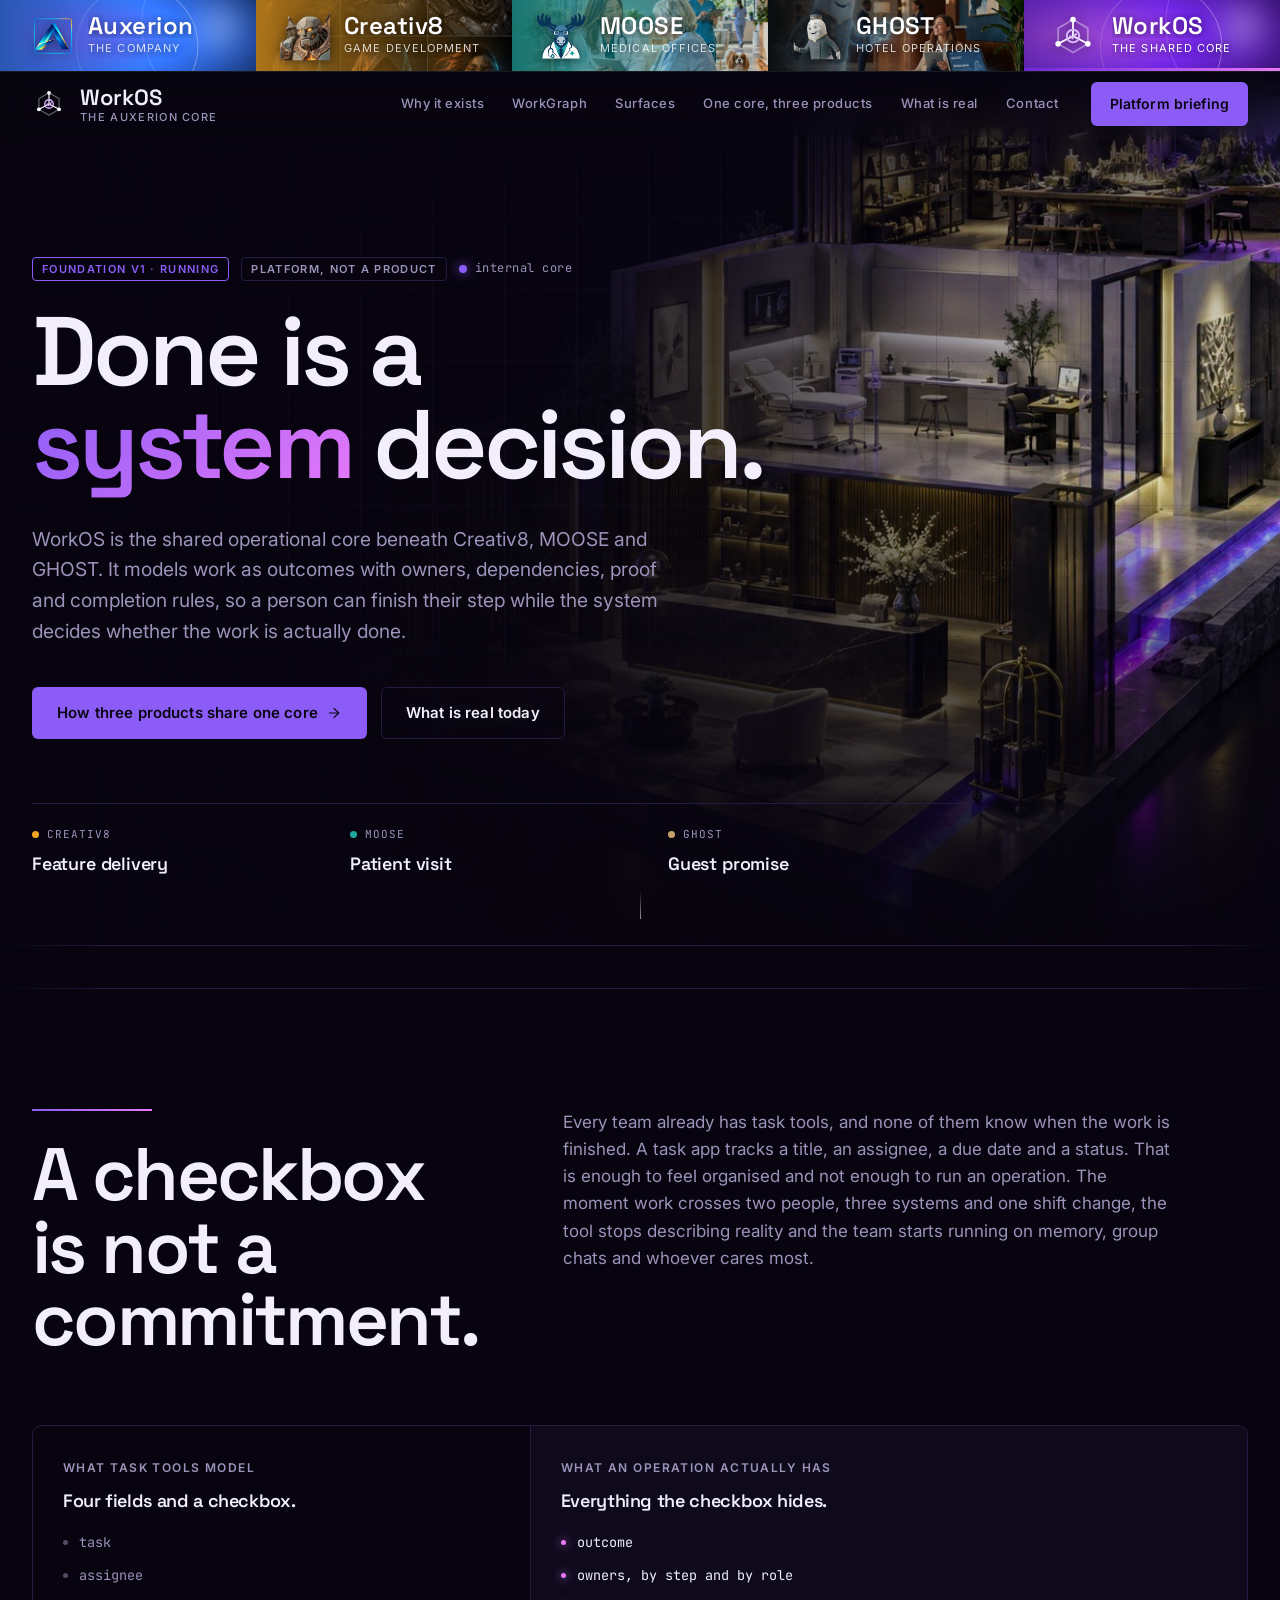
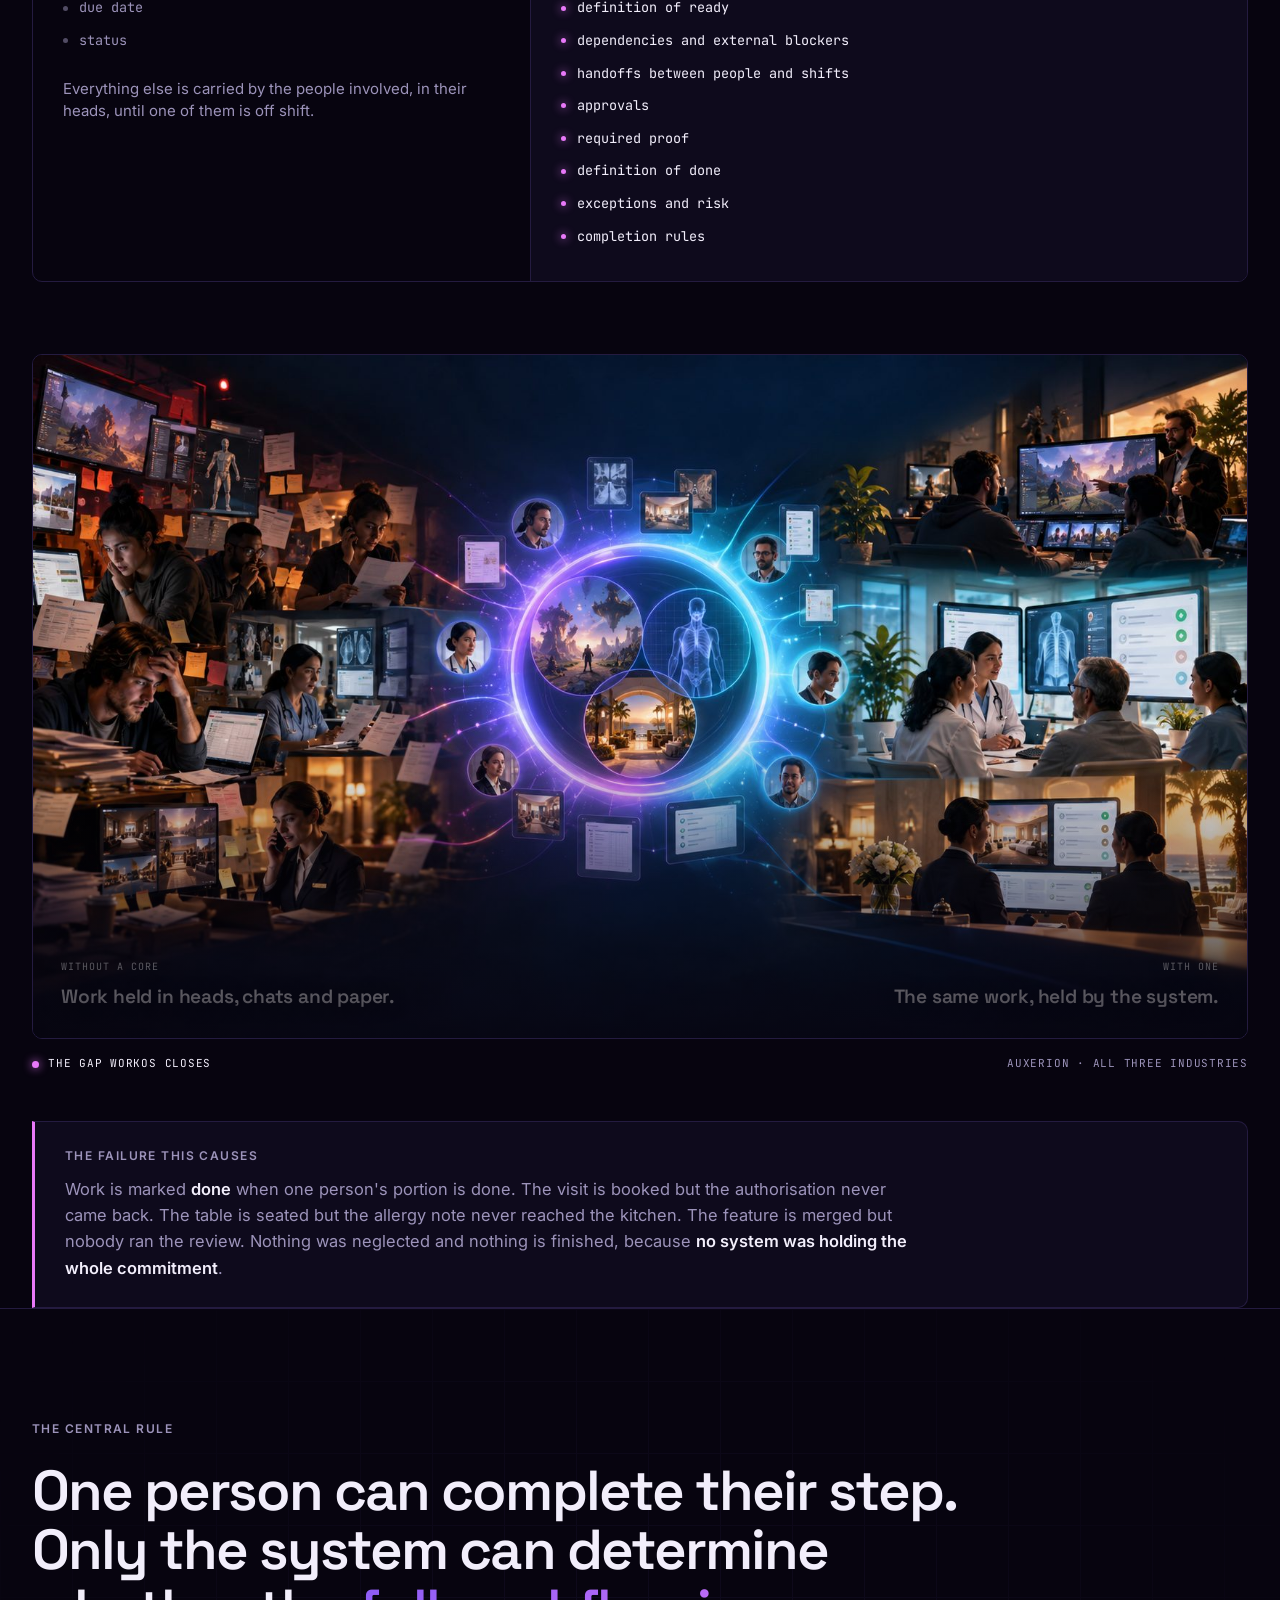
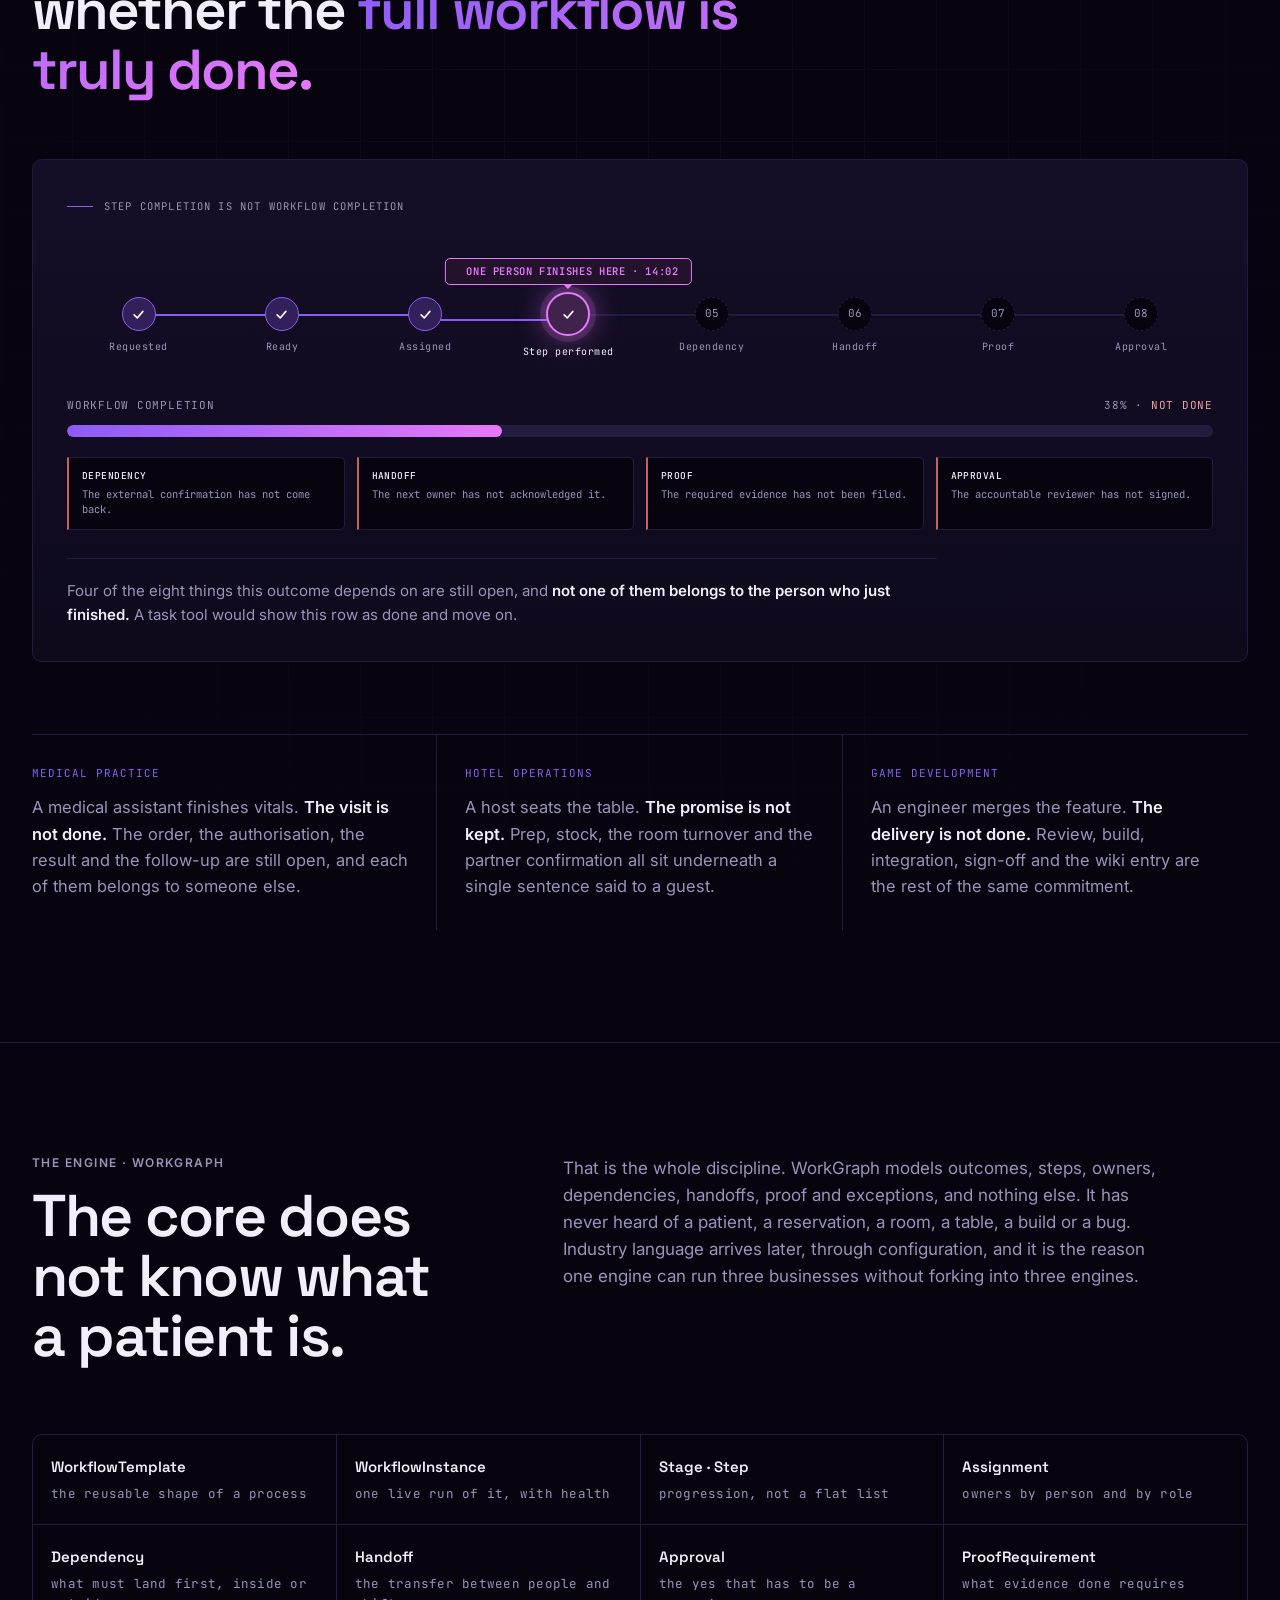
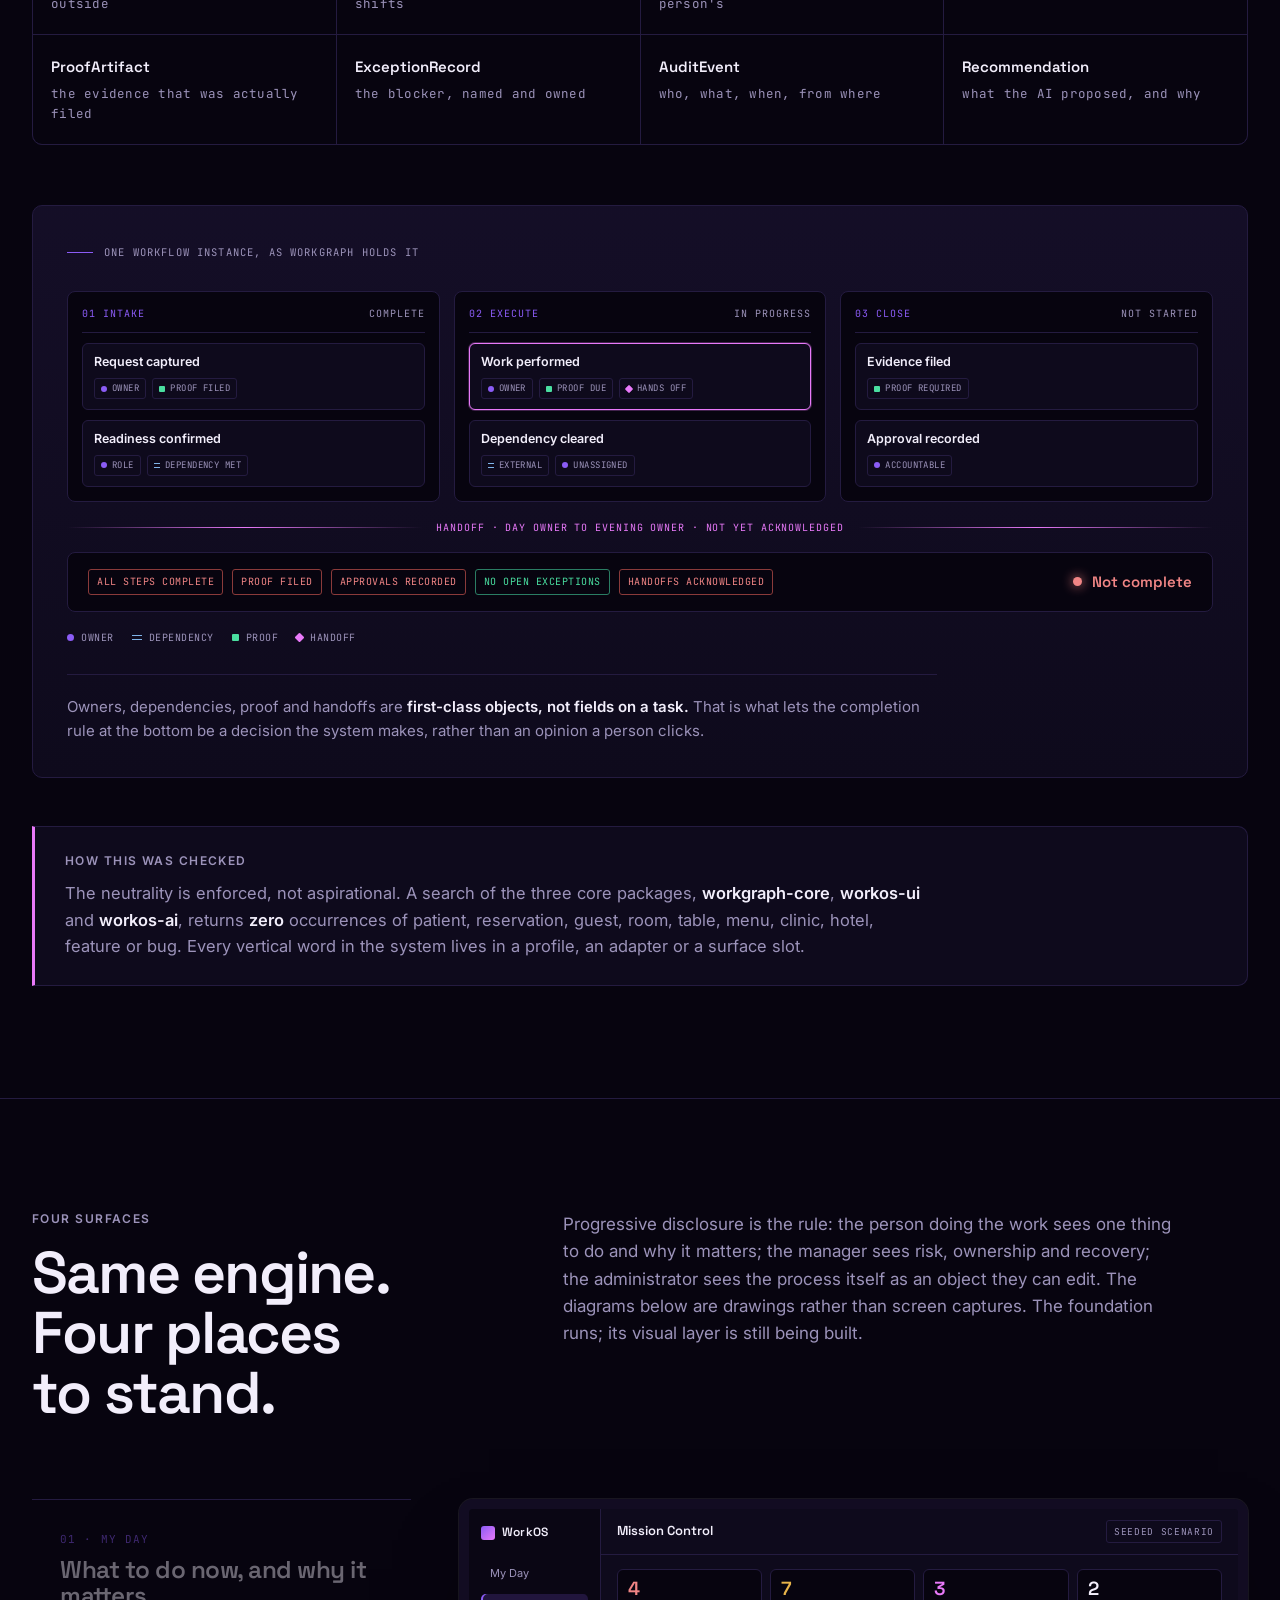
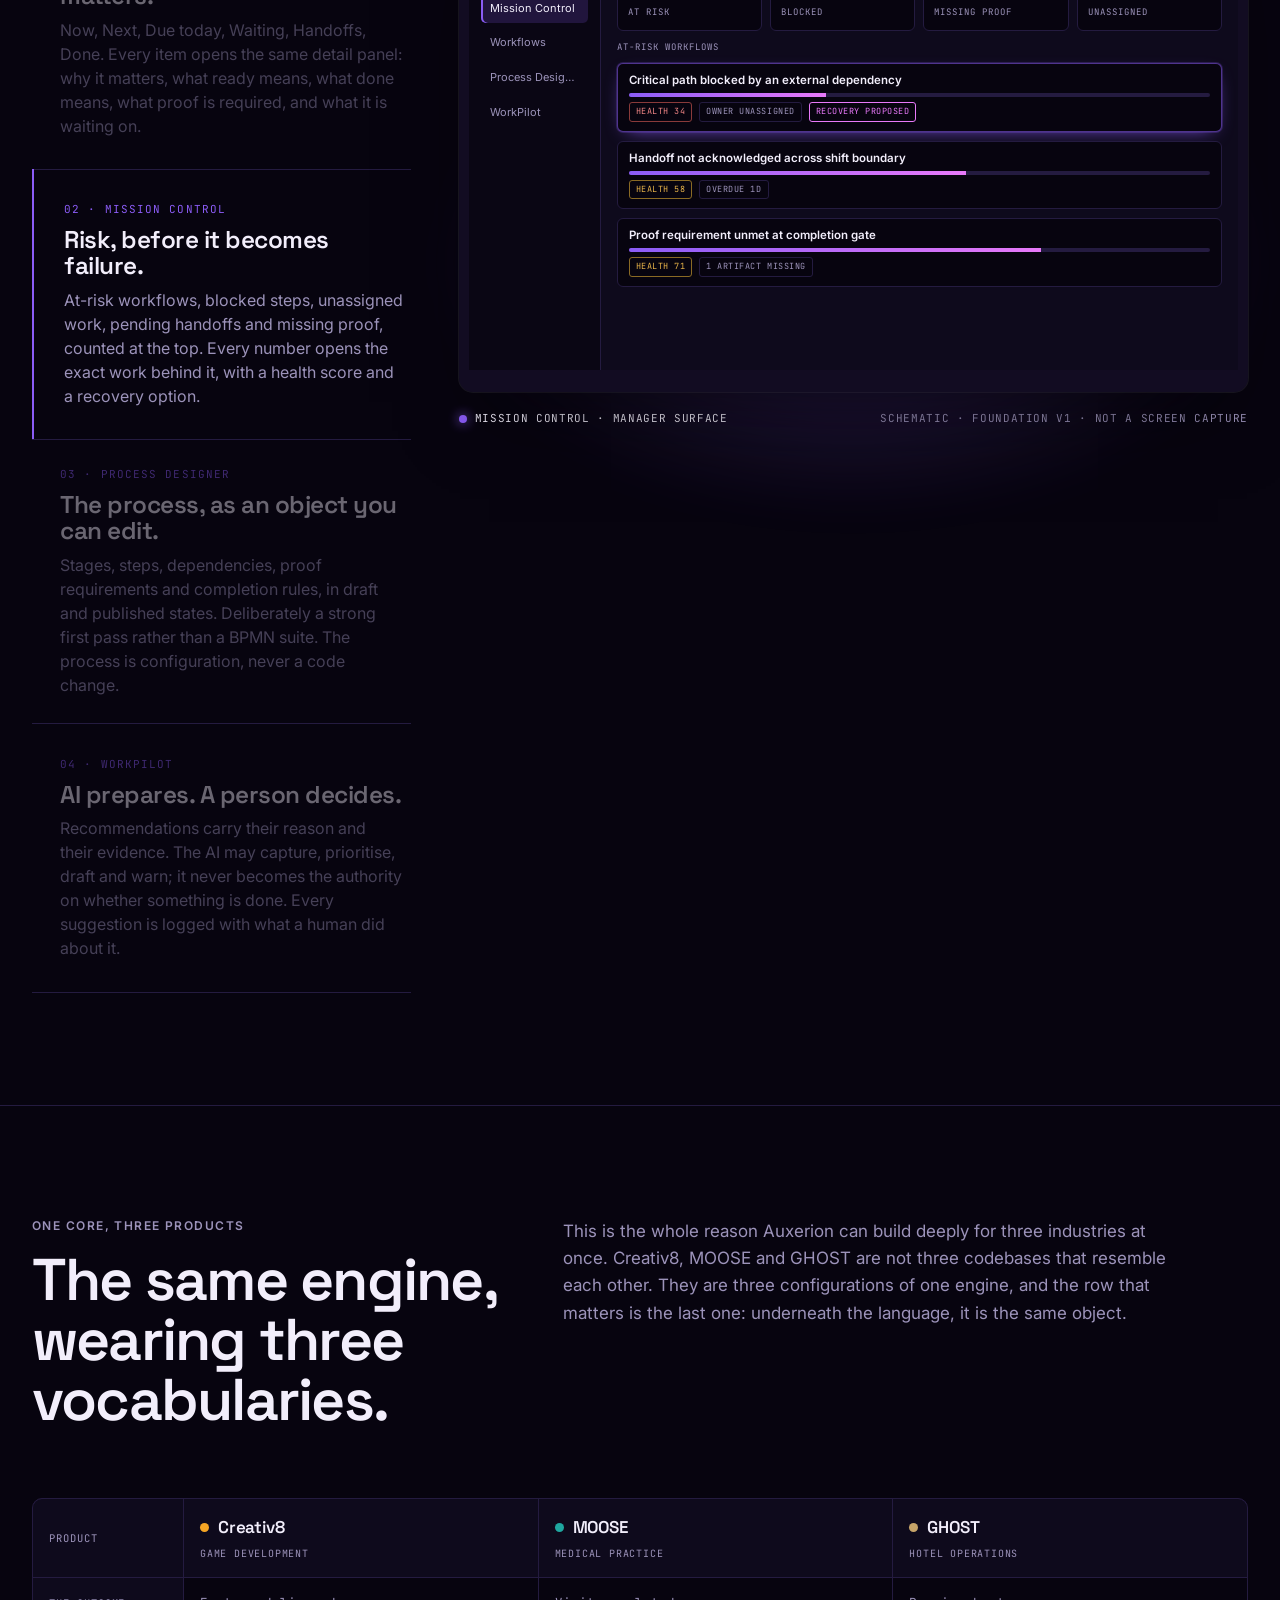
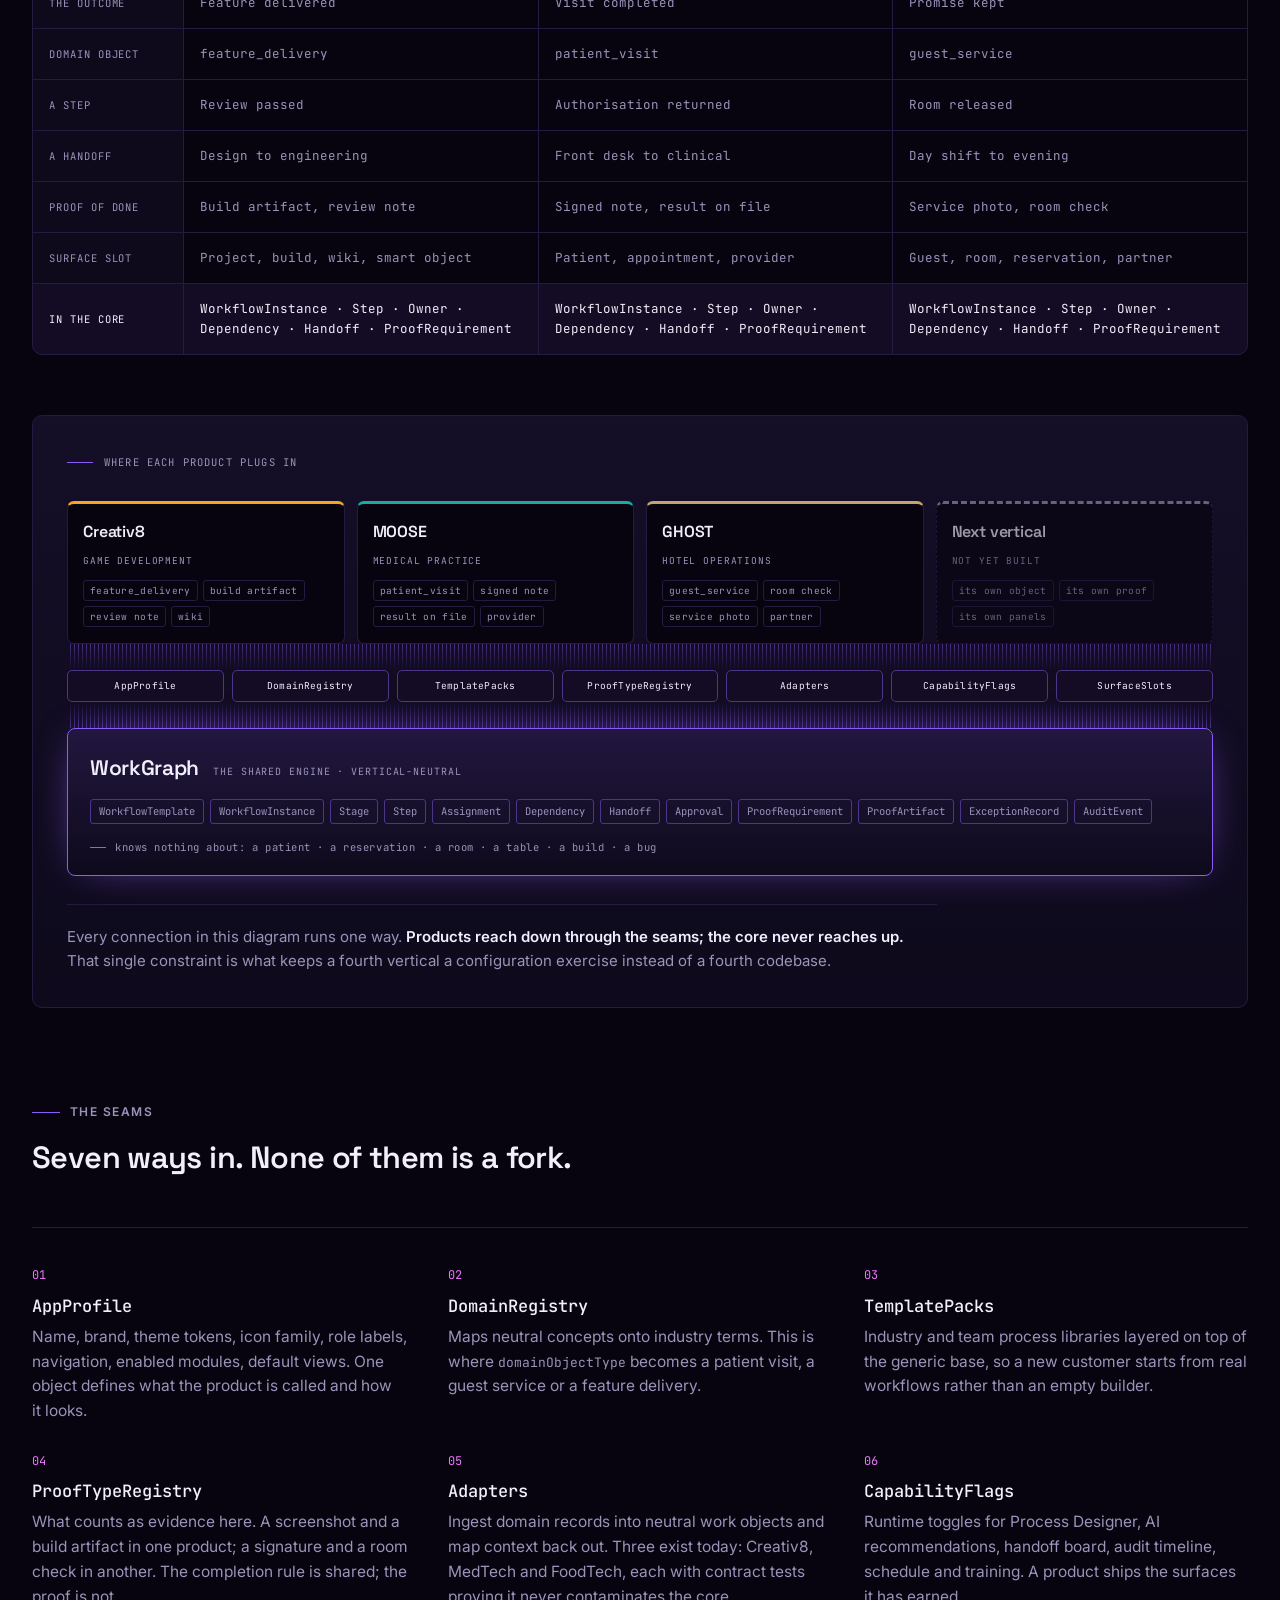
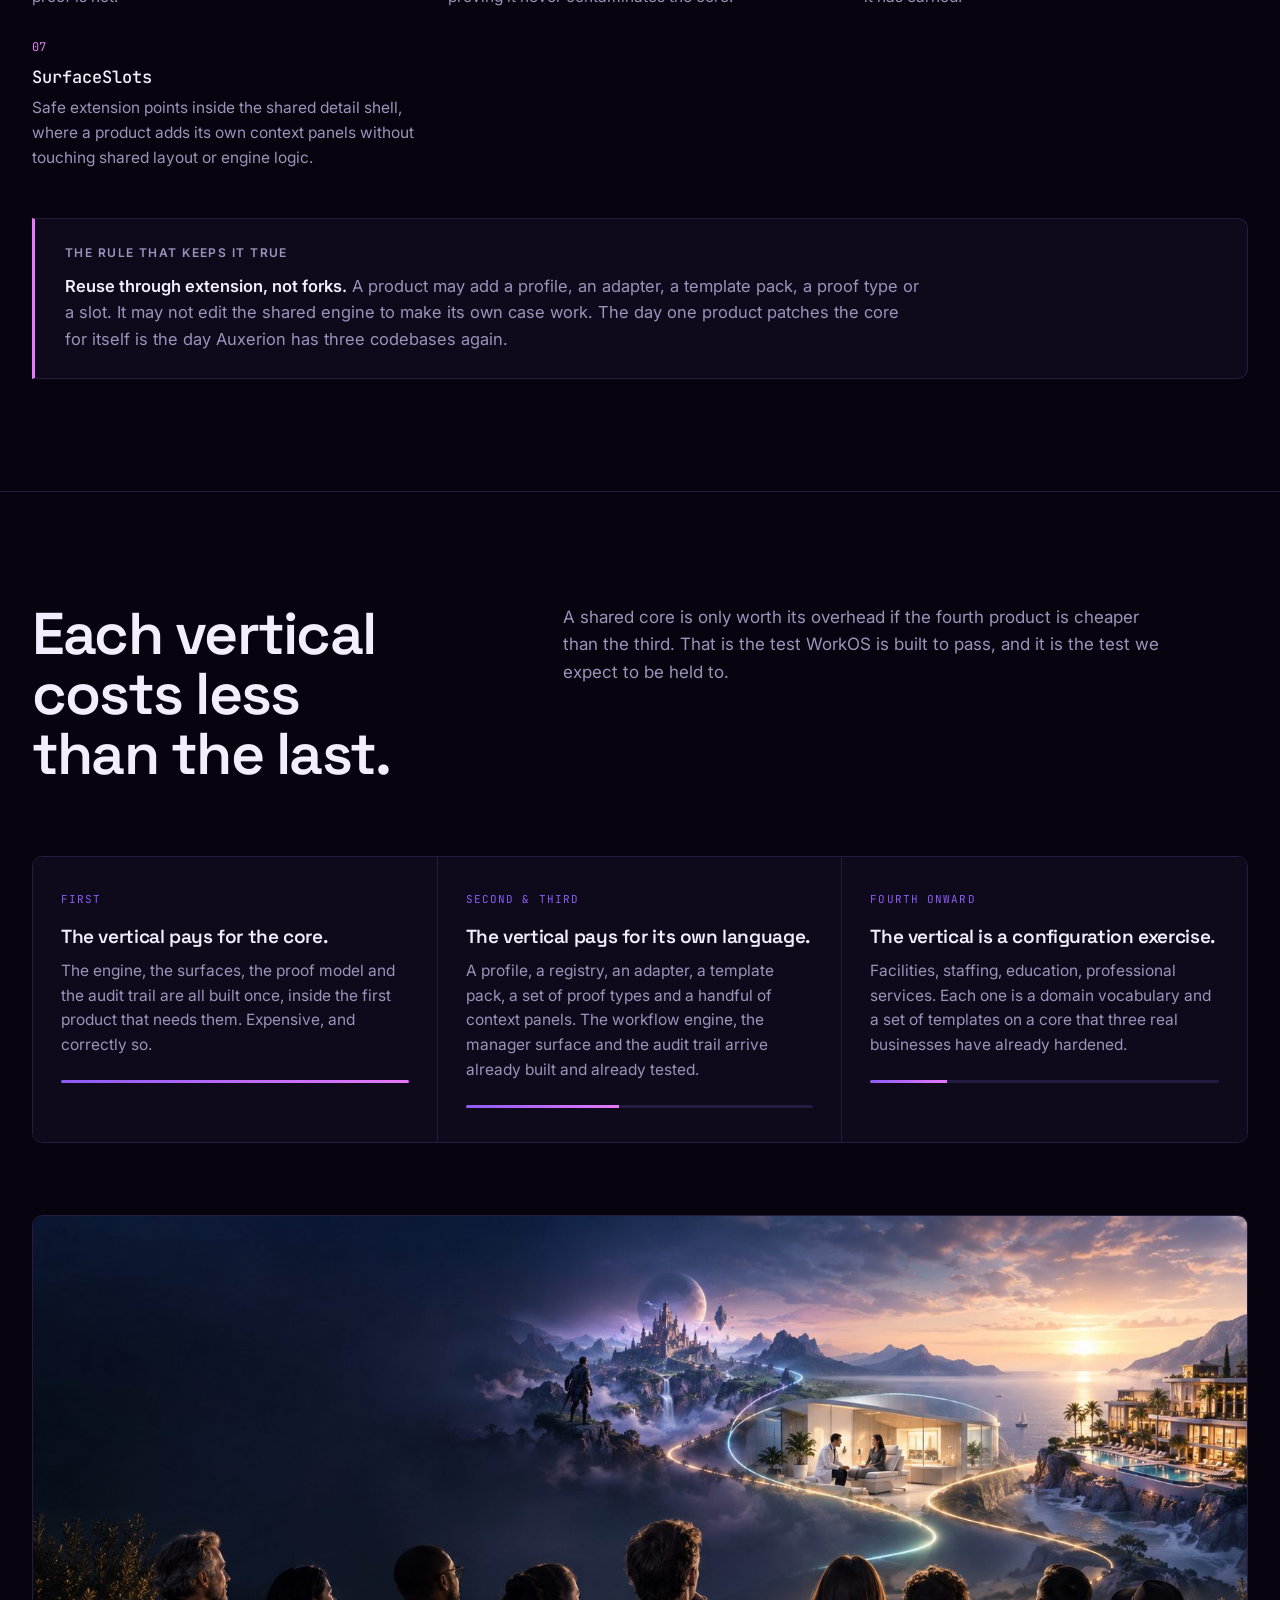
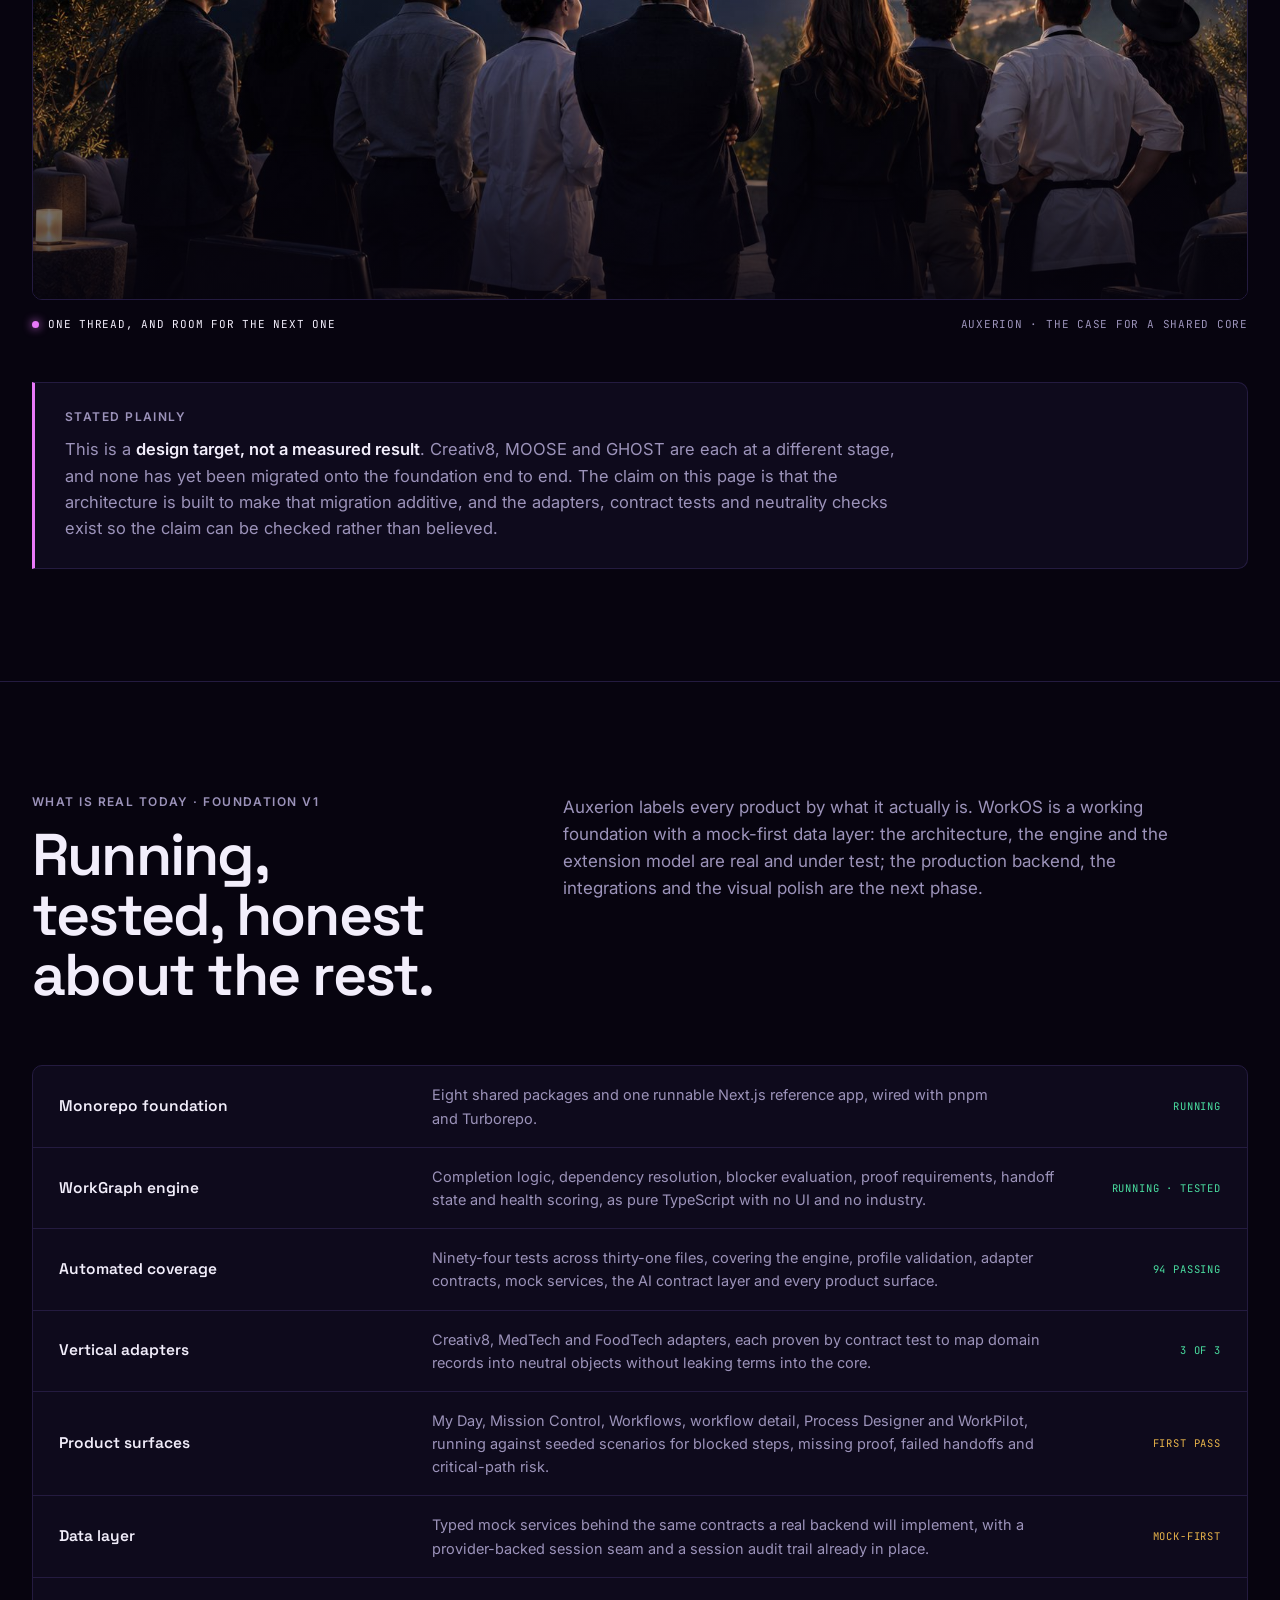
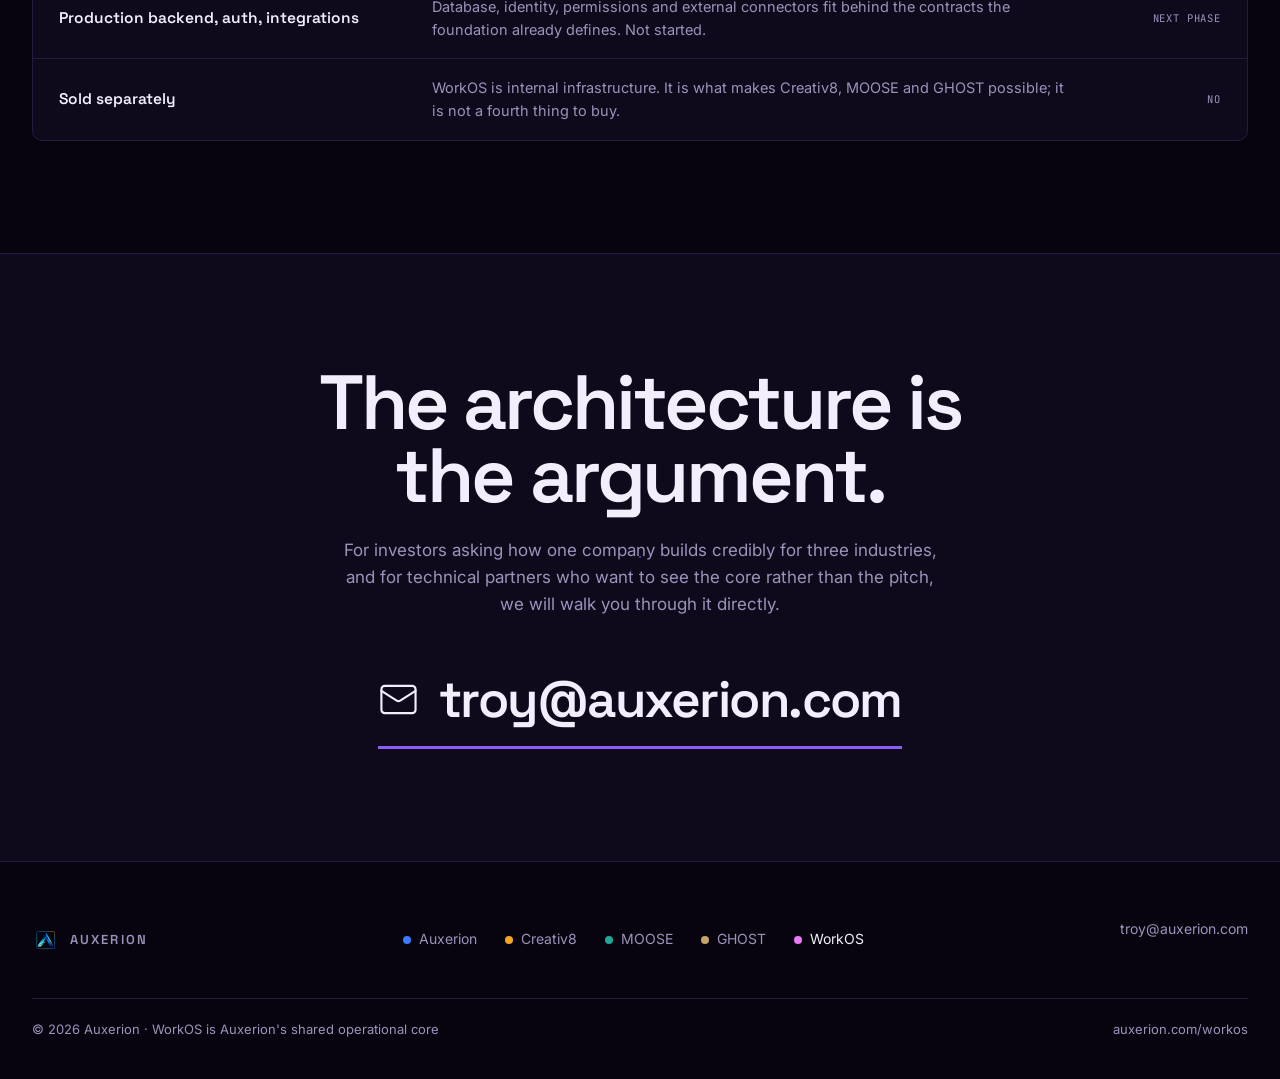
<file: workos/index.html>
<!DOCTYPE html>
<html lang="en"><head><meta charset="utf-8"><meta name="viewport" content="width=device-width,initial-scale=1">
<title>WorkOS: the operational core beneath every Auxerion product.</title>
<meta name="description" content="WorkOS is Auxerion's shared operational core. It models work as outcomes with owners, dependencies, proof and completion rules, so one engine can run game development, medical practice operations and hotel operations without forking.">
<link rel="canonical" href="https://auxerion.com/workos">
<meta property="og:type" content="website">
<meta property="og:site_name" content="Auxerion">
<meta property="og:url" content="https://auxerion.com/workos">
<meta property="og:title" content="WorkOS: the operational core beneath every Auxerion product.">
<meta property="og:description" content="One engine. Three industries. WorkOS models work as outcomes with owners, dependencies, proof and completion rules, so a person can finish their step while the system decides whether the work is done.">
<meta property="og:image" content="https://auxerion.com/assets/og/workos.jpg?v=2026-09">
<meta property="og:image:width" content="1200">
<meta property="og:image:height" content="630">
<meta name="twitter:card" content="summary_large_image">
<meta name="twitter:title" content="WorkOS: the operational core beneath every Auxerion product.">
<meta name="twitter:description" content="One engine. Three industries. Work understood as outcomes, not tasks.">
<meta name="twitter:image" content="https://auxerion.com/assets/og/workos.jpg?v=2026-09">

<link rel="icon" href="/assets/logos/workos-mark-2026.svg">
<link rel="preconnect" href="https://fonts.googleapis.com"><link rel="preconnect" href="https://fonts.gstatic.com" crossorigin>
<link rel="stylesheet" href="https://fonts.googleapis.com/css2?family=Space+Grotesk:wght@500;600;700&family=Inter:wght@400;500;600&family=JetBrains+Mono:wght@400;500&display=swap">
<link rel="stylesheet" href="/family.css"><link rel="stylesheet" href="/cinema.css"><link rel="stylesheet" href="/tour.css">
<style>
/* ---- WorkOS page: the blueprint skin. Structural, mono-forward, no photography. ---- */
body{font-size:18px}
.site-nav.solid{background:color-mix(in srgb,var(--bg) 88%,transparent)}
.brand .by{color:var(--text2)}

/* blueprint field */
.grid-field{position:absolute;inset:0;z-index:-3;pointer-events:none;
  background-image:linear-gradient(var(--line) 1px,transparent 1px),linear-gradient(90deg,var(--line) 1px,transparent 1px);
  background-size:72px 72px;opacity:.5;
  mask-image:radial-gradient(ellipse 80% 70% at 50% 40%,#000 20%,transparent 78%)}
.glowfield{position:absolute;inset:0;z-index:-2;pointer-events:none;
  background:radial-gradient(ellipse 60% 50% at 18% 30%,color-mix(in srgb,var(--accent) 20%,transparent),transparent 70%),
             radial-gradient(ellipse 50% 45% at 82% 68%,color-mix(in srgb,var(--accent2) 14%,transparent),transparent 70%)}

/* hero */
.hero{min-height:calc(100vh - var(--fambar-h))}
.hero h1{font-size:clamp(46px,7.6vw,112px);letter-spacing:-.04em}
.hero h1 em{font-style:normal;background:var(--grad);-webkit-background-clip:text;background-clip:text;color:transparent}
.hero .lede{max-width:33em}
.hero .strip{display:grid;grid-template-columns:repeat(3,minmax(0,1fr));gap:14px;margin-top:64px;padding:22px 0 30px;border-top:1px solid var(--line)}
.hero .strip div{display:flex;flex-direction:column;gap:7px;font-family:"Space Grotesk",sans-serif;font-weight:600;font-size:clamp(17px,1.4vw,21px);letter-spacing:-.01em}
.hero .strip small{font-family:var(--mono);font-size:11px;font-weight:400;letter-spacing:.09em;text-transform:uppercase;color:var(--text2);display:flex;align-items:center;gap:8px}
.hero .strip i{width:7px;height:7px;border-radius:50%;flex:none}
@media(max-width:760px){.hero .strip{grid-template-columns:1fr;gap:20px}}

/* hero lattice graphic */
.lat{position:absolute;right:3vw;top:48%;transform:translateY(-50%);width:min(56vmin,560px);aspect-ratio:1;z-index:-1;pointer-events:none;opacity:.9}
.lat svg{width:100%;height:100%;overflow:visible}
.lat .e{stroke:color-mix(in srgb,var(--accent) 45%,transparent);stroke-width:1.25;fill:none}
.lat .n{fill:var(--bg2);stroke:var(--text2);stroke-width:1.5}
.lat .n.live{stroke:var(--accent2);fill:color-mix(in srgb,var(--accent2) 18%,var(--bg2))}
.lat .hub{fill:color-mix(in srgb,var(--accent) 22%,var(--bg2));stroke:var(--accent);stroke-width:2}
.lat .pulse{stroke:var(--accent2);stroke-width:2;fill:none;stroke-dasharray:6 210;animation:flow 5.5s linear infinite}
.lat .pulse:nth-of-type(2){animation-delay:1.4s}.lat .pulse:nth-of-type(3){animation-delay:2.8s}
@keyframes flow{to{stroke-dashoffset:-216}}
.lat text{font-family:var(--mono);font-size:10px;fill:var(--text2);letter-spacing:.08em;text-transform:uppercase}
@media(max-width:1100px){.lat{opacity:.28;right:-12vw}}

/* thesis / rule */
.rule{position:relative;overflow:hidden}
.rule .q{font-family:"Space Grotesk",sans-serif;font-weight:600;font-size:clamp(30px,4.4vw,64px);line-height:1.06;letter-spacing:-.035em;max-width:17em}
.rule .q b{font-weight:600;background:var(--grad);-webkit-background-clip:text;background-clip:text;color:transparent}
.rule .egs{display:grid;grid-template-columns:repeat(3,minmax(0,1fr));gap:0;margin-top:72px;border-top:1px solid var(--line)}
.rule .eg{padding:30px 28px 30px 0;border-right:1px solid var(--line)}
.rule .eg:last-child{border-right:0}
.rule .eg:not(:first-child){padding-left:28px}
.rule .eg .who{font-family:var(--mono);font-size:11px;letter-spacing:.09em;text-transform:uppercase;color:var(--accent);margin-bottom:12px;display:block}
.rule .eg p{font-size:16.5px;color:var(--text2)}
.rule .eg p b{color:var(--text);font-weight:600}
@media(max-width:860px){.rule .egs{grid-template-columns:1fr}.rule .eg{border-right:0;border-bottom:1px solid var(--line);padding:26px 0}.rule .eg:not(:first-child){padding-left:0}.rule .eg:last-child{border-bottom:0}}

/* contrast columns */
.vs{display:grid;grid-template-columns:minmax(0,.82fr) minmax(0,1.18fr);gap:0;margin-top:56px;border:1px solid var(--line);border-radius:var(--rc);overflow:hidden}
.vs>div{padding:34px 30px;background:var(--bg2)}
.vs>div:first-child{border-right:1px solid var(--line);background:transparent}
.vs h3{font-size:18px;margin-bottom:20px}
.vs .label{display:block;margin-bottom:14px}
.vs ul{list-style:none;margin:0;padding:0;display:flex;flex-direction:column;gap:11px}
.vs li{font-family:var(--mono);font-size:13.5px;color:var(--text2);display:flex;align-items:center;gap:11px}
.vs li::before{content:"";width:5px;height:5px;border-radius:50%;background:var(--text2);flex:none;opacity:.5}
.vs>div:last-child li{color:var(--text)}
.vs>div:last-child li::before{background:var(--accent2);opacity:1;box-shadow:0 0 10px var(--accent2)}
@media(max-width:760px){.vs{grid-template-columns:1fr}.vs>div:first-child{border-right:0;border-bottom:1px solid var(--line)}}

/* object model */
.model{display:grid;grid-template-columns:repeat(4,minmax(0,1fr));gap:1px;margin-top:56px;background:var(--line);border:1px solid var(--line);border-radius:var(--rc);overflow:hidden}
.model span{background:var(--bg);padding:20px 18px;font-family:var(--mono);font-size:12.5px;color:var(--text2);letter-spacing:.02em;transition:background .2s,color .2s}
.model span:hover{background:var(--bg2);color:var(--text)}
.model span b{display:block;font-family:"Space Grotesk",sans-serif;font-weight:600;font-size:15px;color:var(--text);letter-spacing:0;margin-bottom:5px}
@media(max-width:960px){.model{grid-template-columns:repeat(2,minmax(0,1fr))}}
@media(max-width:520px){.model{grid-template-columns:1fr}}

/* schematic surface screens: diagrams built in markup, never photographs */
.tour-frame{background:var(--bg2);border-color:#120C22}
.ui{position:absolute;inset:0;display:grid;grid-template-columns:132px 1fr;font-size:11px;background:var(--bg2);overflow:hidden}
.ui .rail{border-right:1px solid var(--line);padding:14px 12px;display:flex;flex-direction:column;gap:5px;background:color-mix(in srgb,var(--bg) 60%,var(--bg2))}
.ui .rail .lg{display:flex;align-items:center;gap:7px;font-family:"Space Grotesk",sans-serif;font-weight:600;font-size:12px;margin-bottom:12px;letter-spacing:.02em}
.ui .rail .lg i{width:14px;height:14px;border-radius:3px;background:var(--grad);flex:none}
.ui .rail a{padding:6px 9px;border-radius:5px;color:var(--text2);font-size:11px;white-space:nowrap;overflow:hidden;text-overflow:ellipsis}
.ui .rail a.on{background:color-mix(in srgb,var(--accent) 18%,transparent);color:var(--text);box-shadow:inset 2px 0 0 var(--accent)}
.ui .body{display:flex;flex-direction:column;min-width:0;overflow:hidden}
.ui .top{display:flex;align-items:center;gap:10px;padding:11px 16px;border-bottom:1px solid var(--line);flex:none}
.ui .top b{font-family:"Space Grotesk",sans-serif;font-size:13px;font-weight:600}
.ui .top .pill{margin-left:auto;font-family:var(--mono);font-size:9.5px;letter-spacing:.07em;text-transform:uppercase;border:1px solid var(--line);border-radius:3px;padding:3px 7px;color:var(--text2)}
.ui .pane{padding:14px 16px;display:flex;flex-direction:column;gap:9px;min-height:0;overflow:hidden}
.ui .cols{display:grid;grid-template-columns:1fr 172px;gap:0;flex:1;min-height:0}
.ui .cols>.pane:last-child{border-left:1px solid var(--line);background:color-mix(in srgb,var(--bg) 45%,var(--bg2))}
.ui .k{font-family:var(--mono);font-size:9px;letter-spacing:.11em;text-transform:uppercase;color:var(--text2)}
.ui .row{border:1px solid var(--line);border-radius:6px;padding:9px 11px;background:var(--bg);display:flex;flex-direction:column;gap:5px}
.ui .row.hot{border-color:color-mix(in srgb,var(--accent) 55%,transparent);box-shadow:0 0 0 1px color-mix(in srgb,var(--accent) 22%,transparent),0 6px 20px -10px var(--accent)}
.ui .row .t{font-weight:600;font-size:11.5px;color:var(--text);line-height:1.3}
.ui .row .m{display:flex;gap:7px;align-items:center;flex-wrap:wrap;font-family:var(--mono);font-size:9px;color:var(--text2);letter-spacing:.04em}
.ui .chip{border:1px solid var(--line);border-radius:3px;padding:2px 6px;font-family:var(--mono);font-size:8.5px;letter-spacing:.06em;text-transform:uppercase;color:var(--text2);white-space:nowrap}
.ui .chip.ok{border-color:#2A7D63;color:#4ADEA0}
.ui .chip.warn{border-color:#8A6A24;color:#E8B44A}
.ui .chip.stop{border-color:#8A3A3A;color:#F08585}
.ui .chip.ai{border-color:var(--accent2);color:var(--accent2)}
.ui .bar{height:4px;border-radius:2px;background:var(--line);overflow:hidden}
.ui .bar i{display:block;height:100%;background:var(--grad)}
.ui .counts{display:grid;grid-template-columns:repeat(4,1fr);gap:8px}
.ui .ct{border:1px solid var(--line);border-radius:6px;padding:9px 10px;background:var(--bg)}
.ui .ct b{display:block;font-family:"Space Grotesk",sans-serif;font-size:19px;font-weight:600;line-height:1;margin-bottom:5px}
.ui .ct.a b{color:#F08585}.ui .ct.b b{color:#E8B44A}.ui .ct.c b{color:var(--accent2)}
.ui .stages{display:grid;grid-template-columns:repeat(4,1fr);gap:8px;flex:1;min-height:0}
.ui .stg{border:1px solid var(--line);border-radius:6px;background:var(--bg);padding:8px;display:flex;flex-direction:column;gap:6px;min-height:0;overflow:hidden}
.ui .stg .h{font-family:var(--mono);font-size:8.5px;letter-spacing:.08em;text-transform:uppercase;color:var(--accent);padding-bottom:6px;border-bottom:1px solid var(--line)}
.ui .stp{border:1px solid var(--line);border-radius:4px;padding:6px 7px;font-size:10px;color:var(--text2);background:var(--bg2);line-height:1.3}
.ui .stp.sel{border-color:var(--accent);color:var(--text)}
.ui .dep{display:flex;align-items:center;gap:6px;font-family:var(--mono);font-size:8.5px;color:var(--text2)}
.ui .dep::before{content:"";width:16px;height:1px;background:var(--accent);flex:none}
.ui .why{border-left:2px solid var(--accent2);padding-left:10px;font-size:10.5px;color:var(--text2);line-height:1.45}
.ui .acts{display:flex;gap:6px;margin-top:2px}
.ui .acts span{border-radius:4px;padding:4px 9px;font-size:9.5px;font-weight:600;font-family:var(--body)}
.ui .acts .p{background:var(--accent);color:var(--on-accent)}
.ui .acts .s{border:1px solid var(--line);color:var(--text2)}
@media(max-width:1180px){.ui{grid-template-columns:104px 1fr}.ui .cols{grid-template-columns:1fr 142px}}
@media(max-width:860px){
.ui{font-size:10px;grid-template-columns:1fr}
.ui .rail{display:none}
.ui .counts,.ui .stages{grid-template-columns:repeat(2,minmax(0,1fr))}
.ui .stages{gap:6px}
.ui .cols{grid-template-columns:1fr}
.ui .cols>.pane:last-child{border-left:0;border-top:1px solid var(--line)}
.ui .pane{padding:11px 12px;gap:7px}
/* the schematics carry real structure, so give them a taller frame than a 16:10 photo needs */
.tour-step figure{aspect-ratio:3/4}
}
@media(max-width:420px){.hero .eyebrow .live{display:none}}

/* three vocabularies */
.vocab{display:grid;grid-template-columns:150px repeat(3,minmax(0,1fr));gap:1px;margin-top:56px;background:var(--line);border:1px solid var(--line);border-radius:var(--rc);overflow:hidden;font-family:var(--mono);font-size:12.5px}
.vocab>*{background:var(--bg);padding:15px 16px;color:var(--text2)}
.vocab .hd{background:var(--bg2);display:flex;flex-direction:column;gap:5px}
.vocab .hd b{font-family:"Space Grotesk",sans-serif;font-size:17px;font-weight:600;letter-spacing:-.01em;color:var(--text);display:flex;align-items:center;gap:9px}
.vocab .hd b i{width:9px;height:9px;border-radius:50%;flex:none}
.vocab .hd small{font-size:10px;letter-spacing:.08em;text-transform:uppercase}
.vocab .fld{background:var(--bg2);color:var(--text2);font-size:10.5px;letter-spacing:.09em;text-transform:uppercase;display:flex;align-items:center}
.vocab .core{color:var(--text);background:color-mix(in srgb,var(--accent) 9%,var(--bg))}
@media(max-width:900px){
.vocab{grid-template-columns:1fr;font-size:13px}
.vocab>*{padding-left:22px}
.vocab .fld{background:color-mix(in srgb,var(--accent) 10%,var(--bg));color:var(--text);border-top:1px solid var(--line);padding-left:16px}
/* stacked, the columns lose their headers, so a colour spine keeps each value attached to its product */
.vocab>*:nth-child(4n+2){box-shadow:inset 3px 0 0 var(--c8)}
.vocab>*:nth-child(4n+3){box-shadow:inset 3px 0 0 var(--mo)}
.vocab>*:nth-child(4n){box-shadow:inset 3px 0 0 var(--ha-on-dark)}
}

/* seams */
.seams{display:grid;grid-template-columns:repeat(3,minmax(0,1fr));gap:28px 32px;margin-top:52px;border-top:1px solid var(--line);padding-top:38px}
.seam .n{font-family:var(--mono);font-size:12px;color:var(--accent2);display:block;margin-bottom:10px}
.seam h3{font-size:17px;margin-bottom:8px;font-family:var(--mono);font-weight:500;letter-spacing:0}
.seam p{font-size:15.5px;color:var(--text2)}
@media(max-width:860px){.seams{grid-template-columns:1fr 1fr}}
@media(max-width:560px){.seams{grid-template-columns:1fr}}

/* status ledger */
.ledger{border:1px solid var(--line);border-radius:var(--rc);background:var(--bg2);overflow:hidden;margin-top:48px}
.ledger .r{display:grid;grid-template-columns:minmax(0,1.1fr) minmax(0,2fr) 128px;gap:20px;padding:17px 26px;border-bottom:1px solid var(--line);align-items:center}
.ledger .r:last-child{border-bottom:0}
.ledger .r b{font-family:"Space Grotesk",sans-serif;font-size:15.5px;font-weight:600}
.ledger .r p{font-size:14.5px;color:var(--text2)}
.ledger .st{font-family:var(--mono);font-size:10.5px;letter-spacing:.08em;text-transform:uppercase;text-align:right;white-space:nowrap}
.ledger .st.on{color:#4ADEA0}.ledger .st.part{color:#E8B44A}.ledger .st.next{color:var(--text2)}
@media(max-width:760px){.ledger .r{grid-template-columns:1fr;gap:7px;padding:18px 20px}.ledger .st{text-align:left}}

/* compounding */
.comp{display:grid;grid-template-columns:repeat(3,minmax(0,1fr));gap:0;margin-top:60px;border:1px solid var(--line);border-radius:var(--rc);overflow:hidden}
.comp>div{padding:34px 28px;border-right:1px solid var(--line);background:var(--bg2);position:relative}
.comp>div:last-child{border-right:0}
.comp .idx{font-family:var(--mono);font-size:11px;color:var(--accent);letter-spacing:.1em;display:block;margin-bottom:16px}
.comp h3{font-size:19px;margin-bottom:10px}
.comp p{font-size:15.5px;color:var(--text2)}
.comp .meter{height:3px;background:var(--line);margin-top:22px;border-radius:2px;overflow:hidden}
.comp .meter i{display:block;height:100%;background:var(--grad)}
@media(max-width:860px){.comp{grid-template-columns:1fr}.comp>div{border-right:0;border-bottom:1px solid var(--line)}.comp>div:last-child{border-bottom:0}}

/* note box */
.note{border:1px solid var(--line);border-left:3px solid var(--accent2);border-radius:0 var(--rc) var(--rc) 0;background:var(--bg2);padding:26px 30px;margin-top:48px}
.note .label{display:block;margin-bottom:12px}
.note p{font-size:16.5px;color:var(--text2);max-width:52em}
.note p b{color:var(--text);font-weight:600}


/* ============ photography ============ */
.hero .bg{position:absolute;inset:-6% 0;z-index:-5}
.hero .bg img{width:100%;height:100%;object-fit:cover;object-position:64% 50%;filter:hue-rotate(24deg) saturate(1.08) contrast(1.02)}
.hero .veil{position:absolute;inset:0;z-index:-4;
  background:linear-gradient(90deg,var(--bg) 6%,color-mix(in srgb,var(--bg) 96%,transparent) 42%,color-mix(in srgb,var(--bg) 62%,transparent) 60%,color-mix(in srgb,var(--bg) 14%,transparent) 82%,transparent 100%)}
.hero .veil::after{content:"";position:absolute;inset:0;
  background:linear-gradient(180deg,var(--bg) 0%,color-mix(in srgb,var(--bg) 20%,transparent) 18%,transparent 46%,color-mix(in srgb,var(--bg) 85%,transparent) 88%,var(--bg) 100%)}
@media(max-width:860px){.hero .bg img{object-position:72% 50%}.hero .veil{background:linear-gradient(90deg,var(--bg) 20%,color-mix(in srgb,var(--bg) 70%,transparent) 100%)}}

.figwide{margin:72px 0 0;position:relative}
.figwide .shot{position:relative;border-radius:var(--rc);overflow:hidden;border:1px solid var(--line);background:var(--bg2)}
.figwide .shot img{width:100%;height:auto;display:block}
.figwide .shot::after{content:"";position:absolute;inset:0;background:linear-gradient(180deg,transparent 55%,color-mix(in srgb,var(--bg) 78%,transparent) 100%);pointer-events:none}
.figwide figcaption{display:flex;gap:18px;flex-wrap:wrap;justify-content:space-between;margin-top:16px;
  font-family:var(--mono);font-size:11px;letter-spacing:.07em;text-transform:uppercase;color:var(--text2)}
.figwide figcaption b{font-weight:400;color:var(--text);display:inline-flex;align-items:center;gap:9px}
.figwide figcaption b::before{content:"";width:7px;height:7px;border-radius:50%;background:var(--accent2);box-shadow:0 0 10px var(--accent2);flex:none}
.figwide .split2{position:absolute;inset:0;display:grid;grid-template-columns:1fr 1fr;pointer-events:none}
.figwide .split2 span{align-self:end;margin:0 0 26px;padding:0 28px;font-family:"Space Grotesk",sans-serif;font-weight:600;
  font-size:clamp(15px,1.5vw,21px);letter-spacing:-.01em;color:#fff;text-shadow:0 2px 18px rgba(0,0,0,.92)}
.figwide .split2 span:last-child{text-align:right}
.figwide .split2 span i{display:block;font-style:normal;font-family:var(--mono);font-size:10px;font-weight:400;
  letter-spacing:.1em;text-transform:uppercase;opacity:.82;margin-bottom:7px}
@media(max-width:620px){.figwide .split2{display:none}}

/* ============ infographic shell ============ */
.gfx{margin-top:60px;border:1px solid var(--line);border-radius:var(--rc);padding:38px 34px 34px;position:relative;overflow:hidden;
  background:linear-gradient(180deg,color-mix(in srgb,var(--accent) 5%,var(--bg2)),var(--bg2))}
.gfx>.cap{display:flex;align-items:center;gap:11px;font-family:var(--mono);font-size:10.5px;letter-spacing:.11em;
  text-transform:uppercase;color:var(--text2);margin-bottom:30px}
.gfx>.cap::before{content:"";width:26px;height:1px;background:var(--accent);flex:none}
.gfx .foot{margin-top:28px;padding-top:20px;border-top:1px solid var(--line);font-size:15px;color:var(--text2);max-width:58em}
.gfx .foot b{color:var(--text);font-weight:600}
@media(max-width:620px){.gfx{padding:28px 20px 24px}}

/* --- A: step completion vs workflow completion --- */
.chain{display:flex;align-items:flex-start;gap:0;position:relative}
.chain .st{flex:1;display:flex;flex-direction:column;align-items:center;gap:9px;position:relative;min-width:0;text-align:center}
.chain .st::before{content:"";position:absolute;top:17px;left:-50%;width:100%;height:1.5px;background:var(--line);z-index:0}
.chain .st:first-child::before{display:none}
.chain .st.done::before,.chain .st.here::before{background:var(--accent)}
.chain .dot{flex:none;width:34px;height:34px;border-radius:50%;border:1.5px solid var(--line);background:var(--bg);
  display:grid;place-items:center;position:relative;z-index:1;font-family:var(--mono);font-size:11px;color:var(--text2)}
.chain .st.done .dot{border-color:var(--accent);background:color-mix(in srgb,var(--accent) 32%,var(--bg));color:#fff}
.chain .st.here .dot{width:44px;height:44px;border-color:var(--accent2);border-width:2px;
  background:color-mix(in srgb,var(--accent2) 26%,var(--bg));color:#fff;
  box-shadow:0 0 0 6px color-mix(in srgb,var(--accent2) 14%,transparent),0 0 34px -6px var(--accent2);margin-top:-5px}
.chain .st.here::before{top:22px}
.chain svg.tick{width:15px;height:15px;fill:none;stroke:currentColor;stroke-width:2.6;stroke-linecap:round;stroke-linejoin:round}
.chain .lb{font-family:var(--mono);font-size:10px;letter-spacing:.05em;color:var(--text2);line-height:1.35;padding:0 4px}
.chain .st.here .lb{color:var(--text)}
.chain .st.open .dot{border-style:dashed}
.chain{padding-top:52px}
.chain .st .tag{position:absolute;bottom:calc(100% + 12px);left:50%;transform:translateX(-50%);white-space:nowrap;
  display:inline-flex;align-items:center;gap:8px;border:1px solid var(--accent2);border-radius:5px;padding:6px 12px;
  font-family:var(--mono);font-size:10.5px;letter-spacing:.06em;text-transform:uppercase;color:var(--accent2);
  background:color-mix(in srgb,var(--accent2) 12%,var(--bg));z-index:2}
.chain .st .tag::after{content:"";position:absolute;top:100%;left:50%;transform:translateX(-50%);
  border:5px solid transparent;border-top-color:var(--accent2)}
.chain .st .tag svg{width:13px;height:13px;fill:none;stroke:currentColor;stroke-width:2.6;stroke-linecap:round;stroke-linejoin:round}
@media(max-width:860px){.chain{padding-top:0}
.chain .st{flex-wrap:wrap}
.chain .st .tag{position:static;transform:none;order:3;width:100%;margin:9px 0 2px 48px;white-space:normal;line-height:1.4}
.chain .st .tag::after{display:none}}
.callout{margin:0 0 14px;display:flex;justify-content:center}
.callout span{display:inline-flex;align-items:center;gap:9px;border:1px solid var(--accent2);border-radius:5px;
  padding:6px 13px;font-family:var(--mono);font-size:10.5px;letter-spacing:.06em;text-transform:uppercase;
  color:var(--accent2);background:color-mix(in srgb,var(--accent2) 10%,transparent)}
.gauge{margin-top:38px}
.gauge .hdr{display:flex;justify-content:space-between;gap:16px;flex-wrap:wrap;font-family:var(--mono);font-size:11px;
  letter-spacing:.07em;text-transform:uppercase;color:var(--text2);margin-bottom:11px}
.gauge .hdr em{font-style:normal;color:#F0A0A0}
.gauge .track{height:12px;border-radius:6px;background:var(--line);overflow:hidden;position:relative}
.gauge .track i{display:block;height:100%;width:38%;background:var(--grad);border-radius:6px}
.blockers{display:grid;grid-template-columns:repeat(4,minmax(0,1fr));gap:12px;margin-top:20px}
.blockers span{border:1px solid var(--line);border-left:2px solid #C4635E;border-radius:0 5px 5px 0;padding:11px 13px;
  font-family:var(--mono);font-size:10.5px;color:var(--text2);line-height:1.45;background:var(--bg)}
.blockers span b{display:block;color:var(--text);font-weight:500;margin-bottom:4px;letter-spacing:.05em;text-transform:uppercase;font-size:9.5px}
@media(max-width:860px){
.chain{flex-direction:column;align-items:stretch;gap:0}
.chain .st{flex-direction:row;align-items:center;gap:14px;text-align:left;padding:7px 0}
.chain .st::before{top:-50%;left:16px;width:1.5px;height:100%}
.chain .st.here::before{left:21px}
.chain .st.here .dot{margin-top:0}
.chain .lb{padding:0;font-size:12px}
.callout{justify-content:flex-start;margin-left:6px}
.blockers{grid-template-columns:1fr 1fr}
}
@media(max-width:520px){.blockers{grid-template-columns:1fr}}

/* --- B: the graph the engine actually holds --- */
.wg{display:grid;grid-template-columns:repeat(3,minmax(0,1fr));gap:14px;position:relative}
.wg .stg{border:1px solid var(--line);border-radius:8px;background:var(--bg);padding:14px;display:flex;flex-direction:column;gap:10px}
.wg .stg>.h{font-family:var(--mono);font-size:10px;letter-spacing:.1em;text-transform:uppercase;color:var(--accent);
  padding-bottom:10px;border-bottom:1px solid var(--line);display:flex;justify-content:space-between;gap:8px}
.wg .stg>.h em{font-style:normal;color:var(--text2)}
.wg .nd{border:1px solid var(--line);border-radius:6px;padding:10px 11px;background:var(--bg2);display:flex;flex-direction:column;gap:8px}
.wg .nd.on{border-color:var(--accent2);box-shadow:0 0 0 1px color-mix(in srgb,var(--accent2) 26%,transparent)}
.wg .nd .t{font-size:12.5px;font-weight:600;color:var(--text);line-height:1.3}
.wg .pips{display:flex;gap:6px;flex-wrap:wrap}
.wg .pip{display:inline-flex;align-items:center;gap:5px;font-family:var(--mono);font-size:9px;letter-spacing:.05em;
  text-transform:uppercase;color:var(--text2);border:1px solid var(--line);border-radius:3px;padding:2px 6px}
.wg .pip i{width:6px;height:6px;flex:none}
.wg .pip.own i{border-radius:50%;background:var(--accent)}
.wg .pip.dep i{background:none;border-top:1px solid #7FB3E8;border-bottom:1px solid #7FB3E8;height:5px}
.wg .pip.prf i{border-radius:1px;background:#4ADEA0}
.wg .pip.hnd i{border-radius:1px;background:var(--accent2);transform:rotate(45deg)}
.wg .hand{grid-column:1/-1;display:flex;align-items:center;gap:14px;margin:4px 0 0;
  font-family:var(--mono);font-size:10px;letter-spacing:.09em;text-transform:uppercase;color:var(--accent2)}
.wg .hand::before,.wg .hand::after{content:"";height:1px;background:linear-gradient(90deg,transparent,var(--accent2),transparent);flex:1}
.gate{margin-top:16px;display:grid;grid-template-columns:minmax(0,1fr) auto;gap:20px;align-items:center;
  border:1px solid var(--line);border-radius:8px;background:var(--bg);padding:16px 20px}
.gate .rules{display:flex;gap:9px;flex-wrap:wrap}
.gate .rules span{font-family:var(--mono);font-size:10px;letter-spacing:.05em;text-transform:uppercase;
  border:1px solid var(--line);border-radius:3px;padding:4px 8px;color:var(--text2)}
.gate .rules span.met{border-color:#2A7D63;color:#4ADEA0}
.gate .rules span.unmet{border-color:#8A3A3A;color:#F08585}
.gate .verdict{font-family:"Space Grotesk",sans-serif;font-weight:600;font-size:15px;color:#F08585;white-space:nowrap;
  display:flex;align-items:center;gap:10px}
.gate .verdict i{width:9px;height:9px;border-radius:50%;background:#F08585;box-shadow:0 0 12px #F08585;flex:none}
.wglegend{display:flex;gap:18px;flex-wrap:wrap;margin-top:18px;font-family:var(--mono);font-size:10px;
  letter-spacing:.05em;text-transform:uppercase;color:var(--text2)}
.wglegend span{display:inline-flex;align-items:center;gap:7px}
.wglegend i{width:7px;height:7px;flex:none}
.wglegend i.own{border-radius:50%;background:var(--accent)}
.wglegend i.dep{border-top:1px solid #7FB3E8;border-bottom:1px solid #7FB3E8;height:5px;width:10px}
.wglegend i.prf{border-radius:1px;background:#4ADEA0}
.wglegend i.hnd{border-radius:1px;background:var(--accent2);transform:rotate(45deg)}
@media(max-width:760px){.wg{grid-template-columns:1fr}.gate{grid-template-columns:1fr;gap:14px}}

/* --- C: the layer stack --- */
.stack3{display:flex;flex-direction:column;gap:0}
.stack3 .plates{display:grid;grid-template-columns:repeat(4,minmax(0,1fr));gap:12px}
.stack3 .pl{border:1px solid var(--line);border-top:3px solid var(--pc,var(--accent));border-radius:7px;
  background:var(--bg);padding:15px 15px 16px;display:flex;flex-direction:column;gap:9px}
.stack3 .pl.future{border-style:dashed;opacity:.62}
.stack3 .pl b{font-family:"Space Grotesk",sans-serif;font-size:16px;font-weight:600;letter-spacing:-.01em;color:var(--text)}
.stack3 .pl small{font-family:var(--mono);font-size:9.5px;letter-spacing:.09em;text-transform:uppercase;color:var(--text2)}
.stack3 .pl .vocab2{display:flex;flex-wrap:wrap;gap:5px;margin-top:2px}
.stack3 .pl .vocab2 span{font-family:var(--mono);font-size:9.5px;letter-spacing:.03em;border:1px solid var(--line);
  border-radius:3px;padding:2px 6px;color:var(--text2)}
.stack3 .conn{display:grid;grid-template-columns:repeat(7,minmax(0,1fr));gap:8px;padding:26px 0;position:relative}
.stack3 .conn::before{content:"";position:absolute;left:0;right:0;top:0;height:26px;
  background:repeating-linear-gradient(90deg,transparent 0 3px,color-mix(in srgb,var(--accent) 45%,transparent) 3px 4px);
  -webkit-mask-image:linear-gradient(180deg,#000,transparent);mask-image:linear-gradient(180deg,#000,transparent)}
.stack3 .conn::after{content:"";position:absolute;left:0;right:0;bottom:0;height:26px;
  background:repeating-linear-gradient(90deg,transparent 0 3px,color-mix(in srgb,var(--accent) 45%,transparent) 3px 4px);
  -webkit-mask-image:linear-gradient(0deg,#000,transparent);mask-image:linear-gradient(0deg,#000,transparent)}
.stack3 .seam2{border:1px solid color-mix(in srgb,var(--accent) 40%,var(--line));border-radius:5px;padding:9px 7px;
  text-align:center;background:color-mix(in srgb,var(--accent) 9%,var(--bg));font-family:var(--mono);font-size:9.5px;
  letter-spacing:.02em;color:var(--text);line-height:1.3}
.stack3 .core2{border:1px solid var(--accent);border-radius:8px;padding:22px 22px 20px;
  background:linear-gradient(180deg,color-mix(in srgb,var(--accent) 16%,var(--bg2)),var(--bg2));
  box-shadow:0 0 44px -18px var(--accent)}
.stack3 .core2 .t{display:flex;align-items:baseline;gap:14px;flex-wrap:wrap;margin-bottom:14px}
.stack3 .core2 .t b{font-family:"Space Grotesk",sans-serif;font-size:21px;font-weight:600;letter-spacing:-.015em}
.stack3 .core2 .t small{font-family:var(--mono);font-size:10px;letter-spacing:.09em;text-transform:uppercase;color:var(--text2)}
.stack3 .core2 .objs{display:flex;flex-wrap:wrap;gap:6px}
.stack3 .core2 .objs span{font-family:var(--mono);font-size:10.5px;border:1px solid color-mix(in srgb,var(--accent) 40%,var(--line));
  border-radius:3px;padding:3px 8px;color:var(--text2)}
.stack3 .core2 .neg{margin-top:15px;font-family:var(--mono);font-size:10.5px;letter-spacing:.05em;color:var(--text2);
  display:flex;align-items:center;gap:9px}
.stack3 .core2 .neg::before{content:"";width:16px;height:1px;background:#C4635E;flex:none}
@media(max-width:900px){.stack3 .conn{grid-template-columns:repeat(4,minmax(0,1fr));gap:7px}}
@media(max-width:760px){.stack3 .plates{grid-template-columns:1fr 1fr}.stack3 .conn{grid-template-columns:repeat(2,minmax(0,1fr))}}
@media(max-width:460px){.stack3 .plates{grid-template-columns:1fr}}

.contact{background:var(--bg2)}
</style>
</head>
<body data-brand="wo">
<script src="/familybar.js"></script>

<header class="site-nav"><span class="progress" aria-hidden="true"></span><div class="wrap">
<a class="brand product" href="/workos" aria-label="WorkOS by Auxerion"><img src="/assets/logos/workos-mark-2026.svg" alt="" width="34" height="34" decoding="async"><span>WorkOS<span class="by">The Auxerion core</span></span></a>
<nav class="links" id="links" aria-label="Primary"><a href="#why">Why it exists</a><a href="#engine">WorkGraph</a><a href="#surfaces">Surfaces</a><a href="#reuse">One core, three products</a><a href="#status">What is real</a><a href="#contact">Contact</a></nav>
<a class="btn primary nav-cta" href="mailto:troy@auxerion.com?subject=WorkOS%20platform%20briefing">Platform briefing</a>
<button class="menu-btn" type="button" aria-expanded="false" aria-controls="links">Menu</button>
</div></header>

<main>

<!-- ============ HERO ============ -->
<section class="hero" data-screen-label="Hero">
<div class="bg" aria-hidden="true"><img src="/assets/auxerion/v2/hero-connected-world.jpg" alt="" width="1672" height="941" decoding="async" fetchpriority="high"></div>
<div class="veil" aria-hidden="true"></div>
<div class="grid-field" aria-hidden="true" style="opacity:.22"></div>
<div class="wrap"><div class="copy">
<div class="eyebrow reveal in"><span class="tag accent">Foundation v1 · running</span><span class="tag">Platform, not a product</span><span class="live"><i></i>internal core</span></div>
<h1 class="words"><span>Done</span> <span>is</span> <span>a</span> <span><em>system</em></span> <span>decision.</span></h1>
<p class="lede reveal d1">WorkOS is the shared operational core beneath Creativ8, MOOSE and GHOST. It models work as outcomes with owners, dependencies, proof and completion rules, so a person can finish their step while the system decides whether the work is actually done.</p>
<div class="actions reveal d2"><a class="btn primary lg" href="#reuse">How three products share one core <svg class="ic"><use href="#i-arrow"/></svg></a><a class="btn secondary lg" href="#status">What is real today</a></div>
<div class="strip reveal d3">
<div><small><i style="background:var(--c8)"></i>Creativ8</small>Feature delivery</div>
<div><small><i style="background:var(--mo)"></i>MOOSE</small>Patient visit</div>
<div><small><i style="background:var(--ha-on-dark)"></i>GHOST</small>Guest promise</div>
</div>
</div></div><a class="cue" href="#why" aria-label="Scroll"><span></span></a></section>

<div class="marq" aria-hidden="true"><div>outcome · owner · definition of ready · dependency · handoff · approval · proof requirement · definition of done · exception · health · audit · outcome · owner · definition of ready · dependency · handoff · approval · proof requirement · definition of done · exception · health · audit · </div></div>

<!-- ============ WHY ============ -->
<section class="block" id="why" style="padding-block:120px 0;border-top:0" data-screen-label="Why it exists"><div class="wrap">
<div class="hd">
<div class="reveal"><div class="signal draw" style="margin-bottom:28px"></div><h2 class="statement">A checkbox is not a commitment.</h2></div>
<p class="lede reveal d1">Every team already has task tools, and none of them know when the work is finished. A task app tracks a title, an assignee, a due date and a status. That is enough to feel organised and not enough to run an operation. The moment work crosses two people, three systems and one shift change, the tool stops describing reality and the team starts running on memory, group chats and whoever cares most.</p>
</div>
<div class="vs reveal">
<div>
<span class="label">What task tools model</span>
<h3>Four fields and a checkbox.</h3>
<ul><li>task</li><li>assignee</li><li>due date</li><li>status</li></ul>
<p class="small muted" style="margin-top:26px">Everything else is carried by the people involved, in their heads, until one of them is off shift.</p>
</div>
<div>
<span class="label">What an operation actually has</span>
<h3>Everything the checkbox hides.</h3>
<ul><li>outcome</li><li>owners, by step and by role</li><li>definition of ready</li><li>dependencies and external blockers</li><li>handoffs between people and shifts</li><li>approvals</li><li>required proof</li><li>definition of done</li><li>exceptions and risk</li><li>completion rules</li></ul>
</div>
</div>

<figure class="figwide reveal">
<div class="shot"><img src="/assets/auxerion/chaos-to-order.jpg" alt="On the left, operators working from paper, sticky notes and disconnected screens. On the right, the same teams working from one shared picture of the work." width="1672" height="941" loading="lazy" decoding="async">
<div class="split2" aria-hidden="true"><span><i>Without a core</i>Work held in heads, chats and paper.</span><span><i>With one</i>The same work, held by the system.</span></div></div>
<figcaption><b>The gap WorkOS closes</b><span>Auxerion · all three industries</span></figcaption>
</figure>
<div class="note reveal">
<span class="label">The failure this causes</span>
<p>Work is marked <b>done</b> when one person's portion is done. The visit is booked but the authorisation never came back. The table is seated but the allergy note never reached the kitchen. The feature is merged but nobody ran the review. Nothing was neglected and nothing is finished, because <b>no system was holding the whole commitment</b>.</p>
</div>
</div></section>

<!-- ============ THE RULE ============ -->
<section class="block rule" data-screen-label="The rule"><div class="grid-field" aria-hidden="true" style="opacity:.3"></div><div class="wrap">
<div class="reveal"><span class="label" style="display:block;margin-bottom:24px">The central rule</span>
<p class="q">One person can complete their step. Only the system can determine whether the <b>full workflow is truly done.</b></p></div>

<div class="gfx reveal">
<span class="cap">Step completion is not workflow completion</span>
<div class="chain">
<div class="st done"><span class="dot"><svg class="tick" viewBox="0 0 24 24"><path d="M5 12.5 10 17.5 19 7"/></svg></span><span class="lb">Requested</span></div>
<div class="st done"><span class="dot"><svg class="tick" viewBox="0 0 24 24"><path d="M5 12.5 10 17.5 19 7"/></svg></span><span class="lb">Ready</span></div>
<div class="st done"><span class="dot"><svg class="tick" viewBox="0 0 24 24"><path d="M5 12.5 10 17.5 19 7"/></svg></span><span class="lb">Assigned</span></div>
<div class="st here"><span class="tag"><svg class="tick" viewBox="0 0 24 24"><path d="M5 12.5 10 17.5 19 7"/></svg> One person finishes here &middot; 14:02</span><span class="dot"><svg class="tick" viewBox="0 0 24 24"><path d="M5 12.5 10 17.5 19 7"/></svg></span><span class="lb">Step performed</span></div>
<div class="st open"><span class="dot">05</span><span class="lb">Dependency</span></div>
<div class="st open"><span class="dot">06</span><span class="lb">Handoff</span></div>
<div class="st open"><span class="dot">07</span><span class="lb">Proof</span></div>
<div class="st open"><span class="dot">08</span><span class="lb">Approval</span></div>
</div>
<div class="gauge">
<div class="hdr"><span>Workflow completion</span><span>38% &middot; <em>not done</em></span></div>
<div class="track"><i></i></div>
</div>
<div class="blockers">
<span><b>Dependency</b>The external confirmation has not come back.</span>
<span><b>Handoff</b>The next owner has not acknowledged it.</span>
<span><b>Proof</b>The required evidence has not been filed.</span>
<span><b>Approval</b>The accountable reviewer has not signed.</span>
</div>
<p class="foot">Four of the eight things this outcome depends on are still open, and <b>not one of them belongs to the person who just finished.</b> A task tool would show this row as done and move on.</p>
</div>
<div class="egs">
<div class="eg reveal"><span class="who">Medical practice</span><p>A medical assistant finishes vitals. <b>The visit is not done.</b> The order, the authorisation, the result and the follow-up are still open, and each of them belongs to someone else.</p></div>
<div class="eg reveal d1"><span class="who">Hotel operations</span><p>A host seats the table. <b>The promise is not kept.</b> Prep, stock, the room turnover and the partner confirmation all sit underneath a single sentence said to a guest.</p></div>
<div class="eg reveal d2"><span class="who">Game development</span><p>An engineer merges the feature. <b>The delivery is not done.</b> Review, build, integration, sign-off and the wiki entry are the rest of the same commitment.</p></div>
</div>
</div></section>

<!-- ============ ENGINE ============ -->
<section class="block" id="engine" data-screen-label="WorkGraph"><div class="wrap">
<div class="hd">
<div class="reveal"><span class="label" style="display:block;margin-bottom:16px">The engine · WorkGraph</span><h2 class="statement sm">The core does not know what a patient is.</h2></div>
<p class="lede reveal d1">That is the whole discipline. WorkGraph models outcomes, steps, owners, dependencies, handoffs, proof and exceptions, and nothing else. It has never heard of a patient, a reservation, a room, a table, a build or a bug. Industry language arrives later, through configuration, and it is the reason one engine can run three businesses without forking into three engines.</p>
</div>
<div class="model reveal">
<span><b>WorkflowTemplate</b>the reusable shape of a process</span>
<span><b>WorkflowInstance</b>one live run of it, with health</span>
<span><b>Stage · Step</b>progression, not a flat list</span>
<span><b>Assignment</b>owners by person and by role</span>
<span><b>Dependency</b>what must land first, inside or outside</span>
<span><b>Handoff</b>the transfer between people and shifts</span>
<span><b>Approval</b>the yes that has to be a person's</span>
<span><b>ProofRequirement</b>what evidence done requires</span>
<span><b>ProofArtifact</b>the evidence that was actually filed</span>
<span><b>ExceptionRecord</b>the blocker, named and owned</span>
<span><b>AuditEvent</b>who, what, when, from where</span>
<span><b>Recommendation</b>what the AI proposed, and why</span>
</div>

<div class="gfx reveal">
<span class="cap">One workflow instance, as WorkGraph holds it</span>
<div class="wg">
<div class="stg"><span class="h">01 Intake<em>complete</em></span>
<div class="nd"><span class="t">Request captured</span><span class="pips"><span class="pip own"><i></i>owner</span><span class="pip prf"><i></i>proof filed</span></span></div>
<div class="nd"><span class="t">Readiness confirmed</span><span class="pips"><span class="pip own"><i></i>role</span><span class="pip dep"><i></i>dependency met</span></span></div>
</div>
<div class="stg"><span class="h">02 Execute<em>in progress</em></span>
<div class="nd on"><span class="t">Work performed</span><span class="pips"><span class="pip own"><i></i>owner</span><span class="pip prf"><i></i>proof due</span><span class="pip hnd"><i></i>hands off</span></span></div>
<div class="nd"><span class="t">Dependency cleared</span><span class="pips"><span class="pip dep"><i></i>external</span><span class="pip own"><i></i>unassigned</span></span></div>
</div>
<div class="stg"><span class="h">03 Close<em>not started</em></span>
<div class="nd"><span class="t">Evidence filed</span><span class="pips"><span class="pip prf"><i></i>proof required</span></span></div>
<div class="nd"><span class="t">Approval recorded</span><span class="pips"><span class="pip own"><i></i>accountable</span></span></div>
</div>
<div class="hand">handoff &middot; day owner to evening owner &middot; not yet acknowledged</div>
</div>
<div class="gate">
<div class="rules"><span class="unmet">all steps complete</span><span class="unmet">proof filed</span><span class="unmet">approvals recorded</span><span class="met">no open exceptions</span><span class="unmet">handoffs acknowledged</span></div>
<span class="verdict"><i></i>Not complete</span>
</div>
<div class="wglegend"><span><i class="own"></i>owner</span><span><i class="dep"></i>dependency</span><span><i class="prf"></i>proof</span><span><i class="hnd"></i>handoff</span></div>
<p class="foot">Owners, dependencies, proof and handoffs are <b>first-class objects, not fields on a task.</b> That is what lets the completion rule at the bottom be a decision the system makes, rather than an opinion a person clicks.</p>
</div>
<div class="note reveal">
<span class="label">How this was checked</span>
<p>The neutrality is enforced, not aspirational. A search of the three core packages, <b>workgraph-core</b>, <b>workos-ui</b> and <b>workos-ai</b>, returns <b>zero</b> occurrences of patient, reservation, guest, room, table, menu, clinic, hotel, feature or bug. Every vertical word in the system lives in a profile, an adapter or a surface slot.</p>
</div>
</div></section>

<!-- ============ SURFACES (tour) ============ -->
<section class="block tour" id="surfaces" data-screen-label="Surfaces"><div class="wrap">
<div class="hd">
<div class="reveal"><span class="label" style="display:block;margin-bottom:16px">Four surfaces</span><h2 class="statement sm">Same engine. Four places to stand.</h2></div>
<p class="lede reveal d1">Progressive disclosure is the rule: the person doing the work sees one thing to do and why it matters; the manager sees risk, ownership and recovery; the administrator sees the process itself as an object they can edit. The diagrams below are drawings rather than screen captures. The foundation runs; its visual layer is still being built.</p>
</div>
<div class="tourgrid">
<ol class="tour-steps reveal">
<li class="tour-step" data-cap="My Day · frontline surface"><button type="button"><span class="k">My Day</span><span class="t">What to do now, and why it matters.</span><span class="d">Now, Next, Due today, Waiting, Handoffs, Done. Every item opens the same detail panel: why it matters, what ready means, what done means, what proof is required, and what it is waiting on.</span></button></li>
<li class="tour-step" data-cap="Mission Control · manager surface"><button type="button"><span class="k">Mission Control</span><span class="t">Risk, before it becomes failure.</span><span class="d">At-risk workflows, blocked steps, unassigned work, pending handoffs and missing proof, counted at the top. Every number opens the exact work behind it, with a health score and a recovery option.</span></button></li>
<li class="tour-step" data-cap="Process Designer · admin surface"><button type="button"><span class="k">Process Designer</span><span class="t">The process, as an object you can edit.</span><span class="d">Stages, steps, dependencies, proof requirements and completion rules, in draft and published states. Deliberately a strong first pass rather than a BPMN suite. The process is configuration, never a code change.</span></button></li>
<li class="tour-step" data-cap="WorkPilot · AI seam"><button type="button"><span class="k">WorkPilot</span><span class="t">AI prepares. A person decides.</span><span class="d">Recommendations carry their reason and their evidence. The AI may capture, prioritise, draft and warn; it never becomes the authority on whether something is done. Every suggestion is logged with what a human did about it.</span></button></li>
</ol>
<div class="tour-stage reveal d1"><div class="tour-frame" data-tilt>

<!-- My Day -->
<figure>
<div class="ui">
<div class="rail"><span class="lg"><i></i>WorkOS</span><a class="on">My Day</a><a>Mission Control</a><a>Workflows</a><a>Process Designer</a><a>WorkPilot</a></div>
<div class="body">
<div class="top"><b>My Day</b><span class="pill">generic profile</span></div>
<div class="cols">
<div class="pane">
<span class="k">Now</span>
<div class="row hot"><span class="t">Confirm external dependency before stage 3 opens</span><span class="m"><span class="chip warn">due 14:30</span><span class="chip">owner · you</span><span class="chip">proof required</span></span></div>
<span class="k">Next</span>
<div class="row"><span class="t">Prepare handoff packet for the evening owner</span><span class="m"><span class="chip">17:00</span><span class="chip">handoff</span></span></div>
<span class="k">Waiting · blocked</span>
<div class="row"><span class="t">Approval pending from accountable reviewer</span><span class="m"><span class="chip stop">blocked</span><span class="chip">2d 4h</span></span></div>
</div>
<div class="pane">
<span class="k">Definition of done</span>
<div class="row"><span class="t">Dependency confirmed, evidence filed, next owner acknowledged.</span></div>
<span class="k">Proof required</span>
<div class="row"><span class="m"><span class="chip">file</span><span class="chip">note</span></span><span class="t">Not yet filed</span></div>
<span class="k">Workflow</span>
<div class="bar"><i style="width:63%"></i></div>
<span class="m k">63% · 5 of 8 steps</span>
</div>
</div>
</div>
</div>
</figure>

<!-- Mission Control -->
<figure>
<div class="ui">
<div class="rail"><span class="lg"><i></i>WorkOS</span><a>My Day</a><a class="on">Mission Control</a><a>Workflows</a><a>Process Designer</a><a>WorkPilot</a></div>
<div class="body">
<div class="top"><b>Mission Control</b><span class="pill">seeded scenario</span></div>
<div class="pane">
<div class="counts">
<div class="ct a"><b>4</b><span class="k">At risk</span></div>
<div class="ct b"><b>7</b><span class="k">Blocked</span></div>
<div class="ct c"><b>3</b><span class="k">Missing proof</span></div>
<div class="ct"><b>2</b><span class="k">Unassigned</span></div>
</div>
<span class="k">At-risk workflows</span>
<div class="row hot"><span class="t">Critical path blocked by an external dependency</span><div class="bar"><i style="width:34%"></i></div><span class="m"><span class="chip stop">health 34</span><span class="chip">owner unassigned</span><span class="chip ai">recovery proposed</span></span></div>
<div class="row"><span class="t">Handoff not acknowledged across shift boundary</span><div class="bar"><i style="width:58%"></i></div><span class="m"><span class="chip warn">health 58</span><span class="chip">overdue 1d</span></span></div>
<div class="row"><span class="t">Proof requirement unmet at completion gate</span><div class="bar"><i style="width:71%"></i></div><span class="m"><span class="chip warn">health 71</span><span class="chip">1 artifact missing</span></span></div>
</div>
</div>
</div>
</figure>

<!-- Process Designer -->
<figure>
<div class="ui">
<div class="rail"><span class="lg"><i></i>WorkOS</span><a>My Day</a><a>Mission Control</a><a>Workflows</a><a class="on">Process Designer</a><a>WorkPilot</a></div>
<div class="body">
<div class="top"><b>Process Designer</b><span class="pill">draft · v3</span></div>
<div class="pane">
<span class="k">Template · stages and steps</span>
<div class="stages">
<div class="stg"><span class="h">01 Intake</span><span class="stp">Request captured</span><span class="stp">Readiness checked</span></div>
<div class="stg"><span class="h">02 Prepare</span><span class="stp sel">Dependency confirmed</span><span class="stp">Resources held</span><span class="dep">blocks 03</span></div>
<div class="stg"><span class="h">03 Execute</span><span class="stp">Work performed</span><span class="stp">Handoff acknowledged</span></div>
<div class="stg"><span class="h">04 Close</span><span class="stp">Proof filed</span><span class="stp">Approval recorded</span><span class="dep">gate</span></div>
</div>
<span class="k">Step · dependency confirmed</span>
<div class="row"><span class="m"><span class="chip">ready when · intake complete</span><span class="chip">done when · evidence filed</span><span class="chip ok">proof · file, note</span><span class="chip">owner · role</span></span></div>
</div>
</div>
</div>
</figure>

<!-- WorkPilot -->
<figure>
<div class="ui">
<div class="rail"><span class="lg"><i></i>WorkOS</span><a>My Day</a><a>Mission Control</a><a>Workflows</a><a>Process Designer</a><a class="on">WorkPilot</a></div>
<div class="body">
<div class="top"><b>WorkPilot</b><span class="pill">advisory only</span></div>
<div class="pane">
<span class="k">Recommendations</span>
<div class="row hot"><span class="m"><span class="chip ai">reassign</span><span class="chip">confidence 0.82</span></span><span class="t">Move the blocked step to the covering owner for this shift.</span><p class="why">Because: the named owner is off-shift for 9h, the step is on the critical path, and the covering role has completed this step 14 times.</p><span class="acts"><span class="p">Approve</span><span class="s">Dismiss</span></span></div>
<div class="row"><span class="m"><span class="chip ai">risk</span><span class="chip">confidence 0.67</span></span><span class="t">This workflow will miss its completion window.</span><p class="why">Because: two dependencies are unconfirmed and the remaining steps have never completed in under 6h.</p></div>
<span class="k">Never automatic</span>
<div class="row"><span class="t">Approvals, completion and anything consequential require a person. Every suggestion is logged with the human response.</span></div>
</div>
</div>
</div>
</figure>

</div><div class="tour-cap"><b>My Day · frontline surface</b><span>schematic · foundation v1 · not a screen capture</span></div></div>
</div></div></section>

<!-- ============ REUSE: the leverage section ============ -->
<section class="block" id="reuse" data-screen-label="One core, three products"><div class="grid-field" aria-hidden="true" style="opacity:.35"></div><div class="wrap">
<div class="hd">
<div class="reveal"><span class="label" style="display:block;margin-bottom:16px">One core, three products</span><h2 class="statement sm">The same engine, wearing three vocabularies.</h2></div>
<p class="lede reveal d1">This is the whole reason Auxerion can build deeply for three industries at once. Creativ8, MOOSE and GHOST are not three codebases that resemble each other. They are three configurations of one engine, and the row that matters is the last one: underneath the language, it is the same object.</p>
</div>

<div class="vocab reveal">
<span class="fld">Product</span>
<span class="hd"><b><i style="background:var(--c8)"></i>Creativ8</b><small>Game development</small></span>
<span class="hd"><b><i style="background:var(--mo)"></i>MOOSE</b><small>Medical practice</small></span>
<span class="hd"><b><i style="background:var(--ha-on-dark)"></i>GHOST</b><small>Hotel operations</small></span>

<span class="fld">The outcome</span>
<span>Feature delivered</span>
<span>Visit completed</span>
<span>Promise kept</span>

<span class="fld">Domain object</span>
<span>feature_delivery</span>
<span>patient_visit</span>
<span>guest_service</span>

<span class="fld">A step</span>
<span>Review passed</span>
<span>Authorisation returned</span>
<span>Room released</span>

<span class="fld">A handoff</span>
<span>Design to engineering</span>
<span>Front desk to clinical</span>
<span>Day shift to evening</span>

<span class="fld">Proof of done</span>
<span>Build artifact, review note</span>
<span>Signed note, result on file</span>
<span>Service photo, room check</span>

<span class="fld">Surface slot</span>
<span>Project, build, wiki, smart object</span>
<span>Patient, appointment, provider</span>
<span>Guest, room, reservation, partner</span>

<span class="fld core">In the core</span>
<span class="core">WorkflowInstance · Step · Owner · Dependency · Handoff · ProofRequirement</span>
<span class="core">WorkflowInstance · Step · Owner · Dependency · Handoff · ProofRequirement</span>
<span class="core">WorkflowInstance · Step · Owner · Dependency · Handoff · ProofRequirement</span>
</div>


<div class="gfx reveal">
<span class="cap">Where each product plugs in</span>
<div class="stack3">
<div class="plates">
<div class="pl" style="--pc:var(--c8)"><b>Creativ8</b><small>Game development</small><span class="vocab2"><span>feature_delivery</span><span>build artifact</span><span>review note</span><span>wiki</span></span></div>
<div class="pl" style="--pc:var(--mo)"><b>MOOSE</b><small>Medical practice</small><span class="vocab2"><span>patient_visit</span><span>signed note</span><span>result on file</span><span>provider</span></span></div>
<div class="pl" style="--pc:var(--ha-on-dark)"><b>GHOST</b><small>Hotel operations</small><span class="vocab2"><span>guest_service</span><span>room check</span><span>service photo</span><span>partner</span></span></div>
<div class="pl future" style="--pc:var(--text2)"><b>Next vertical</b><small>Not yet built</small><span class="vocab2"><span>its own object</span><span>its own proof</span><span>its own panels</span></span></div>
</div>
<div class="conn">
<span class="seam2">AppProfile</span><span class="seam2">DomainRegistry</span><span class="seam2">TemplatePacks</span><span class="seam2">ProofTypeRegistry</span><span class="seam2">Adapters</span><span class="seam2">CapabilityFlags</span><span class="seam2">SurfaceSlots</span>
</div>
<div class="core2">
<span class="t"><b>WorkGraph</b><small>the shared engine &middot; vertical-neutral</small></span>
<span class="objs"><span>WorkflowTemplate</span><span>WorkflowInstance</span><span>Stage</span><span>Step</span><span>Assignment</span><span>Dependency</span><span>Handoff</span><span>Approval</span><span>ProofRequirement</span><span>ProofArtifact</span><span>ExceptionRecord</span><span>AuditEvent</span></span>
<span class="neg">knows nothing about: a patient &middot; a reservation &middot; a room &middot; a table &middot; a build &middot; a bug</span>
</div>
</div>
<p class="foot">Every connection in this diagram runs one way. <b>Products reach down through the seams; the core never reaches up.</b> That single constraint is what keeps a fourth vertical a configuration exercise instead of a fourth codebase.</p>
</div>
<div class="sec-head" style="margin-top:96px;margin-bottom:0"><span class="label reveal">The seams</span>
<div class="reveal"><h2 style="font-size:clamp(26px,2.4vw,34px)">Seven ways in. None of them is a fork.</h2></div></div>
<div class="seams">
<div class="seam reveal"><span class="n">01</span><h3>AppProfile</h3><p>Name, brand, theme tokens, icon family, role labels, navigation, enabled modules, default views. One object defines what the product is called and how it looks.</p></div>
<div class="seam reveal d1"><span class="n">02</span><h3>DomainRegistry</h3><p>Maps neutral concepts onto industry terms. This is where <span class="mono">domainObjectType</span> becomes a patient visit, a guest service or a feature delivery.</p></div>
<div class="seam reveal d2"><span class="n">03</span><h3>TemplatePacks</h3><p>Industry and team process libraries layered on top of the generic base, so a new customer starts from real workflows rather than an empty builder.</p></div>
<div class="seam reveal"><span class="n">04</span><h3>ProofTypeRegistry</h3><p>What counts as evidence here. A screenshot and a build artifact in one product; a signature and a room check in another. The completion rule is shared; the proof is not.</p></div>
<div class="seam reveal d1"><span class="n">05</span><h3>Adapters</h3><p>Ingest domain records into neutral work objects and map context back out. Three exist today: Creativ8, MedTech and FoodTech, each with contract tests proving it never contaminates the core.</p></div>
<div class="seam reveal d2"><span class="n">06</span><h3>CapabilityFlags</h3><p>Runtime toggles for Process Designer, AI recommendations, handoff board, audit timeline, schedule and training. A product ships the surfaces it has earned.</p></div>
<div class="seam reveal"><span class="n">07</span><h3>SurfaceSlots</h3><p>Safe extension points inside the shared detail shell, where a product adds its own context panels without touching shared layout or engine logic.</p></div>
</div>

<div class="note reveal">
<span class="label">The rule that keeps it true</span>
<p><b>Reuse through extension, not forks.</b> A product may add a profile, an adapter, a template pack, a proof type or a slot. It may not edit the shared engine to make its own case work. The day one product patches the core for itself is the day Auxerion has three codebases again.</p>
</div>
</div></section>

<!-- ============ COMPOUNDING ============ -->
<section class="block" data-screen-label="Why it compounds"><div class="wrap">
<div class="hd">
<div class="reveal"><h2 class="statement sm">Each vertical costs less than the last.</h2></div>
<p class="lede reveal d1">A shared core is only worth its overhead if the fourth product is cheaper than the third. That is the test WorkOS is built to pass, and it is the test we expect to be held to.</p>
</div>
<div class="comp">
<div class="reveal"><span class="idx">FIRST</span><h3>The vertical pays for the core.</h3><p>The engine, the surfaces, the proof model and the audit trail are all built once, inside the first product that needs them. Expensive, and correctly so.</p><div class="meter"><i style="width:100%"></i></div></div>
<div class="reveal d1"><span class="idx">SECOND &amp; THIRD</span><h3>The vertical pays for its own language.</h3><p>A profile, a registry, an adapter, a template pack, a set of proof types and a handful of context panels. The workflow engine, the manager surface and the audit trail arrive already built and already tested.</p><div class="meter"><i style="width:44%"></i></div></div>
<div class="reveal d2"><span class="idx">FOURTH ONWARD</span><h3>The vertical is a configuration exercise.</h3><p>Facilities, staffing, education, professional services. Each one is a domain vocabulary and a set of templates on a core that three real businesses have already hardened.</p><div class="meter"><i style="width:22%"></i></div></div>
</div>

<figure class="figwide reveal">
<div class="shot"><img src="/assets/auxerion/horizon.jpg" alt="Operators from several industries looking out over a landscape where one lit thread runs through a game world, a clinic and a resort." width="1672" height="941" loading="lazy" decoding="async"></div>
<figcaption><b>One thread, and room for the next one</b><span>Auxerion &middot; the case for a shared core</span></figcaption>
</figure>
<div class="note reveal">
<span class="label">Stated plainly</span>
<p>This is a <b>design target, not a measured result</b>. Creativ8, MOOSE and GHOST are each at a different stage, and none has yet been migrated onto the foundation end to end. The claim on this page is that the architecture is built to make that migration additive, and the adapters, contract tests and neutrality checks exist so the claim can be checked rather than believed.</p>
</div>
</div></section>

<!-- ============ STATUS ============ -->
<section class="block" id="status" data-screen-label="What is real"><div class="wrap">
<div class="hd">
<div class="reveal"><span class="label" style="display:block;margin-bottom:16px">What is real today · foundation v1</span><h2 class="statement sm">Running, tested, honest about the rest.</h2></div>
<p class="lede reveal d1">Auxerion labels every product by what it actually is. WorkOS is a working foundation with a mock-first data layer: the architecture, the engine and the extension model are real and under test; the production backend, the integrations and the visual polish are the next phase.</p>
</div>
<div class="ledger reveal">
<div class="r"><b>Monorepo foundation</b><p>Eight shared packages and one runnable Next.js reference app, wired with pnpm and Turborepo.</p><span class="st on">Running</span></div>
<div class="r"><b>WorkGraph engine</b><p>Completion logic, dependency resolution, blocker evaluation, proof requirements, handoff state and health scoring, as pure TypeScript with no UI and no industry.</p><span class="st on">Running · tested</span></div>
<div class="r"><b>Automated coverage</b><p>Ninety-four tests across thirty-one files, covering the engine, profile validation, adapter contracts, mock services, the AI contract layer and every product surface.</p><span class="st on">94 passing</span></div>
<div class="r"><b>Vertical adapters</b><p>Creativ8, MedTech and FoodTech adapters, each proven by contract test to map domain records into neutral objects without leaking terms into the core.</p><span class="st on">3 of 3</span></div>
<div class="r"><b>Product surfaces</b><p>My Day, Mission Control, Workflows, workflow detail, Process Designer and WorkPilot, running against seeded scenarios for blocked steps, missing proof, failed handoffs and critical-path risk.</p><span class="st part">First pass</span></div>
<div class="r"><b>Data layer</b><p>Typed mock services behind the same contracts a real backend will implement, with a provider-backed session seam and a session audit trail already in place.</p><span class="st part">Mock-first</span></div>
<div class="r"><b>Production backend, auth, integrations</b><p>Database, identity, permissions and external connectors fit behind the contracts the foundation already defines. Not started.</p><span class="st next">Next phase</span></div>
<div class="r"><b>Sold separately</b><p>WorkOS is internal infrastructure. It is what makes Creativ8, MOOSE and GHOST possible; it is not a fourth thing to buy.</p><span class="st next">No</span></div>
</div>
</div></section>

<!-- ============ CONTACT ============ -->
<section class="block contact" id="contact" data-screen-label="Contact"><div class="grid-field" aria-hidden="true" style="opacity:.4"></div><div class="halo" aria-hidden="true"><i></i><i></i><i></i></div><div class="wrap">
<h2 class="reveal">The architecture is<br>the argument.</h2>
<p class="lede reveal d1">For investors asking how one company builds credibly for three industries, and for technical partners who want to see the core rather than the pitch, we will walk you through it directly.</p>
<a class="big reveal d2" href="mailto:troy@auxerion.com?subject=WorkOS%20platform%20briefing"><svg class="ic"><use href="#i-mail"/></svg>troy@auxerion.com</a>
</div></section>

</main>

<footer><div class="wrap"><div class="top">
<a class="brand" href="/" aria-label="Auxerion"><img class="ic-mark" src="/assets/logos/auxerion-mark-2026.png" alt="" width="24" height="24" decoding="async"><span style="font-size:13px">AUXERION</span></a>
<nav class="family" aria-label="Auxerion family"><a href="/"><span class="dot" style="background:var(--ax)"></span>Auxerion</a><a href="/creativ8"><span class="dot" style="background:var(--c8)"></span>Creativ8</a><a href="/moose"><span class="dot" style="background:var(--mo)"></span>MOOSE</a><a href="/ghost"><span class="dot" style="background:var(--ha-on-dark)"></span>GHOST</a><a href="/workos" aria-current="true"><span class="dot" style="background:var(--accent2)"></span>WorkOS</a></nav>
<div><a href="mailto:troy@auxerion.com">troy@auxerion.com</a></div></div>
<div class="bottom"><span>© 2026 Auxerion · WorkOS is Auxerion's shared operational core</span><span>auxerion.com/workos</span></div></div></footer>

<script src="/icons.js"></script><script src="/family.js"></script><script src="/cinema.js"></script><script src="/tour.js"></script>
</body></html>
</file>
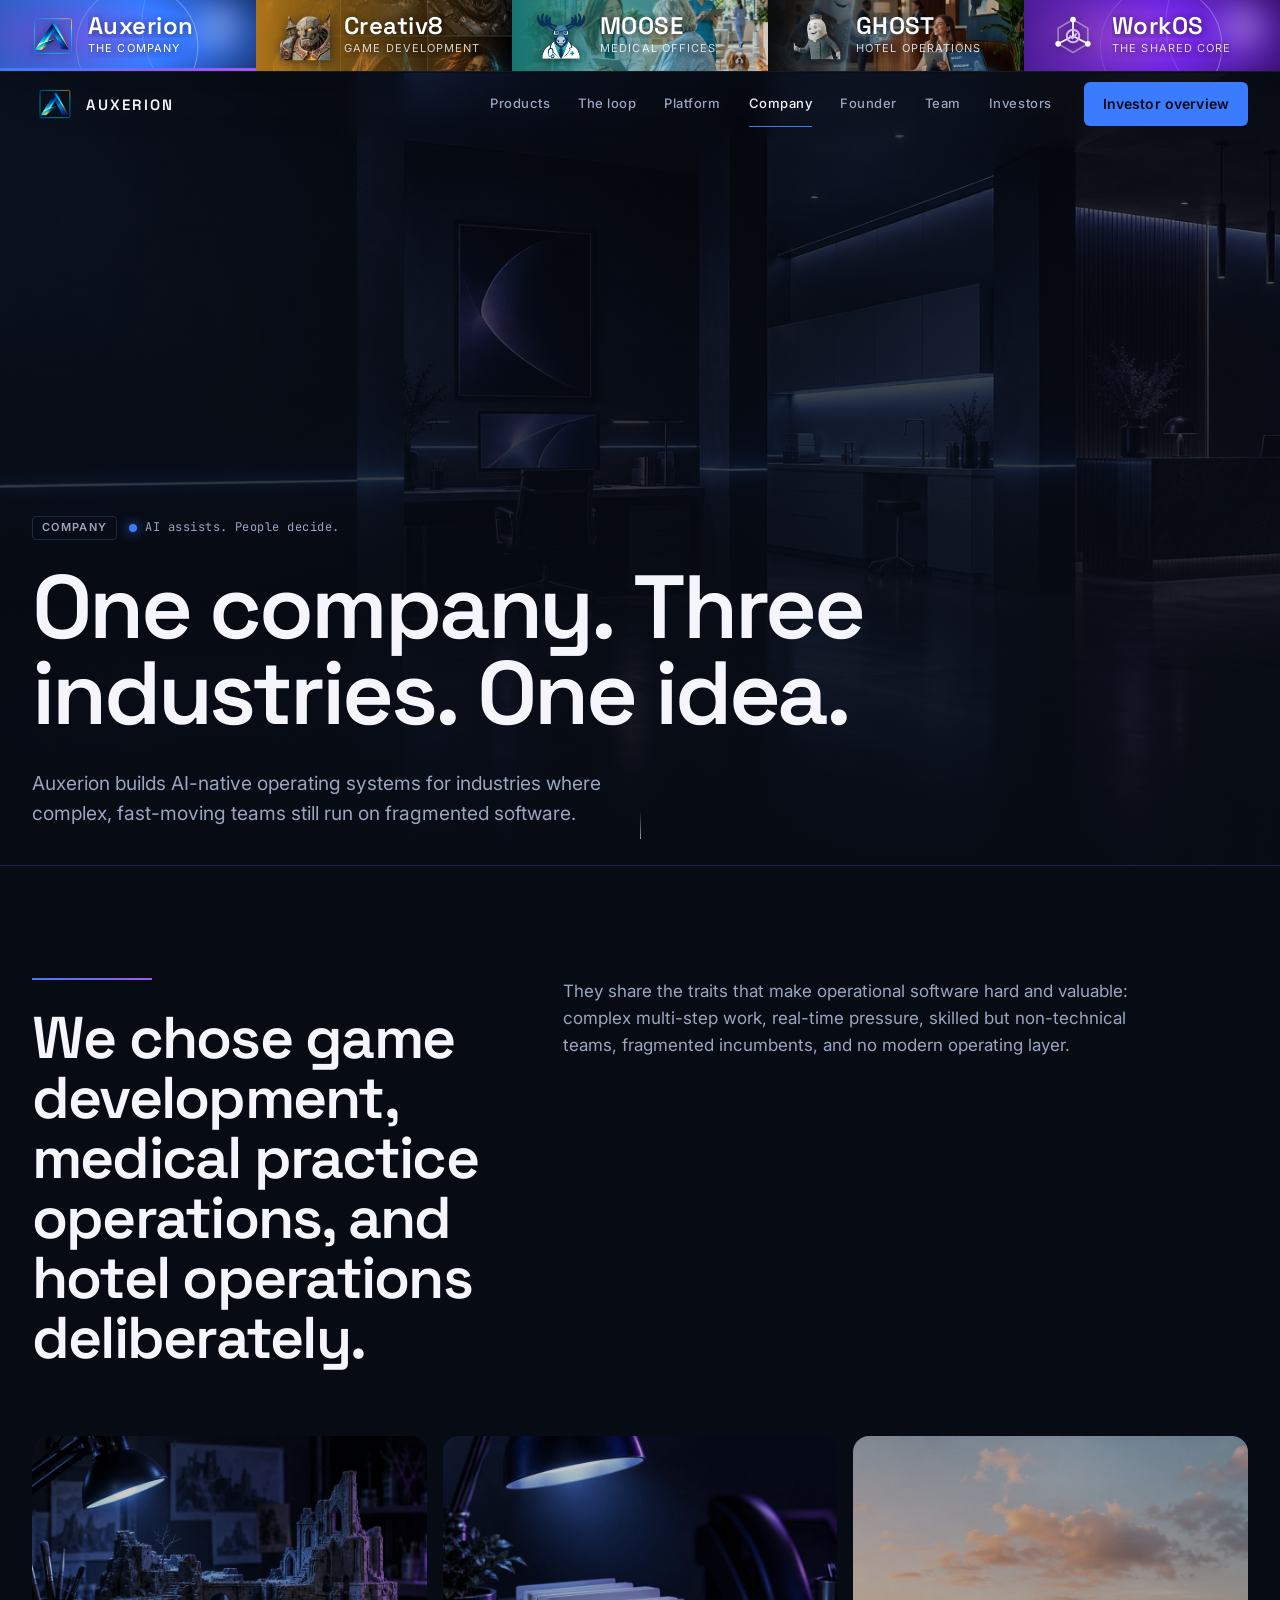
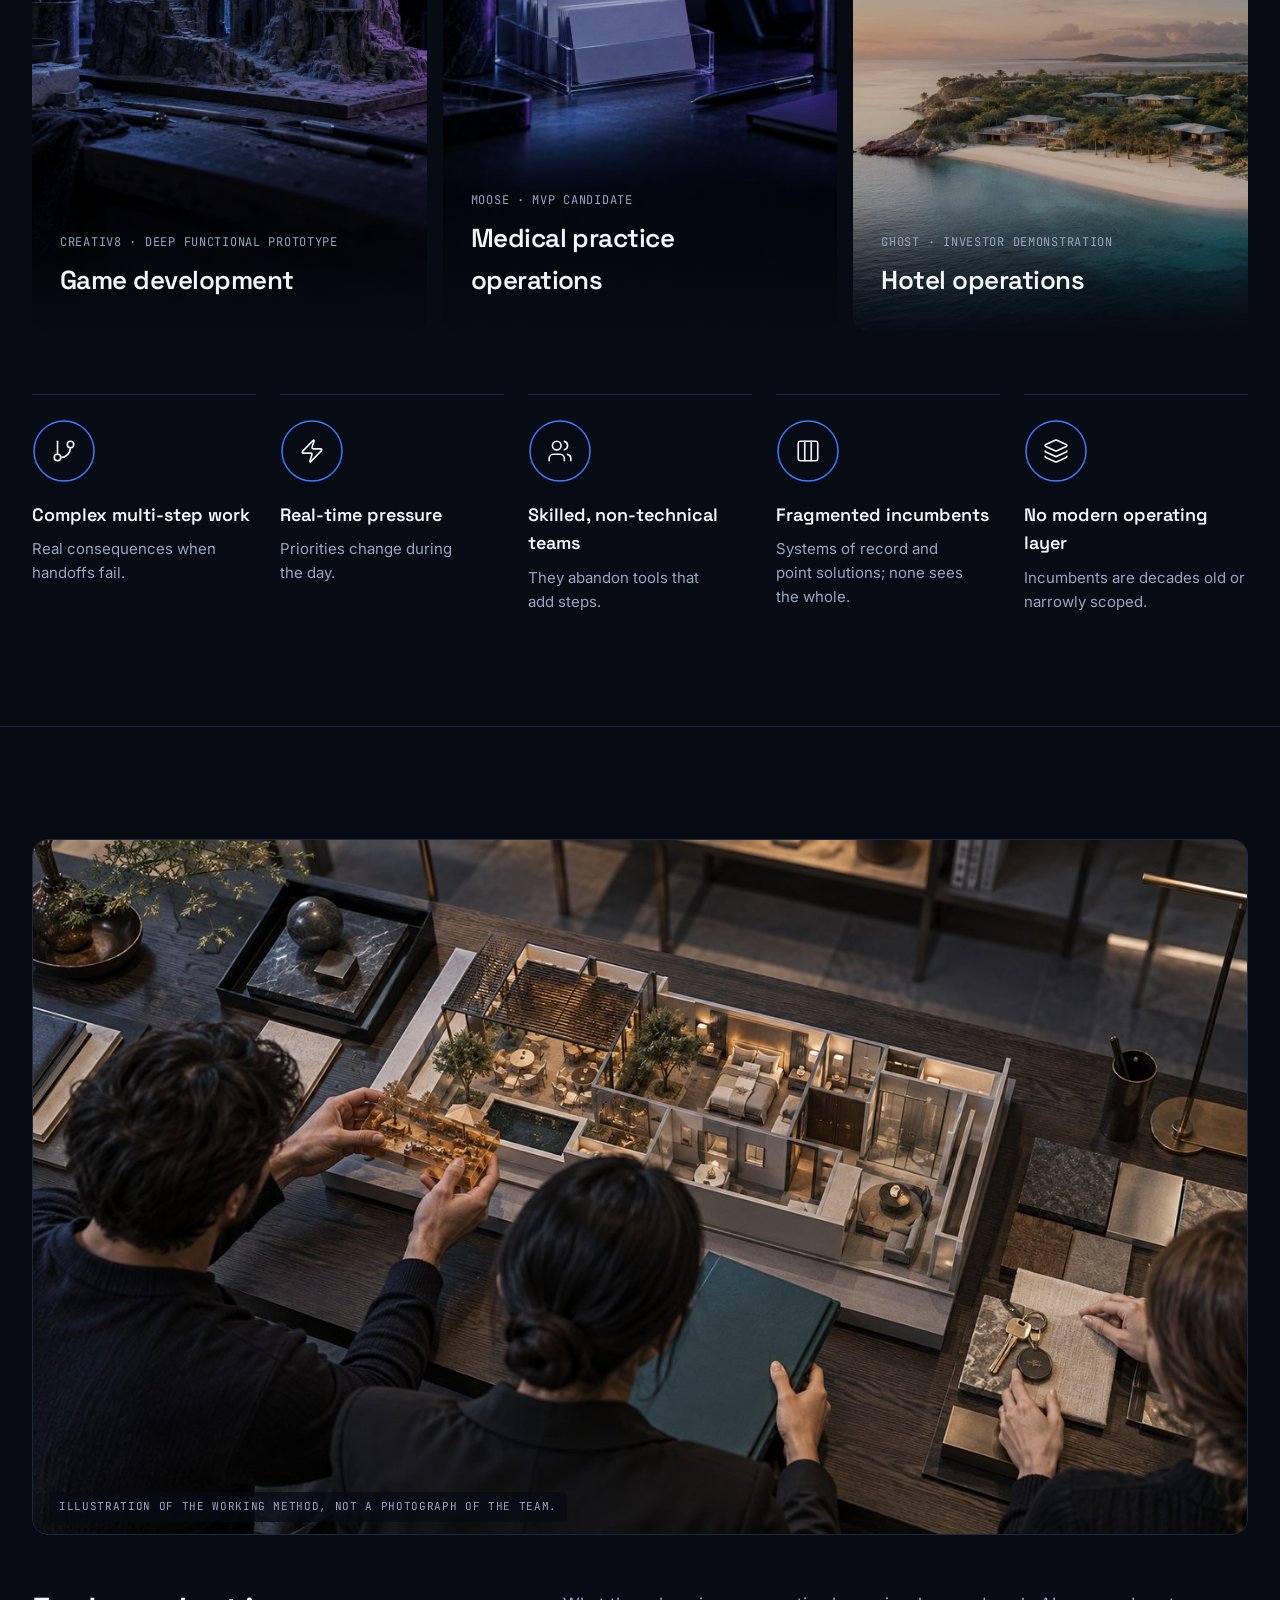
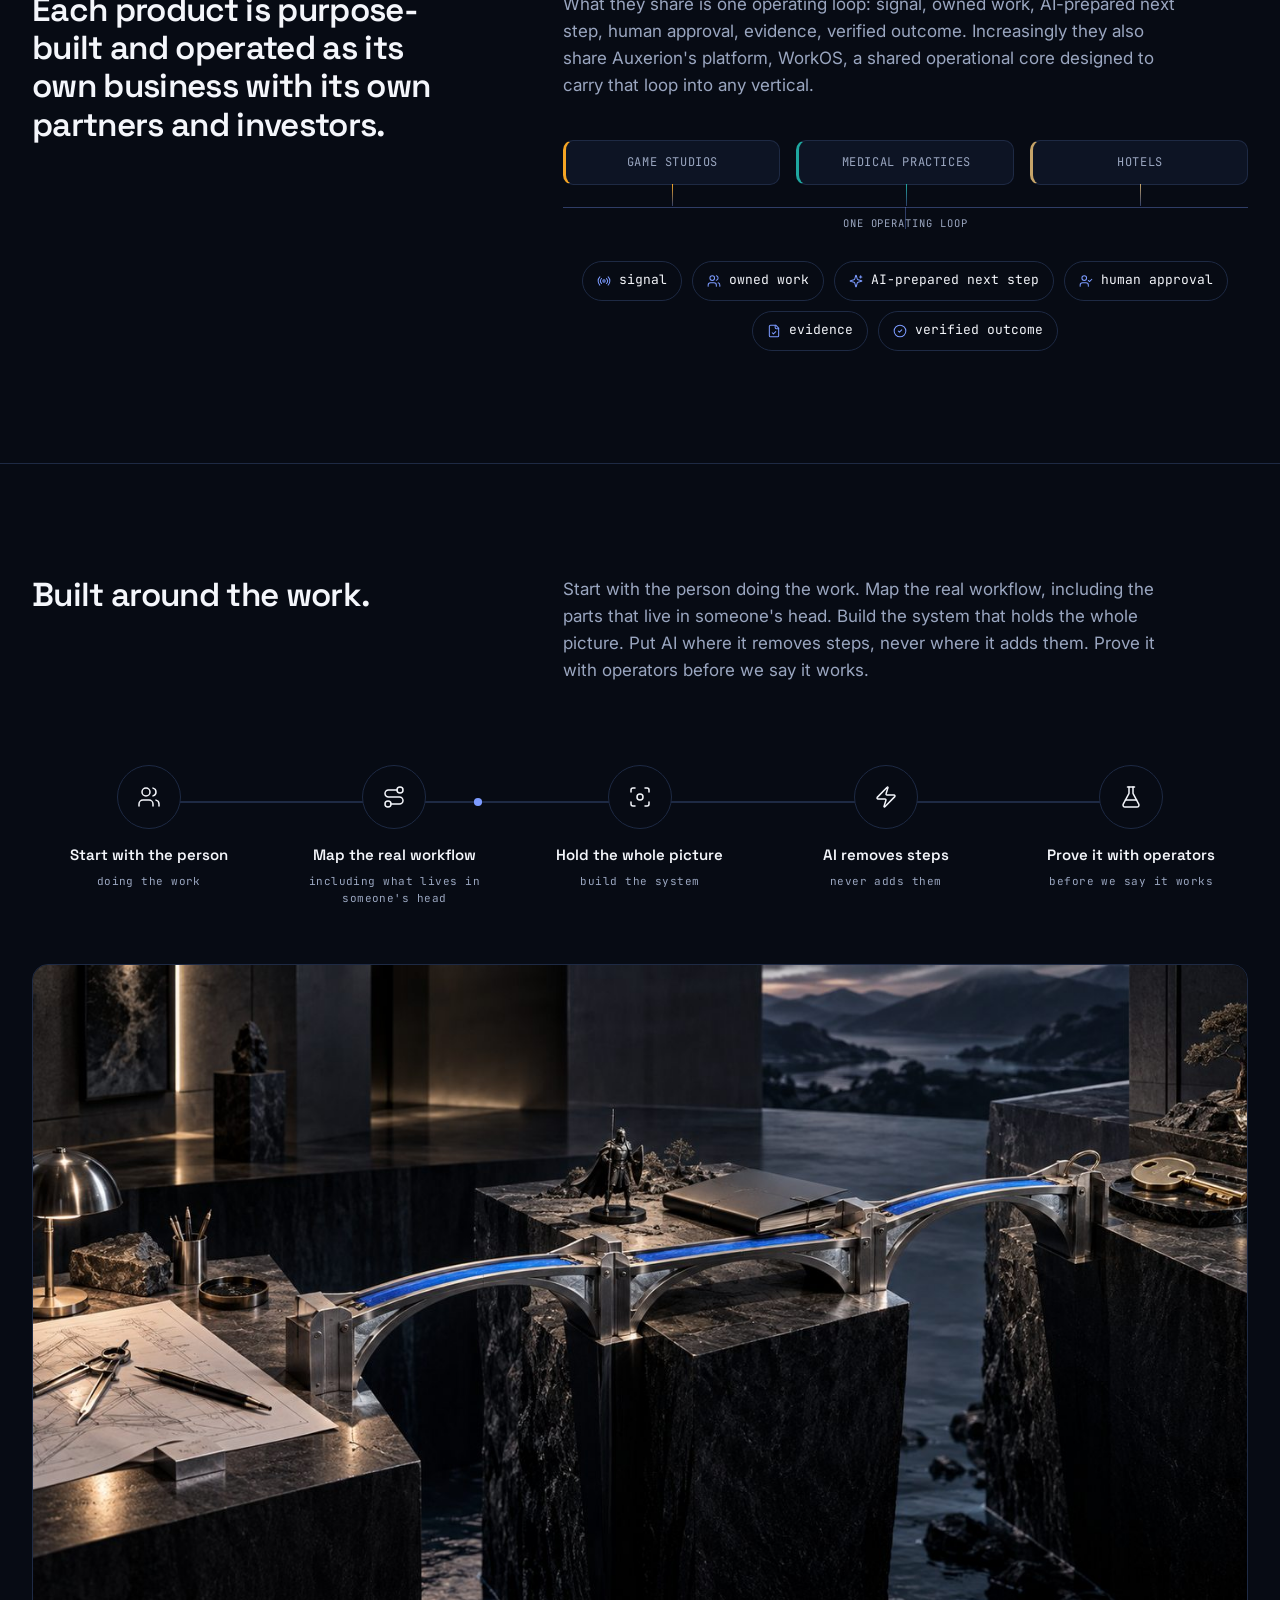
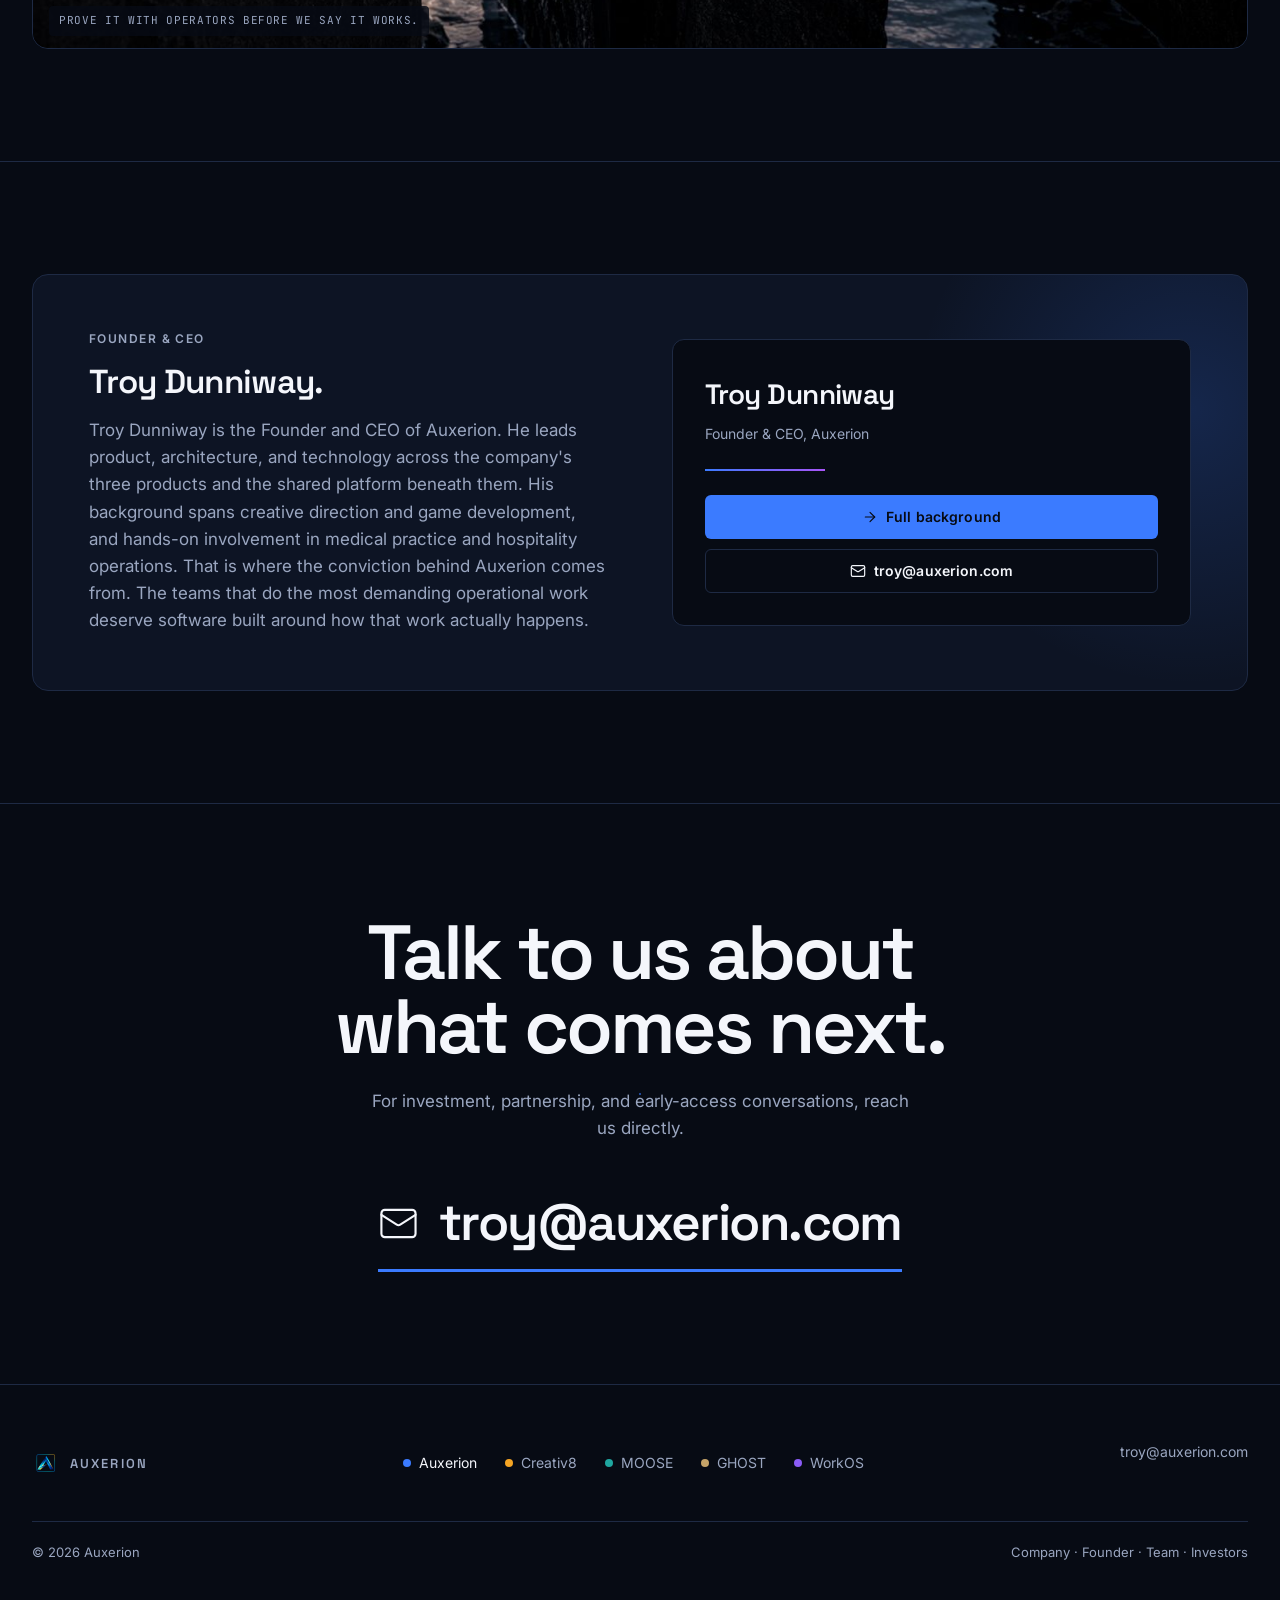
<file: company.html>
<!DOCTYPE html>
<html lang="en"><head><meta charset="utf-8"><meta name="viewport" content="width=device-width,initial-scale=1">
<title>About Auxerion</title>
<meta name="description" content="Auxerion builds AI-native operating systems for industries where complex, fast-moving teams still run on fragmented software.">
<link rel="canonical" href="https://auxerion.com/company">
<meta property="og:type" content="website">
<meta property="og:site_name" content="Auxerion">
<meta property="og:url" content="https://auxerion.com/company">
<meta property="og:title" content="About Auxerion">
<meta property="og:description" content="Auxerion builds AI-native operating systems for industries where complex, fast-moving teams still run on fragmented software.">
<meta property="og:image" content="https://auxerion.com/assets/og/auxerion.jpg">
<meta property="og:image:width" content="1200">
<meta property="og:image:height" content="630">
<meta name="twitter:card" content="summary_large_image">
<meta name="twitter:title" content="About Auxerion">
<meta name="twitter:description" content="Auxerion builds AI-native operating systems for industries where complex, fast-moving teams still run on fragmented software.">
<meta name="twitter:image" content="https://auxerion.com/assets/og/auxerion.jpg">

<link rel="icon" href="/assets/logos/auxerion-mark-2026.png">
<link rel="stylesheet" href="https://fonts.googleapis.com/css2?family=Space+Grotesk:wght@500;600&family=Inter:wght@400;500;600&family=JetBrains+Mono:wght@400&display=swap">
<link rel="stylesheet" href="/family.css"><link rel="stylesheet" href="/cinema.css">
<style>
.hero{min-height:88vh}
.hero .bg::after{content:"";position:absolute;inset:0;background:linear-gradient(180deg,rgba(7,11,20,.5),rgba(7,11,20,.85) 60%,var(--bg))}
.hero .bg img{filter:saturate(.6)}
.hero h1{font-size:clamp(44px,7vw,108px)}
.traits{display:grid;grid-template-columns:repeat(5,minmax(0,1fr));gap:24px;margin-top:64px}
.trait{border-top:1px solid var(--line);padding-top:24px}
.trait b{display:block;font-family:"Space Grotesk",sans-serif;font-weight:600;font-size:18px;margin:18px 0 8px}
.trait p{font-size:15px;color:var(--text2)}
@media(max-width:960px){.traits{grid-template-columns:repeat(2,minmax(0,1fr))}}@media(max-width:560px){.traits{grid-template-columns:1fr}}
.inds{display:grid;grid-template-columns:repeat(3,minmax(0,1fr));gap:16px;margin-top:56px}
.ind{position:relative;aspect-ratio:4/5;border-radius:16px;overflow:hidden}
.ind img{width:100%;height:100%;object-fit:cover;filter:saturate(.7) brightness(.8);transition:transform 1.2s var(--ease)}
.ind:hover img{transform:scale(1.05)}
.ind .t{position:absolute;inset:auto 0 0 0;padding:28px;background:linear-gradient(180deg,transparent,rgba(7,11,20,.95));display:flex;flex-direction:column;gap:8px}
.ind .t b{font-family:"Space Grotesk",sans-serif;font-weight:600;font-size:26px;letter-spacing:-.02em}
.ind .t span{font-family:var(--mono);font-size:12px;color:var(--text2);letter-spacing:.06em;text-transform:uppercase}
@media(max-width:760px){.inds{grid-template-columns:1fr}.ind{aspect-ratio:16/10}}
.loopline{display:flex;flex-wrap:wrap;gap:10px;margin-top:32px}
.loopline span{display:inline-flex;align-items:center;gap:8px;height:40px;padding:0 14px;border:1px solid var(--line);border-radius:999px;font-family:var(--mono);font-size:13px}
.loopline span .ic{width:14px;height:14px;color:#7c9bff}
.founder{display:grid;grid-template-columns:minmax(0,1fr) minmax(0,1fr);gap:64px;align-items:center;padding:56px;border:1px solid var(--line);border-radius:16px;background:var(--bg2);position:relative;overflow:hidden}
.founder::before{content:"";position:absolute;right:-20%;top:-40%;width:600px;height:600px;border-radius:50%;background:radial-gradient(circle,rgba(59,123,255,.18),transparent 65%)}
.founder .card{border:1px solid var(--line);border-radius:12px;padding:32px;background:var(--bg)}
.founder .card b{display:block;font-family:"Space Grotesk",sans-serif;font-weight:600;font-size:28px;letter-spacing:-.02em}
.founder .card span{display:block;font-size:14px;color:var(--text2);margin-top:6px}
@media(max-width:860px){.founder{grid-template-columns:1fr;padding:32px 24px;gap:32px}}

.methodfig{margin:0 0 56px;border-radius:16px;overflow:hidden;border:1px solid var(--line);position:relative}
.methodfig img{width:100%;height:auto;display:block}
.methodfig figcaption{position:absolute;left:16px;bottom:12px;font-family:var(--mono);font-size:11px;letter-spacing:.06em;text-transform:uppercase;color:var(--text2);background:rgba(7,11,20,.72);padding:6px 10px;border-radius:4px}
/* three verticals feeding one loop - the loop itself stays as the live pill row below */
.loopdiag{margin-top:40px;position:relative}
.feeds{display:grid;grid-template-columns:repeat(3,minmax(0,1fr));gap:16px}
.fd{position:relative;justify-self:stretch;text-align:center;padding:12px 10px;border:1px solid var(--line);border-left:3px solid var(--pc);border-radius:10px;background:var(--bg2);font-family:var(--mono);font-size:12px;letter-spacing:.05em;text-transform:uppercase;color:var(--text2)}
.fd::after{content:"";position:absolute;left:50%;bottom:-22px;width:1px;height:22px;background:linear-gradient(180deg,var(--pc),rgba(124,155,255,.35))}
.joint{display:block;height:22px;margin-top:22px;border-top:1px solid rgba(124,155,255,.35);border-radius:0;position:relative}
.joint::after{content:"";position:absolute;left:50%;top:-1px;width:1px;height:22px;background:rgba(124,155,255,.35)}
.loopline{position:relative;justify-content:center}
.loopline::before{content:"one operating loop";position:absolute;left:50%;transform:translateX(-50%);top:-46px;font-family:var(--mono);font-size:10.5px;letter-spacing:.09em;text-transform:uppercase;color:var(--text2)}
@media(max-width:760px){.feeds{grid-template-columns:1fr;gap:8px}.fd::after,.joint{display:none}.loopline::before{display:none}.loopdiag{margin-bottom:8px}}
.band{margin:56px 0 0;border-radius:16px;overflow:hidden;border:1px solid var(--line);position:relative}
.band img{width:100%;height:auto;display:block}
.band figcaption{position:absolute;left:16px;bottom:12px;font-family:var(--mono);font-size:11px;letter-spacing:.06em;text-transform:uppercase;color:var(--text2);background:rgba(7,11,20,.8);padding:6px 10px;border-radius:4px}</style></head>
<body data-brand="aux"><template id="__bundler_thumbnail"><svg xmlns="http://www.w3.org/2000/svg" viewBox="0 0 100 100"><rect width="100" height="100" fill="#070B14"/><text x="50" y="50" text-anchor="middle" dominant-baseline="central" font-family="Space Grotesk,system-ui,sans-serif" font-weight="700" font-size="40" fill="#3B7BFF">A</text></svg></template>
<script src="/familybar.js"></script>
<header class="site-nav"><span class="progress" aria-hidden="true"></span><div class="wrap">
<a class="brand" href="/" aria-label="Auxerion home"><img class="ic-mark" src="/assets/logos/auxerion-mark-2026.png" alt="" width="40" height="40" decoding="async"><span>AUXERION</span></a>
<nav class="links" id="links" aria-label="Primary"><a href="/#products">Products</a><a href="/#loop">The loop</a><a href="/#platform">Platform</a><a href="/company" aria-current="page">Company</a><a href="/founder">Founder</a><a href="/team">Team</a><a href="/investors">Investors</a></nav>
<a class="btn primary nav-cta" href="/investors">Investor overview</a>
<button class="menu-btn" aria-expanded="false" aria-controls="links">Menu</button>
</div></header>
<main>
<section class="hero" data-screen-label="Company hero"><div class="bg" aria-hidden="true"><img class="on" src="/assets/auxerion/company-hero.jpg" alt="" width="1586" height="992" loading="lazy" decoding="async"></div>
<div class="wrap"><div class="copy">
<div class="eyebrow reveal in"><span class="tag">Company</span><span class="live"><i></i>AI assists. People decide.</span></div>
<h1 class="words"><span>One</span> <span>company.</span> <span>Three</span> <span>industries.</span> <span>One</span> <span>idea.</span></h1>
<p class="lede reveal in d3">Auxerion builds AI-native operating systems for industries where complex, fast-moving teams still run on fragmented software.</p>
</div></div><a class="cue" href="#why" aria-label="Scroll"><span></span></a></section>

<section class="block" id="why" data-screen-label="Why these industries"><div class="wrap">
<div class="hd"><div class="reveal"><div class="signal draw" style="margin-bottom:28px"></div><h2 class="statement sm">We chose game development, medical practice operations, and hotel operations deliberately.</h2></div><p class="lede reveal d1">They share the traits that make operational software hard and valuable: complex multi-step work, real-time pressure, skilled but non-technical teams, fragmented incumbents, and no modern operating layer.</p></div>
<div class="inds">
<a class="ind reveal" href="/creativ8"><img src="/assets/auxerion/ind-games.jpg" alt="A hand-built environment maquette under a task lamp" width="880" height="1100" loading="lazy" decoding="async"><div class="t"><span>Creativ8 · Deep functional prototype</span><b>Game development</b></div></a>
<a class="ind reveal d1" href="/moose"><img src="/assets/auxerion/ind-medical.jpg" alt="Physical scheduling cards arranged on a counter" width="880" height="1100" loading="lazy" decoding="async"><div class="t"><span>MOOSE · MVP candidate</span><b>Medical practice operations</b></div></a>
<a class="ind reveal d2" href="/ghost"><img src="/assets/ghost-web/hero-aerial.jpg" alt=""><div class="t"><span>GHOST · Investor demonstration</span><b>Hotel operations</b></div></a>
</div>
<div class="traits">
<div class="trait reveal"><span class="oring"><svg viewBox="0 0 64 64"><circle cx="32" cy="32" r="30"/></svg><svg class="ic"><use href="#i-branch"/></svg></span><b>Complex multi-step work</b><p>Real consequences when handoffs fail.</p></div>
<div class="trait reveal d1"><span class="oring"><svg viewBox="0 0 64 64"><circle cx="32" cy="32" r="30"/></svg><svg class="ic"><use href="#i-zap"/></svg></span><b>Real-time pressure</b><p>Priorities change during the day.</p></div>
<div class="trait reveal d2"><span class="oring"><svg viewBox="0 0 64 64"><circle cx="32" cy="32" r="30"/></svg><svg class="ic"><use href="#i-users"/></svg></span><b>Skilled, non-technical teams</b><p>They abandon tools that add steps.</p></div>
<div class="trait reveal d3"><span class="oring"><svg viewBox="0 0 64 64"><circle cx="32" cy="32" r="30"/></svg><svg class="ic"><use href="#i-board"/></svg></span><b>Fragmented incumbents</b><p>Systems of record and point solutions; none sees the whole.</p></div>
<div class="trait reveal d4"><span class="oring"><svg viewBox="0 0 64 64"><circle cx="32" cy="32" r="30"/></svg><svg class="ic"><use href="#i-layers"/></svg></span><b>No modern operating layer</b><p>Incumbents are decades old or narrowly scoped.</p></div>
</div>
</div></section>

<section class="block" id="shared" data-screen-label="What they share"><div class="wrap"><figure class="methodfig reveal"><img src="/assets/auxerion/v2/operator-workshop.jpg" alt="A working session around one shared model, illustrative" width="1400" height="800" loading="lazy" decoding="async"><figcaption>Illustration of the working method, not a photograph of the team.</figcaption></figure></div><div class="wrap hd">
<div class="reveal"><h2>Each product is purpose-built and operated as its own business with its own partners and investors.</h2></div>
<div class="reveal d1"><p class="lede">What they share is one operating loop: signal, owned work, AI-prepared next step, human approval, evidence, verified outcome. Increasingly they also share Auxerion's platform, WorkOS, a shared operational core designed to carry that loop into any vertical.</p>
<div class="loopdiag" role="img" aria-label="Three product verticals feed one shared operating loop: signal, owned work, AI-prepared next step, human approval, evidence, verified outcome"><div class="feeds"><span class="fd" style="--pc:var(--c8)">game studios</span><span class="fd" style="--pc:var(--mo)">medical practices</span><span class="fd" style="--pc:var(--ha-on-dark)">hotels</span></div><span class="joint" aria-hidden="true"></span></div>
<div class="loopline"><span><svg class="ic"><use href="#i-radio"/></svg>signal</span><span><svg class="ic"><use href="#i-users"/></svg>owned work</span><span><svg class="ic"><use href="#i-sparkles"/></svg>AI-prepared next step</span><span><svg class="ic"><use href="#i-usercheck"/></svg>human approval</span><span><svg class="ic"><use href="#i-filecheck"/></svg>evidence</span><span><svg class="ic"><use href="#i-check"/></svg>verified outcome</span></div></div>
</div></section>

<section class="block" id="approach" data-screen-label="Approach"><div class="wrap">
<div class="hd"><div class="reveal"><h2>Built around the work.</h2></div><p class="lede reveal d1">Start with the person doing the work. Map the real workflow, including the parts that live in someone's head. Build the system that holds the whole picture. Put AI where it removes steps, never where it adds them. Prove it with operators before we say it works.</p></div>
<div class="pipe reveal" style="--n:5" aria-hidden="true"><svg class="wire" viewBox="0 0 1000 10" preserveAspectRatio="none"><defs><path id="wp" d="M0 5H1000"/></defs><path d="M0 5H1000" class="base"/><circle r="4" fill="#7c9bff"><animateMotion dur="6s" repeatCount="indefinite"><mpath href="#wp"/></animateMotion></circle></svg>
<div class="st" style="--d:0s"><span class="ring"><svg class="ic"><use href="#i-users"/></svg></span><b>Start with the person</b><small>doing the work</small></div>
<div class="st" style="--d:1.2s"><span class="ring"><svg class="ic"><use href="#i-route"/></svg></span><b>Map the real workflow</b><small>including what lives in someone's head</small></div>
<div class="st" style="--d:2.4s"><span class="ring"><svg class="ic"><use href="#i-scan"/></svg></span><b>Hold the whole picture</b><small>build the system</small></div>
<div class="st" style="--d:3.6s"><span class="ring"><svg class="ic"><use href="#i-zap"/></svg></span><b>AI removes steps</b><small>never adds them</small></div>
<div class="st" style="--d:4.8s"><span class="ring"><svg class="ic"><use href="#i-flask"/></svg></span><b>Prove it with operators</b><small>before we say it works</small></div>
</div><figure class="band reveal"><img src="/assets/auxerion/v2/evidence-bridge.jpg" alt="A precise span bridging two blocks on a workbench, drawn and then built" width="1400" height="788" loading="lazy" decoding="async"><figcaption>Prove it with operators before we say it works.</figcaption></figure>
</div></section>

<section class="block" id="founder" data-screen-label="Founder"><div class="wrap"><div class="founder reveal">
<div><span class="label" style="display:block;margin-bottom:16px">Founder &amp; CEO</span><h2 style="margin-bottom:16px">Troy Dunniway.</h2><p class="lede">Troy Dunniway is the Founder and CEO of Auxerion. He leads product, architecture, and technology across the company's three products and the shared platform beneath them. His background spans creative direction and game development, and hands-on involvement in medical practice and hospitality operations. That is where the conviction behind Auxerion comes from. The teams that do the most demanding operational work deserve software built around how that work actually happens.</p></div>
<div class="card"><b>Troy Dunniway</b><span>Founder &amp; CEO, Auxerion</span><div class="signal" style="margin:24px 0"></div><a class="btn primary" href="/founder"><svg class="ic"><use href="#i-arrow"/></svg>Full background</a><a class="btn secondary" href="mailto:troy@auxerion.com" style="margin-top:10px"><svg class="ic"><use href="#i-mail"/></svg>troy@auxerion.com</a></div>
</div></div></section>

<section class="block contact" id="contact" data-screen-label="Contact"><div class="halo" aria-hidden="true"><i></i><i></i><i></i></div><div class="wrap">
<h2 class="reveal">Talk to us about<br>what comes next.</h2>
<p class="lede reveal d1">For investment, partnership, and early-access conversations, reach us directly.</p>
<a class="big reveal d2" href="mailto:troy@auxerion.com"><svg class="ic"><use href="#i-mail"/></svg>troy@auxerion.com</a>
</div></section>
</main>
<footer><div class="wrap"><div class="top">
<a class="brand" href="/" aria-label="Auxerion"><img class="ic-mark" src="/assets/logos/auxerion-mark-2026.png" alt="" width="24" height="24" decoding="async"><span style="font-size:13px">AUXERION</span></a>
<nav class="family" aria-label="Auxerion family"><a href="/" aria-current="true"><span class="dot" style="background:var(--ax)"></span>Auxerion</a><a href="/creativ8"><span class="dot" style="background:var(--c8)"></span>Creativ8</a><a href="/moose"><span class="dot" style="background:var(--mo)"></span>MOOSE</a><a href="/ghost"><span class="dot" style="background:var(--ha)"></span>GHOST</a><a href="/workos"><span class="dot" style="background:var(--wo)"></span>WorkOS</a></nav>
<div><a href="mailto:troy@auxerion.com">troy@auxerion.com</a></div></div>
<div class="bottom"><span>© 2026 Auxerion</span><span><a href="/company">Company</a> · <a href="/founder">Founder</a> · <a href="/team">Team</a> · <a href="/investors">Investors</a></span></div></div></footer>
<script src="/icons.js"></script><script src="/family.js"></script><script src="/cinema.js"></script>
</body></html>
</file>
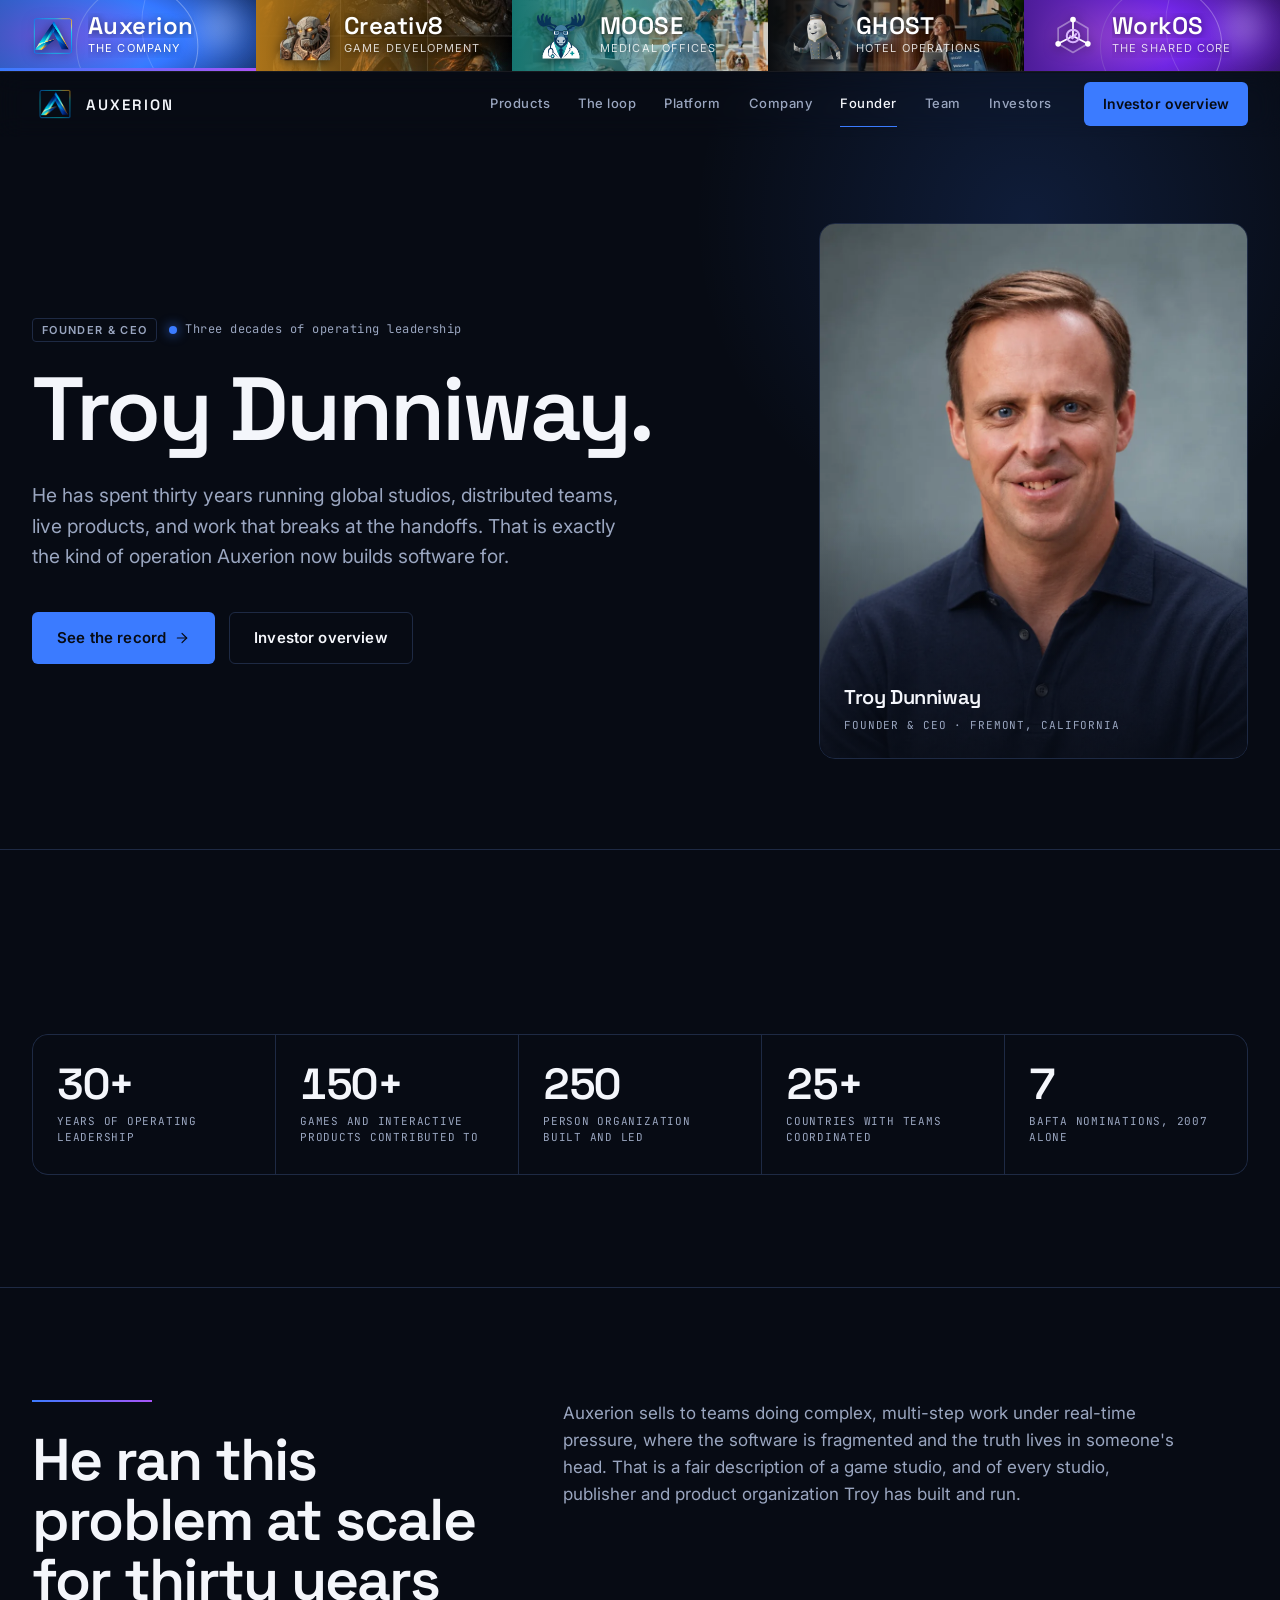
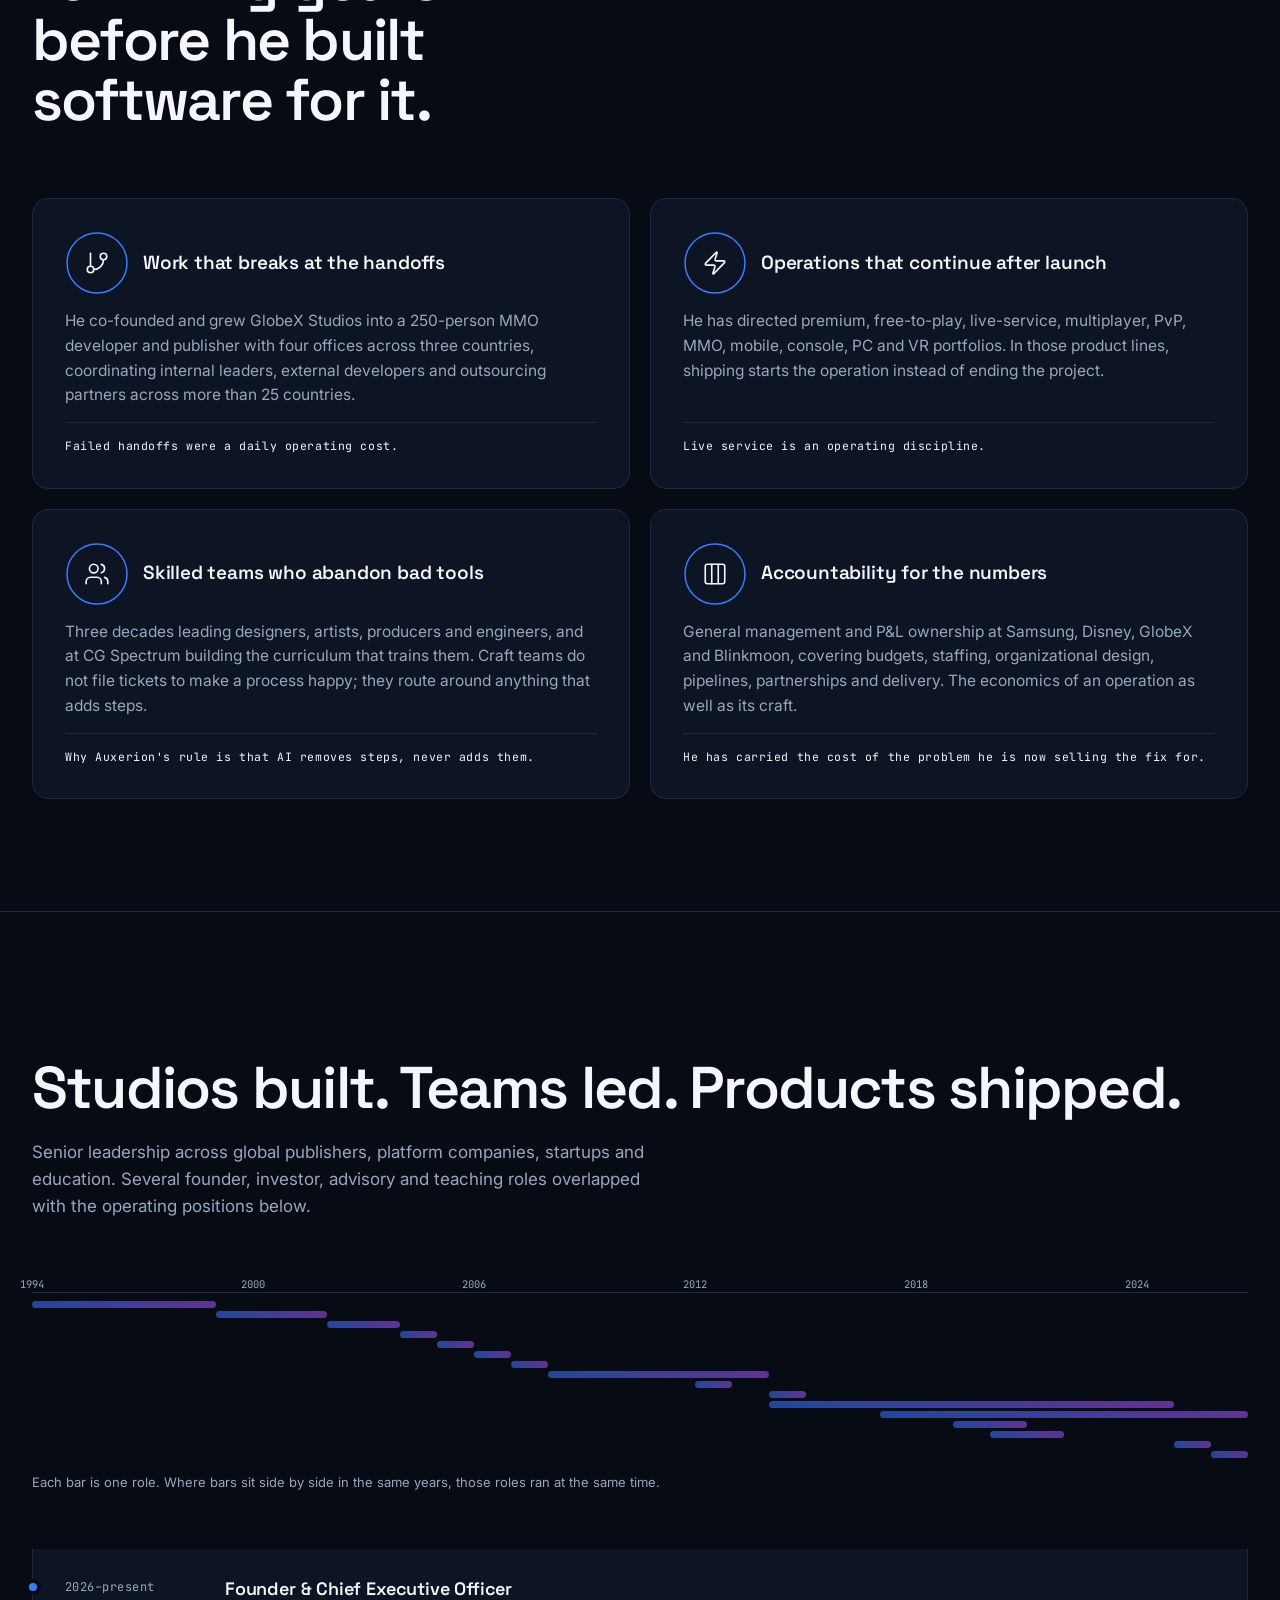
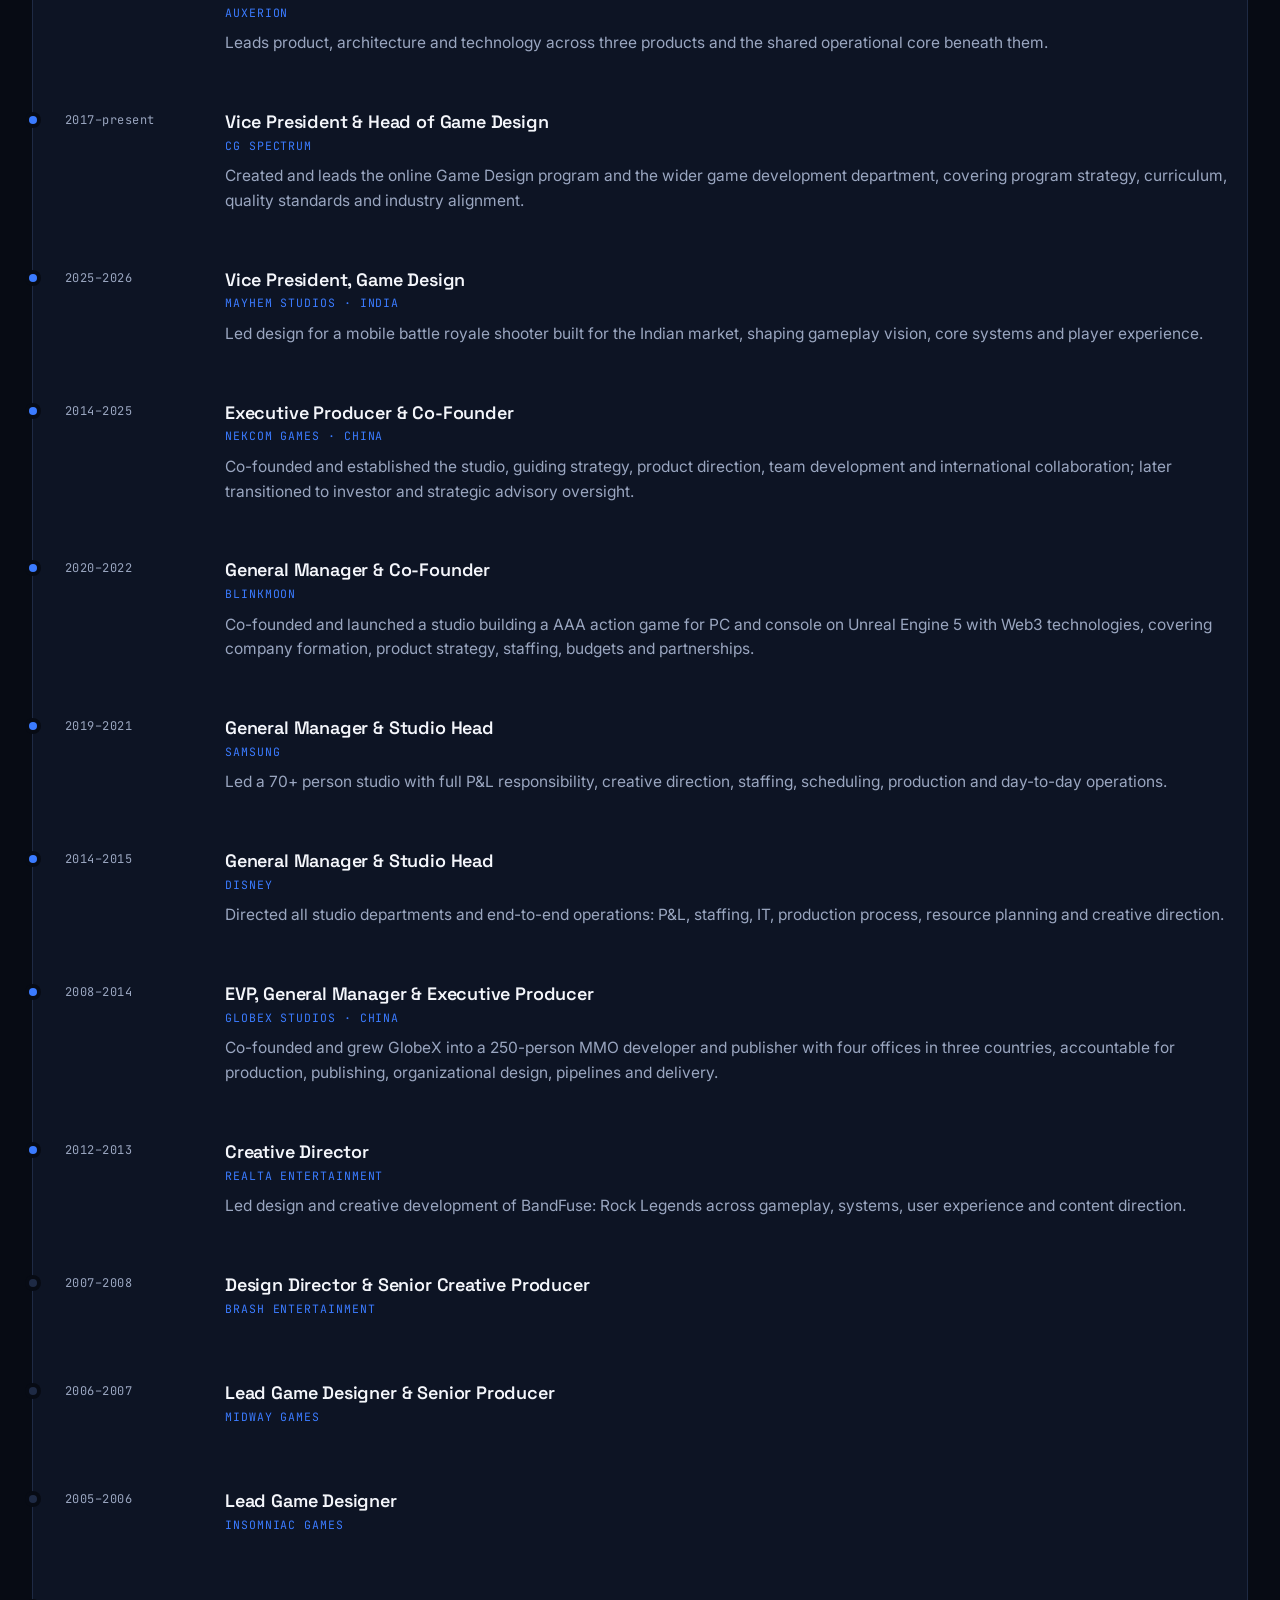
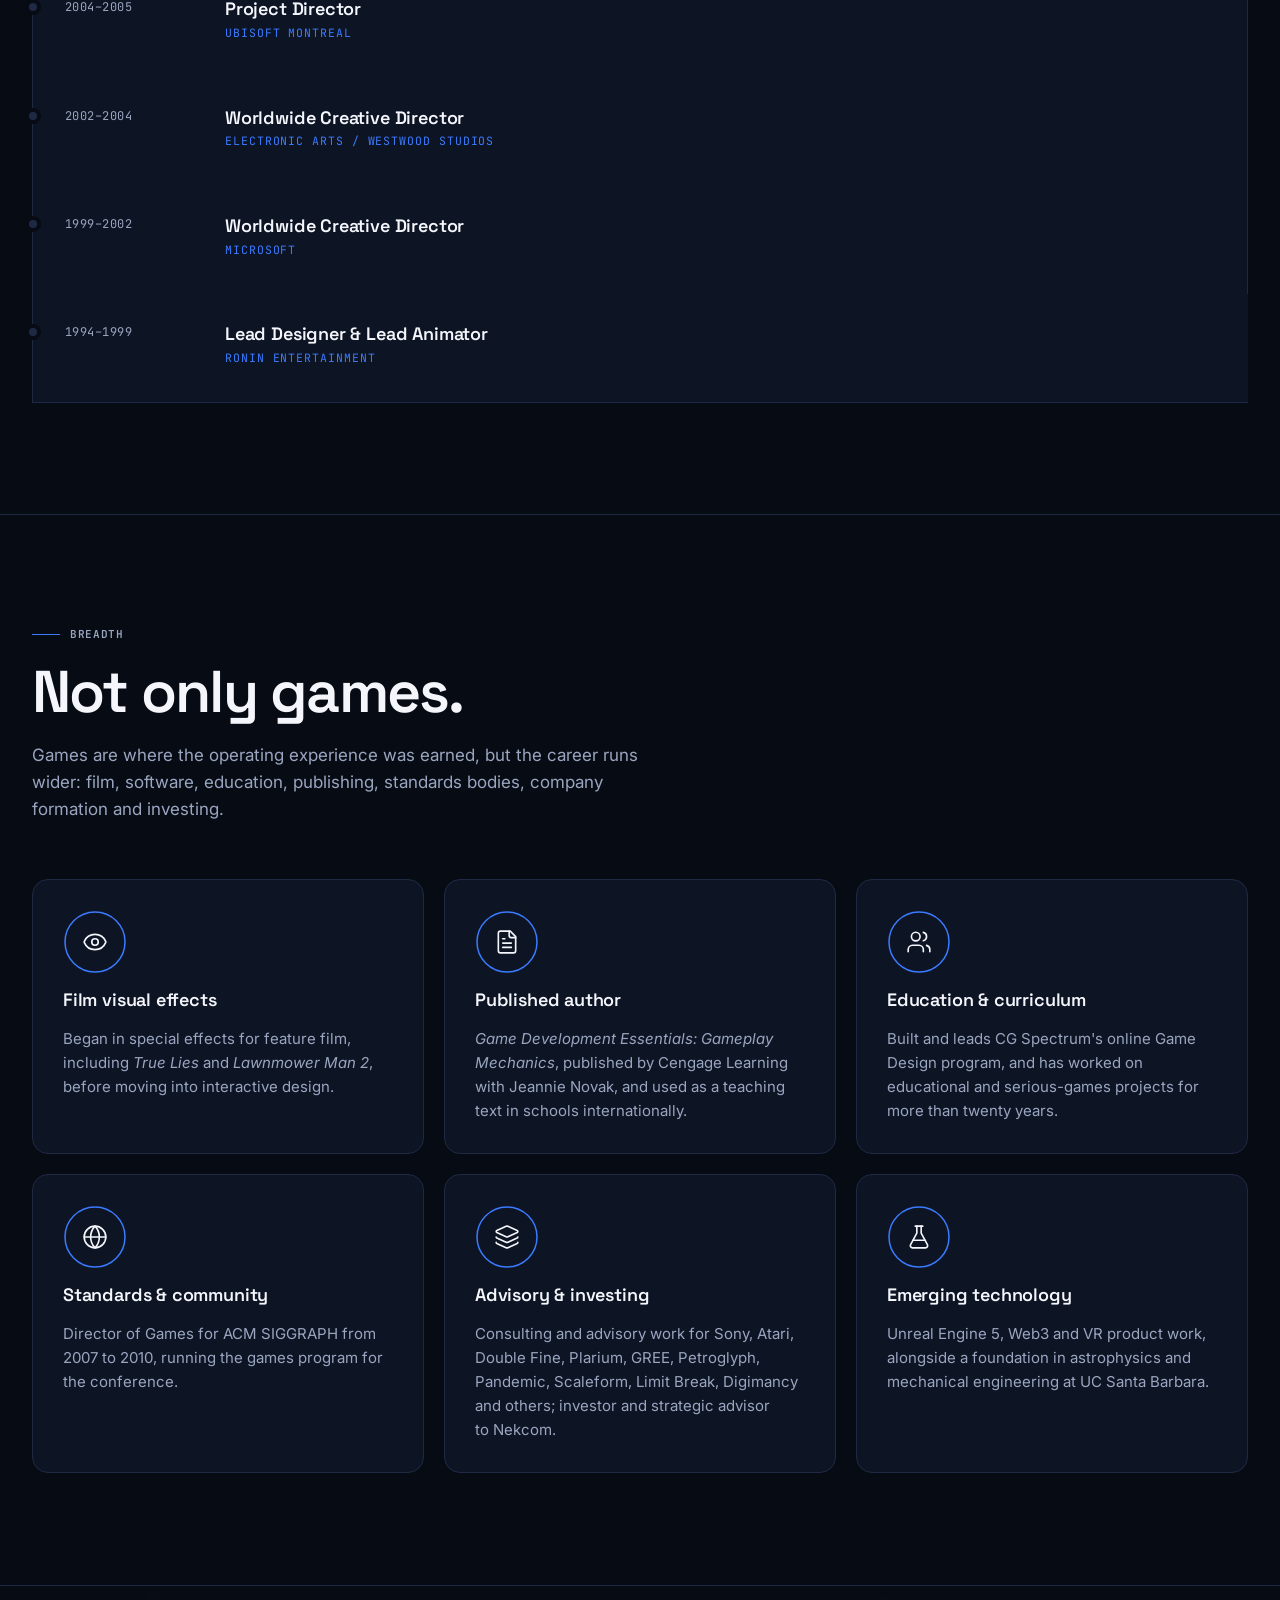
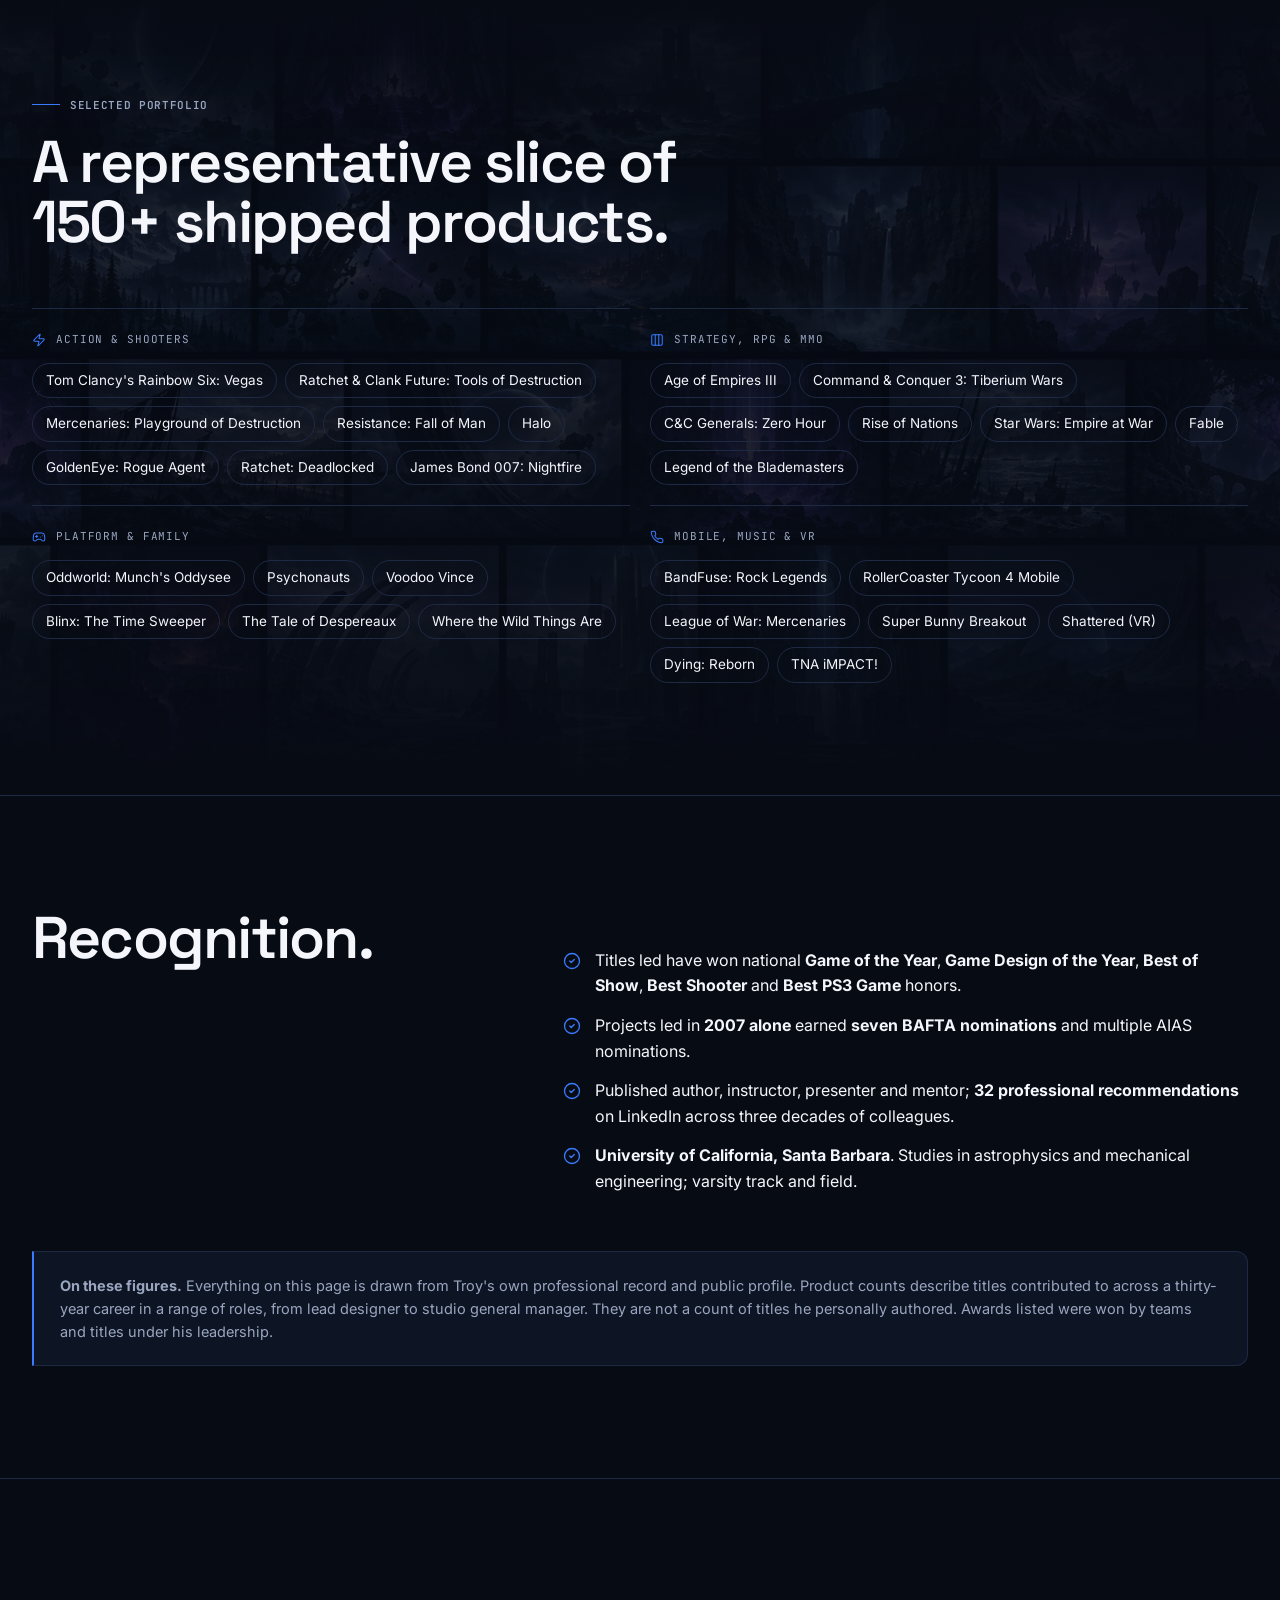
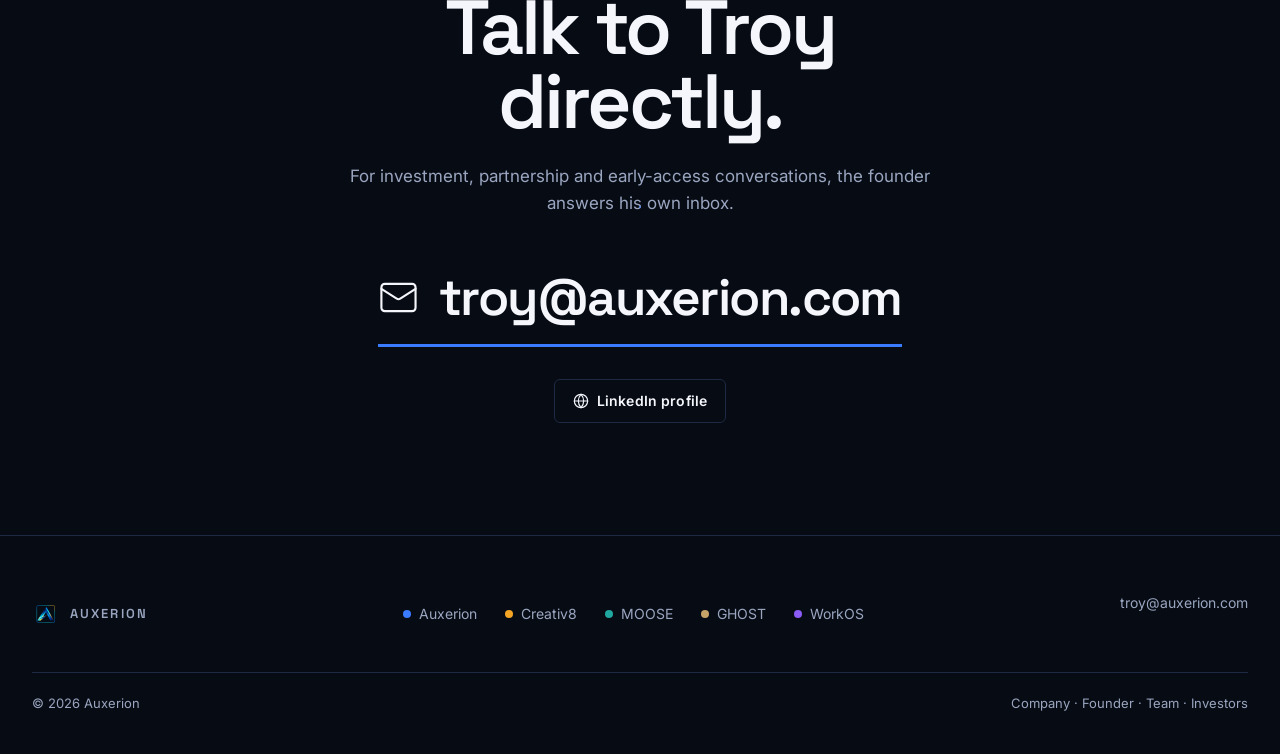
<file: founder.html>
<!DOCTYPE html>
<html lang="en"><head><meta charset="utf-8"><meta name="viewport" content="width=device-width,initial-scale=1">
<title>Troy Dunniway, Founder &amp; CEO of Auxerion</title>
<meta name="description" content="Troy Dunniway is the Founder and CEO of Auxerion. Three decades of operating leadership across Microsoft, EA, Ubisoft, Disney, Samsung and Insomniac. 150+ shipped products, organizations built to 250 people, teams coordinated across 25 countries.">
<link rel="canonical" href="https://auxerion.com/founder">
<meta property="og:type" content="profile">
<meta property="og:site_name" content="Auxerion">
<meta property="og:url" content="https://auxerion.com/founder">
<meta property="og:title" content="Troy Dunniway, Founder &amp; CEO of Auxerion">
<meta property="og:description" content="Three decades of operating leadership across Microsoft, EA, Ubisoft, Disney, Samsung and Insomniac. 150+ shipped products, organizations built to 250 people, teams coordinated across 25 countries.">
<meta property="og:image" content="https://auxerion.com/assets/og/founder.jpg">
<meta property="og:image:width" content="1200">
<meta property="og:image:height" content="630">
<meta name="twitter:card" content="summary_large_image">
<meta name="twitter:title" content="Troy Dunniway, Founder &amp; CEO of Auxerion">
<meta name="twitter:description" content="Three decades of operating leadership across Microsoft, EA, Ubisoft, Disney, Samsung and Insomniac. 150+ shipped products, organizations built to 250 people.">
<meta name="twitter:image" content="https://auxerion.com/assets/og/founder.jpg">

<link rel="icon" href="/assets/logos/auxerion-mark-2026.png">
<link rel="stylesheet" href="https://fonts.googleapis.com/css2?family=Space+Grotesk:wght@500;600&family=Inter:wght@400;500;600&family=JetBrains+Mono:wght@400&display=swap">
<link rel="stylesheet" href="/family.css"><link rel="stylesheet" href="/cinema.css">
<style>
/* hero is deliberately not 100vh - a bio page should show its first section, not fill the screen */
.hero{min-height:auto;padding-block:150px 90px;justify-content:flex-start}
.hero .wrap{padding-bottom:0}
.hero .fold{display:grid;grid-template-columns:minmax(0,1.25fr) minmax(0,.75fr);gap:72px;align-items:center}
.hero .copy{max-width:none;padding-top:0}
.hero h1{font-size:clamp(46px,7vw,104px);margin:20px 0 28px}
.hero .lede{max-width:32em}
.portrait{position:relative;border-radius:16px;overflow:hidden;border:1px solid var(--line);background:var(--bg2);aspect-ratio:4/5}
.portrait img{width:100%;height:100%;object-fit:cover;display:block}
.portrait::after{content:"";position:absolute;inset:0;background:linear-gradient(180deg,transparent 55%,rgba(7,11,20,.72));pointer-events:none}
.portrait .plate{position:absolute;inset:auto 0 0 0;padding:24px;display:flex;flex-direction:column;gap:4px;z-index:1}
.portrait .plate b{font-family:"Space Grotesk",sans-serif;font-weight:600;font-size:20px;letter-spacing:-.02em}
.portrait .plate span{font-family:var(--mono);font-size:11px;letter-spacing:.08em;text-transform:uppercase;color:var(--text2)}
.hero .orb{position:absolute;right:-10%;top:-30%;width:760px;height:760px;border-radius:50%;background:radial-gradient(circle,rgba(59,123,255,.16),transparent 62%);pointer-events:none;z-index:-1}
@media(max-width:960px){.hero{padding-block:120px 64px}.hero .fold{grid-template-columns:1fr;gap:40px}.portrait{max-width:380px}}

/* measured figures, not decoration - each one is checkable against the record below */
.statband{display:grid;grid-template-columns:repeat(5,minmax(0,1fr));gap:1px;background:var(--line);border:1px solid var(--line);border-radius:16px;overflow:hidden;margin-top:72px}
.statband div{background:var(--bg);padding:28px 24px;display:flex;flex-direction:column;gap:6px}
.statband b{font-family:"Space Grotesk",sans-serif;font-weight:600;font-size:clamp(30px,3.4vw,44px);letter-spacing:-.03em;line-height:1;font-variant-numeric:tabular-nums}
.statband span{font-family:var(--mono);font-size:11px;letter-spacing:.07em;text-transform:uppercase;color:var(--text2);line-height:1.5}
@media(max-width:960px){.statband{grid-template-columns:repeat(2,minmax(0,1fr))}}
@media(max-width:480px){.statband{grid-template-columns:1fr}}

/* the argument: his record mapped onto the problem Auxerion sells against */
.maps{display:grid;grid-template-columns:repeat(2,minmax(0,1fr));gap:20px;margin-top:56px}
.map{border:1px solid var(--line);border-radius:16px;padding:32px;background:var(--bg2);display:flex;flex-direction:column;gap:14px}
.map .hdr{display:flex;align-items:center;gap:14px}
.map .hdr b{font-family:"Space Grotesk",sans-serif;font-weight:600;font-size:19px;letter-spacing:-.01em}
.map p{font-size:15.5px;color:var(--text2)}
.map .ev{font-family:var(--mono);font-size:11.5px;letter-spacing:.05em;color:var(--text);border-top:1px solid var(--line);padding-top:14px;margin-top:auto}
@media(max-width:860px){.maps{grid-template-columns:1fr}}

/* career record */
.rail{margin-top:56px;border-left:1px solid var(--line);padding-left:0}
.role{position:relative;display:grid;grid-template-columns:132px minmax(0,1fr);gap:28px;padding:26px 0 26px 32px;border-bottom:1px solid var(--line)}
.role::before{content:"";position:absolute;left:-4.5px;top:34px;width:8px;height:8px;border-radius:50%;background:var(--accent);box-shadow:0 0 0 4px var(--bg)}
.role.dim::before{background:var(--line);box-shadow:0 0 0 4px var(--bg)}
.role .yr{font-family:var(--mono);font-size:12px;color:var(--text2);letter-spacing:.04em;padding-top:3px}
.role b{font-family:"Space Grotesk",sans-serif;font-weight:600;font-size:18px;letter-spacing:-.01em;display:block}
.role .co{font-family:var(--mono);font-size:11.5px;letter-spacing:.08em;text-transform:uppercase;color:var(--accent);display:block;margin-bottom:9px}
.role p{font-size:15.5px;color:var(--text2)}
@media(max-width:700px){.role{grid-template-columns:1fr;gap:8px;padding-left:24px}}

/* breadth beyond games */
.breadth{display:grid;grid-template-columns:repeat(3,minmax(0,1fr));gap:20px;margin-top:56px}
.bx{border:1px solid var(--line);border-radius:16px;padding:30px;display:flex;flex-direction:column;gap:12px;background:var(--bg2)}
.bx b{font-family:"Space Grotesk",sans-serif;font-weight:600;font-size:18px;letter-spacing:-.01em}
.bx p{font-size:15px;color:var(--text2)}
@media(max-width:960px){.breadth{grid-template-columns:repeat(2,minmax(0,1fr))}}
@media(max-width:620px){.breadth{grid-template-columns:1fr}}

/* portfolio */
.creds{display:grid;grid-template-columns:repeat(2,minmax(0,1fr));gap:20px;margin-top:48px}
.cred{border-top:1px solid var(--line);padding-top:22px}
.cred .k{display:flex;align-items:center;gap:10px;font-family:var(--mono);font-size:11px;letter-spacing:.08em;text-transform:uppercase;color:var(--text2);margin-bottom:14px}
.cred .k .ic{width:14px;height:14px;color:var(--accent)}
.cred ul{margin:0;padding:0;list-style:none;display:flex;flex-wrap:wrap;gap:8px}
.cred li{font-size:13.5px;border:1px solid var(--line);border-radius:999px;padding:6px 13px;color:var(--text)}
@media(max-width:760px){.creds{grid-template-columns:1fr}}

.awards{display:flex;flex-direction:column;gap:14px;margin-top:40px}
.aw{display:flex;gap:14px;align-items:flex-start;font-size:16px}
.aw .ic{color:var(--accent);margin-top:4px}
.srcnote{margin-top:56px;border:1px solid var(--line);border-left:2px solid var(--accent);border-radius:0 12px 12px 0;padding:22px 26px;background:var(--bg2)}
.srcnote p{font-size:14.5px;color:var(--text2)}
.titlewall{position:relative;overflow:hidden}
.titlewall .wrap{position:relative;z-index:1}
.twbg{position:absolute;inset:0;pointer-events:none}
.twbg img{width:100%;height:100%;object-fit:cover;opacity:.32}
.twbg::after{content:"";position:absolute;inset:0;background:linear-gradient(180deg,var(--bg),rgba(7,11,20,.55) 30%,rgba(7,11,20,.7) 70%,var(--bg))}
/* career timeline - makes the overlap the copy claims actually visible */
.tline{margin:40px 0 48px;position:relative}
.tticks{position:relative;height:16px;font-family:var(--mono);font-size:10.5px;color:var(--text2)}
.tticks span{position:absolute;left:var(--l);transform:translateX(-50%)}
.tbars{position:relative;display:flex;flex-direction:column;gap:3px;padding-top:8px;border-top:1px solid var(--line)}
.tb{position:relative;display:block;height:7px;margin-left:var(--l);width:var(--w);border-radius:999px;background:linear-gradient(90deg,#3B7BFF,#A855F7);opacity:.55;transition:opacity .25s}
.tb:hover{opacity:1}
.tnote{margin-top:14px;font-size:13px;color:var(--text2)}
@media(max-width:620px){.tline{display:none}}
</style>
<noscript><style>.reveal{opacity:1!important;transform:none!important}</style></noscript>
</head>
<body data-brand="aux"><template id="__bundler_thumbnail"><svg xmlns="http://www.w3.org/2000/svg" viewBox="0 0 100 100"><rect width="100" height="100" fill="#070B14"/><text x="50" y="50" text-anchor="middle" dominant-baseline="central" font-family="Space Grotesk,system-ui,sans-serif" font-weight="700" font-size="40" fill="#3B7BFF">A</text></svg></template>
<script src="/familybar.js"></script>
<header class="site-nav"><span class="progress" aria-hidden="true"></span><div class="wrap">
<a class="brand" href="/" aria-label="Auxerion home"><img class="ic-mark" src="/assets/logos/auxerion-mark-2026.png" alt="" width="40" height="40" decoding="async"><span>AUXERION</span></a>
<nav class="links" id="links" aria-label="Primary"><a href="/#products">Products</a><a href="/#loop">The loop</a><a href="/#platform">Platform</a><a href="/company">Company</a><a href="/founder" aria-current="page">Founder</a><a href="/team">Team</a><a href="/investors">Investors</a></nav>
<a class="btn primary nav-cta" href="/investors">Investor overview</a>
<button class="menu-btn" aria-expanded="false" aria-controls="links">Menu</button>
</div></header>
<main id="main">

<section class="hero" data-screen-label="Founder hero">
<div class="orb" aria-hidden="true"></div>
<div class="wrap"><div class="fold">
<div class="copy">
<div class="eyebrow reveal in"><span class="tag">Founder &amp; CEO</span><span class="live"><i></i>Three decades of operating leadership</span></div>
<h1 class="words"><span>Troy</span> <span>Dunniway.</span></h1>
<p class="lede reveal in d2">He has spent thirty years running global studios, distributed teams, live products, and work that breaks at the handoffs. That is exactly the kind of operation Auxerion now builds software for.</p>
<div class="actions reveal in d3">
<a class="btn primary lg" href="#record">See the record <svg class="ic"><use href="#i-arrow"/></svg></a>
<a class="btn secondary lg" href="/investors">Investor overview</a>
</div>
</div>
<figure class="portrait reveal in d1" style="margin:0">
<img src="/assets/troy/troy-dunniway.webp" alt="Troy Dunniway, Founder and CEO of Auxerion" width="900" height="1125">
<figcaption class="plate"><b>Troy Dunniway</b><span>Founder &amp; CEO · Fremont, California</span></figcaption>
</figure>
</div></div>
</section>

<section class="block" id="scale" data-screen-label="Scale"><div class="wrap">
<div class="statband reveal">
<div><b>30+</b><span>Years of operating leadership</span></div>
<div><b>150+</b><span>Games and interactive products contributed to</span></div>
<div><b>250</b><span>Person organization built and led</span></div>
<div><b>25+</b><span>Countries with teams coordinated</span></div>
<div><b>7</b><span>BAFTA nominations, 2007 alone</span></div>
</div>
</div></section>

<section class="block" id="why" data-screen-label="Why him"><div class="wrap">
<div class="hd"><div class="reveal"><div class="signal draw" style="margin-bottom:28px"></div><h2 class="statement sm">He ran this problem at scale for thirty years before he built software for it.</h2></div><p class="lede reveal d1">Auxerion sells to teams doing complex, multi-step work under real-time pressure, where the software is fragmented and the truth lives in someone's head. That is a fair description of a game studio, and of every studio, publisher and product organization Troy has built and run.</p></div>

<div class="maps">
<div class="map reveal">
<div class="hdr"><span class="oring"><svg viewBox="0 0 64 64"><circle cx="32" cy="32" r="30"/></svg><svg class="ic"><use href="#i-branch"/></svg></span><b>Work that breaks at the handoffs</b></div>
<p>He co-founded and grew GlobeX Studios into a 250-person MMO developer and publisher with four offices across three countries, coordinating internal leaders, external developers and outsourcing partners across more than 25 countries.</p>
<div class="ev">Failed handoffs were a daily operating cost.</div>
</div>
<div class="map reveal d1">
<div class="hdr"><span class="oring"><svg viewBox="0 0 64 64"><circle cx="32" cy="32" r="30"/></svg><svg class="ic"><use href="#i-zap"/></svg></span><b>Operations that continue after launch</b></div>
<p>He has directed premium, free-to-play, live-service, multiplayer, PvP, MMO, mobile, console, PC and VR portfolios. In those product lines, shipping starts the operation instead of ending the project.</p>
<div class="ev">Live service is an operating discipline.</div>
</div>
<div class="map reveal d2">
<div class="hdr"><span class="oring"><svg viewBox="0 0 64 64"><circle cx="32" cy="32" r="30"/></svg><svg class="ic"><use href="#i-users"/></svg></span><b>Skilled teams who abandon bad tools</b></div>
<p>Three decades leading designers, artists, producers and engineers, and at CG Spectrum building the curriculum that trains them. Craft teams do not file tickets to make a process happy; they route around anything that adds steps.</p>
<div class="ev">Why Auxerion's rule is that AI removes steps, never adds them.</div>
</div>
<div class="map reveal d3">
<div class="hdr"><span class="oring"><svg viewBox="0 0 64 64"><circle cx="32" cy="32" r="30"/></svg><svg class="ic"><use href="#i-board"/></svg></span><b>Accountability for the numbers</b></div>
<p>General management and P&amp;L ownership at Samsung, Disney, GlobeX and Blinkmoon, covering budgets, staffing, organizational design, pipelines, partnerships and delivery. The economics of an operation as well as its craft.</p>
<div class="ev">He has carried the cost of the problem he is now selling the fix for.</div>
</div>
</div>
</div></section>

<section class="block" id="record" data-screen-label="Operating record"><div class="wrap">
<div class="sec-head"><div class="label reveal"><span class="capline">Operating record</span></div><h2 class="statement sm reveal">Studios built. Teams led. Products shipped.</h2><p class="lede reveal d1">Senior leadership across global publishers, platform companies, startups and education. Several founder, investor, advisory and teaching roles overlapped with the operating positions below.</p></div>

<div class="tline" role="img" aria-label="Sixteen roles between 1994 and today, many running concurrently"><div class="tticks" aria-hidden="true"><span style="--l:0.00%">1994</span><span style="--l:18.18%">2000</span><span style="--l:36.36%">2006</span><span style="--l:54.55%">2012</span><span style="--l:72.73%">2018</span><span style="--l:90.91%">2024</span></div><div class="tbars" aria-hidden="true"><span class="tb" style="--l:0.00%;--w:15.15%" title="Lead Designer & Lead Animator (1994–1999)"></span><span class="tb" style="--l:15.15%;--w:9.09%" title="Worldwide Creative Director (1999–2002)"></span><span class="tb" style="--l:24.24%;--w:6.06%" title="Worldwide Creative Director (2002–2004)"></span><span class="tb" style="--l:30.30%;--w:3.03%" title="Project Director (2004–2005)"></span><span class="tb" style="--l:33.33%;--w:3.03%" title="Lead Game Designer (2005–2006)"></span><span class="tb" style="--l:36.36%;--w:3.03%" title="Lead Game Designer & Senior Producer (2006–2007)"></span><span class="tb" style="--l:39.39%;--w:3.03%" title="Design Director & Senior Creative Producer (2007–2008)"></span><span class="tb" style="--l:42.42%;--w:18.18%" title="EVP, General Manager & Executive Producer (2008–2014)"></span><span class="tb" style="--l:54.55%;--w:3.03%" title="Creative Director (2012–2013)"></span><span class="tb" style="--l:60.61%;--w:3.03%" title="General Manager & Studio Head (2014–2015)"></span><span class="tb" style="--l:60.61%;--w:33.33%" title="Executive Producer & Co-Founder (2014–2025)"></span><span class="tb" style="--l:69.70%;--w:30.30%" title="Vice President & Head of Game Design (2017–present)"></span><span class="tb" style="--l:75.76%;--w:6.06%" title="General Manager & Studio Head (2019–2021)"></span><span class="tb" style="--l:78.79%;--w:6.06%" title="General Manager & Co-Founder (2020–2022)"></span><span class="tb" style="--l:93.94%;--w:3.03%" title="Vice President, Game Design (2025–2026)"></span><span class="tb" style="--l:96.97%;--w:3.03%" title="Founder & Chief Executive Officer (2026–present)"></span></div><p class="tnote">Each bar is one role. Where bars sit side by side in the same years, those roles ran at the same time.</p></div>
<div class="rail">
<div class="role reveal"><div class="yr">2026–present</div><div><b>Founder &amp; Chief Executive Officer</b><span class="co">Auxerion</span><p>Leads product, architecture and technology across three products and the shared operational core beneath them.</p></div></div>
<div class="role reveal"><div class="yr">2017–present</div><div><b>Vice President &amp; Head of Game Design</b><span class="co">CG Spectrum</span><p>Created and leads the online Game Design program and the wider game development department, covering program strategy, curriculum, quality standards and industry alignment.</p></div></div>
<div class="role reveal"><div class="yr">2025–2026</div><div><b>Vice President, Game Design</b><span class="co">Mayhem Studios · India</span><p>Led design for a mobile battle royale shooter built for the Indian market, shaping gameplay vision, core systems and player experience.</p></div></div>
<div class="role reveal"><div class="yr">2014–2025</div><div><b>Executive Producer &amp; Co-Founder</b><span class="co">Nekcom Games · China</span><p>Co-founded and established the studio, guiding strategy, product direction, team development and international collaboration; later transitioned to investor and strategic advisory oversight.</p></div></div>
<div class="role reveal"><div class="yr">2020–2022</div><div><b>General Manager &amp; Co-Founder</b><span class="co">Blinkmoon</span><p>Co-founded and launched a studio building a AAA action game for PC and console on Unreal Engine 5 with Web3 technologies, covering company formation, product strategy, staffing, budgets and partnerships.</p></div></div>
<div class="role reveal"><div class="yr">2019–2021</div><div><b>General Manager &amp; Studio Head</b><span class="co">Samsung</span><p>Led a 70+ person studio with full P&amp;L responsibility, creative direction, staffing, scheduling, production and day-to-day operations.</p></div></div>
<div class="role reveal"><div class="yr">2014–2015</div><div><b>General Manager &amp; Studio Head</b><span class="co">Disney</span><p>Directed all studio departments and end-to-end operations: P&amp;L, staffing, IT, production process, resource planning and creative direction.</p></div></div>
<div class="role reveal"><div class="yr">2008–2014</div><div><b>EVP, General Manager &amp; Executive Producer</b><span class="co">GlobeX Studios · China</span><p>Co-founded and grew GlobeX into a 250-person MMO developer and publisher with four offices in three countries, accountable for production, publishing, organizational design, pipelines and delivery.</p></div></div>
<div class="role reveal"><div class="yr">2012–2013</div><div><b>Creative Director</b><span class="co">Realta Entertainment</span><p>Led design and creative development of BandFuse: Rock Legends across gameplay, systems, user experience and content direction.</p></div></div>
<div class="role reveal dim"><div class="yr">2007–2008</div><div><b>Design Director &amp; Senior Creative Producer</b><span class="co">Brash Entertainment</span></div></div>
<div class="role reveal dim"><div class="yr">2006–2007</div><div><b>Lead Game Designer &amp; Senior Producer</b><span class="co">Midway Games</span></div></div>
<div class="role reveal dim"><div class="yr">2005–2006</div><div><b>Lead Game Designer</b><span class="co">Insomniac Games</span></div></div>
<div class="role reveal dim"><div class="yr">2004–2005</div><div><b>Project Director</b><span class="co">Ubisoft Montreal</span></div></div>
<div class="role reveal dim"><div class="yr">2002–2004</div><div><b>Worldwide Creative Director</b><span class="co">Electronic Arts / Westwood Studios</span></div></div>
<div class="role reveal dim"><div class="yr">1999–2002</div><div><b>Worldwide Creative Director</b><span class="co">Microsoft</span></div></div>
<div class="role reveal dim"><div class="yr">1994–1999</div><div><b>Lead Designer &amp; Lead Animator</b><span class="co">Ronin Entertainment</span></div></div>
</div>
</div></section>

<section class="block" id="beyond" data-screen-label="Beyond games"><div class="wrap">
<div class="sec-head"><div class="label reveal"><span class="capline">Breadth</span></div><h2 class="statement sm reveal">Not only games.</h2><p class="lede reveal d1">Games are where the operating experience was earned, but the career runs wider: film, software, education, publishing, standards bodies, company formation and investing.</p></div>

<div class="breadth">
<div class="bx reveal"><span class="oring"><svg viewBox="0 0 64 64"><circle cx="32" cy="32" r="30"/></svg><svg class="ic"><use href="#i-eye"/></svg></span><b>Film visual effects</b><p>Began in special effects for feature film, including <em>True Lies</em> and <em>Lawnmower Man 2</em>, before moving into interactive design.</p></div>
<div class="bx reveal d1"><span class="oring"><svg viewBox="0 0 64 64"><circle cx="32" cy="32" r="30"/></svg><svg class="ic"><use href="#i-doc"/></svg></span><b>Published author</b><p><em>Game Development Essentials: Gameplay Mechanics</em>, published by Cengage Learning with Jeannie Novak, and used as a teaching text in schools internationally.</p></div>
<div class="bx reveal d2"><span class="oring"><svg viewBox="0 0 64 64"><circle cx="32" cy="32" r="30"/></svg><svg class="ic"><use href="#i-users"/></svg></span><b>Education &amp; curriculum</b><p>Built and leads CG Spectrum's online Game Design program, and has worked on educational and serious-games projects for more than twenty years.</p></div>
<div class="bx reveal"><span class="oring"><svg viewBox="0 0 64 64"><circle cx="32" cy="32" r="30"/></svg><svg class="ic"><use href="#i-globe"/></svg></span><b>Standards &amp; community</b><p>Director of Games for ACM SIGGRAPH from 2007 to 2010, running the games program for the conference.</p></div>
<div class="bx reveal d1"><span class="oring"><svg viewBox="0 0 64 64"><circle cx="32" cy="32" r="30"/></svg><svg class="ic"><use href="#i-layers"/></svg></span><b>Advisory &amp; investing</b><p>Consulting and advisory work for Sony, Atari, Double Fine, Plarium, GREE, Petroglyph, Pandemic, Scaleform, Limit Break, Digimancy and others; investor and strategic advisor to Nekcom.</p></div>
<div class="bx reveal d2"><span class="oring"><svg viewBox="0 0 64 64"><circle cx="32" cy="32" r="30"/></svg><svg class="ic"><use href="#i-flask"/></svg></span><b>Emerging technology</b><p>Unreal Engine 5, Web3 and VR product work, alongside a foundation in astrophysics and mechanical engineering at UC Santa Barbara.</p></div>
</div>
</div></section>

<section class="block titlewall" id="portfolio" data-screen-label="Portfolio"><div class="twbg" aria-hidden="true"><img src="/assets/auxerion/founder-title-wall.jpg" alt="" width="1774" height="887" loading="lazy" decoding="async"></div><div class="wrap">
<div class="sec-head"><div class="label reveal"><span class="capline">Selected portfolio</span></div><h2 class="statement sm reveal">A representative slice of 150+ shipped products.</h2></div>
<div class="creds">
<div class="cred reveal"><div class="k"><svg class="ic"><use href="#i-zap"/></svg>Action &amp; shooters</div><ul><li>Tom Clancy's Rainbow Six: Vegas</li><li>Ratchet &amp; Clank Future: Tools of Destruction</li><li>Mercenaries: Playground of Destruction</li><li>Resistance: Fall of Man</li><li>Halo</li><li>GoldenEye: Rogue Agent</li><li>Ratchet: Deadlocked</li><li>James Bond 007: Nightfire</li></ul></div>
<div class="cred reveal d1"><div class="k"><svg class="ic"><use href="#i-board"/></svg>Strategy, RPG &amp; MMO</div><ul><li>Age of Empires III</li><li>Command &amp; Conquer 3: Tiberium Wars</li><li>C&amp;C Generals: Zero Hour</li><li>Rise of Nations</li><li>Star Wars: Empire at War</li><li>Fable</li><li>Legend of the Blademasters</li></ul></div>
<div class="cred reveal"><div class="k"><svg class="ic"><use href="#i-gamepad"/></svg>Platform &amp; family</div><ul><li>Oddworld: Munch's Oddysee</li><li>Psychonauts</li><li>Voodoo Vince</li><li>Blinx: The Time Sweeper</li><li>The Tale of Despereaux</li><li>Where the Wild Things Are</li></ul></div>
<div class="cred reveal d1"><div class="k"><svg class="ic"><use href="#i-phone"/></svg>Mobile, music &amp; VR</div><ul><li>BandFuse: Rock Legends</li><li>RollerCoaster Tycoon 4 Mobile</li><li>League of War: Mercenaries</li><li>Super Bunny Breakout</li><li>Shattered (VR)</li><li>Dying: Reborn</li><li>TNA iMPACT!</li></ul></div>
</div>
</div></section>

<section class="block" id="recognition" data-screen-label="Recognition"><div class="wrap">
<div class="hd"><div class="reveal"><h2 class="statement sm">Recognition.</h2></div>
<div class="reveal d1"><div class="awards">
<div class="aw"><svg class="ic"><use href="#i-check"/></svg><span>Titles led have won national <strong>Game of the Year</strong>, <strong>Game Design of the Year</strong>, <strong>Best of Show</strong>, <strong>Best Shooter</strong> and <strong>Best PS3 Game</strong> honors.</span></div>
<div class="aw"><svg class="ic"><use href="#i-check"/></svg><span>Projects led in <strong>2007 alone</strong> earned <strong>seven BAFTA nominations</strong> and multiple AIAS nominations.</span></div>
<div class="aw"><svg class="ic"><use href="#i-check"/></svg><span>Published author, instructor, presenter and mentor; <strong>32 professional recommendations</strong> on LinkedIn across three decades of colleagues.</span></div>
<div class="aw"><svg class="ic"><use href="#i-check"/></svg><span><strong>University of California, Santa Barbara</strong>. Studies in astrophysics and mechanical engineering; varsity track and field.</span></div>
</div></div></div>

<div class="srcnote reveal">
<p><strong>On these figures.</strong> Everything on this page is drawn from Troy's own professional record and public profile. Product counts describe titles contributed to across a thirty-year career in a range of roles, from lead designer to studio general manager. They are not a count of titles he personally authored. Awards listed were won by teams and titles under his leadership.</p>
</div>
</div></section>

<section class="block contact" id="contact" data-screen-label="Contact"><div class="halo" aria-hidden="true"><i></i><i></i><i></i></div><div class="wrap">
<h2 class="reveal">Talk to Troy<br>directly.</h2>
<p class="lede reveal d1">For investment, partnership and early-access conversations, the founder answers his own inbox.</p>
<a class="big reveal d2" href="mailto:troy@auxerion.com?subject=Auxerion%20investor%20conversation"><svg class="ic"><use href="#i-mail"/></svg>troy@auxerion.com</a>
<p class="reveal d3" style="margin-top:32px"><a class="btn secondary" href="https://www.linkedin.com/in/tdunniway/" target="_blank" rel="noopener noreferrer"><svg class="ic"><use href="#i-globe"/></svg>LinkedIn profile</a></p>
</div></section>
</main>
<footer><div class="wrap"><div class="top">
<a class="brand" href="/" aria-label="Auxerion"><img class="ic-mark" src="/assets/logos/auxerion-mark-2026.png" alt="" width="24" height="24" decoding="async"><span style="font-size:13px">AUXERION</span></a>
<nav class="family" aria-label="Auxerion products"><a href="/"><span class="dot" style="background:var(--ax)"></span>Auxerion</a><a href="/creativ8"><span class="dot" style="background:var(--c8)"></span>Creativ8</a><a href="/moose"><span class="dot" style="background:var(--mo)"></span>MOOSE</a><a href="/ghost"><span class="dot" style="background:var(--ha)"></span>GHOST</a><a href="/workos"><span class="dot" style="background:var(--wo)"></span>WorkOS</a></nav>
<div><a href="mailto:troy@auxerion.com">troy@auxerion.com</a></div></div>
<div class="bottom"><span>© 2026 Auxerion</span><span><a href="/company">Company</a> · <a href="/founder">Founder</a> · <a href="/team">Team</a> · <a href="/investors">Investors</a></span></div></div></footer>
<script src="/icons.js"></script><script src="/family.js"></script><script src="/cinema.js"></script>
</body></html>
</file>
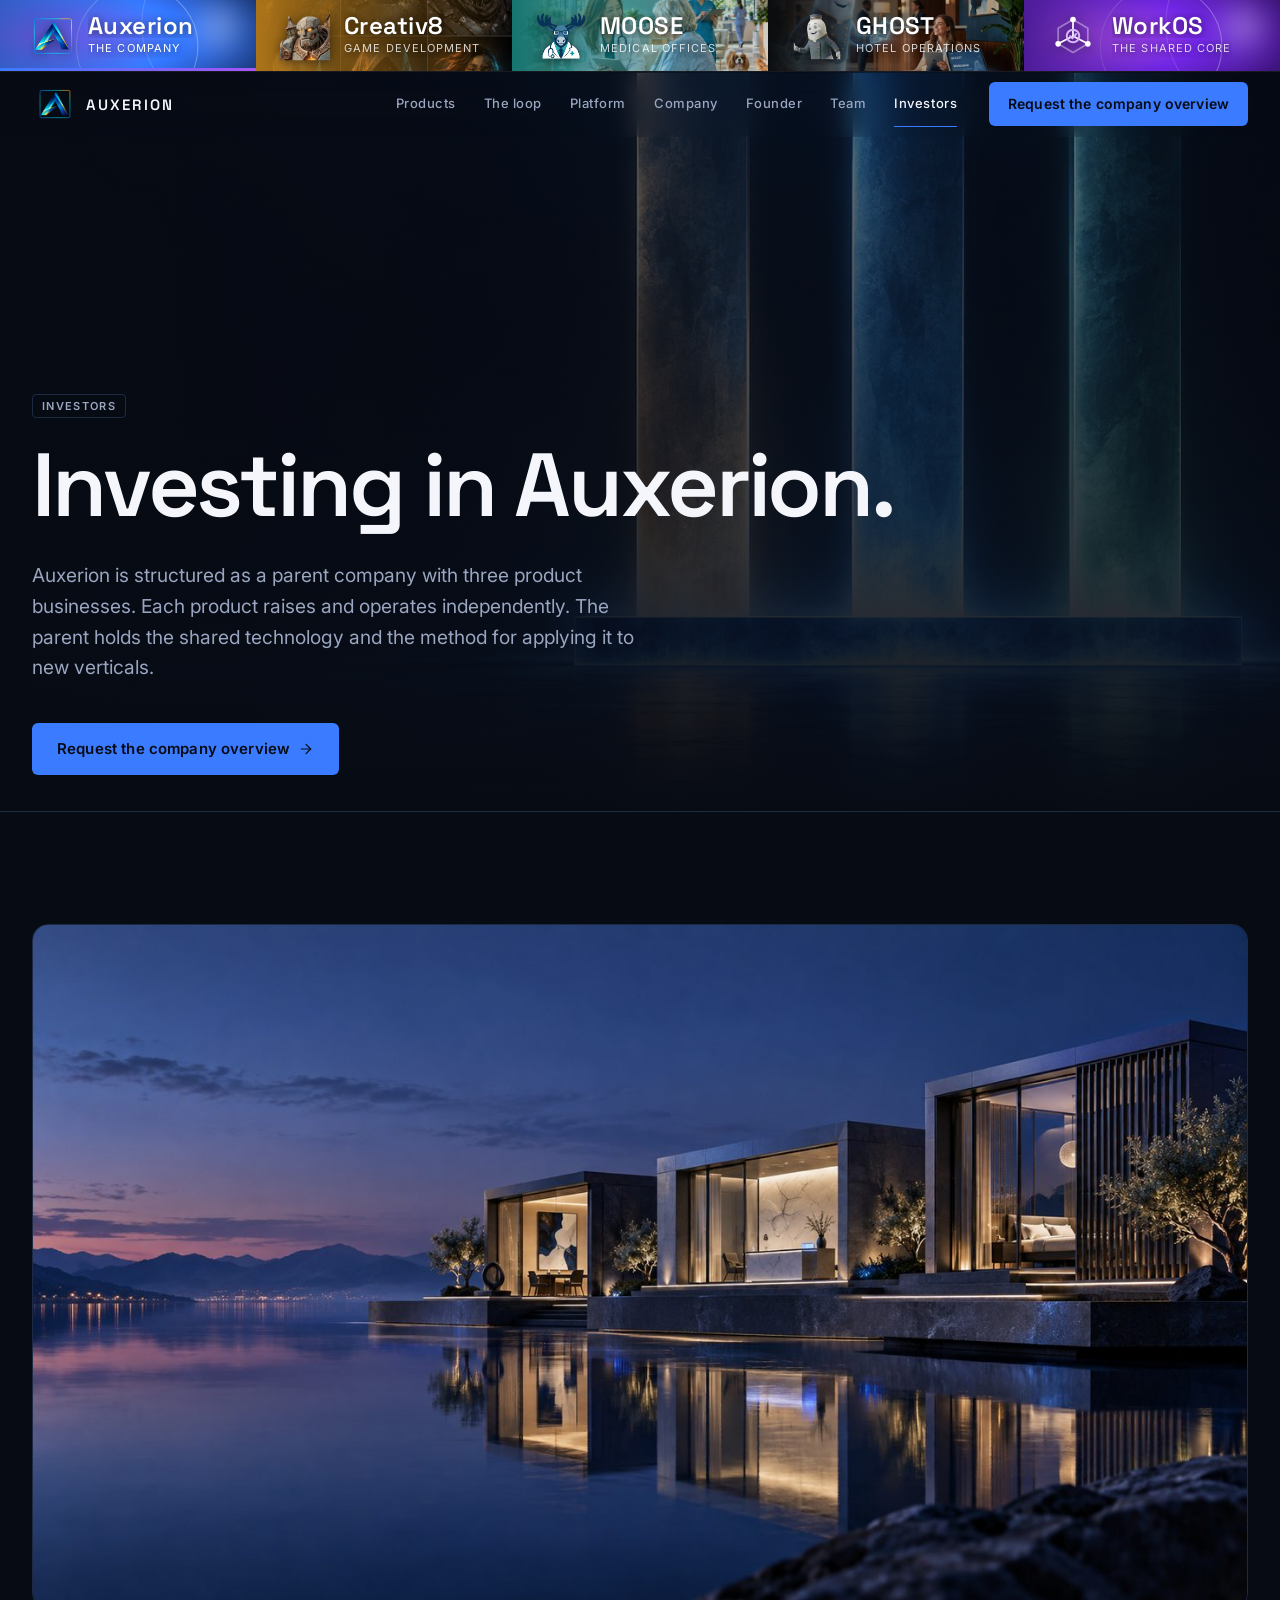
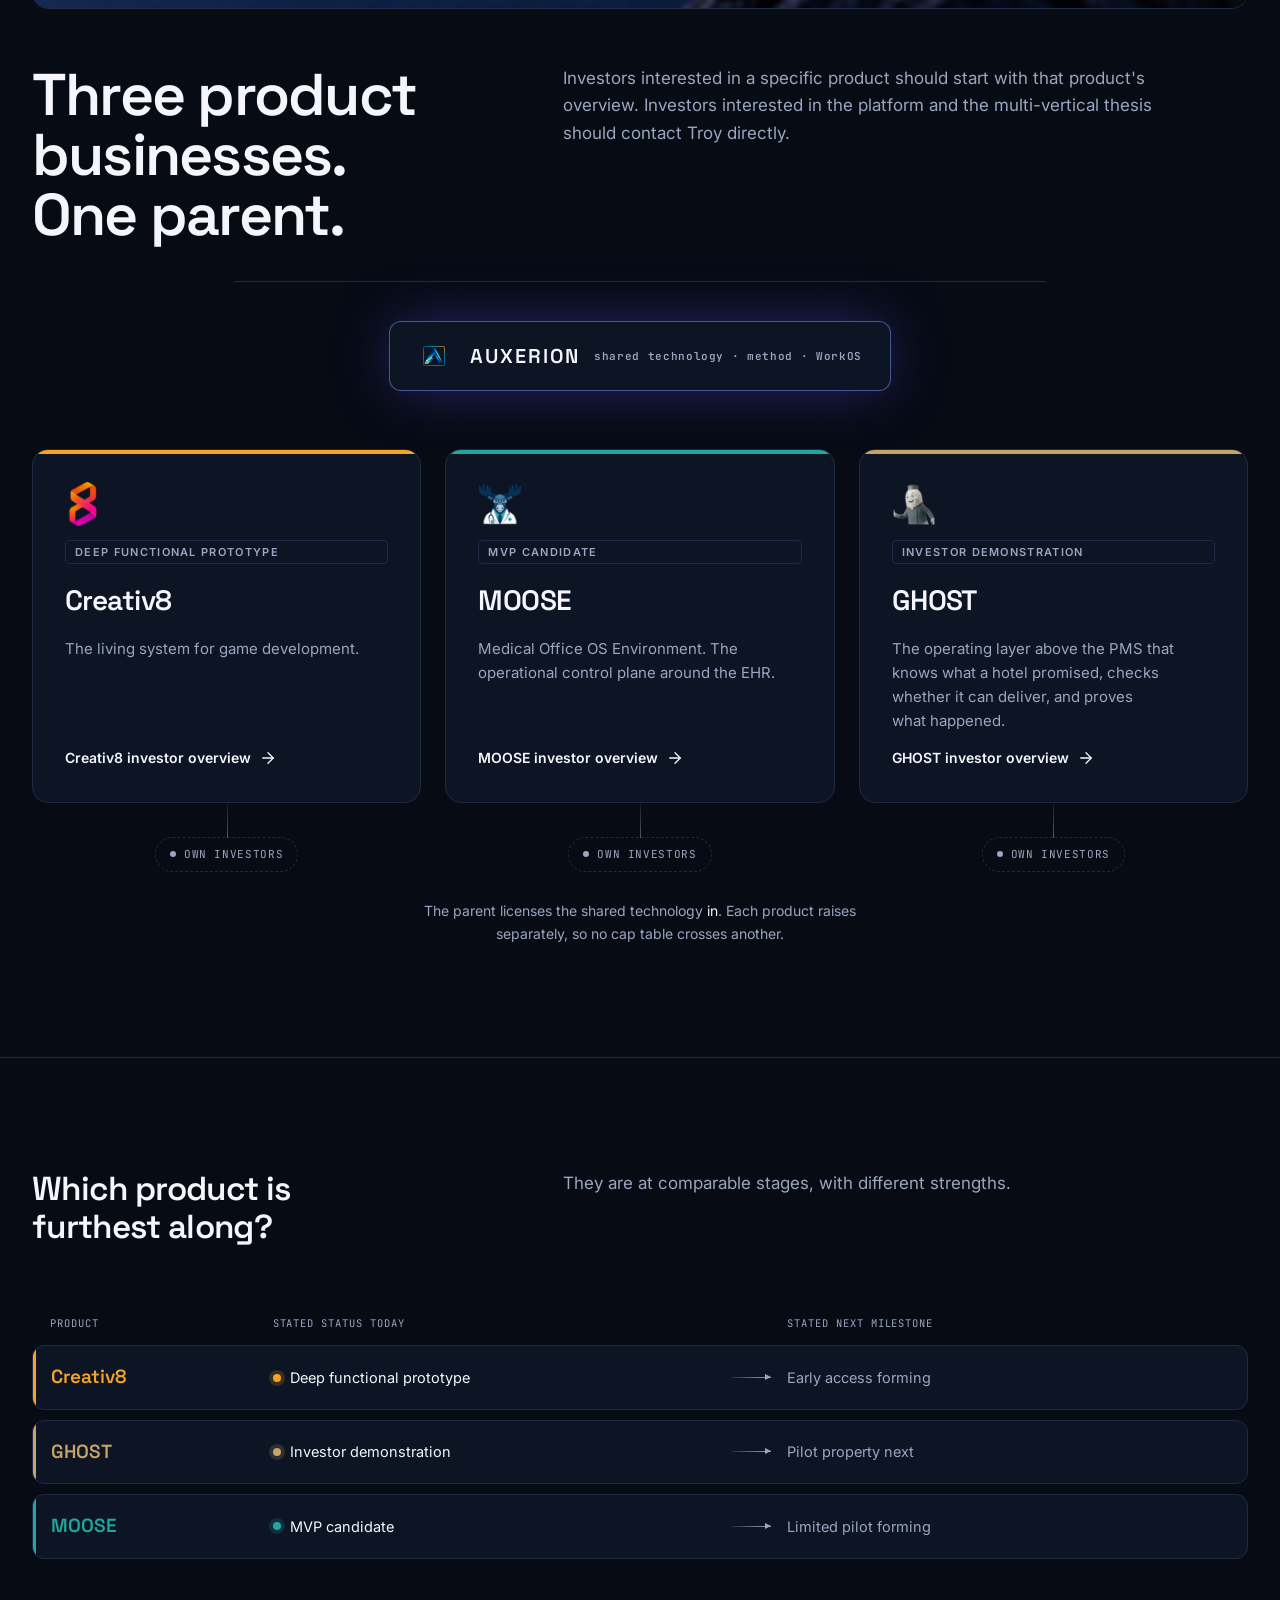
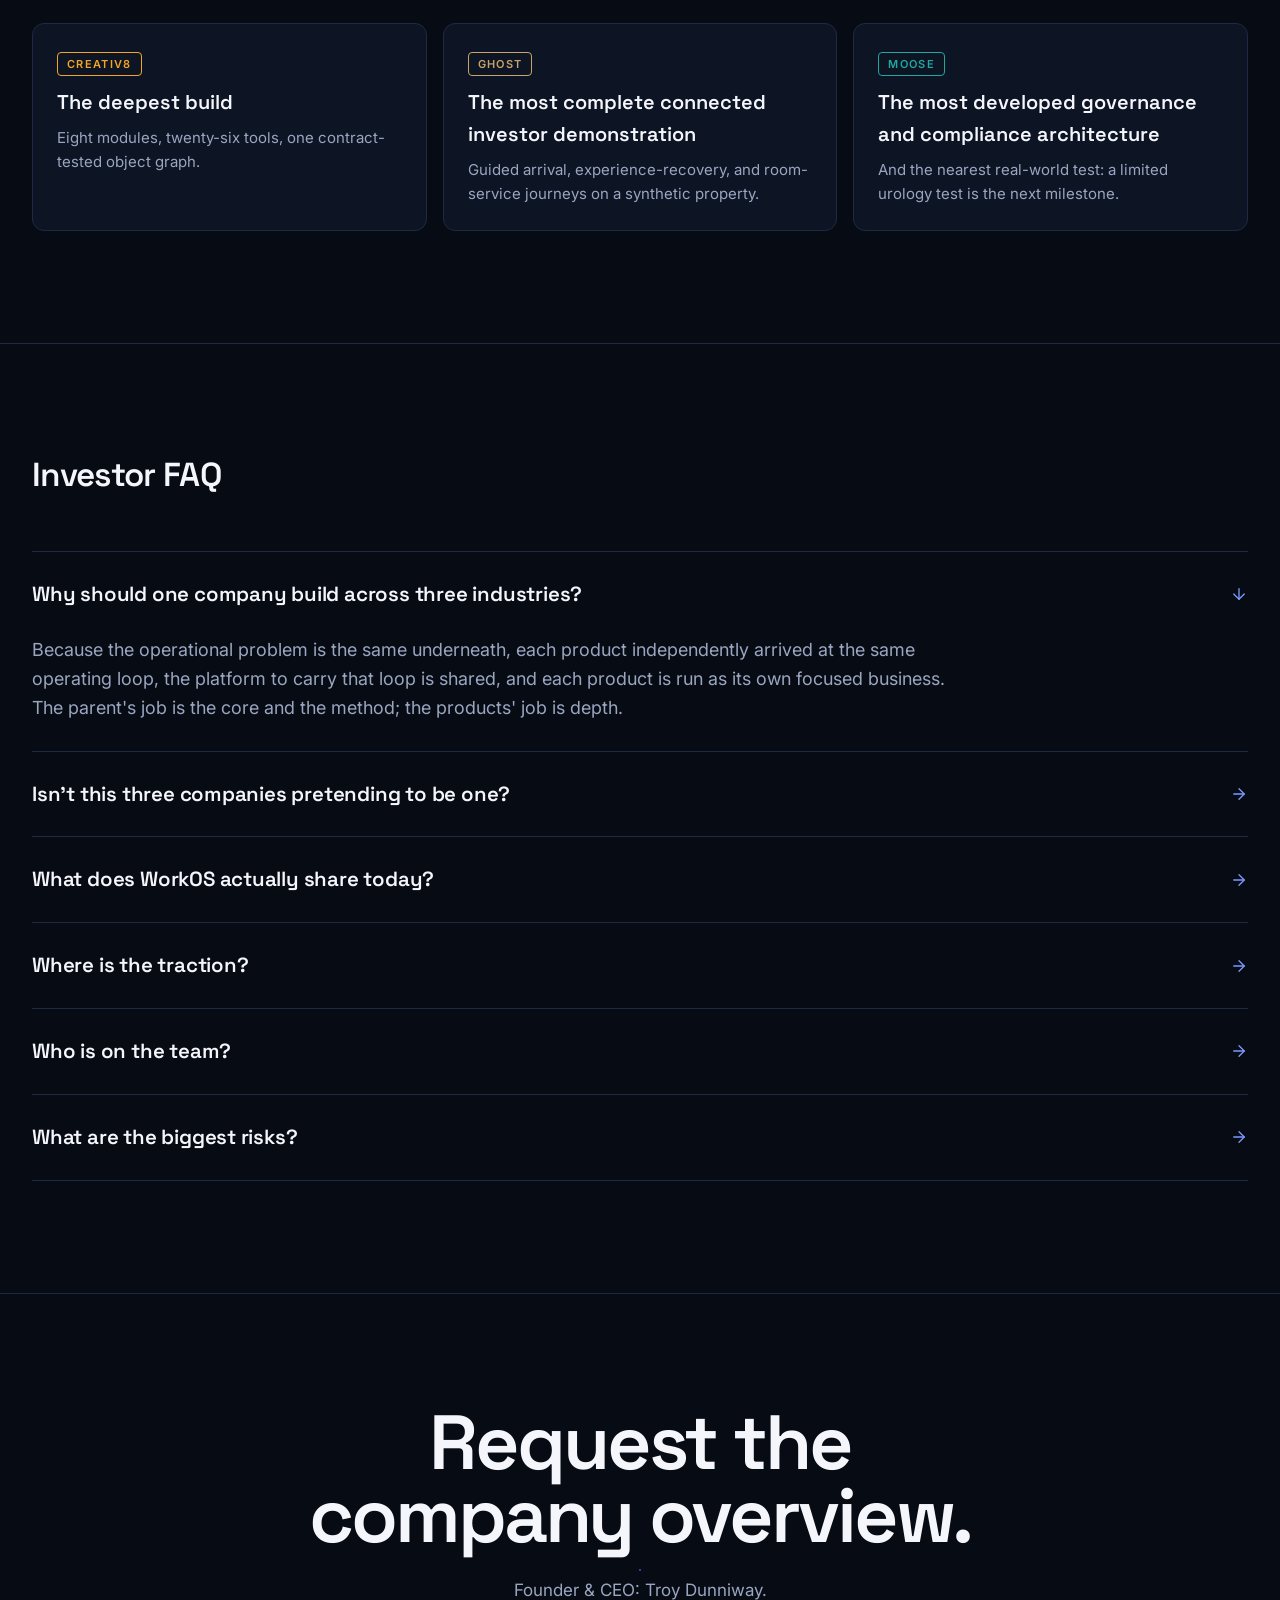
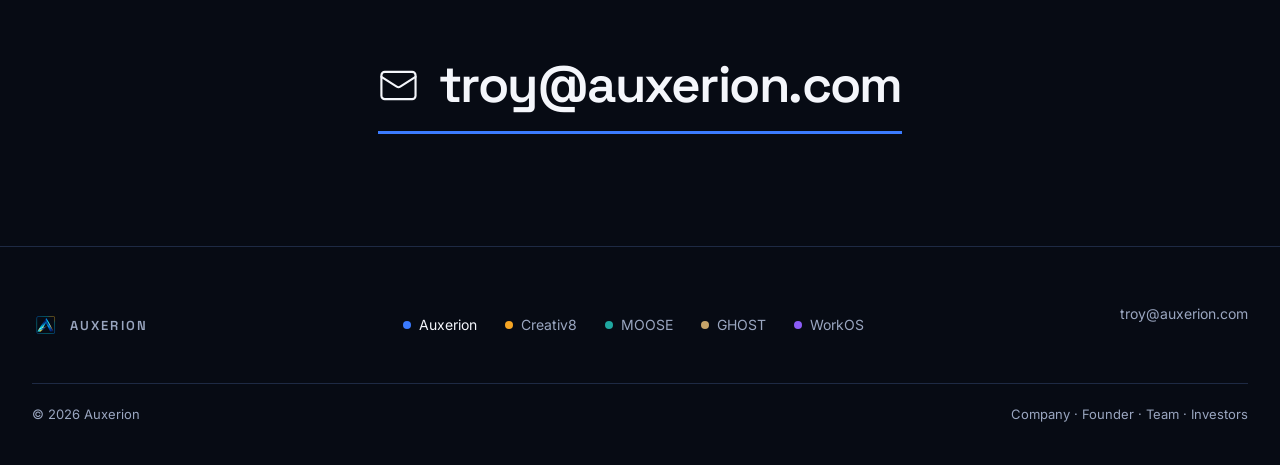
<file: investors.html>
<!DOCTYPE html>
<html lang="en"><head><meta charset="utf-8"><meta name="viewport" content="width=device-width,initial-scale=1">
<title>Investing in Auxerion</title>
<meta name="description" content="Auxerion is structured as a parent company with three product businesses. Each product raises and operates independently.">
<link rel="canonical" href="https://auxerion.com/investors">
<meta property="og:type" content="website">
<meta property="og:site_name" content="Auxerion">
<meta property="og:url" content="https://auxerion.com/investors">
<meta property="og:title" content="Investing in Auxerion">
<meta property="og:description" content="Auxerion is structured as a parent company with three product businesses. Each product raises and operates independently.">
<meta property="og:image" content="https://auxerion.com/assets/og/auxerion.jpg">
<meta property="og:image:width" content="1200">
<meta property="og:image:height" content="630">
<meta name="twitter:card" content="summary_large_image">
<meta name="twitter:title" content="Investing in Auxerion">
<meta name="twitter:description" content="Auxerion is structured as a parent company with three product businesses. Each product raises and operates independently.">
<meta name="twitter:image" content="https://auxerion.com/assets/og/auxerion.jpg">

<link rel="icon" href="/assets/logos/auxerion-mark-2026.png">
<link rel="stylesheet" href="https://fonts.googleapis.com/css2?family=Space+Grotesk:wght@500;600&family=Inter:wght@400;500;600&family=JetBrains+Mono:wght@400&display=swap">
<link rel="stylesheet" href="/family.css"><link rel="stylesheet" href="/cinema.css">
<style>
.hero{min-height:82vh;position:relative;overflow:hidden;background:radial-gradient(ellipse 60% 50% at 70% 30%,rgba(59,123,255,.14),transparent 60%),radial-gradient(ellipse 40% 40% at 20% 90%,rgba(168,85,247,.1),transparent 60%)}
.hero .veil{position:absolute;inset:0;z-index:-2;background:linear-gradient(180deg,rgba(7,11,20,.55),rgba(7,11,20,.8) 60%,var(--bg))}
.hero .veil::after{content:"";position:absolute;inset:0;background:linear-gradient(90deg,rgba(7,11,20,.85),transparent 62%)}
.hero h1{font-size:clamp(44px,7vw,108px)}
.structure{position:relative;margin-top:64px;display:grid;grid-template-columns:repeat(3,minmax(0,1fr));gap:24px}
.structure::before{content:"";position:absolute;left:16.6%;right:16.6%;top:-40px;height:1px;background:var(--line)}
.structure .parent{grid-column:1/-1;justify-self:center;margin-bottom:24px;display:inline-flex;align-items:center;gap:14px;padding:18px 28px;border:1px solid rgba(124,155,255,.5);border-radius:12px;background:var(--bg2);box-shadow:0 0 60px -10px rgba(99,80,255,.5);font-family:"Space Grotesk",sans-serif;font-weight:600;font-size:20px;letter-spacing:.1em}
.structure .parent small{font-family:var(--mono);font-size:11px;letter-spacing:.06em;color:var(--text2);text-transform:none}
.pcard{display:flex;flex-direction:column;gap:14px;padding:32px;border:1px solid var(--line);border-radius:16px;background:var(--bg2);position:relative;overflow:hidden;text-decoration:none;transition:transform .4s var(--ease),border-color .3s}
.pcard:hover{transform:translateY(-4px);border-color:var(--text2)}
.pcard .bar{position:absolute;left:0;right:0;top:0;height:4px}
.pcard img{height:44px;width:auto;align-self:flex-start}
.pcard b{font-family:"Space Grotesk",sans-serif;font-weight:600;font-size:28px;letter-spacing:-.02em}
.pcard .go{margin-top:auto;display:inline-flex;align-items:center;gap:8px;font-weight:600;font-size:14px}
.pcard p{font-size:15px;color:var(--text2)}
@media(max-width:860px){.structure{grid-template-columns:1fr}.structure::before{display:none}}
.faq{margin-top:56px;border-top:1px solid var(--line)}
.faq details{border-bottom:1px solid var(--line)}
.faq summary{list-style:none;cursor:pointer;display:flex;justify-content:space-between;align-items:center;gap:24px;padding:26px 0;font-family:"Space Grotesk",sans-serif;font-weight:600;font-size:clamp(18px,1.6vw,22px);letter-spacing:-.01em}
.faq summary::-webkit-details-marker{display:none}
.faq summary .ic{transition:transform .3s;color:#7c9bff}
.faq details[open] summary .ic{transform:rotate(90deg)}
.faq p{padding:0 0 28px;color:var(--text2);max-width:52em}
.stage{display:grid;grid-template-columns:repeat(3,minmax(0,1fr));gap:16px;margin-top:48px}
.stage div{padding:24px;border:1px solid var(--line);border-radius:12px;background:var(--bg2)}
.stage b{display:block;font-family:"Space Grotesk",sans-serif;font-weight:600;font-size:20px;margin:10px 0 8px}
.stage p{font-size:15px;color:var(--text2)}
@media(max-width:860px){.stage{grid-template-columns:1fr}}

.thesisfig{margin:0 0 56px;border-radius:16px;overflow:hidden;border:1px solid var(--line)}
.thesisfig img{width:100%;height:auto;display:block}
/* structure diagram: licence flows down from the parent, investment comes up per product */
.structure{row-gap:0}
.pcard{margin-top:34px}
.pcard::after{content:"";position:absolute;left:50%;top:-34px;width:1px;height:34px;background:linear-gradient(180deg,rgba(124,155,255,.15),rgba(124,155,255,.75));pointer-events:none}
.pcard .lic{position:absolute;left:50%;top:-34px;width:5px;height:5px;margin-left:-2px;border-radius:50%;background:var(--accent);box-shadow:0 0 10px 1px rgba(59,123,255,.8);animation:licflow 3.6s linear infinite}
@keyframes licflow{0%{transform:translateY(0);opacity:0}12%{opacity:1}88%{opacity:1}100%{transform:translateY(34px);opacity:0}}
.owners{grid-column:1/-1;display:grid;grid-template-columns:repeat(3,minmax(0,1fr));gap:24px;margin-top:34px}
.ow{position:relative;justify-self:center;display:inline-flex;align-items:center;gap:8px;padding:8px 14px;border:1px dashed var(--line);border-radius:999px;font-family:var(--mono);font-size:11px;letter-spacing:.06em;text-transform:uppercase;color:var(--text2)}
.ow::before{content:"";position:absolute;left:50%;top:-34px;width:1px;height:34px;background:linear-gradient(180deg,rgba(154,166,192,.1),rgba(154,166,192,.5))}
.ow i{width:6px;height:6px;border-radius:50%;background:var(--text2);display:block}
.structnote{margin-top:28px;grid-column:1/-1;font-size:14px;color:var(--text2);text-align:center;max-width:52ch;justify-self:center}
.structnote em{font-style:normal;color:var(--text)}
@media(max-width:860px){.owners{grid-template-columns:1fr;gap:12px}.pcard::after,.ow::before,.pcard .lic{display:none}.pcard{margin-top:0}.owners{margin-top:16px}}
@media(prefers-reduced-motion:reduce){.pcard .lic{display:none}}
/* maturity comparison - each product's own stated status, no invented scale */
.tracks{margin:56px 0 64px;display:grid;gap:10px}
.thead,.tr{display:grid;grid-template-columns:minmax(110px,.7fr) minmax(0,1.5fr) 40px minmax(0,1.5fr);gap:16px;align-items:center}
.thead{font-family:var(--mono);font-size:10.5px;letter-spacing:.09em;text-transform:uppercase;color:var(--text2);padding:0 18px 4px}
.tr{padding:16px 18px;border:1px solid var(--line);border-radius:12px;background:var(--bg2);position:relative;overflow:hidden}
.tr::before{content:"";position:absolute;left:0;top:0;bottom:0;width:3px;background:var(--pc)}
.tr .who{font-family:"Space Grotesk",sans-serif;font-weight:600;font-size:19px;color:var(--pc)}
.tr .now{display:inline-flex;align-items:center;gap:9px;font-size:14.5px}
.tr .now i{width:8px;height:8px;border-radius:50%;background:var(--pc);flex:none;box-shadow:0 0 0 4px color-mix(in srgb,var(--pc) 18%,transparent)}
.tr .arw{height:1px;background:linear-gradient(90deg,var(--line),var(--text2));position:relative}
.tr .arw::after{content:"";position:absolute;right:0;top:-3px;border-left:6px solid var(--text2);border-top:3.5px solid transparent;border-bottom:3.5px solid transparent}
.tr .next{font-size:14.5px;color:var(--text2)}
@media(max-width:760px){.thead{display:none}.tr{grid-template-columns:1fr;gap:8px;padding:18px}.tr .arw{display:none}
.tr .next::before{content:"next · ";font-family:var(--mono);font-size:11px;letter-spacing:.06em;text-transform:uppercase}}</style></head>
<body data-brand="aux"><template id="__bundler_thumbnail"><svg xmlns="http://www.w3.org/2000/svg" viewBox="0 0 100 100"><rect width="100" height="100" fill="#070B14"/><text x="50" y="50" text-anchor="middle" dominant-baseline="central" font-family="Space Grotesk,system-ui,sans-serif" font-weight="700" font-size="40" fill="#3B7BFF">A</text></svg></template>
<script src="/familybar.js"></script>
<header class="site-nav"><span class="progress" aria-hidden="true"></span><div class="wrap">
<a class="brand" href="/" aria-label="Auxerion home"><img class="ic-mark" src="/assets/logos/auxerion-mark-2026.png" alt="" width="40" height="40" decoding="async"><span>AUXERION</span></a>
<nav class="links" id="links" aria-label="Primary"><a href="/#products">Products</a><a href="/#loop">The loop</a><a href="/#platform">Platform</a><a href="/company">Company</a><a href="/founder">Founder</a><a href="/team">Team</a><a href="/investors" aria-current="page">Investors</a></nav>
<a class="btn primary nav-cta" href="mailto:troy@auxerion.com">Request the company overview</a>
<button class="menu-btn" aria-expanded="false" aria-controls="links">Menu</button>
</div></header>
<main>
<section class="hero" data-screen-label="Investors hero"><div class="bg" aria-hidden="true"><img class="on" src="/assets/auxerion/investors-hero.jpg" alt="" width="1697" height="927" decoding="async"></div><div class="veil" aria-hidden="true"></div><div class="wrap"><div class="copy">
<div class="eyebrow reveal in"><span class="tag">Investors</span></div>
<h1 class="words"><span>Investing</span> <span>in</span> <span>Auxerion.</span></h1>
<p class="lede reveal in d3">Auxerion is structured as a parent company with three product businesses. Each product raises and operates independently. The parent holds the shared technology and the method for applying it to new verticals.</p>
<div class="actions reveal in d4"><a class="btn primary lg" href="mailto:troy@auxerion.com?subject=Auxerion%20company%20overview">Request the company overview <svg class="ic"><use href="#i-arrow"/></svg></a></div>
</div></div></section>

<section class="block" id="structure" data-screen-label="Structure"><div class="wrap"><figure class="thesisfig reveal"><img src="/assets/auxerion/v2/investor-common-ground.jpg" alt="Three distinct operations standing on one shared foundation" width="1400" height="788" loading="lazy" decoding="async"></figure>
<div class="hd"><div class="reveal"><h2 class="statement sm">Three product businesses.<br>One parent.</h2></div><p class="lede reveal d1">Investors interested in a specific product should start with that product's overview. Investors interested in the platform and the multi-vertical thesis should contact Troy directly.</p></div>
<div class="structure">
<div class="parent reveal"><img src="/assets/logos/auxerion-mark-2026.png" alt="" width="28" height="28" decoding="async" style="vertical-align:middle;margin-right:10px">AUXERION <small>shared technology · method · WorkOS</small></div>
<a class="pcard reveal" href="/creativ8#investors"><span class="lic" aria-hidden="true"></span><span class="bar" style="background:var(--c8)"></span><img src="/assets/logos/creativ8-mark-2026.png" alt=""><span class="tag">Deep functional prototype</span><b>Creativ8</b><p>The living system for game development.</p><span class="go">Creativ8 investor overview <svg class="ic"><use href="#i-arrow"/></svg></span></a>
<a class="pcard reveal d1" href="/moose#investors"><span class="lic" aria-hidden="true"></span><span class="bar" style="background:var(--mo)"></span><img src="/assets/logos/moose-mark-2026.png" alt="" width="384" height="384"><span class="tag">MVP candidate</span><b>MOOSE</b><p>Medical Office OS Environment. The operational control plane around the EHR.</p><span class="go">MOOSE investor overview <svg class="ic"><use href="#i-arrow"/></svg></span></a>
<a class="pcard reveal d2" href="/ghost#investors"><span class="lic" aria-hidden="true"></span><span class="bar" style="background:var(--ha)"></span><img src="/assets/logos/ghost-mark-2026.png" alt=""><span class="tag">Investor demonstration</span><b>GHOST</b><p>The operating layer above the PMS that knows what a hotel promised, checks whether it can deliver, and proves what happened.</p><span class="go">GHOST investor overview <svg class="ic"><use href="#i-arrow"/></svg></span></a>
<div class="owners" role="group" aria-label="Each product raises from its own investors"><span class="ow"><i aria-hidden="true"></i>own investors</span><span class="ow"><i aria-hidden="true"></i>own investors</span><span class="ow"><i aria-hidden="true"></i>own investors</span></div>
<p class="structnote">The parent licenses the shared technology <em>in</em>. Each product raises separately, so no cap table crosses another.</p>
</div>
</div></section>

<section class="block" id="stage" data-screen-label="Stage"><div class="wrap">
<div class="hd"><div class="reveal"><h2>Which product is furthest along?</h2></div><p class="lede reveal d1">They are at comparable stages, with different strengths.</p></div>
<div class="tracks" role="group" aria-label="Each product's stated status and next milestone"><div class="thead" aria-hidden="true"><span>Product</span><span>Stated status today</span><span></span><span>Stated next milestone</span></div><div class="tr reveal" style="--pc:var(--c8)"><span class="who">Creativ8</span><span class="now"><i aria-hidden="true"></i>Deep functional prototype</span><span class="arw" aria-hidden="true"></span><span class="next">Early access forming</span></div><div class="tr reveal d1" style="--pc:var(--ha-on-dark)"><span class="who">GHOST</span><span class="now"><i aria-hidden="true"></i>Investor demonstration</span><span class="arw" aria-hidden="true"></span><span class="next">Pilot property next</span></div><div class="tr reveal d2" style="--pc:var(--mo)"><span class="who">MOOSE</span><span class="now"><i aria-hidden="true"></i>MVP candidate</span><span class="arw" aria-hidden="true"></span><span class="next">Limited pilot forming</span></div></div>
<div class="stage">
<div class="reveal"><span class="tag" style="border-color:var(--c8);color:var(--c8)">Creativ8</span><b>The deepest build</b><p>Eight modules, twenty-six tools, one contract-tested object graph.</p></div>
<div class="reveal d1"><span class="tag" style="border-color:var(--ha-on-dark);color:var(--ha-on-dark)">GHOST</span><b>The most complete connected investor demonstration</b><p>Guided arrival, experience-recovery, and room-service journeys on a synthetic property.</p></div>
<div class="reveal d2"><span class="tag" style="border-color:var(--mo);color:var(--mo)">MOOSE</span><b>The most developed governance and compliance architecture</b><p>And the nearest real-world test: a limited urology test is the next milestone.</p></div>
</div>
</div></section>

<section class="block" id="faq" data-screen-label="FAQ"><div class="wrap">
<div class="reveal"><h2>Investor FAQ</h2></div>
<div class="faq reveal d1">
<details open><summary>Why should one company build across three industries? <svg class="ic"><use href="#i-arrow"/></svg></summary><p>Because the operational problem is the same underneath, each product independently arrived at the same operating loop, the platform to carry that loop is shared, and each product is run as its own focused business. The parent's job is the core and the method; the products' job is depth.</p></details>
<details><summary>Isn't this three companies pretending to be one? <svg class="ic"><use href="#i-arrow"/></svg></summary><p>Legally, each product is its own business with its own investors. The parent holds the shared technology and licenses it in. That is deliberate: it keeps each product's cap table clean and lets the platform compound.</p></details>
<details><summary>What does WorkOS actually share today? <svg class="ic"><use href="#i-arrow"/></svg></summary><p>An operational model (outcomes, owners, dependencies, approvals, evidence), a shared component kit, and a workflow foundation integrated into the hospitality product. Full convergence is a roadmap item, not a current claim.</p></details>
<details><summary>Where is the traction? <svg class="ic"><use href="#i-arrow"/></svg></summary><p>Pre-revenue. The next milestones are early-access studio pilots, a limited urology test, and a pilot property rather than customer counts. Numbers will be reported with dates and sources.</p></details>
<details><summary>Who is on the team? <svg class="ic"><use href="#i-arrow"/></svg></summary><p>The executive team is listed on the <a href="/team">team page</a>, alongside clinical involvement on the medical product. Further partners exist per product and will be introduced in product-level conversations. The founder's full operating record is <a href="/founder">here</a>.</p></details>
<details><summary>What are the biggest risks? <svg class="ic"><use href="#i-arrow"/></svg></summary><p>Focus across three products; integration dependencies with systems of record in each vertical (engines, EHRs, PMS/POS); regulatory posture in healthcare; and converting demonstrations and prototypes into pilots with measured outcomes.</p></details>
</div>
</div></section>

<section class="block contact" id="contact" data-screen-label="Contact"><div class="halo" aria-hidden="true"><i></i><i></i><i></i></div><div class="wrap">
<h2 class="reveal">Request the<br>company overview.</h2>
<p class="lede reveal d1">Founder &amp; CEO: Troy Dunniway.</p>
<a class="big reveal d2" href="mailto:troy@auxerion.com?subject=Auxerion%20company%20overview"><svg class="ic"><use href="#i-mail"/></svg>troy@auxerion.com</a>
</div></section>
</main>
<footer><div class="wrap"><div class="top">
<a class="brand" href="/" aria-label="Auxerion"><img class="ic-mark" src="/assets/logos/auxerion-mark-2026.png" alt="" width="24" height="24" decoding="async"><span style="font-size:13px">AUXERION</span></a>
<nav class="family" aria-label="Auxerion family"><a href="/" aria-current="true"><span class="dot" style="background:var(--ax)"></span>Auxerion</a><a href="/creativ8"><span class="dot" style="background:var(--c8)"></span>Creativ8</a><a href="/moose"><span class="dot" style="background:var(--mo)"></span>MOOSE</a><a href="/ghost"><span class="dot" style="background:var(--ha)"></span>GHOST</a><a href="/workos"><span class="dot" style="background:var(--wo)"></span>WorkOS</a></nav>
<div><a href="mailto:troy@auxerion.com">troy@auxerion.com</a></div></div>
<div class="bottom"><span>© 2026 Auxerion</span><span><a href="/company">Company</a> · <a href="/founder">Founder</a> · <a href="/team">Team</a> · <a href="/investors">Investors</a></span></div></div></footer>
<script src="/icons.js"></script><script src="/family.js"></script><script src="/cinema.js"></script>
</body></html>
</file>
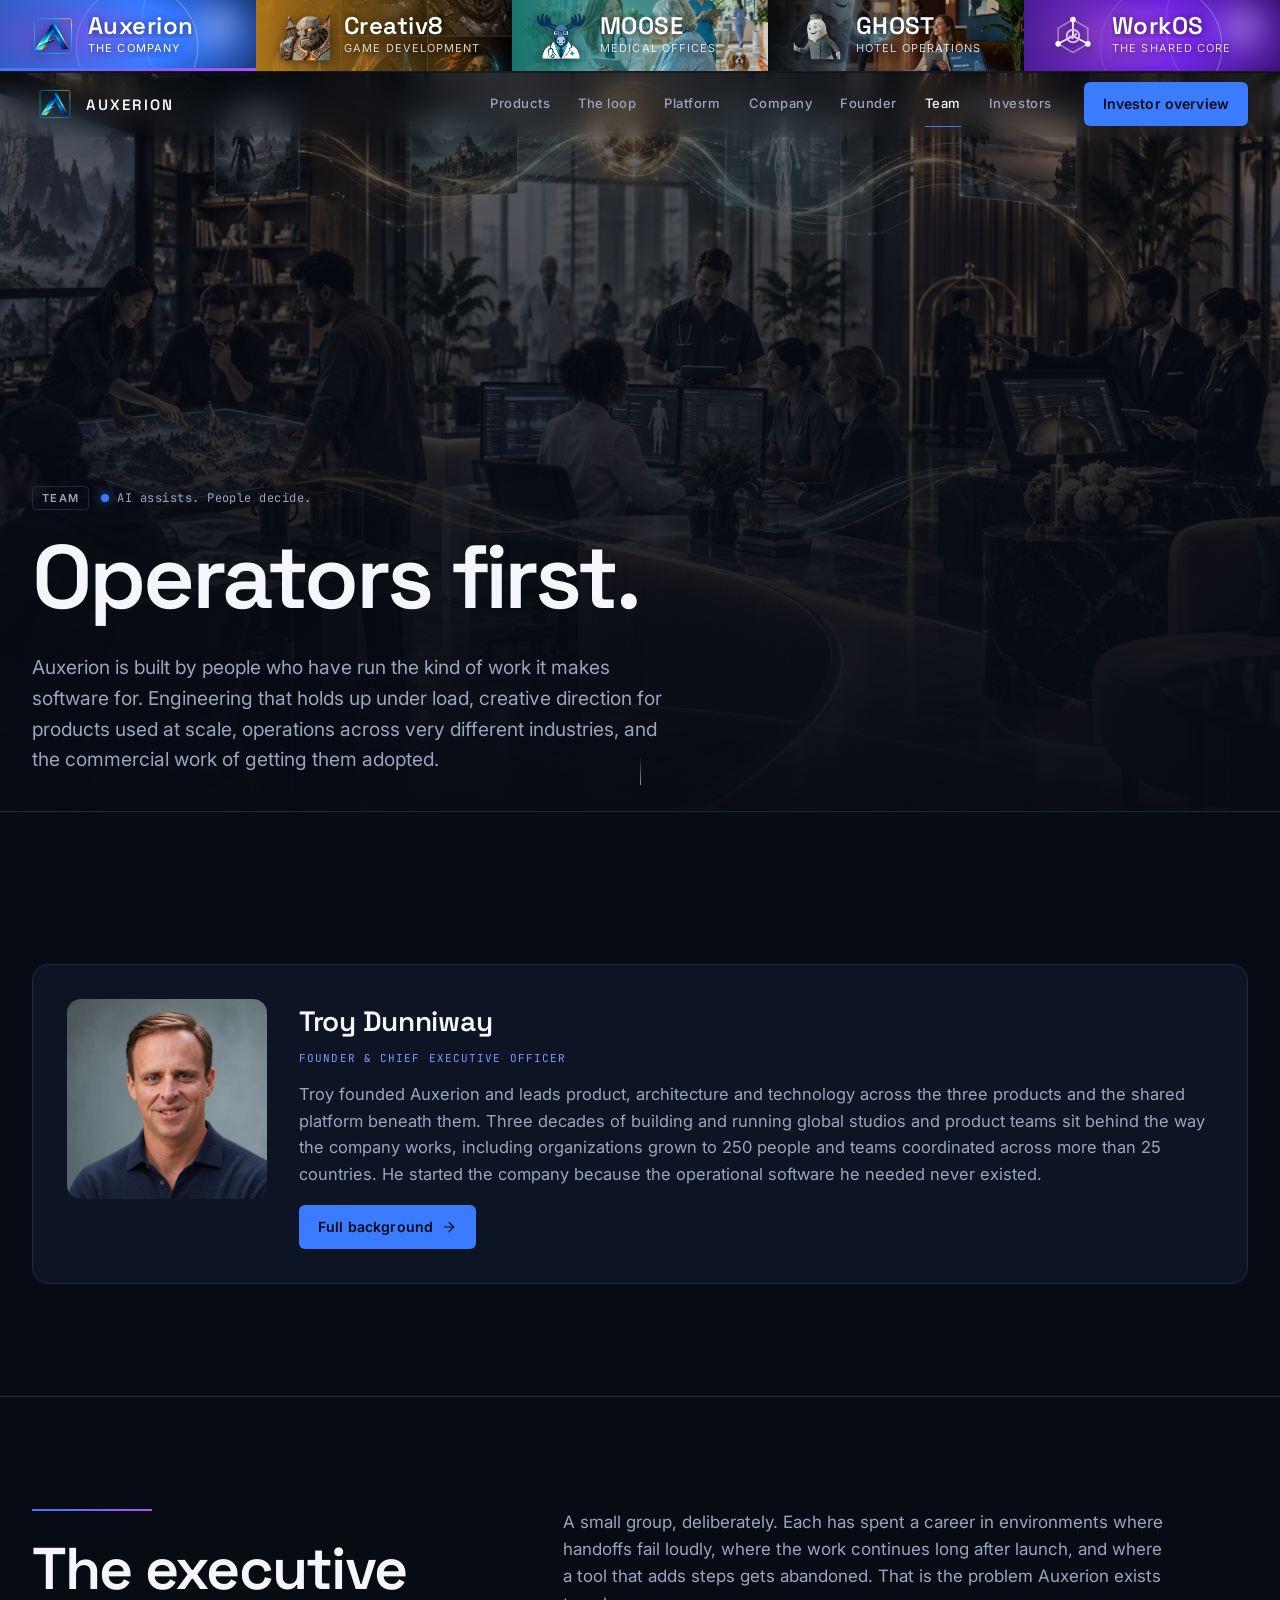
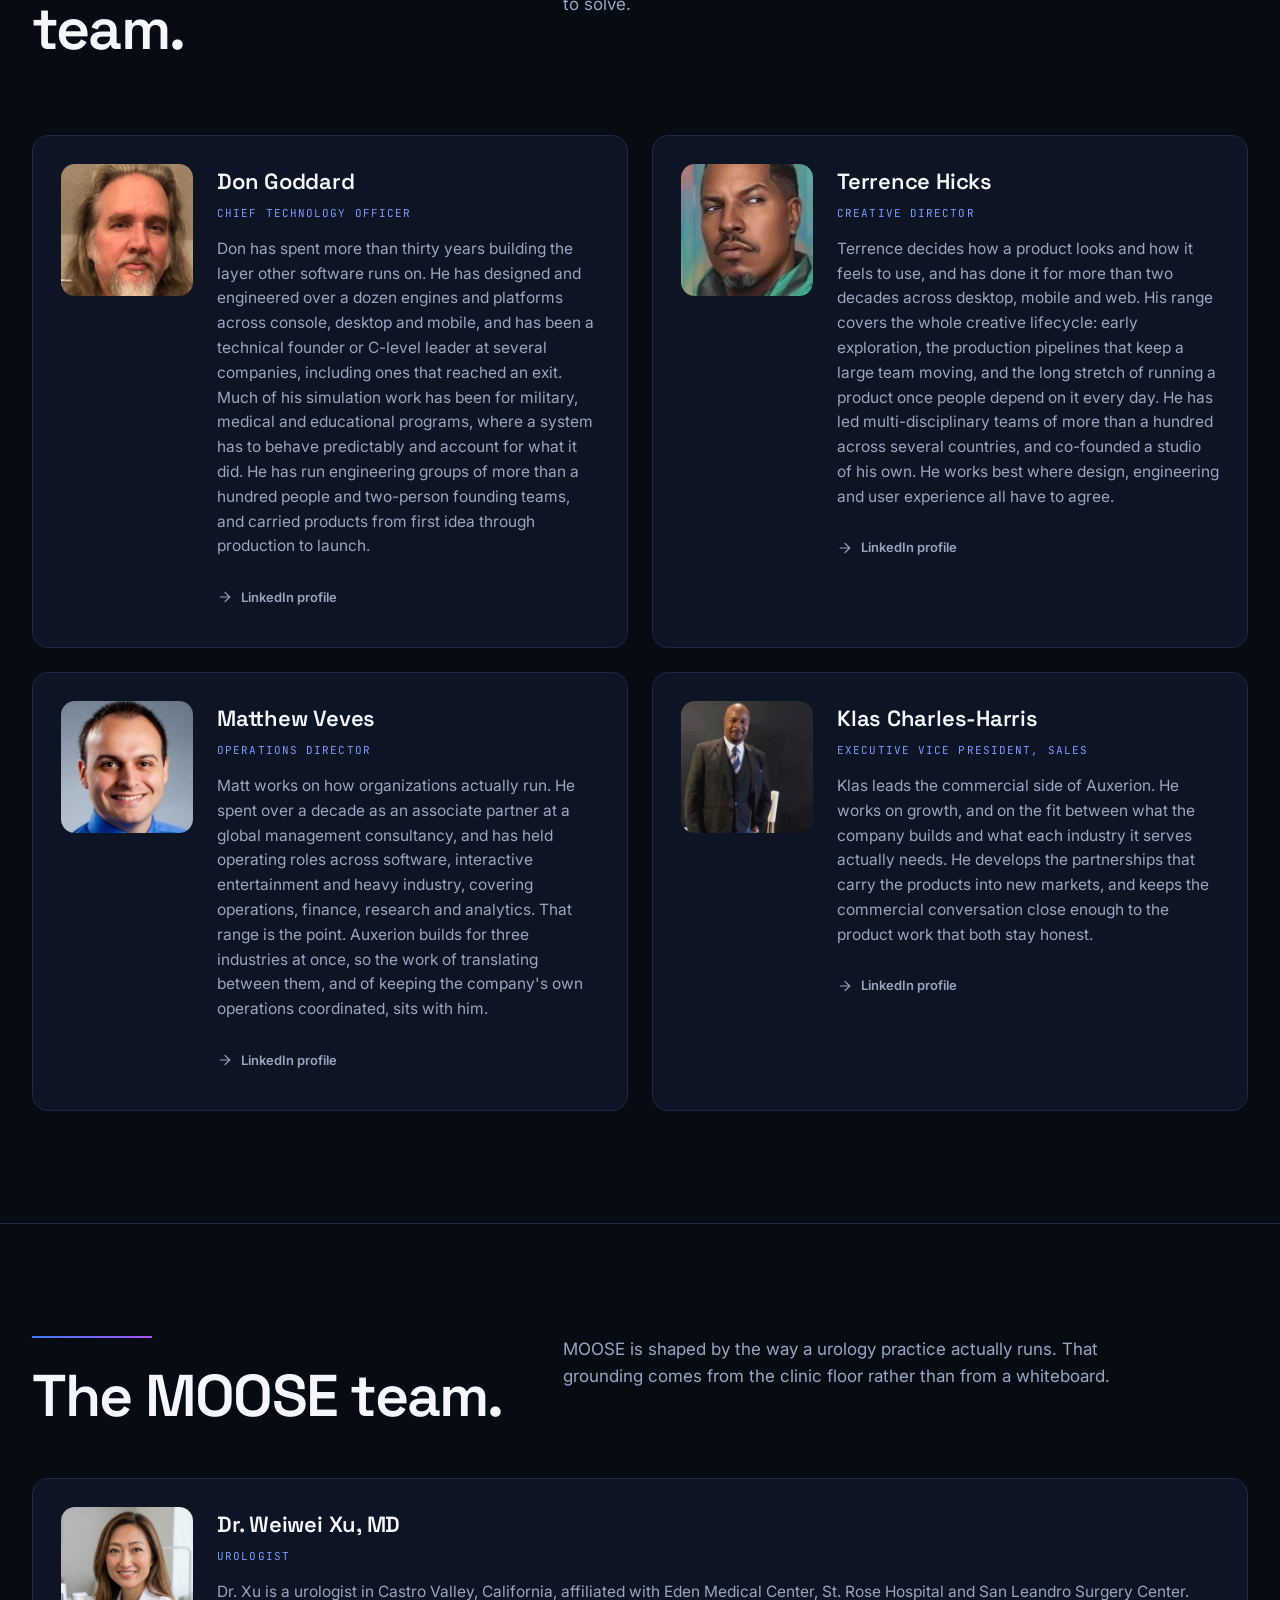
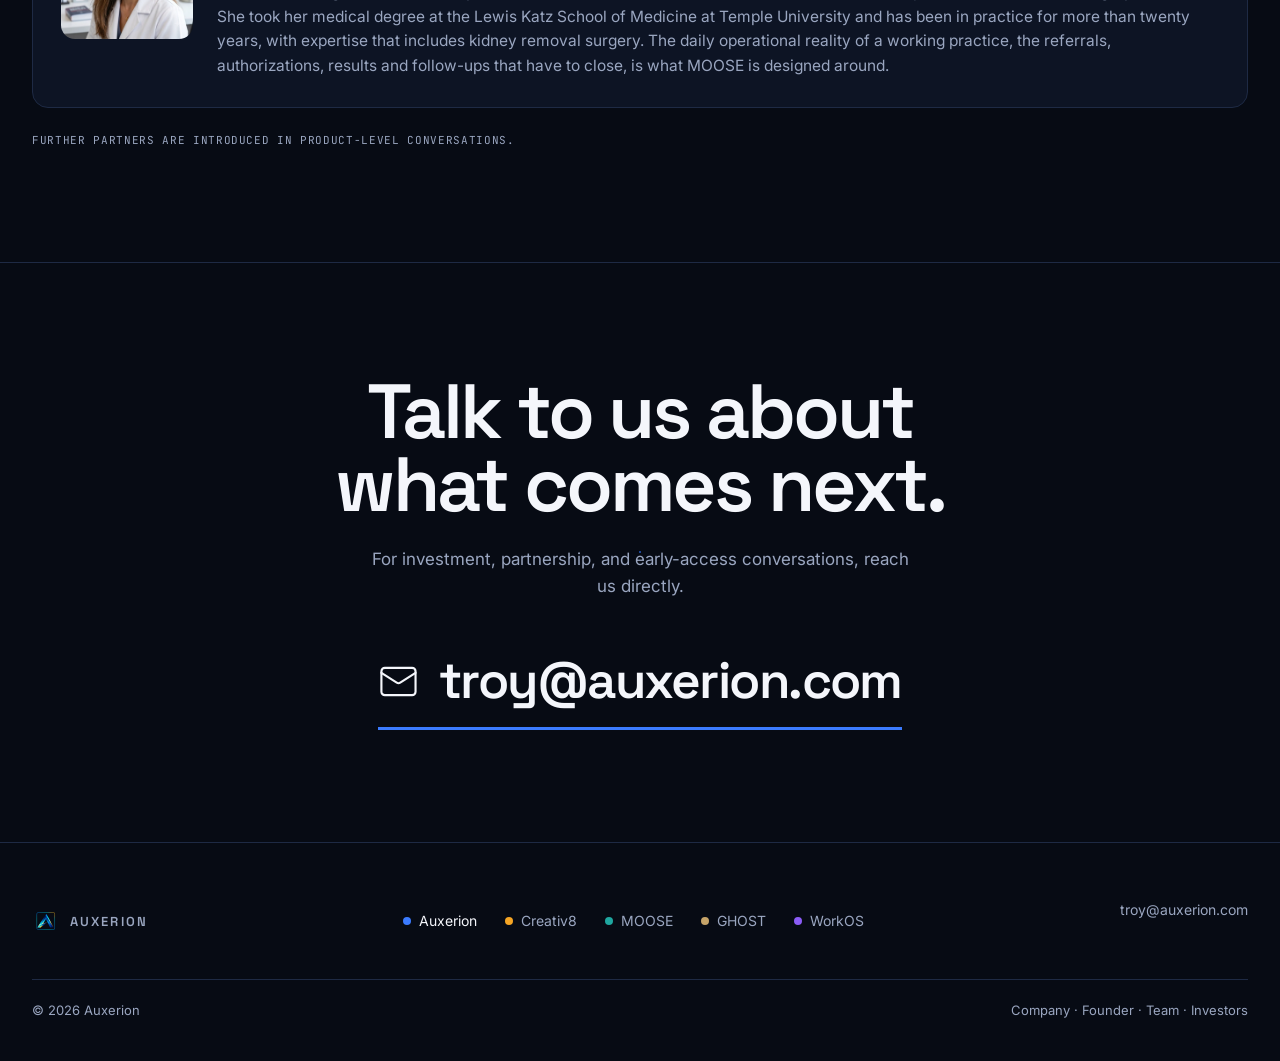
<file: team.html>
<!DOCTYPE html>
<html lang="en"><head><meta charset="utf-8"><meta name="viewport" content="width=device-width,initial-scale=1">
<title>The Auxerion team</title>
<meta name="description" content="The people building Auxerion: engineering, creative direction, operations and commercial leadership, drawn from teams that ship complex work under real pressure.">
<link rel="canonical" href="https://auxerion.com/team">
<meta property="og:type" content="website">
<meta property="og:site_name" content="Auxerion">
<meta property="og:url" content="https://auxerion.com/team">
<meta property="og:title" content="The Auxerion team">
<meta property="og:description" content="The people building Auxerion: engineering, creative direction, operations and commercial leadership, drawn from teams that ship complex work under real pressure.">
<meta property="og:image" content="https://auxerion.com/assets/og/auxerion.jpg">
<meta property="og:image:width" content="1200">
<meta property="og:image:height" content="630">
<meta name="twitter:card" content="summary_large_image">
<meta name="twitter:title" content="The Auxerion team">
<meta name="twitter:description" content="The people building Auxerion: engineering, creative direction, operations and commercial leadership, drawn from teams that ship complex work under real pressure.">
<meta name="twitter:image" content="https://auxerion.com/assets/og/auxerion.jpg">

<link rel="icon" href="/assets/logos/auxerion-mark-2026.png">
<link rel="stylesheet" href="https://fonts.googleapis.com/css2?family=Space+Grotesk:wght@500;600&family=Inter:wght@400;500;600&family=JetBrains+Mono:wght@400&display=swap">
<link rel="stylesheet" href="/family.css"><link rel="stylesheet" href="/cinema.css">
<style>
.hero{min-height:82vh}
.hero .bg::after{content:"";position:absolute;inset:0;background:linear-gradient(180deg,rgba(7,11,20,.55),rgba(7,11,20,.88) 62%,var(--bg))}
.hero .bg img{filter:saturate(.7)}
.hero h1{font-size:clamp(44px,7vw,108px)}
/* team grid */
.people{display:grid;grid-template-columns:repeat(2,minmax(0,1fr));gap:24px;margin-top:64px}
@media(max-width:880px){.people{grid-template-columns:1fr}}
.person{display:grid;grid-template-columns:132px minmax(0,1fr);gap:24px;padding:28px;border:1px solid var(--line);border-radius:16px;background:var(--bg2);transition:transform .5s var(--ease),border-color .3s}
.person:hover{transform:translateY(-4px);border-color:var(--text2)}
.person>img{width:132px;height:132px;border-radius:14px;object-fit:cover;background:#101a2e}
.person b{display:block;font-family:"Space Grotesk",sans-serif;font-weight:600;font-size:22px;letter-spacing:-.01em}
.person .job{display:block;font-family:var(--mono);font-size:11px;letter-spacing:.1em;text-transform:uppercase;color:#7c9bff;margin:6px 0 14px}
.person p{font-size:15.5px;color:var(--text2)}
.person .li{display:inline-flex;align-items:center;gap:8px;margin-top:16px;font-size:13px;font-weight:600;color:var(--text2);text-decoration:none;min-height:44px}
.person .li:hover{color:var(--text)}
.person .li svg{width:16px;height:16px;flex:0 0 auto}
@media(max-width:560px){.person{grid-template-columns:1fr;gap:18px;padding:24px}.person>img{width:104px;height:104px}}
/* a section holding a single person runs full width */
.people.solo{grid-template-columns:1fr;margin-top:40px}
/* the lead card carries a larger portrait so it reads first */
.person.pfeat{grid-template-columns:200px minmax(0,1fr);gap:32px;padding:34px}
.person.pfeat>img{width:200px;height:200px}
.person.pfeat b{font-size:28px}
.person.pfeat p{font-size:16.5px}
@media(max-width:560px){.person.pfeat{grid-template-columns:1fr;padding:24px}.person.pfeat>img{width:132px;height:132px}}
.person .btn{margin-top:18px}
</style></head>
<body data-brand="aux"><template id="__bundler_thumbnail"><svg xmlns="http://www.w3.org/2000/svg" viewBox="0 0 100 100"><rect width="100" height="100" fill="#070B14"/><text x="50" y="50" text-anchor="middle" dominant-baseline="central" font-family="Space Grotesk,system-ui,sans-serif" font-weight="700" font-size="40" fill="#3B7BFF">A</text></svg></template>
<script src="/familybar.js"></script>
<header class="site-nav"><span class="progress" aria-hidden="true"></span><div class="wrap">
<a class="brand" href="/" aria-label="Auxerion home"><img class="ic-mark" src="/assets/logos/auxerion-mark-2026.png" alt="" width="40" height="40" decoding="async"><span>AUXERION</span></a>
<nav class="links" id="links" aria-label="Primary"><a href="/#products">Products</a><a href="/#loop">The loop</a><a href="/#platform">Platform</a><a href="/company">Company</a><a href="/founder">Founder</a><a href="/team" aria-current="page">Team</a><a href="/investors">Investors</a></nav>
<a class="btn primary nav-cta" href="/investors">Investor overview</a>
<button class="menu-btn" aria-expanded="false" aria-controls="links">Menu</button>
</div></header>
<main>
<section class="hero" data-screen-label="Team hero"><div class="bg" aria-hidden="true"><img class="on" src="/assets/auxerion/orchestration-lobby.jpg" alt="" width="1672" height="941" fetchpriority="high" decoding="async"></div>
<div class="wrap"><div class="copy">
<div class="eyebrow reveal in"><span class="tag">Team</span><span class="live"><i></i>AI assists. People decide.</span></div>
<h1 class="words"><span>Operators</span> <span>first.</span></h1>
<p class="lede reveal in d3">Auxerion is built by people who have run the kind of work it makes software for. Engineering that holds up under load, creative direction for products used at scale, operations across very different industries, and the commercial work of getting them adopted.</p>
</div></div><a class="cue" href="#leadership" aria-label="Scroll"><span></span></a></section>

<section class="block" id="leadership" data-screen-label="Leadership"><div class="wrap">
<div class="people solo">
<article class="person pfeat reveal">
<img src="/assets/team/troy-dunniway.webp" alt="Troy Dunniway" width="600" height="600" fetchpriority="high" decoding="async">
<div>
<b>Troy Dunniway</b><span class="job">Founder &amp; Chief Executive Officer</span>
<p>Troy founded Auxerion and leads product, architecture and technology across the three products and the shared platform beneath them. Three decades of building and running global studios and product teams sit behind the way the company works, including organizations grown to 250 people and teams coordinated across more than 25 countries. He started the company because the operational software he needed never existed.</p>
<a class="btn primary" href="/founder">Full background <svg class="ic"><use href="#i-arrow"/></svg></a>
</div>
</article>
</div>
</div></section>

<section class="block" id="people" data-screen-label="Executive team"><div class="wrap">
<div class="hd"><div class="reveal"><div class="signal draw" style="margin-bottom:28px"></div><h2 class="statement sm">The executive team.</h2></div><p class="lede reveal d1">A small group, deliberately. Each has spent a career in environments where handoffs fail loudly, where the work continues long after launch, and where a tool that adds steps gets abandoned. That is the problem Auxerion exists to solve.</p></div>
<div class="people">

<article class="person reveal">
<img src="/assets/team/don-goddard.webp" alt="Don Goddard" width="600" height="600" loading="lazy" decoding="async">
<div>
<b>Don Goddard</b><span class="job">Chief Technology Officer</span>
<p>Don has spent more than thirty years building the layer other software runs on. He has designed and engineered over a dozen engines and platforms across console, desktop and mobile, and has been a technical founder or C-level leader at several companies, including ones that reached an exit. Much of his simulation work has been for military, medical and educational programs, where a system has to behave predictably and account for what it did. He has run engineering groups of more than a hundred people and two-person founding teams, and carried products from first idea through production to launch.</p>
<a class="li" href="https://www.linkedin.com/in/don-goddard-37b15b/" target="_blank" rel="noopener noreferrer"><svg class="ic"><use href="#i-arrow"/></svg>LinkedIn profile</a>
</div>
</article>

<article class="person reveal d1">
<img src="/assets/team/terrence-hicks.webp" alt="Terrence Hicks" width="600" height="600" loading="lazy" decoding="async">
<div>
<b>Terrence Hicks</b><span class="job">Creative Director</span>
<p>Terrence decides how a product looks and how it feels to use, and has done it for more than two decades across desktop, mobile and web. His range covers the whole creative lifecycle: early exploration, the production pipelines that keep a large team moving, and the long stretch of running a product once people depend on it every day. He has led multi-disciplinary teams of more than a hundred across several countries, and co-founded a studio of his own. He works best where design, engineering and user experience all have to agree.</p>
<a class="li" href="https://www.linkedin.com/in/terrencehicks/" target="_blank" rel="noopener noreferrer"><svg class="ic"><use href="#i-arrow"/></svg>LinkedIn profile</a>
</div>
</article>

<article class="person reveal">
<img src="/assets/team/matthew-veves.webp" alt="Matthew Veves" width="600" height="600" loading="lazy" decoding="async">
<div>
<b>Matthew Veves</b><span class="job">Operations Director</span>
<p>Matt works on how organizations actually run. He spent over a decade as an associate partner at a global management consultancy, and has held operating roles across software, interactive entertainment and heavy industry, covering operations, finance, research and analytics. That range is the point. Auxerion builds for three industries at once, so the work of translating between them, and of keeping the company's own operations coordinated, sits with him.</p>
<a class="li" href="https://www.linkedin.com/in/mveves/" target="_blank" rel="noopener noreferrer"><svg class="ic"><use href="#i-arrow"/></svg>LinkedIn profile</a>
</div>
</article>

<article class="person reveal d1">
<img src="/assets/team/klas-charles-harris.webp" alt="Klas Charles-Harris" width="600" height="600" loading="lazy" decoding="async">
<div>
<b>Klas Charles-Harris</b><span class="job">Executive Vice President, Sales</span>
<p>Klas leads the commercial side of Auxerion. He works on growth, and on the fit between what the company builds and what each industry it serves actually needs. He develops the partnerships that carry the products into new markets, and keeps the commercial conversation close enough to the product work that both stay honest.</p>
<a class="li" href="https://www.linkedin.com/in/kch67/" target="_blank" rel="noopener noreferrer"><svg class="ic"><use href="#i-arrow"/></svg>LinkedIn profile</a>
</div>
</article>

</div>
</div></section>

<section class="block" id="moose" data-screen-label="MOOSE team"><div class="wrap">
<div class="hd"><div class="reveal"><div class="signal draw" style="margin-bottom:28px"></div><h2 class="statement sm">The MOOSE team.</h2></div><p class="lede reveal d1">MOOSE is shaped by the way a urology practice actually runs. That grounding comes from the clinic floor rather than from a whiteboard.</p></div>
<div class="people solo">
<article class="person reveal">
<img src="/assets/team/weiwei-xu.webp" alt="Dr. Weiwei Xu" width="600" height="600" loading="lazy" decoding="async">
<div>
<b>Dr. Weiwei Xu, MD</b><span class="job">Urologist</span>
<p>Dr. Xu is a urologist in Castro Valley, California, affiliated with Eden Medical Center, St. Rose Hospital and San Leandro Surgery Center. She took her medical degree at the Lewis Katz School of Medicine at Temple University and has been in practice for more than twenty years, with expertise that includes kidney removal surgery. The daily operational reality of a working practice, the referrals, authorizations, results and follow-ups that have to close, is what MOOSE is designed around.</p>
</div>
</article>
</div>
<p class="disclose reveal d1" style="margin-top:24px;font-family:var(--mono);font-size:11px;letter-spacing:.06em;text-transform:uppercase;color:var(--text2)">Further partners are introduced in product-level conversations.</p>
</div></section>

<section class="block contact" id="contact" data-screen-label="Contact"><div class="halo" aria-hidden="true"><i></i><i></i><i></i></div><div class="wrap">
<h2 class="reveal">Talk to us about<br>what comes next.</h2>
<p class="lede reveal d1">For investment, partnership, and early-access conversations, reach us directly.</p>
<a class="big reveal d2" href="mailto:troy@auxerion.com"><svg class="ic"><use href="#i-mail"/></svg>troy@auxerion.com</a>
</div></section>
</main>
<footer><div class="wrap"><div class="top">
<a class="brand" href="/" aria-label="Auxerion"><img class="ic-mark" src="/assets/logos/auxerion-mark-2026.png" alt="" width="24" height="24" decoding="async"><span style="font-size:13px">AUXERION</span></a>
<nav class="family" aria-label="Auxerion family"><a href="/" aria-current="true"><span class="dot" style="background:var(--ax)"></span>Auxerion</a><a href="/creativ8"><span class="dot" style="background:var(--c8)"></span>Creativ8</a><a href="/moose"><span class="dot" style="background:var(--mo)"></span>MOOSE</a><a href="/ghost"><span class="dot" style="background:var(--ha)"></span>GHOST</a><a href="/workos"><span class="dot" style="background:var(--wo)"></span>WorkOS</a></nav>
<div><a href="mailto:troy@auxerion.com">troy@auxerion.com</a></div></div>
<div class="bottom"><span>© 2026 Auxerion</span><span><a href="/company">Company</a> · <a href="/founder">Founder</a> · <a href="/team">Team</a> · <a href="/investors">Investors</a></span></div></div></footer>
<script src="/icons.js"></script><script src="/family.js"></script><script src="/cinema.js"></script>
</body></html>
</file>
<file: family.css>
/* Auxerion family — one system, five skins. Tokens from auxerion-family-tokens.json v2.2 */
:root{--bg:#070B14;--bg2:#0D1424;--line:#1E2A44;--text:#F4F6FB;--text2:#9AA6C0;--accent:#3B7BFF;--accent2:#A855F7;--on-accent:#070B14;--grad:linear-gradient(135deg,#3B7BFF,#A855F7);
--display:"Space Grotesk",system-ui,sans-serif;--body:"Inter",system-ui,sans-serif;--mono:"JetBrains Mono",ui-monospace,monospace;
--r:6px;--rc:10px;--max:1280px;--gutter:32px;--ease:cubic-bezier(.22,1,.36,1);
--ax:#3B7BFF;--c8:#F5A524;--mo:#1FA7A0;--ha:#C6A469;--ha-on-dark:#C6A469;--wo:#8B5CF6;--fambar-h:72px}
body[data-brand="c8"]{--bg:#0D0C0A;--bg2:#171512;--line:#2B2722;--text:#F6F2EA;--text2:#B3A79A;--accent:#F5A524;--accent2:#E85B4B;--on-accent:#0D0C0A;--grad:linear-gradient(135deg,#F5A524,#E85B4B)}
body[data-brand="mo"]{--bg:#F7F9FB;--bg2:#FFFFFF;--line:#D9E1EA;--text:#1B3A6B;--text2:#5B6B7C;--accent:#0E7A75;--accent2:#1B3A6B;--on-accent:#fff;--mist:#E6F4F3;--grad:linear-gradient(135deg,#1FA7A0,#1B3A6B)}
body[data-brand="ha"]{--bg:#0F1216;--bg2:#1A1F26;--line:rgba(243,237,226,.16);--text:#F3EDE2;--text2:#7C8592;--accent:#C6A469;--accent2:#BFD9D2;--on-accent:#0F1216;--night:#0F1216;--fog:#1A1F26;--ivory:#F3EDE2;--brass:#C6A469;--phantom:#BFD9D2;--slate:#7C8592;--kept:#8FBF9F;--at-risk:#E08A4E;--broken:#C9645B;--grad:linear-gradient(135deg,#C6A469,#BFD9D2);--display:"Fraunces","Space Grotesk",Georgia,serif;--body:"Source Sans 3",system-ui,sans-serif}
body[data-brand="wo"]{--bg:#07040F;--bg2:#0E0A1C;--line:#241B40;--text:#F2EEFB;--text2:#9C93BA;--accent:#8B5CF6;--accent2:#E879F9;--on-accent:#0A0713;--grad:linear-gradient(135deg,#8B5CF6,#E879F9)}
*{box-sizing:border-box}
html{scroll-behavior:smooth}
body{margin:0;background:var(--bg);color:var(--text);font-family:var(--body);font-size:18px;line-height:1.6;-webkit-font-smoothing:antialiased;text-rendering:optimizeLegibility}
a{color:inherit;text-decoration:none}
a:hover{color:var(--text)}
img,svg{display:block;max-width:100%}
h1,h2,h3,h4{font-family:var(--display);font-weight:600;letter-spacing:-.02em;margin:0;text-wrap:balance}
body[data-brand="ha"] h1,body[data-brand="ha"] h2{font-weight:500;letter-spacing:-.01em}
.display{font-size:clamp(44px,5.6vw,80px);line-height:1.02}
h1{font-size:clamp(36px,4vw,56px);line-height:1.08}
h2{font-size:clamp(28px,2.6vw,36px);line-height:1.15}
h3{font-size:clamp(20px,1.7vw,24px);line-height:1.25;font-family:"Space Grotesk",system-ui,sans-serif}
p{margin:0;text-wrap:pretty}
.lede{font-size:clamp(17px,1.3vw,20px);color:var(--text2);max-width:36em}
.small{font-size:15px;line-height:1.5}
.muted{color:var(--text2)}
.wrap{max-width:var(--max);margin:0 auto;padding-inline:var(--gutter)}
.label{font-family:var(--body);font-size:12px;font-weight:600;letter-spacing:.12em;text-transform:uppercase;color:var(--text2);line-height:1.3}
.mono{font-family:var(--mono);font-size:13px;font-variant-numeric:tabular-nums}
:focus-visible{outline:2px solid var(--accent);outline-offset:2px}
/* family bar */
.fambar{display:grid;grid-template-columns:repeat(5,minmax(0,1fr));height:var(--fambar-h);background:#05070D;border-bottom:1px solid rgba(255,255,255,.08)}
.ft{position:relative;display:flex;align-items:center;gap:14px;padding:0 24px;overflow:hidden;color:#fff;text-decoration:none;isolation:isolate;min-height:44px}
.ft .mk{flex:0 0 auto;width:50px;height:50px;object-fit:contain;filter:drop-shadow(0 2px 6px rgba(0,0,0,.55));transition:transform .5s var(--ease)}
.ft:hover .mk{transform:scale(1.06)}
.ft .bg,.ft .ax{position:absolute;inset:0;width:100%;height:100%;object-fit:cover;z-index:-2;transform:scale(1.02);transition:transform 1.2s var(--ease),filter .6s;filter:saturate(1.1)}
.ft .ax{background:radial-gradient(120% 140% at 15% 50%,var(--c2) 0%,var(--c) 45%,var(--c3,#070B14) 100%)}
.ft .ax i{position:absolute;border-radius:50%;border:1px solid rgba(255,255,255,.35);inset:-20% auto auto 30%;width:120px;height:120px}
.ft .ax i:nth-child(2){inset:auto auto -60% 55%;width:180px;height:180px;border-color:rgba(255,255,255,.2)}
.ft .ax i:nth-child(3){inset:10% 8% auto auto;width:40px;height:40px;background:rgba(255,255,255,.35);border:0;filter:blur(14px)}
.ft::before{content:"";position:absolute;inset:0;z-index:-1;background:linear-gradient(90deg,color-mix(in srgb,var(--c) 70%,#000) 0%,color-mix(in srgb,var(--c) 30%,transparent) 55%,transparent 100%);transition:opacity .4s}
.ft::after{content:"";position:absolute;left:0;right:0;bottom:0;height:3px;background:linear-gradient(90deg,var(--c),var(--c2));transform:scaleX(0);transform-origin:left;transition:transform .5s var(--ease)}
.ft:hover .bg,.ft:hover .ax{transform:scale(1.08)}
.ft:hover::after,.ft.on::after{transform:scaleX(1)}
.ft.on::before{opacity:.75}
.ft .tx{display:flex;flex-direction:column;gap:2px;min-width:0;text-shadow:0 1px 8px rgba(0,0,0,.6)}
.ft .tx b,.ft .tx small{white-space:nowrap;overflow:hidden;text-overflow:ellipsis}
.ft .tx b{font-family:"Space Grotesk",sans-serif;font-weight:600;font-size:24px;letter-spacing:.02em;line-height:1.05}
.ft .tx small{font-family:var(--body);font-size:11px;letter-spacing:.1em;text-transform:uppercase;color:rgba(255,255,255,.8)}
.ft.on .tx small{color:#fff}
.ft:focus-visible{outline:2px solid #fff;outline-offset:-4px}
/* below ~1000px the subtitle no longer fits beside a full-size mark: drop it, keep the mark large */
@media(max-width:1240px){.ft{padding:0 16px;gap:11px}.ft .tx small{display:none}.ft .tx b{font-size:22px}}
@media(max-width:1000px){.ft{padding:0 12px;gap:9px}.ft .mk{width:38px;height:38px}.ft .tx b{font-size:19px}}
@media(max-width:900px){.ft{gap:8px}.ft .mk{width:34px;height:34px}.ft .tx b{font-size:17px}}
@media(max-width:760px){:root{--fambar-h:56px}.ft{padding:0 8px;gap:7px}.ft .mk{width:30px;height:30px}.ft .tx b{font-size:16px;letter-spacing:.01em}}
@media(max-width:660px){.ft{padding:0 6px;gap:6px}.ft .mk{width:28px;height:28px}.ft .tx b{font-size:13px}}
@media(max-width:560px){.ft{justify-content:center;padding:0 6px;gap:0}.ft .mk{width:28px;height:28px}.ft .tx{position:absolute;width:1px;height:1px;margin:-1px;padding:0;overflow:hidden;clip-path:inset(50%);white-space:nowrap;border:0}}
/* too narrow for logo + name: show the mark alone, keep the name for screen readers */
@media(max-width:440px){.ft .mk{width:24px;height:24px}}
/* nav */
.site-nav{position:sticky;top:0;z-index:20;background:color-mix(in srgb,var(--bg) 86%,transparent);backdrop-filter:blur(12px);-webkit-backdrop-filter:blur(12px);border-bottom:1px solid var(--line)}
.site-nav .wrap{height:64px;display:flex;align-items:center;gap:32px}
.brand{display:flex;align-items:center;gap:14px;font-family:"Space Grotesk",sans-serif;font-weight:600;letter-spacing:.14em;font-size:15px;line-height:1;min-height:44px}
.brand .by{display:block;font-family:var(--body);font-weight:500;font-size:11px;letter-spacing:.12em;text-transform:uppercase;color:var(--text2);margin-top:4px}
.brand.product{letter-spacing:0;font-size:22px}
.links{display:flex;gap:28px;margin-left:auto}
.links a{white-space:nowrap;font-size:13px;font-weight:500;letter-spacing:.04em;color:var(--text2);padding:12px 0;border-bottom:1.5px solid transparent;transition:color .16s,border-color .16s}
.links a:hover,.links a:focus-visible,.links a[aria-current="page"]{color:var(--text);border-color:var(--accent)}
.btn{display:inline-flex;align-items:center;justify-content:center;gap:8px;height:44px;padding:0 18px;border-radius:var(--r);font-family:var(--body);font-weight:600;font-size:14px;letter-spacing:.01em;border:1px solid transparent;cursor:pointer;transition:transform .16s var(--ease),background .16s,border-color .16s,color .16s;white-space:nowrap}
.btn.primary{background:var(--accent);color:var(--on-accent)}
.btn.primary:hover{transform:translateY(-1px);color:var(--on-accent);filter:brightness(1.06)}
.btn.secondary{border-color:var(--line);color:var(--text)}
.btn.secondary:hover{border-color:var(--text2)}
.btn.text{padding:0;height:auto;border-radius:0;border:0;color:var(--text);background:linear-gradient(var(--accent),var(--accent)) no-repeat 0 100%/0 1.5px;transition:background-size .3s var(--ease)}
.btn.text:hover{background-size:100% 1.5px}
.menu-btn{display:none;margin-left:auto;background:none;border:1px solid var(--line);color:var(--text);border-radius:var(--r);height:44px;padding:0 14px;font:inherit;font-size:13px;font-weight:600;cursor:pointer}
@media(max-width:1100px){
.links{display:none;position:absolute;left:0;right:0;top:64px;background:var(--bg);border-bottom:1px solid var(--line);flex-direction:column;gap:0;padding:8px 20px 16px}
.links.open{display:flex}
.links a{padding:14px 0;border-bottom:1px solid var(--line);font-size:15px}
.menu-btn{display:inline-flex;align-items:center}
.nav-cta{display:none}
.wrap{padding-inline:20px}
}
/* rhythm */
section.block{padding-block:112px;border-top:1px solid var(--line)}
section.block.plain{border-top:0}
@media(max-width:860px){section.block{padding-block:64px}}
.hd{display:grid;grid-template-columns:minmax(0,.9fr) minmax(0,1.3fr);gap:56px;align-items:start}
.hd h2{margin-bottom:12px}
@media(max-width:860px){.hd{grid-template-columns:1fr;gap:20px}}
.stack{display:flex;flex-direction:column;gap:20px}
.tag{display:inline-flex;align-items:center;min-height:24px;padding:3px 9px;white-space:nowrap;border:1px solid var(--line);border-radius:4px;font-size:11px;font-weight:600;letter-spacing:.12em;text-transform:uppercase;color:var(--text2);line-height:1.3}
.tag.accent{border-color:var(--accent);color:var(--accent)}
.eyebrow{display:flex;gap:12px;align-items:center;flex-wrap:wrap;margin-bottom:24px}
.actions{display:flex;gap:14px;flex-wrap:wrap;margin-top:36px}
.signal{height:2px;width:120px;background:var(--grad);transform-origin:left}
/* pillars: rows, not boxes */
.pillars{display:grid;grid-template-columns:repeat(4,minmax(0,1fr));gap:40px 32px;margin-top:56px;border-top:1px solid var(--line);padding-top:36px}
.pillars.three{grid-template-columns:repeat(3,minmax(0,1fr))}
@media(max-width:960px){.pillars,.pillars.three{grid-template-columns:repeat(2,minmax(0,1fr))}}
@media(max-width:560px){.pillars,.pillars.three{grid-template-columns:1fr;gap:32px}}
.pillar .n{font-family:var(--mono);font-size:12px;color:var(--accent);margin-bottom:14px;display:block}
.pillar h3{margin-bottom:10px;font-size:20px}
.pillar p{color:var(--text2);font-size:16px}
/* cards (peers only) */
.cards{display:grid;grid-template-columns:repeat(3,minmax(0,1fr));gap:24px;margin-top:56px}
@media(max-width:960px){.cards{grid-template-columns:1fr}}
.card{display:flex;flex-direction:column;border:1px solid var(--line);border-radius:var(--rc);padding:32px 28px 28px;background:var(--bg2);position:relative;overflow:hidden;transition:border-color .2s,transform .3s var(--ease)}
.card:hover{border-color:var(--text2);transform:translateY(-2px)}
.card .bar{position:absolute;left:0;right:0;top:0;height:4px}
.card .name{font-family:"Space Grotesk",sans-serif;font-weight:600;font-size:26px;letter-spacing:-.01em;margin:14px 0 4px}
.card .cat{color:var(--text2);font-size:14px;margin-bottom:18px}
.card p{font-size:16px;flex:1}
.card .go{margin-top:24px;font-size:14px;font-weight:600;align-self:flex-start}
/* roles */
.roles{display:grid;grid-template-columns:repeat(4,minmax(0,1fr));border:1px solid var(--line);border-radius:var(--rc);overflow:hidden;margin-top:48px}
@media(max-width:860px){.roles{grid-template-columns:1fr 1fr}}
@media(max-width:560px){.roles{grid-template-columns:1fr}}
.role{padding:26px 24px;border-right:1px solid var(--line);border-bottom:1px solid var(--line);background:var(--bg2);margin-bottom:-1px}
.role:last-child{border-right:0}
.role h3{font-size:17px;margin-bottom:8px}
.role p{font-size:15px;color:var(--text2)}
/* footer */
footer{border-top:1px solid var(--line);padding-block:56px 40px;font-size:14px;color:var(--text2)}
footer .top{display:flex;align-items:flex-start;justify-content:space-between;gap:32px;flex-wrap:wrap}
.family{display:flex;gap:6px 28px;flex-wrap:wrap;align-items:center}
.family a{display:inline-flex;align-items:center;gap:8px;min-height:44px;color:var(--text2)}
.family a[aria-current="true"]{color:var(--text)}
.family .dot{width:8px;height:8px;border-radius:50%;display:inline-block}
footer .bottom{margin-top:36px;padding-top:20px;border-top:1px solid var(--line);display:flex;justify-content:space-between;gap:16px;flex-wrap:wrap;font-size:13px}
/* motion */
.reveal{opacity:.001;transform:translateY(16px);transition:opacity .48s var(--ease),transform .48s var(--ease)}
.reveal.in{opacity:1;transform:none}
.reveal.d1{transition-delay:.08s}.reveal.d2{transition-delay:.16s}.reveal.d3{transition-delay:.24s}.reveal.d4{transition-delay:.32s}
@keyframes draw{from{transform:scaleX(0)}to{transform:scaleX(1)}}
.signal.draw{animation:draw 1.1s var(--ease) .2s both}
@media(prefers-reduced-motion:reduce){*,*::before,*::after{animation-duration:.01ms!important;animation-iteration-count:1!important;transition-duration:.01ms!important}.reveal{opacity:1;transform:none}}
</file>
<file: auxerion/home.css>
body{overflow-x:hidden}
.ic{width:18px;height:18px;fill:none;stroke:currentColor;stroke-width:1.75;stroke-linecap:round;stroke-linejoin:round;flex:none}
.ic.lg{width:28px;height:28px;stroke-width:1.5}
.site-nav{background:transparent;border-color:transparent;transition:background .3s,border-color .3s}
.site-nav.solid{background:color-mix(in srgb,var(--bg) 82%,transparent);border-color:var(--line)}
.site-nav .progress{position:absolute;left:0;top:0;height:2px;width:100%;background:var(--grad);transform:scaleX(var(--p,0));transform-origin:left;z-index:1}
/* HERO */
.hero{position:relative;min-height:calc(100vh - var(--fambar-h));margin-top:-64px;padding-top:64px;display:flex;flex-direction:column;justify-content:flex-end;overflow:hidden;isolation:isolate}
.hero .bg{position:absolute;inset:-6% 0;z-index:-3;transform:translateY(calc(var(--sy,0)*.18px))}
.hero .bg img{position:absolute;inset:0;width:100%;height:100%;object-fit:cover;opacity:0;transition:opacity 1.8s var(--ease),transform 8s linear;transform:scale(1.08);filter:saturate(.8) contrast(1.05)}
.hero .bg img.on{opacity:1;transform:scale(1)}
.hero .veil{position:absolute;inset:0;z-index:-2;background:linear-gradient(180deg,rgba(7,11,20,.45),rgba(7,11,20,.72) 45%,rgba(7,11,20,.96) 82%,var(--bg))}
.hero .veil::after{content:"";position:absolute;inset:0;background:linear-gradient(90deg,rgba(7,11,20,.78),transparent 58%)}
.hero .grid{position:absolute;inset:0;z-index:-1;background-image:linear-gradient(rgba(120,140,255,.07) 1px,transparent 1px),linear-gradient(90deg,rgba(120,140,255,.07) 1px,transparent 1px);background-size:72px 72px;mask-image:radial-gradient(ellipse 70% 70% at 70% 40%,#000 20%,transparent 75%)}
.hero .cursor{position:absolute;left:0;top:0;width:700px;height:700px;border-radius:50%;background:radial-gradient(circle,rgba(79,124,255,.16),rgba(168,85,247,.06) 40%,transparent 65%);transform:translate(calc(var(--mx,-1000px) - 350px),calc(var(--my,-1000px) - 350px));pointer-events:none;z-index:-1;transition:transform .35s var(--ease);filter:blur(10px)}
.hero .wrap{position:relative;width:100%;padding-bottom:36px}
.hero .copy{max-width:940px;padding-top:120px}
/* keep the headline on four lines at every desktop width so its right edge stays clear of the orbit labels */
@media(min-width:961px){.hero .copy{max-width:min(940px,64vw)}}
.hero h1{font-size:clamp(48px,8.4vw,124px);line-height:.96;letter-spacing:-.035em;margin:24px 0 32px;font-weight:600}
.hero h1 em{font-style:normal}
.hero h1 em span{background:var(--grad);-webkit-background-clip:text;background-clip:text;color:transparent;padding-right:.04em}
.words span{display:inline-block;clip-path:inset(0 0 100% 0);transform:translateY(.4em);animation:word .9s var(--ease) both;animation-delay:calc(var(--i)*.07s + .15s)}
@keyframes word{to{clip-path:inset(-10% 0 -10% 0);transform:none}}
.live{display:inline-flex;align-items:center;gap:8px;font-family:var(--mono);font-size:12px;color:var(--text2);letter-spacing:.04em}
.live i{width:8px;height:8px;border-radius:50%;background:var(--grad);box-shadow:0 0 12px rgba(124,155,255,.9);animation:blink 2.4s ease-in-out infinite}
@keyframes blink{0%,100%{opacity:1}50%{opacity:.35}}
.hero .lede{font-size:clamp(18px,1.5vw,22px);max-width:34em;color:#C5CDE0}
.hero .actions{margin-top:40px}
.btn.lg{height:52px;padding:0 24px;font-size:15px}
.btn.primary.lg{box-shadow:0 0 0 1px rgba(255,255,255,.08) inset,0 12px 40px -12px rgba(59,123,255,.7)}
.btn .ic{width:16px;height:16px;transition:transform .2s}.btn:hover .ic{transform:translateX(3px)}
.cue{position:absolute;left:50%;bottom:18px;width:44px;height:44px;transform:translateX(-50%);display:grid;place-items:center;opacity:.6}
.cue span{width:1px;height:28px;background:linear-gradient(180deg,transparent,var(--text));animation:cue 1.8s ease-in-out infinite}
@keyframes cue{0%{transform:scaleY(0);transform-origin:top}50%{transform:scaleY(1);transform-origin:top}51%{transform-origin:bottom}100%{transform:scaleY(0);transform-origin:bottom}}
/* orbit */
.orbit{position:absolute;right:2vw;top:48%;width:min(80vmin,860px);aspect-ratio:1;transform:translateY(calc(-54% + var(--sy,0)*.1px));z-index:-1;pointer-events:none;mask-image:linear-gradient(90deg,transparent 0%,rgba(0,0,0,.4) 16%,#000 38%);-webkit-mask-image:linear-gradient(90deg,transparent 0%,rgba(0,0,0,.4) 16%,#000 38%)}
.orbit svg{width:100%;height:100%;overflow:visible}
/* the orbit sits fully inside the viewport (its right-hand labels were being clipped); on laptops it is
   smaller again so the left-hand step labels stay clear of the headline's right edge */
@media(max-width:1600px) and (min-width:961px){.orbit{width:min(70vmin,800px)}}
.orbit .ring{fill:none;stroke:rgba(154,166,192,.4);stroke-width:1.5}
.orbit .ring2{fill:none;stroke:rgba(154,166,192,.12);stroke-width:1;stroke-dasharray:2 10}
.orbit .ring3{fill:none;stroke:url(#sig2);stroke-width:2;stroke-linecap:round}
.orbit .spin{transform-box:fill-box;transform-origin:center;animation:spin 60s linear infinite}.orbit .spin.r{animation-direction:reverse;animation-duration:40s}
@keyframes spin{to{transform:rotate(360deg)}}
.orbit .chev{fill:none;stroke:rgba(244,246,251,.07);stroke-width:26;stroke-linecap:round}
/* each .node carries its own --d (seconds until the signal reaches it on the 14s orbit); the circle and its labels inherit it */
.orbit .node circle{fill:var(--bg);stroke:#9AA6C0;stroke-width:2;transform-box:fill-box;transform-origin:center;animation:pulse 14s linear infinite;animation-delay:var(--d,0s)}
@keyframes pulse{0%,2%{stroke:#9AA6C0;fill:var(--bg);transform:scale(1)}4%{stroke:#fff;fill:url(#sig2);transform:scale(1.7);filter:drop-shadow(0 0 10px rgba(124,155,255,.9))}9%,100%{stroke:#9AA6C0;fill:var(--bg);transform:scale(1)}}
/* step labels: a dark halo keeps them legible over any hero slide; each one lights, grows and glows
   for the two seconds the signal sits on its node (same 14s clock and delays as the node pulses) */
.orbit text{font-family:"Space Grotesk",sans-serif;font-weight:600;font-size:16px;fill:#9AA6C0;letter-spacing:-.01em;paint-order:stroke;stroke:rgba(7,11,20,.8);stroke-width:5px;stroke-linejoin:round;transform-box:fill-box;transform-origin:0 50%;animation:lit 14s linear infinite;animation-delay:var(--d,0s)}
.orbit text.mid{transform-origin:50% 50%}
.orbit text.c{font-family:var(--mono);font-weight:400;font-size:11.5px;fill:#7F8CA8;letter-spacing:.04em;stroke-width:4px;animation-name:litc}
.orbit text .n{font-family:var(--mono);font-weight:400;font-size:11px;fill:#7C9BFF;letter-spacing:.08em}
.orbit text.core{font-family:var(--mono);font-weight:400;font-size:11px;fill:rgba(154,166,192,.5);letter-spacing:.24em;stroke:none;animation:none}
@keyframes lit{0%,1%{fill:#9AA6C0;transform:scale(1);filter:none}4%,12%{fill:#fff;transform:scale(1.18);filter:drop-shadow(0 0 8px rgba(124,155,255,.95)) drop-shadow(0 0 24px rgba(168,85,247,.6))}20%,100%{fill:#9AA6C0;transform:scale(1);filter:none}}
@keyframes litc{0%,1%{fill:#7F8CA8}4%,12%{fill:#DCE3F2}20%,100%{fill:#7F8CA8}}
@media(prefers-reduced-motion:reduce){.orbit text{animation:none;fill:#F4F6FB}.orbit text.c{animation:none;fill:#9AA6C0}}
.orbit .sigdot{filter:drop-shadow(0 0 14px rgba(124,155,255,.95)) drop-shadow(0 0 30px rgba(168,85,247,.6))}
.orbit .trail{fill:none;stroke:url(#trail);stroke-width:3;stroke-linecap:round;stroke-dasharray:140 1500;animation:trail 14s linear infinite}
@keyframes trail{from{stroke-dashoffset:140}to{stroke-dashoffset:-1500}}
.orbit .bloom{position:absolute;inset:18%;border-radius:50%;background:radial-gradient(circle,rgba(79,124,255,.2),rgba(168,85,247,.08) 45%,transparent 70%);filter:blur(30px);animation:bloom 8s ease-in-out infinite}
@keyframes bloom{0%,100%{opacity:.6;transform:scale(1)}50%{opacity:1;transform:scale(1.08)}}
@media(max-width:960px){.orbit{position:relative;right:auto;top:auto;transform:none;width:min(100%,440px);margin:8px auto 0;order:2;mask-image:none;-webkit-mask-image:none}.cue{order:3;position:relative;margin:0 auto 8px;left:auto;transform:none}.hero .copy{padding-top:96px}.orbit text{font-size:22px}.orbit text .n{font-size:14px}.orbit text.c{display:none}.orbit text.core{font-size:14px}}
/* strip */
.strip{display:grid;grid-template-columns:repeat(3,minmax(0,1fr));gap:12px;margin-top:64px;border-top:1px solid rgba(255,255,255,.1);padding-top:20px}
.strip button{all:unset;cursor:pointer;display:grid;grid-template-columns:44px 1fr;gap:14px;align-items:center;padding:10px;border-radius:8px;min-height:44px;color:var(--text2);transition:background .2s,color .2s}
.strip button:hover,.strip button.on{color:var(--text);background:rgba(255,255,255,.04)}
.strip button:focus-visible{outline:2px solid var(--accent);outline-offset:2px}
.strip .ic.lg{width:44px;height:44px;padding:9px;border:1px solid var(--line);border-radius:10px;transition:border-color .3s,color .3s}
.strip button.on .ic.lg{border-color:var(--accent);color:#fff;box-shadow:0 0 24px -6px rgba(59,123,255,.8)}
.strip b{display:block;font-family:"Space Grotesk",sans-serif;font-weight:600;font-size:15px;letter-spacing:-.01em}
.strip span{display:block;font-size:12px;letter-spacing:.06em;text-transform:uppercase;margin-top:2px}
.strip .bar{height:2px;background:rgba(255,255,255,.1);margin-top:10px;border-radius:2px;overflow:hidden;grid-column:1/-1}
.strip .bar i{display:block;height:100%;width:0;background:var(--grad)}
.strip button.on .bar i{animation:fill 6s linear forwards}
@keyframes fill{to{width:100%}}
@media(max-width:700px){.strip{grid-template-columns:1fr;gap:4px}.strip .bar{display:none}}
/* PROBLEM */
.problem{padding-block:140px 0;border-top:0}
.statement{font-size:clamp(40px,5.8vw,88px);line-height:.98;letter-spacing:-.035em}
.statement.sm{font-size:clamp(34px,4.6vw,68px)}
.tript{display:grid;grid-template-columns:repeat(3,minmax(0,1fr));gap:16px;margin-top:64px}
.tript figure{position:relative;margin:0;aspect-ratio:3/4;overflow:hidden;border-radius:var(--rc);background:var(--bg2)}
.tript img{width:100%;height:100%;object-fit:cover;transition:transform 1.2s var(--ease),filter .6s;filter:saturate(.75) brightness(.85)}
.tript figure:hover img{transform:scale(1.05);filter:saturate(1) brightness(.95)}
.tript figcaption{position:absolute;inset:auto 0 0 0;padding:28px 24px;background:linear-gradient(180deg,transparent,rgba(7,11,20,.92));font-family:"Space Grotesk",sans-serif;font-weight:600;font-size:clamp(20px,1.8vw,26px);letter-spacing:-.02em;line-height:1.15}
.tript figcaption small{display:flex;align-items:center;gap:8px;font-family:var(--mono);font-size:11px;font-weight:400;color:var(--text2);letter-spacing:.08em;text-transform:uppercase;margin-bottom:10px}
.tript figcaption small .ic{width:14px;height:14px}
@media(max-width:760px){.tript{grid-template-columns:1fr;gap:12px}.tript figure{aspect-ratio:16/10}}
.frag{display:grid;grid-template-columns:minmax(0,1.2fr) minmax(0,1fr);gap:64px;align-items:center;margin-top:96px}
@media(max-width:900px){.frag{grid-template-columns:1fr;gap:40px}}
.frag .body{font-size:clamp(18px,1.5vw,22px);color:var(--text2)}
.frag .body strong{color:var(--text);font-weight:500}
.converge{position:relative;aspect-ratio:1.15;border:1px solid var(--line);border-radius:16px;background:radial-gradient(circle at 50% 50%,rgba(59,123,255,.08),transparent 60%),var(--bg2);overflow:hidden}
.converge .lines{position:absolute;inset:0;width:100%;height:100%}
.converge .lines line{stroke:url(#sig2);stroke-width:.4;stroke-dasharray:2 2;opacity:0;transition:opacity 1s .4s;vector-effect:non-scaling-stroke}
.converge.whole .lines line{opacity:.6;stroke-dasharray:none;stroke:rgba(154,166,192,.5)}
.chip{position:absolute;display:inline-flex;align-items:center;gap:8px;height:36px;padding:0 12px 0 10px;border:1px solid var(--line);border-radius:999px;background:var(--bg);font-family:var(--mono);font-size:12px;color:var(--text2);left:var(--sx);top:var(--sy);transform:translate(-50%,-50%) rotate(calc(var(--j,0)*1deg));transition:left 1.6s var(--ease),top 1.6s var(--ease),transform 1.6s var(--ease),border-color .6s,color .6s;animation:jit 5s ease-in-out infinite;animation-delay:calc(var(--a)*-.02s)}
@keyframes jit{0%,100%{margin-top:0}50%{margin-top:-6px}}
.converge.whole .chip{left:calc(50% + 38% * var(--cx));top:calc(50% + 38% * var(--cy));border-color:rgba(154,166,192,.5);color:var(--text);animation:none}
.chip .ic{width:14px;height:14px}
.converge .core{position:absolute;left:50%;top:50%;width:96px;height:96px;transform:translate(-50%,-50%) scale(0);border-radius:50%;background:var(--bg);border:1px solid var(--line);display:grid;place-items:center;transition:transform .9s var(--ease) .5s,box-shadow 1s .5s}
.converge .core svg{width:56px;height:56px;fill:none;stroke:var(--text);stroke-linecap:round}
.converge.whole .core{transform:translate(-50%,-50%) scale(1);box-shadow:0 0 0 1px rgba(124,155,255,.4),0 0 60px -10px rgba(99,80,255,.7)}
.converge .state{position:absolute;left:16px;bottom:14px;font-family:var(--mono);font-size:12px;letter-spacing:.06em;color:var(--text2)}
.converge .state span{position:absolute;left:0;bottom:0;white-space:nowrap;transition:opacity .5s}
.converge .state .s2{opacity:0}.converge.whole .state .s1{opacity:0}.converge.whole .state .s2{opacity:1;color:var(--text)}
/* PORTFOLIO */
.portfolio{padding-block:140px 0;border-top:0}
.portfolio .hd{margin-bottom:56px}
.panels{display:grid;gap:16px}
.panel{position:relative;display:grid;grid-template-columns:minmax(0,1fr) minmax(0,1.1fr);min-height:540px;border-radius:16px;overflow:hidden;text-decoration:none;isolation:isolate}
.panel .txt{padding:56px 56px 84px;display:flex;flex-direction:column;justify-content:flex-end;gap:16px;position:relative;z-index:1}
.panel .pic{position:relative;overflow:hidden}
.panel .pic img{width:100%;height:100%;object-fit:cover;transition:transform 1.4s var(--ease)}
.panel:hover .pic img{transform:scale(1.04)}
.panel .logo{height:56px;width:auto;align-self:flex-start;margin-bottom:auto}
.panel .pname{font-family:"Space Grotesk",sans-serif;font-weight:600;font-size:clamp(40px,4.6vw,64px);letter-spacing:-.03em;line-height:1}
.panel .pcat{display:flex;align-items:center;gap:8px;font-size:13px;letter-spacing:.12em;text-transform:uppercase;font-weight:600;opacity:.75}
.panel p{font-size:clamp(18px,1.5vw,22px);max-width:26em;line-height:1.45}
.panel .go{display:inline-flex;align-items:center;gap:10px;height:48px;padding:0 20px;border-radius:6px;font-weight:600;font-size:15px;width:max-content;margin-top:8px;transition:transform .2s var(--ease)}
.panel:hover .go{transform:translateX(4px)}
.panel .tag{width:max-content}
.panel .cap{position:absolute;right:20px;bottom:56px;z-index:2;font-family:var(--mono);font-size:11px;letter-spacing:.06em;padding:4px 8px;border-radius:4px;background:rgba(0,0,0,.45);color:#fff;backdrop-filter:blur(4px)}
.marq{position:absolute;left:0;right:0;bottom:0;height:40px;border-top:1px solid currentColor;opacity:.75;overflow:hidden;font-family:var(--mono);font-size:12px;letter-spacing:.08em;text-transform:uppercase;display:flex;align-items:center;z-index:2;mask-image:linear-gradient(90deg,transparent,#000 8%,#000 92%,transparent)}
.marq div{white-space:nowrap;animation:marq 40s linear infinite;padding-left:100%}
.panel:hover .marq div{animation-duration:20s}
@keyframes marq{to{transform:translateX(-100%)}}
.panel.c8{background:#0D0C0A;color:#F6F2EA}.panel.c8 .tag{border-color:#F5A524;color:#F5A524}.panel.c8 .go{background:#F5A524;color:#0D0C0A}.panel.c8 .pic::after{content:"";position:absolute;inset:0;background:linear-gradient(90deg,#0D0C0A,transparent 40%)}
.panel.c8 .pic{background:radial-gradient(circle at 30% 30%,rgba(245,165,36,.25),transparent 60%),#171512}.panel.c8 .marq{color:#F5A524;border-color:rgba(245,165,36,.3)}
.panel.mo{background:#F7F9FB;color:#1B3A6B}.panel.mo .tag{border-color:#1FA7A0;color:#1B3A6B}.panel.mo .go{background:#1FA7A0;color:#fff}.panel.mo .pic::after{content:"";position:absolute;inset:0;background:linear-gradient(90deg,#F7F9FB,transparent 40%)}
.panel.mo .pic{background:#E6F4F3}.panel.mo .marq{color:#1FA7A0;border-color:rgba(31,167,160,.3)}
.panel.ha{background:#0F1216;color:#F3EDE2}.panel.ha .tag{border-color:#C6A469;color:#C6A469}.panel.ha .go{background:#C6A469;color:#0F1216}.panel.ha .pic::after{content:"";position:absolute;inset:0;background:linear-gradient(90deg,#0F1216,transparent 40%)}
.panel.ha .pname{font-family:"Fraunces","Space Grotesk",Georgia,serif;font-weight:600;letter-spacing:-.01em}
.panel.ha .pic{background:#1A1F26}.panel.ha .pic img{object-position:78% 50%}.panel.ha .marq{color:#C6A469;border-color:rgba(198,164,105,.3)}
@media(max-width:860px){.panel{grid-template-columns:1fr;min-height:0}.panel .pic{aspect-ratio:16/10;order:-1}.panel .pic::after{display:none}.panel .txt{padding:32px 24px 72px}.panel .logo{height:44px;margin-bottom:8px}.panel .cap{bottom:auto;top:12px}}
/* LOOP */
.loopsec{padding-block:160px 140px;position:relative;overflow:hidden;border-top:0;margin-top:140px}
.loopsec::before{content:"";position:absolute;inset:0;background:radial-gradient(ellipse 60% 50% at 50% 0%,rgba(59,123,255,.12),transparent 60%),radial-gradient(ellipse 40% 40% at 80% 100%,rgba(168,85,247,.08),transparent 60%);pointer-events:none}
.loopsec .hd h2{font-size:clamp(40px,5.6vw,84px);letter-spacing:-.035em;line-height:.98}
.pipe{position:relative;display:grid;grid-template-columns:repeat(6,minmax(0,1fr));gap:12px;margin-top:80px;padding-top:0}
.pipe .wire{position:absolute;left:8%;right:8%;top:32px;height:10px;width:84%}
.pipe .wire .base{stroke:var(--line);stroke-width:2;fill:none;vector-effect:non-scaling-stroke}
.pipe .st{display:flex;flex-direction:column;align-items:center;text-align:center;gap:6px}
.pipe .ring{width:64px;height:64px;border-radius:50%;border:1px solid var(--line);background:var(--bg);display:grid;place-items:center;color:var(--text);position:relative;animation:ringp 6s ease-in-out infinite;animation-delay:var(--d)}
.pipe .ring .ic{width:24px;height:24px;stroke-width:1.5}
@keyframes ringp{0%,100%{border-color:var(--line);box-shadow:none;transform:scale(1)}6%{border-color:#7c9bff;box-shadow:0 0 0 6px rgba(59,123,255,.15),0 0 40px -6px rgba(124,155,255,.9);transform:scale(1.08)}14%{border-color:var(--line);box-shadow:none;transform:scale(1)}}
.pipe b{font-family:"Space Grotesk",sans-serif;font-weight:600;font-size:15px;margin-top:8px}
.pipe small{font-family:var(--mono);font-size:11px;color:var(--text2);letter-spacing:.04em}
@media(max-width:760px){.pipe{grid-template-columns:repeat(3,minmax(0,1fr));gap:24px 12px}.pipe .wire{display:none}}
.thesis{margin-top:72px;border:1px solid var(--line);border-radius:16px;overflow:hidden;background:color-mix(in srgb,var(--bg2) 80%,transparent);backdrop-filter:blur(10px);position:relative}
.thesis .beam{position:absolute;left:0;top:0;height:2px;width:100%;background:var(--grad);transform:scaleX(0);transform-origin:left}
.thesis.in .beam{animation:draw 1.4s var(--ease) .2s both}
.trow{display:grid;grid-template-columns:200px repeat(5,minmax(0,1fr));border-top:1px solid var(--line)}
.trow:first-child{border-top:0;background:rgba(7,11,20,.5)}
.trow>div{padding:26px 22px;border-left:1px solid var(--line);min-height:96px;position:relative}
.trow>div:first-child{border-left:0}
.trow .head{font-family:"Space Grotesk",sans-serif;font-weight:600;font-size:17px;line-height:1.25;display:flex;flex-direction:column;gap:8px}
.trow .head .n{font-family:var(--mono);font-size:11px;color:#7c9bff;letter-spacing:.08em;font-weight:400}
.trow .head .c{font-family:var(--body);font-size:12.5px;color:var(--text2);font-weight:400}
.trow .who{display:flex;flex-direction:column;justify-content:center;gap:8px}
.trow .who b{font-family:"Space Grotesk",sans-serif;font-weight:600;font-size:22px;letter-spacing:-.01em;display:flex;align-items:center;gap:10px}
.trow .who b i{width:10px;height:10px;border-radius:50%;display:inline-block}
.trow .who span{font-size:12.5px;color:var(--text2);font-style:italic}
.trow .v{font-family:var(--mono);font-size:14px;color:var(--text);display:flex;align-items:center;gap:8px;flex-wrap:wrap;line-height:1.5}
.trow .v .arr{color:var(--text2)}
.trow .v.gap::before{content:"";position:absolute;left:0;right:0;top:50%;height:1px;background:var(--line)}
.thesis .foot{padding:18px 22px;border-top:1px solid var(--line);display:flex;justify-content:space-between;gap:16px;flex-wrap:wrap;font-size:13px;color:var(--text2)}
.thesis .foot .rule{font-family:"Space Grotesk",sans-serif;font-weight:600;font-size:15px;color:var(--text)}
@media(max-width:960px){.thesis{overflow-x:auto}.thesis .inner{min-width:860px}}
/* WORKOS */
.plat{padding-block:0 140px;border-top:0}
.plat .grid{display:grid;grid-template-columns:minmax(0,1fr) minmax(0,1fr);gap:72px;align-items:center}
@media(max-width:900px){.plat .grid{grid-template-columns:1fr;gap:48px}}
.plat h2{font-size:clamp(34px,3.8vw,56px);letter-spacing:-.03em;line-height:1.02;margin-bottom:20px}
.knows{list-style:none;padding:0;margin:32px 0 0;display:grid;gap:0;border-top:1px solid var(--line)}
.knows li{display:flex;align-items:center;gap:14px;padding:14px 0;border-bottom:1px solid var(--line);font-size:16px;color:var(--text)}
.knows li .ic{color:#7c9bff}
.stack{position:relative;height:540px;perspective:1400px}
.stack .plate{position:absolute;left:50%;top:50%;width:min(78%,440px);aspect-ratio:1.5;border-radius:14px;transform-style:preserve-3d;transform:translate(-50%,-50%) rotateX(58deg) rotateZ(-38deg) translateZ(var(--z));border:1px solid var(--line);background:color-mix(in srgb,var(--bg2) 85%,transparent);backdrop-filter:blur(6px);display:flex;align-items:flex-start;padding:20px;gap:12px;box-shadow:0 30px 60px -30px rgba(0,0,0,.8);transition:transform .8s var(--ease);animation:hover 7s ease-in-out infinite;animation-delay:var(--d,0s)}
@keyframes hover{0%,100%{margin-top:0}50%{margin-top:-10px}}
.stack .plate b{font-family:"Space Grotesk",sans-serif;font-weight:600;font-size:15px;letter-spacing:-.01em;display:flex;align-items:center;gap:10px}
.stack .plate b i{width:10px;height:10px;border-radius:50%}
.stack .plate small{display:block;font-family:var(--mono);font-size:11px;color:var(--text2);margin-top:6px;letter-spacing:.04em}
.stack .plate.core{--z:0px;border-color:rgba(124,155,255,.5);background:linear-gradient(135deg,rgba(59,123,255,.18),rgba(168,85,247,.12)),var(--bg2);box-shadow:0 0 80px -10px rgba(99,80,255,.5)}
.stack .plate.core::after{content:"";position:absolute;inset:14px;border:1px dashed rgba(154,166,192,.3);border-radius:8px}
.stack .plate.p1{--z:120px;--d:.6s;border-color:rgba(245,165,36,.5)}.stack .plate.p2{--z:230px;--d:1.2s;border-color:rgba(31,167,160,.5)}.stack .plate.p3{--z:340px;--d:1.8s;border-color:rgba(15,92,82,.7)}
.stack .beam{position:absolute;left:50%;top:50%;width:2px;height:70%;background:linear-gradient(180deg,transparent,#7c9bff,#a855f7,transparent);transform:translate(-50%,-50%);opacity:.7}
.stack:hover .plate{transform:translate(-50%,-50%) rotateX(58deg) rotateZ(-38deg) translateZ(calc(var(--z)*1.35))}
@media(max-width:560px){.stack{height:420px}.stack .plate{width:86%}}
/* APPROACH */
.approach{padding-block:140px;position:relative;overflow:hidden}
.approach .bgimg{position:absolute;inset:0;z-index:-1}
.approach .bgimg img{width:100%;height:100%;object-fit:cover;opacity:.3;filter:saturate(.5)}
.approach .bgimg::after{content:"";position:absolute;inset:0;background:linear-gradient(180deg,var(--bg),rgba(7,11,20,.7) 30%,rgba(7,11,20,.7) 70%,var(--bg))}
.approach h2{font-size:clamp(40px,5.6vw,84px);letter-spacing:-.035em;line-height:.98}
.steps{display:grid;grid-template-columns:repeat(5,minmax(0,1fr));gap:24px;margin-top:72px}
.step{border-top:1px solid rgba(255,255,255,.15);padding-top:28px}
.step p{font-size:17px;color:var(--text2);margin-top:20px}
.oring{position:relative;width:64px;height:64px;display:grid;place-items:center;color:var(--text)}
.oring>svg:first-child{position:absolute;inset:0;width:100%;height:100%;fill:none;stroke:url(#sig2);stroke-width:1.5;stroke-dasharray:190;stroke-dashoffset:190;transform:rotate(-90deg);transition:stroke-dashoffset 1.4s var(--ease) .3s}
.step.in .oring>svg:first-child{stroke-dashoffset:0}
.oring .ic{width:26px;height:26px;stroke-width:1.5}
@media(max-width:960px){.steps{grid-template-columns:repeat(2,minmax(0,1fr))}}
@media(max-width:560px){.steps{grid-template-columns:1fr}}
/* COMPANY + CONTACT */
.company{padding-block:120px}
.company .grid{display:grid;grid-template-columns:minmax(0,1fr) minmax(0,1fr);gap:64px;align-items:center}
@media(max-width:860px){.company .grid{grid-template-columns:1fr;gap:32px}}
.company h2{font-size:clamp(34px,3.8vw,56px);letter-spacing:-.03em;line-height:1.02;margin-bottom:18px}
.promise{position:relative;overflow:hidden;border:1px solid var(--line);border-radius:16px;padding:40px;background:var(--bg2)}
.promise .pq{font-family:"Space Grotesk",sans-serif;font-weight:600;font-size:clamp(24px,2.4vw,34px);letter-spacing:-.02em;line-height:1.15;margin-top:14px}
.promise .signal{margin-top:28px}.promise .small{margin-top:20px;max-width:30em}
.promise .wm{position:absolute;right:-40px;bottom:-60px;width:260px;height:260px;fill:none;stroke:rgba(154,166,192,.12);stroke-linecap:round;animation:spin 90s linear infinite}
.contact{padding-block:180px;text-align:center;position:relative;overflow:hidden}
.contact .halo{position:absolute;left:50%;top:50%;width:0;height:0;pointer-events:none}
.contact .halo i{position:absolute;left:0;top:0;border-radius:50%;border:1px solid rgba(124,155,255,.25);transform:translate(-50%,-50%);animation:halo 6s ease-out infinite}
.contact .halo i:nth-child(2){animation-delay:2s}.contact .halo i:nth-child(3){animation-delay:4s}
@keyframes halo{from{width:200px;height:200px;opacity:.9}to{width:1400px;height:1400px;opacity:0}}
.contact::before{content:"";position:absolute;left:50%;top:50%;width:1200px;height:1200px;transform:translate(-50%,-50%);border-radius:50%;background:radial-gradient(circle,rgba(59,123,255,.14),rgba(168,85,247,.06) 40%,transparent 65%);pointer-events:none}
.contact h2{font-size:clamp(40px,6vw,96px);letter-spacing:-.04em;line-height:.96;margin-bottom:24px}
.contact .lede{margin:0 auto}
.contact .big{font-family:"Space Grotesk",sans-serif;font-weight:600;font-size:clamp(24px,4vw,56px);letter-spacing:-.03em;display:inline-flex;align-items:center;gap:20px;margin-top:40px;background:linear-gradient(var(--text),var(--text)) no-repeat 0 100%/100% 3px;padding-bottom:8px;transition:background-image .3s}
.contact .big .ic{width:.8em;height:.8em;stroke-width:1.25}
.contact .big:hover{background-image:var(--grad)}

/* --- moved out of index.html, which has no inline <style> block --- */
.hero .bg picture{display:contents}
.plat{position:relative;overflow:hidden}
.plat .wrap{position:relative;z-index:1}
.platbg{position:absolute;inset:0;pointer-events:none}
.platbg img{width:100%;height:100%;object-fit:cover;object-position:50% 45%;opacity:.28}
.platbg::after{content:"";position:absolute;inset:0;background:linear-gradient(180deg,var(--bg),rgba(7,11,20,.6) 35%,rgba(7,11,20,.8) 75%,var(--bg))}
/* WorkOS object graph - the five .knows lines below are the accessible text */
.wgraph{position:relative;aspect-ratio:1.55;margin:32px 0 8px;max-width:520px}
.wgraph .wl{position:absolute;inset:0;width:100%;height:100%}
.wgraph .wl line{stroke:rgba(124,155,255,.4);stroke-width:1;vector-effect:non-scaling-stroke}
.wgraph .wo{position:absolute;left:50%;top:50%;transform:translate(-50%,-50%);z-index:2;padding:10px 20px;border-radius:999px;background:var(--bg);border:1px solid rgba(124,155,255,.6);box-shadow:0 0 34px -6px rgba(99,80,255,.6);font-family:"Space Grotesk",sans-serif;font-weight:600;font-size:15px}
.wgraph .wn{position:absolute;z-index:1;transform:translate(-50%,-50%);display:inline-flex;align-items:center;gap:7px;padding:7px 12px;border-radius:999px;background:var(--bg2);border:1px solid var(--line);font-family:var(--mono);font-size:11.5px;color:var(--text2);white-space:nowrap}
.wgraph .wn i{width:5px;height:5px;border-radius:50%;background:#7c9bff;display:block}
.wgraph .n1{left:16%;top:16%}.wgraph .n2{left:84%;top:16%}.wgraph .n3{left:9%;top:72%}
.wgraph .n4{left:91%;top:72%}.wgraph .n5{left:50%;top:94%}
@media(max-width:860px){.wgraph{display:none}}

/* P2 bands and contact backdrops */
.band{margin:56px 0 0;border-radius:16px;overflow:hidden;border:1px solid var(--line);position:relative;max-width:760px}
.band img{width:100%;height:auto;display:block}
.band figcaption{position:absolute;left:16px;bottom:12px;font-family:var(--mono);font-size:11px;letter-spacing:.06em;text-transform:uppercase;color:var(--text2);background:rgba(7,11,20,.8);padding:6px 10px;border-radius:4px}
.contact{position:relative;overflow:hidden}
.contact .wrap{position:relative;z-index:1}
.ctbg{position:absolute;inset:0;pointer-events:none}
.ctbg img{width:100%;height:100%;object-fit:cover;opacity:.22}
.ctbg::after{content:"";position:absolute;inset:0;background:linear-gradient(180deg,var(--bg),rgba(7,11,20,.55) 40%,var(--bg))}
</file>
<file: cinema.css>
/* Shared cinematic layer for all family sites (loads after family.css) */
body{overflow-x:hidden}
.ic{width:18px;height:18px;fill:none;stroke:currentColor;stroke-width:1.75;stroke-linecap:round;stroke-linejoin:round;flex:none}
.ic.lg{width:28px;height:28px;stroke-width:1.5}
.site-nav{background:transparent;border-color:transparent;transition:background .3s,border-color .3s}
.site-nav.solid{background:color-mix(in srgb,var(--bg) 84%,transparent);border-color:var(--line)}
.site-nav .progress{position:absolute;left:0;top:0;height:2px;width:100%;background:var(--grad);transform:scaleX(var(--p,0));transform-origin:left;z-index:1}
.btn.lg{height:52px;padding:0 24px;font-size:15px}
.btn .ic{width:16px;height:16px;transition:transform .2s}.btn:hover .ic{transform:translateX(3px)}
/* hero base */
.hero{position:relative;min-height:calc(100vh - var(--fambar-h));margin-top:-64px;padding-top:64px;display:flex;flex-direction:column;justify-content:flex-end;overflow:hidden;isolation:isolate}
.hero .bg{position:absolute;inset:-6% 0;z-index:-3;transform:translateY(calc(var(--sy,0)*.18px))}
.hero .bg img{position:absolute;inset:0;width:100%;height:100%;object-fit:cover;opacity:0;transition:opacity 1.8s var(--ease),transform 8s linear;transform:scale(1.08)}
.hero .bg img.on,.hero .bg img:only-child{opacity:1;transform:scale(1)}
.hero .wrap{position:relative;width:100%;padding-bottom:36px}
.hero .copy{max-width:940px;padding-top:120px}
.hero h1{font-size:clamp(48px,8.4vw,124px);line-height:.96;letter-spacing:-.035em;margin:24px 0 32px;font-weight:600}
.words span{display:inline-block;clip-path:inset(0 0 100% 0);transform:translateY(.4em);animation:word .9s var(--ease) both;animation-delay:calc(var(--i)*.07s + .15s)}
@keyframes word{to{clip-path:inset(-10% 0 -10% 0);transform:none}}
.hero .lede{font-size:clamp(18px,1.5vw,22px);max-width:34em}
.hero .actions{margin-top:40px}
.live{display:inline-flex;align-items:center;gap:8px;font-family:var(--mono);font-size:12px;color:var(--text2);letter-spacing:.04em}
.live i{width:8px;height:8px;border-radius:50%;background:var(--accent);box-shadow:0 0 12px var(--accent);animation:blink 2.4s ease-in-out infinite}
@keyframes blink{0%,100%{opacity:1}50%{opacity:.35}}
.cue{position:absolute;left:50%;bottom:18px;width:44px;height:44px;transform:translateX(-50%);display:grid;place-items:center;opacity:.6}
.cue span{width:1px;height:28px;background:linear-gradient(180deg,transparent,var(--text));animation:cue 1.8s ease-in-out infinite}
@keyframes cue{0%{transform:scaleY(0);transform-origin:top}50%{transform:scaleY(1);transform-origin:top}51%{transform-origin:bottom}100%{transform:scaleY(0);transform-origin:bottom}}
@media(max-width:960px){.hero .copy{padding-top:96px}.cue{position:relative;margin:0 auto 8px;left:auto;transform:none}}
/* statements */
.statement{font-size:clamp(40px,5.8vw,88px);line-height:.98;letter-spacing:-.035em}
.statement.sm{font-size:clamp(34px,4.6vw,68px);letter-spacing:-.03em;line-height:1.02}
.big-h2{font-size:clamp(40px,5.6vw,84px);letter-spacing:-.035em;line-height:.98}
/* photo triptych */
.tript{display:grid;grid-template-columns:repeat(3,minmax(0,1fr));gap:16px;margin-top:64px}
.tript figure{position:relative;margin:0;aspect-ratio:3/4;overflow:hidden;border-radius:var(--rc);background:var(--bg2)}
.tript img{width:100%;height:100%;object-fit:cover;transition:transform 1.2s var(--ease)}
.tript figure:hover img{transform:scale(1.05)}
.tript figcaption{position:absolute;inset:auto 0 0 0;padding:28px 24px;color:#fff;background:linear-gradient(180deg,transparent,rgba(0,0,0,.85));font-family:"Space Grotesk",sans-serif;font-weight:600;font-size:clamp(20px,1.8vw,26px);letter-spacing:-.02em;line-height:1.15}
.tript figcaption small{display:flex;align-items:center;gap:8px;font-family:var(--mono);font-size:11px;font-weight:400;opacity:.8;letter-spacing:.08em;text-transform:uppercase;margin-bottom:10px}
.tript figcaption small .ic{width:14px;height:14px}
@media(max-width:760px){.tript{grid-template-columns:1fr;gap:12px}.tript figure{aspect-ratio:16/10}}
/* marquee */
.marq{overflow:hidden;font-family:var(--mono);font-size:12px;letter-spacing:.08em;text-transform:uppercase;display:flex;align-items:center;height:44px;border-top:1px solid var(--line);border-bottom:1px solid var(--line);color:var(--text2);mask-image:linear-gradient(90deg,transparent,#000 8%,#000 92%,transparent)}
.marq div{white-space:nowrap;animation:marq 40s linear infinite;padding-left:100%}
@keyframes marq{to{transform:translateX(-100%)}}
/* pipeline of icon stages */
.pipe{position:relative;display:grid;grid-template-columns:repeat(var(--n,5),minmax(0,1fr));gap:12px;margin-top:80px}
.pipe .wire{position:absolute;left:8%;right:8%;top:32px;height:10px;width:84%}
.pipe .wire .base{stroke:var(--line);stroke-width:2;fill:none;vector-effect:non-scaling-stroke}
.pipe .st{display:flex;flex-direction:column;align-items:center;text-align:center;gap:6px}
.pipe .ring{width:64px;height:64px;border-radius:50%;border:1px solid var(--line);background:var(--bg);display:grid;place-items:center;color:var(--text);position:relative;animation:ringp 6s ease-in-out infinite;animation-delay:var(--d)}
.pipe .ring .ic{width:24px;height:24px;stroke-width:1.5}
@keyframes ringp{0%,100%{border-color:var(--line);box-shadow:none;transform:scale(1)}6%{border-color:var(--accent);box-shadow:0 0 0 6px color-mix(in srgb,var(--accent) 18%,transparent),0 0 40px -6px var(--accent);transform:scale(1.08)}14%{border-color:var(--line);box-shadow:none;transform:scale(1)}}
.pipe b{font-family:"Space Grotesk",sans-serif;font-weight:600;font-size:15px;margin-top:8px}
.pipe small{font-family:var(--mono);font-size:11px;color:var(--text2);letter-spacing:.04em}
@media(max-width:760px){.pipe{grid-template-columns:repeat(3,minmax(0,1fr));gap:24px 12px}.pipe .wire{display:none}}
/* drawn rings */
.oring{position:relative;width:64px;height:64px;display:grid;place-items:center;color:var(--text)}
.oring>svg:first-child{position:absolute;inset:0;width:100%;height:100%;fill:none;stroke:var(--accent);stroke-width:1.5;stroke-dasharray:190;stroke-dashoffset:190;transform:rotate(-90deg);transition:stroke-dashoffset 1.4s var(--ease) .3s}
.in .oring>svg:first-child,.oring.in>svg:first-child{stroke-dashoffset:0}
.oring .ic{width:26px;height:26px;stroke-width:1.5}
/* pillars with icons */
.pillars.icons .pillar .n{display:none}
.pillars.icons .pillar .oring{margin-bottom:20px}
/* big contact */
.contact{padding-block:160px;text-align:center;position:relative;overflow:hidden}
.contact .halo{position:absolute;left:50%;top:50%;width:0;height:0;pointer-events:none}
.contact .halo i{position:absolute;left:0;top:0;border-radius:50%;border:1px solid color-mix(in srgb,var(--accent) 35%,transparent);transform:translate(-50%,-50%);animation:halo 6s ease-out infinite}
.contact .halo i:nth-child(2){animation-delay:2s}.contact .halo i:nth-child(3){animation-delay:4s}
@keyframes halo{from{width:200px;height:200px;opacity:.9}to{width:1400px;height:1400px;opacity:0}}
.contact h2{font-size:clamp(40px,6vw,96px);letter-spacing:-.04em;line-height:.96;margin-bottom:24px}
.contact .lede{margin:0 auto}
.contact .big{font-family:"Space Grotesk",sans-serif;font-weight:600;font-size:clamp(24px,4vw,56px);letter-spacing:-.03em;display:inline-flex;align-items:center;gap:20px;margin-top:40px;background:linear-gradient(var(--accent),var(--accent)) no-repeat 0 100%/100% 3px;padding-bottom:8px}
.contact .big .ic{width:.8em;height:.8em;stroke-width:1.25}
/* device set */
.devices{position:relative;display:grid;grid-template-columns:repeat(12,1fr);align-items:end;gap:0;padding-bottom:6%}
.dev{grid-row:1;border-radius:14px;overflow:hidden;background:#000;box-shadow:0 40px 80px -30px rgba(0,0,0,.6),0 0 0 1px rgba(255,255,255,.08);transition:transform .8s var(--ease)}
.dev img{width:100%;height:100%;object-fit:cover;display:block}
.dev.pc{grid-column:1/10;aspect-ratio:16/10;border:10px solid #101314;border-bottom-width:22px;z-index:1}
.dev.tab{grid-column:8/13;aspect-ratio:4/3;border:12px solid #101314;border-radius:22px;transform:translateY(12%);z-index:2}
.dev.ph{grid-column:1/4;aspect-ratio:9/19;border:10px solid #101314;border-radius:34px;transform:translate(-8%,14%);z-index:3;max-width:260px;align-self:end}
.devices:hover .dev.tab{transform:translate(2%,9%)}.devices:hover .dev.ph{transform:translate(-10%,12%)}
@media(max-width:760px){.dev.ph{grid-column:1/5}.dev.tab{grid-column:7/13}}
/* stat-less proof strip: captions */
.capline{font-family:var(--mono);font-size:11px;letter-spacing:.06em;color:var(--text2);text-transform:uppercase}
/* section heads */
.sec-head{display:flex;flex-direction:column;gap:20px;margin-bottom:56px}
.sec-head .label{display:flex;align-items:center;gap:10px}
.sec-head .label::before{content:"";width:28px;height:1px;background:var(--accent)}
</file>
<file: tour.css>
/* Product screens tour — sticky device frame + scroll-driven steps (loads after cinema.css).
   Markup: section.block.tour > .wrap > .hd + .tourgrid > (.tour-stage > .tour-frame > figure*N + .tour-cap) + ol.tour-steps > li.tour-step[data-cap] > button
   Desktop: steps scroll on the left, the frame sticks on the right and cross-fades. Mobile: tour.js moves each figure into its step. */
.tour{padding-block:140px 0;border-top:0}
.tourgrid{display:grid;grid-template-columns:minmax(0,.72fr) minmax(0,1.5fr);gap:48px;margin-top:64px;align-items:start}
.tour-stage{position:sticky;top:96px;z-index:0}
.tour-stage::before{content:"";position:absolute;inset:12% -6% -8%;z-index:-1;border-radius:50%;background:radial-gradient(ellipse at 50% 60%,color-mix(in srgb,var(--accent) 32%,transparent),transparent 68%);filter:blur(42px);opacity:.9;pointer-events:none}
.tour-frame{position:relative;aspect-ratio:16/10;border-radius:14px;overflow:hidden;background:#000;border:10px solid #101314;border-bottom-width:22px;box-shadow:0 40px 80px -30px rgba(0,0,0,.6),0 0 0 1px rgba(255,255,255,.08);transition:transform .8s var(--ease)}
.tour-frame figure{position:absolute;inset:0;margin:0;opacity:0;z-index:1;transition:opacity .6s var(--ease)}
.tour-frame figure.on{opacity:1;z-index:2}
.tour-frame img{width:100%;height:100%;object-fit:cover;object-position:0 0;display:block;transform-origin:32% 22%}
.tour-frame figure.on img{animation:tour-kb 16s var(--ease) both}
@keyframes tour-kb{from{transform:scale(1)}to{transform:scale(1.035)}}
.tour-cap{display:flex;justify-content:space-between;gap:16px;flex-wrap:wrap;margin-top:18px;font-family:var(--mono);font-size:11px;letter-spacing:.06em;text-transform:uppercase;color:var(--text2)}
.tour-cap b{font-weight:400;color:var(--text);display:inline-flex;align-items:center;gap:8px}
.tour-cap b::before{content:"";width:8px;height:8px;border-radius:50%;background:var(--accent);box-shadow:0 0 12px var(--accent)}
.tour-steps{list-style:none;margin:0;padding:0;display:flex;flex-direction:column;counter-reset:tour}
.tour-step{position:relative;min-height:clamp(150px,30vh,270px);display:flex;border-top:1px solid var(--line);counter-increment:tour}
.tour-step:last-child{border-bottom:1px solid var(--line)}
.tour-step::before{content:"";position:absolute;left:0;top:-1px;bottom:-1px;width:2px;background:var(--accent);transform:scaleY(0);transform-origin:top;transition:transform .5s var(--ease)}
.tour-step.on::before{transform:scaleY(1)}
.tour-step button{appearance:none;background:none;border:0;color:inherit;font:inherit;text-align:left;width:100%;cursor:pointer;display:flex;flex-direction:column;justify-content:center;gap:8px;padding:26px 8px 26px 28px;opacity:.42;transition:opacity .45s var(--ease),transform .45s var(--ease)}
.tour-step.on button{opacity:1;transform:translateX(4px)}
.tour-step button:hover{opacity:.85}.tour-step.on button:hover{opacity:1}
.tour-step button:focus-visible{outline:2px solid var(--accent);outline-offset:-2px;border-radius:6px}
.tour-step .k{font-family:var(--mono);font-size:11px;letter-spacing:.1em;text-transform:uppercase;color:var(--accent)}
.tour-step .k::before{content:counter(tour,decimal-leading-zero) " · "}
.tour-step .t{font-family:"Space Grotesk",sans-serif;font-weight:600;font-size:clamp(20px,1.9vw,27px);letter-spacing:-.02em;line-height:1.1}
.tour-step .d{font-size:16px;line-height:1.5;color:var(--text2);max-width:26em}
.tour-step figure{display:none}
@media(max-width:860px){
.tour{padding-block:96px 0}
.tourgrid{grid-template-columns:1fr;gap:0;margin-top:40px}
.tour-stage{display:none}
.tour-step{min-height:0;flex-direction:column;border-top:0;padding-bottom:40px}
.tour-step:last-child{border-bottom:0;padding-bottom:0}
.tour-step::before{display:none}
.tour-step figure{display:block;position:relative;aspect-ratio:16/10;margin:0 0 6px;border-radius:12px;overflow:hidden;background:#000;border:6px solid #101314;border-bottom-width:12px;box-shadow:0 30px 60px -30px rgba(0,0,0,.6),0 0 0 1px rgba(255,255,255,.08)}
.tour-step figure img{width:100%;height:100%;object-fit:cover;object-position:0 0;display:block}
.tour-step button{opacity:1;padding:16px 0 0;transform:none}
}
/* optional second row: two tablet frames (4:3) under the tour grid */
.tour-duo{display:grid;grid-template-columns:repeat(2,minmax(0,1fr));gap:32px 24px;margin-top:88px}
.tour-duo figure{margin:0}
.tour-tab{aspect-ratio:4/3;border-radius:22px;overflow:hidden;background:#000;border:10px solid #101314;box-shadow:0 40px 80px -30px rgba(0,0,0,.6),0 0 0 1px rgba(255,255,255,.08);transition:transform .8s var(--ease)}
.tour-tab img{width:100%;height:100%;object-fit:cover;display:block}
.tour-duo figcaption{margin-top:18px;font-size:15.5px;color:var(--text2);max-width:32em}
.tour-duo figcaption b{display:block;font-family:var(--mono);font-weight:400;font-size:11px;letter-spacing:.06em;text-transform:uppercase;color:var(--text);margin-bottom:6px}
@media(max-width:760px){.tour-duo{grid-template-columns:1fr;gap:32px;margin-top:56px}}
</file>
